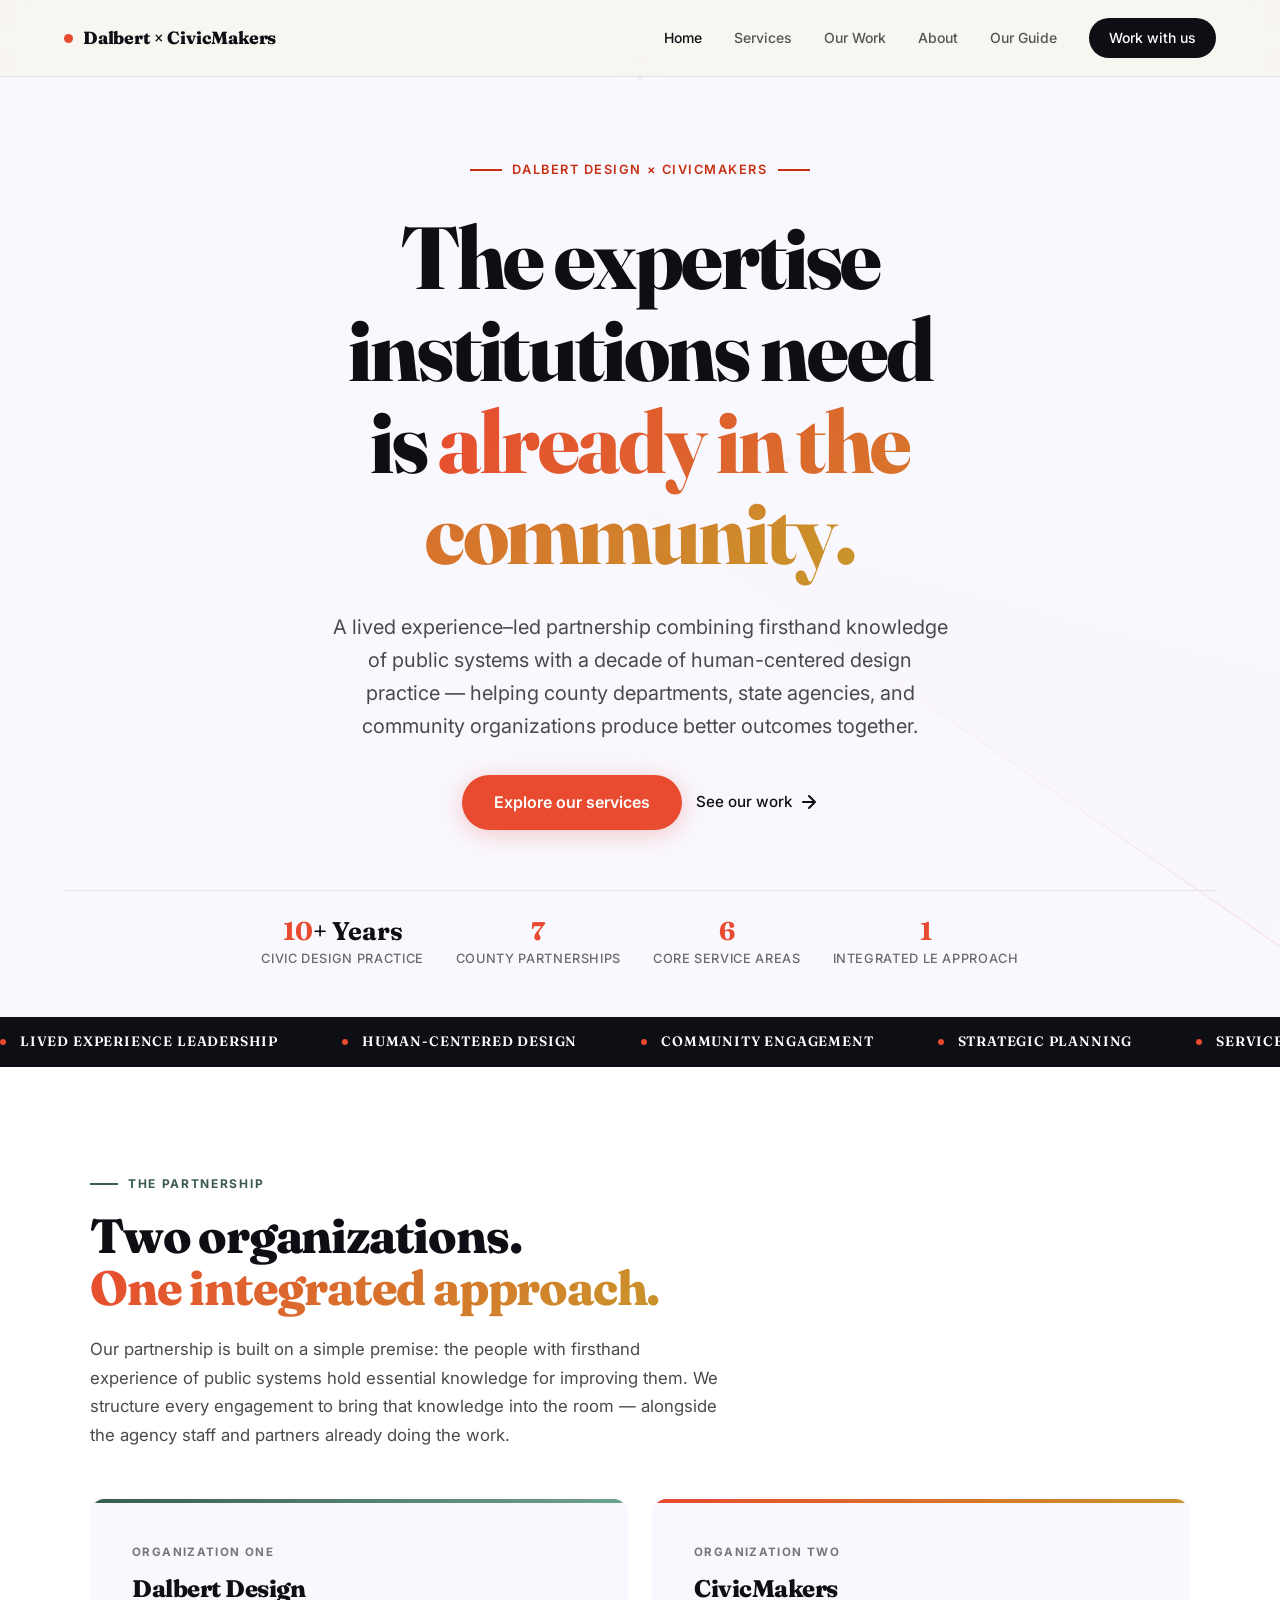
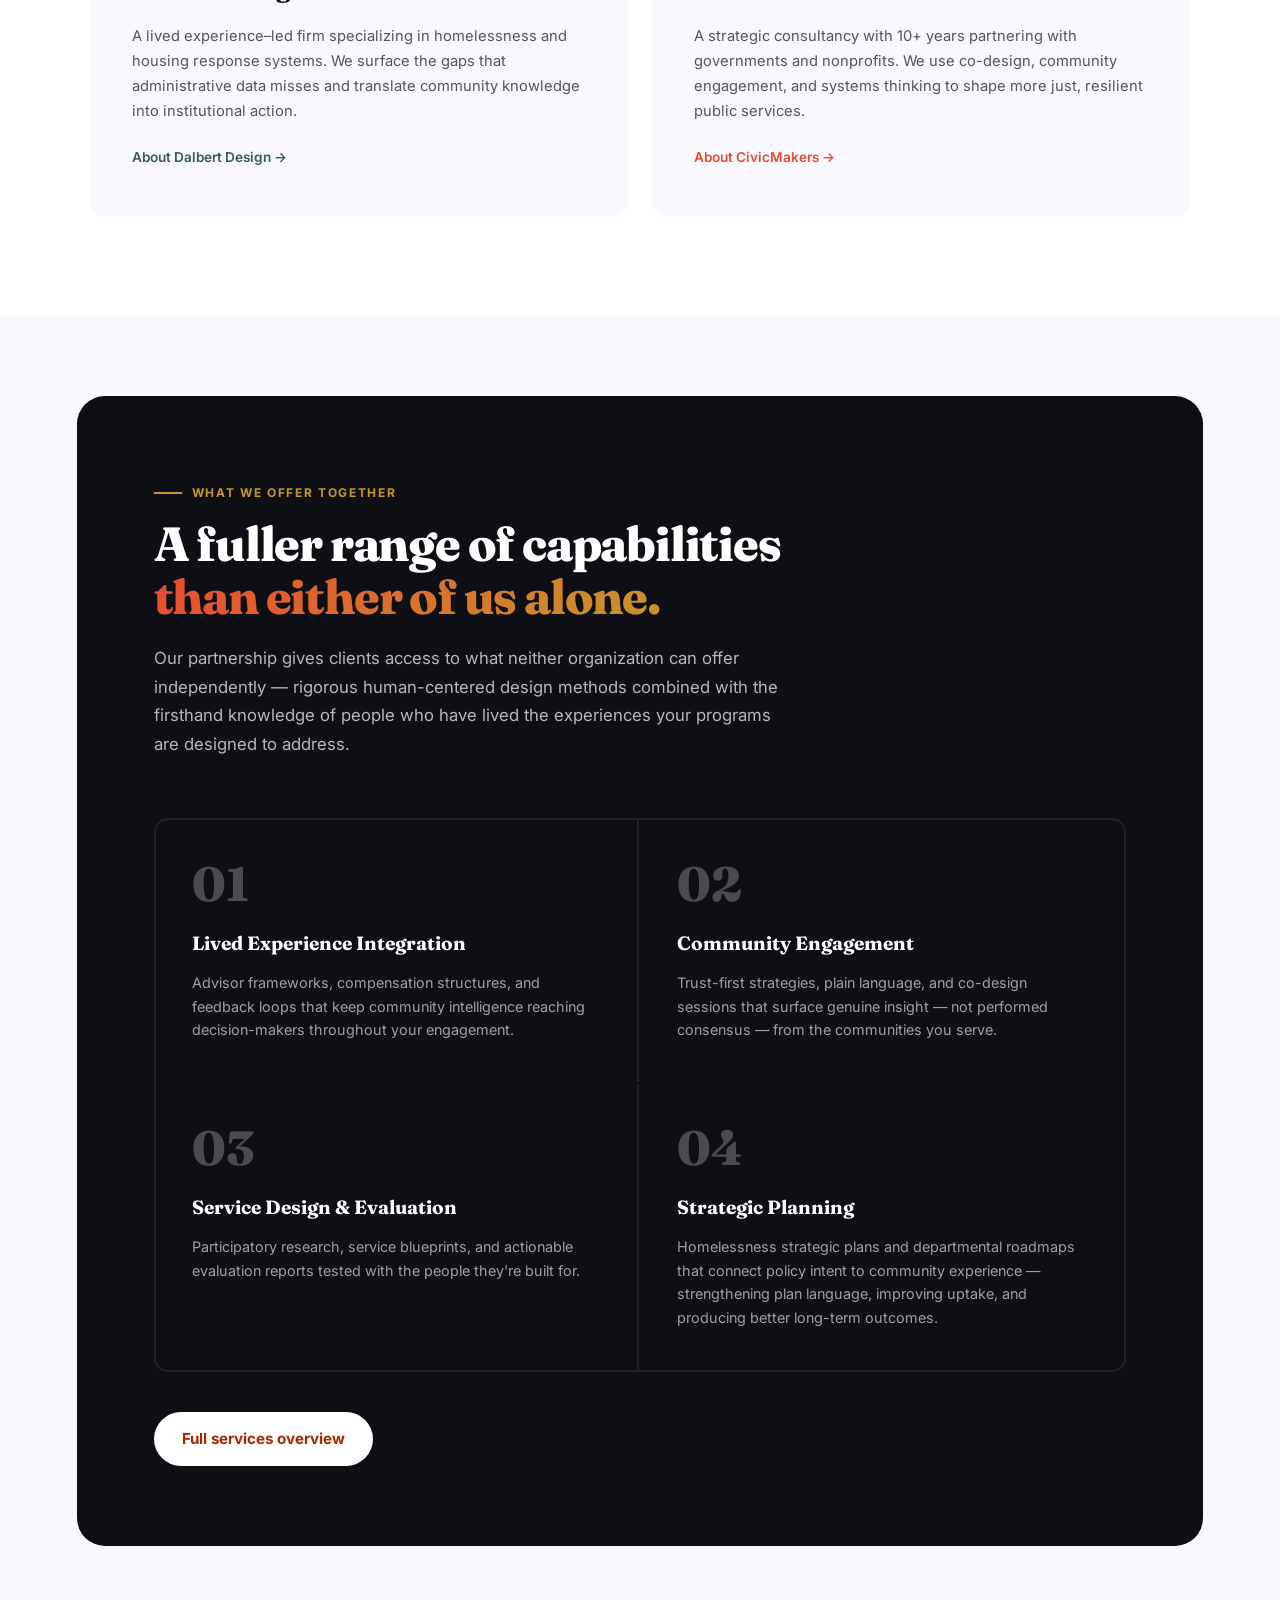
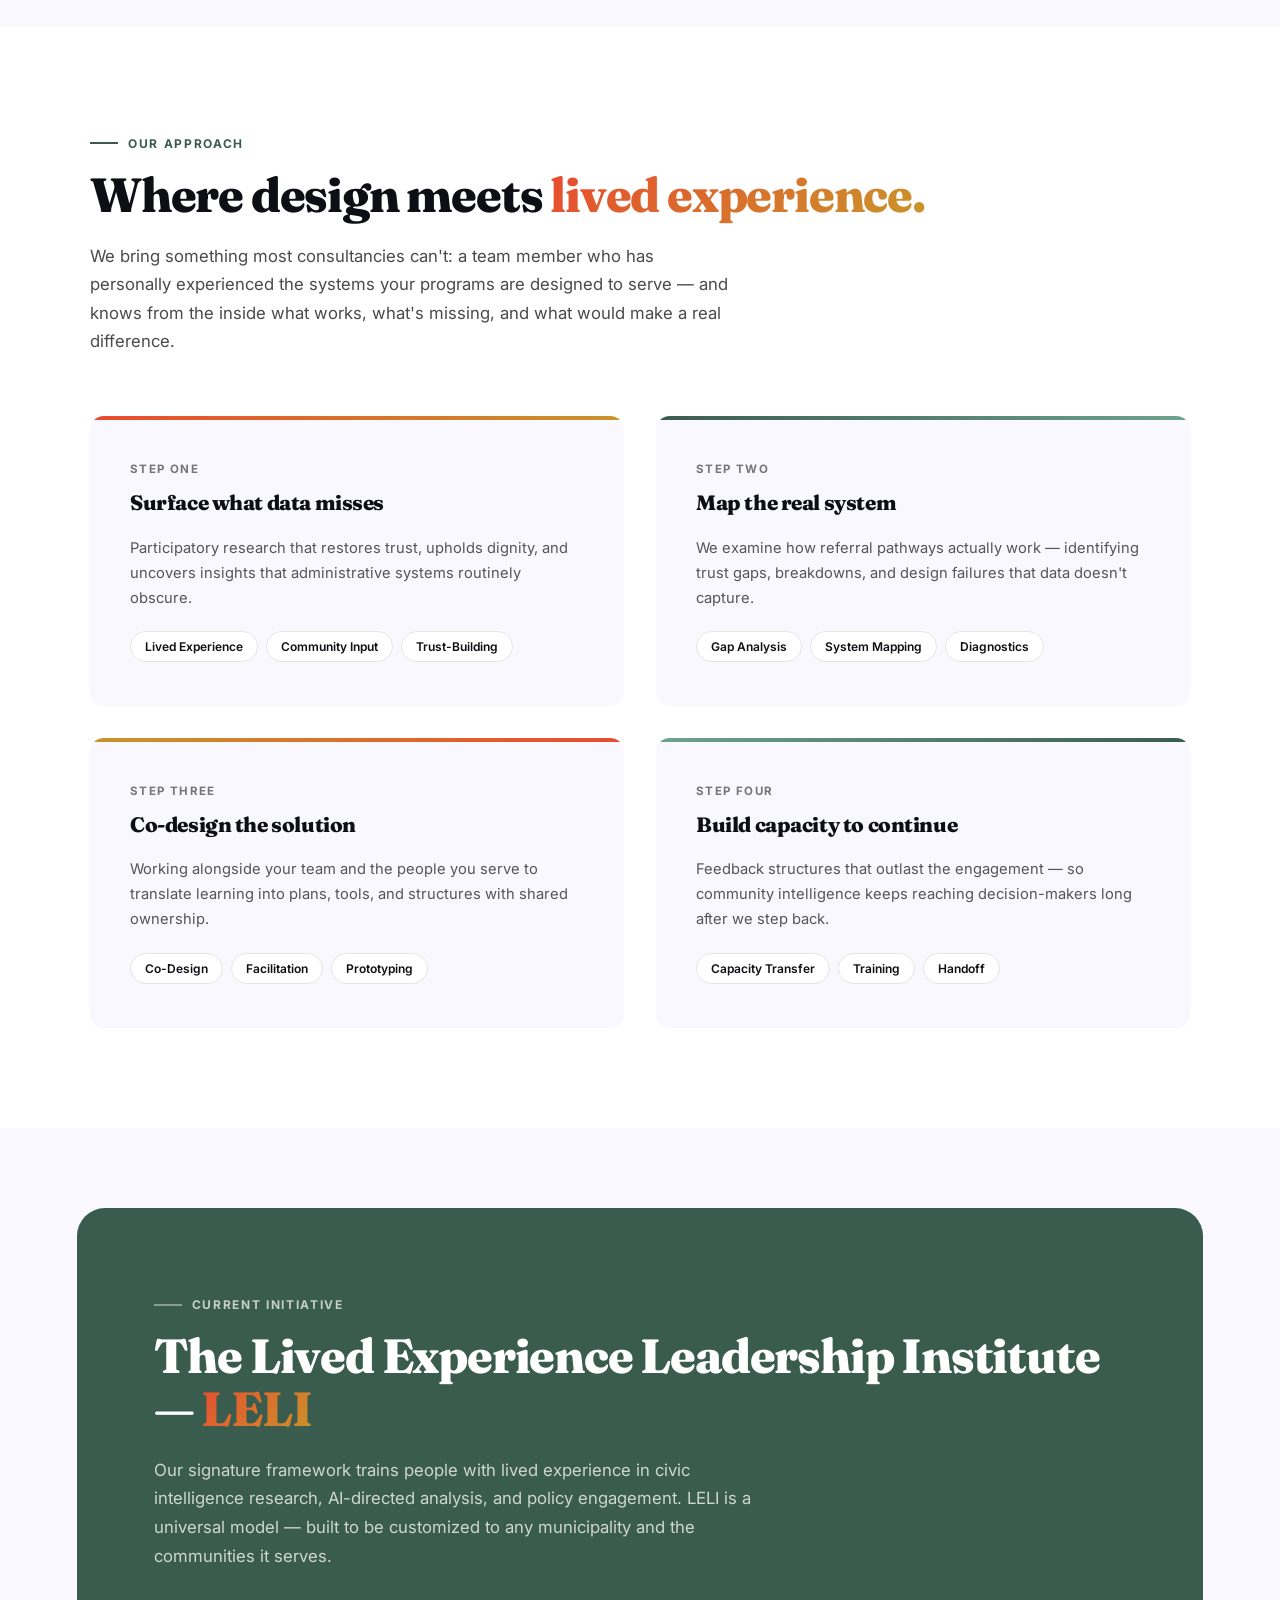
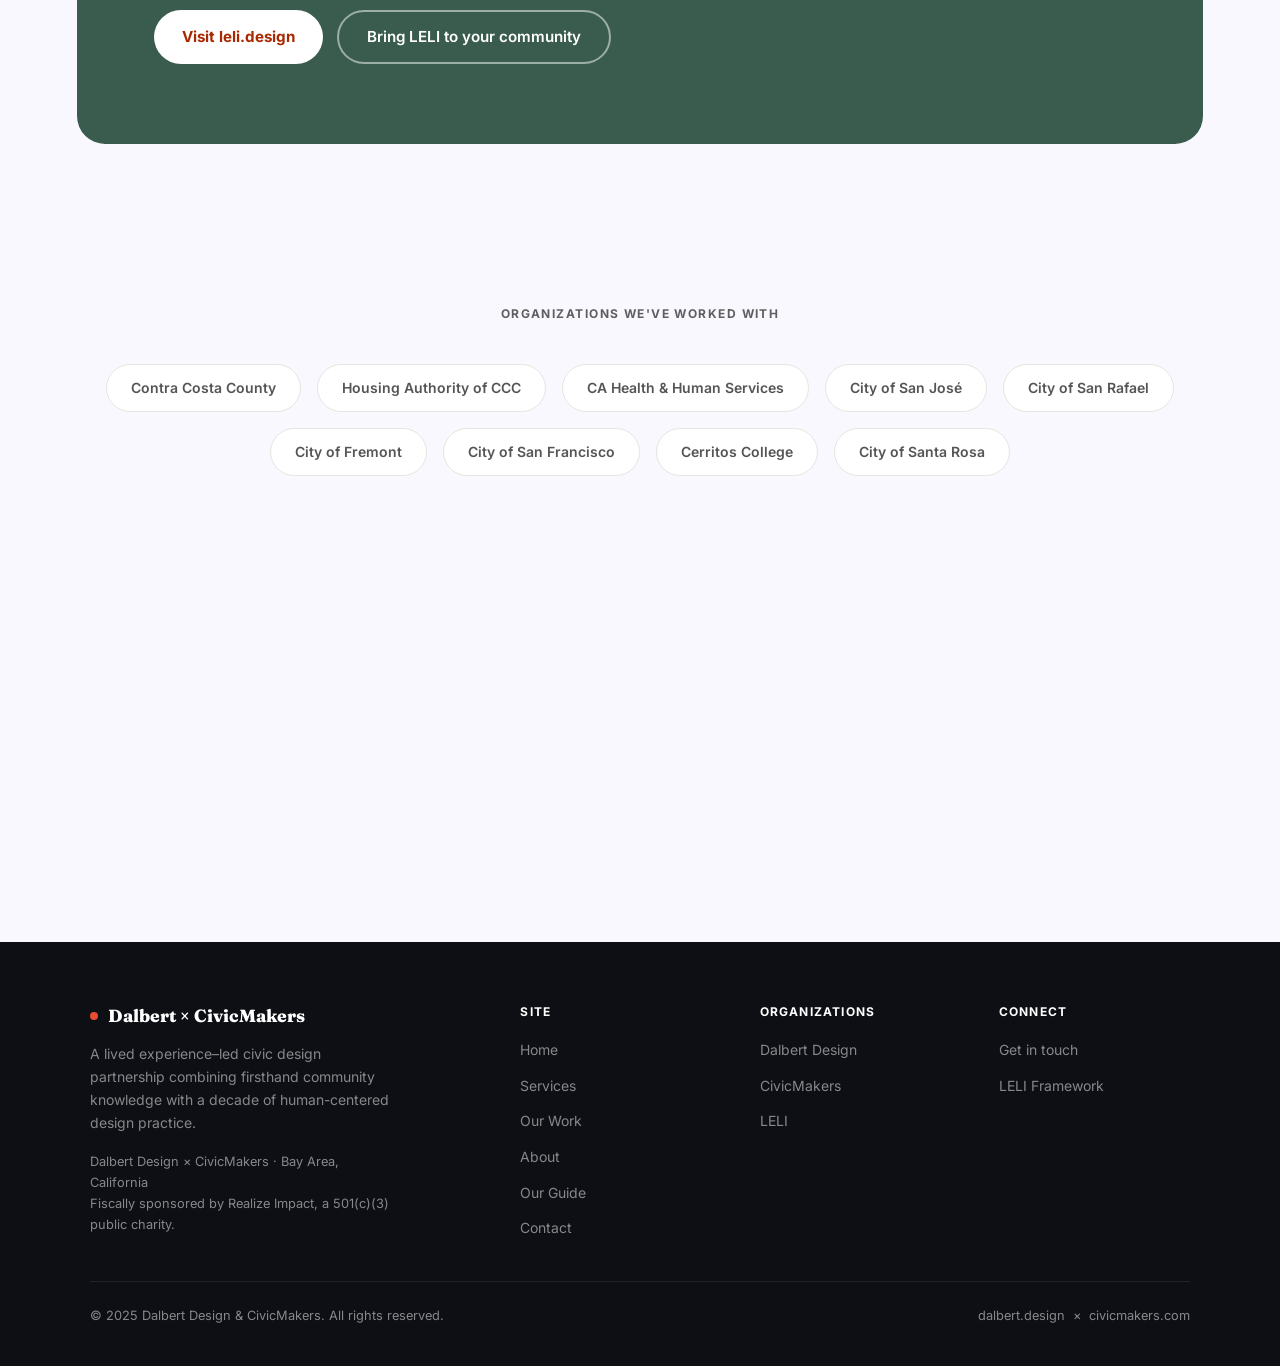
<file: index.html>
<!DOCTYPE html>
<html lang="en">
<head>
  <meta charset="UTF-8" />
  <meta name="viewport" content="width=device-width, initial-scale=1.0" />
  <meta name="description" content="Dalbert Design and CivicMakers — a lived experience–led civic design partnership for governments and nonprofits across California." />
  <title>Home — Dalbert Design × CivicMakers</title>
  <link rel="preconnect" href="https://fonts.googleapis.com" />
  <link rel="preconnect" href="https://fonts.gstatic.com" crossorigin />
  <link href="https://fonts.googleapis.com/css2?family=Fraunces:ital,opsz,wght@0,9..144,400;0,9..144,600;0,9..144,700;0,9..144,800;0,9..144,900;1,9..144,700&family=Inter:wght@300;400;500;600&display=swap" rel="stylesheet" />
  <link rel="stylesheet" href="shared.css" />
  <style>

    /* ── TOKENS — exact match to leli.design ── */
    :root {
      --ink:       #0d0f14;
      --paper:     #f9f8ff;
      --signal:    #e84b2f;
      --signal-lt: #fef0ed;
      --sage:      #3a5c4e;
      --sage-lt:   #eaf1ee;
      --gold:      #c9952a;
      --gold-lt:   #fdf4e3;
      --mist:      #e8e5de;
      --white:     #ffffff;
      --font-display: 'Fraunces', Georgia, serif;
      --font-body:    'Inter', sans-serif;
      --r-sm: 6px; --r-md: 14px; --r-lg: 28px; --r-pill: 999px;
    }

    *, *::before, *::after { box-sizing: border-box; margin: 0; padding: 0; }
    html { scroll-behavior: smooth; overflow-x: hidden; max-width: 100%; }
    body { font-family: var(--font-body); background: var(--paper); color: var(--ink); font-size: 16px; line-height: 1.6; overflow-x: hidden; width: 100%; max-width: 100vw; }
    img { display: block; max-width: 100%; }
    a { color: inherit; text-decoration: none; }

    /* NAV */
    nav { position: fixed; top: 0; left: 0; right: 0; z-index: 100; display: flex; align-items: center; justify-content: space-between; padding: 18px 5vw; background: rgba(247,245,240,0.88); backdrop-filter: blur(14px); -webkit-backdrop-filter: blur(14px); border-bottom: 1px solid var(--mist); transition: box-shadow .3s; }
    nav.scrolled { box-shadow: 0 2px 20px rgba(0,0,0,.08); }
    .nav-logo { font-family: var(--font-display); font-weight: 800; font-size: 1.1rem; letter-spacing: -.01em; display: flex; align-items: center; gap: 10px; }
    .nav-logo-dot { width: 9px; height: 9px; background: var(--signal); border-radius: 50%; animation: pulse-dot 2.4s ease-in-out infinite; }
    @keyframes pulse-dot { 0%,100% { opacity: 1; transform: scale(1); } 50% { opacity: .5; transform: scale(.7); } }
    .nav-links { display: flex; gap: 2rem; align-items: center; }
    .nav-links a { font-size: .875rem; font-weight: 500; color: #555; transition: color .2s; }
    .nav-links a:hover, .nav-links a.active { color: var(--ink); }
    .nav-cta { background: var(--ink); color: var(--white) !important; padding: 9px 20px; border-radius: var(--r-pill); font-size: .875rem; font-weight: 600; transition: background .2s, transform .15s; }
    .nav-cta:hover { background: var(--signal); transform: translateY(-1px); }
    .nav-hamburger { display: none; flex-direction: column; gap: 5px; cursor: pointer; }
    .nav-hamburger span { display: block; width: 24px; height: 2px; background: var(--ink); border-radius: 2px; transition: .3s; }

    /* MOBILE DRAWER */
    .nav-drawer { display: none; position: fixed; top: 0; left: 0; right: 0; bottom: 0; z-index: 99; }
    .nav-drawer.open { display: block; }
    .nav-drawer-overlay { position: absolute; inset: 0; background: rgba(13,15,20,0.55); backdrop-filter: blur(4px); -webkit-backdrop-filter: blur(4px); }
    .nav-drawer-panel { position: absolute; top: 0; right: 0; bottom: 0; width: min(320px, 85vw); background: var(--ink); padding: 24px 0 40px; display: flex; flex-direction: column; overflow-y: auto; box-shadow: -8px 0 40px rgba(0,0,0,.3); transform: translateX(100%); transition: transform .3s cubic-bezier(.4,0,.2,1); }
    .nav-drawer.open .nav-drawer-panel { transform: translateX(0); }
    .nav-drawer-close { display: flex; align-items: center; justify-content: space-between; padding: 0 24px 24px; border-bottom: 1px solid rgba(255,255,255,.1); margin-bottom: 8px; }
    .nav-drawer-logo { font-family: var(--font-display); font-weight: 800; font-size: 1.1rem; color: var(--white); display: flex; align-items: center; gap: 10px; }
    .nav-drawer-logo-dot { width: 8px; height: 8px; background: var(--signal); border-radius: 50%; }
    .nav-drawer-x { width: 36px; height: 36px; border-radius: 50%; background: rgba(255,255,255,.08); border: none; cursor: pointer; display: flex; align-items: center; justify-content: center; transition: background .2s; }
    .nav-drawer-x:hover { background: rgba(255,255,255,.16); }
    .nav-drawer-x svg { width: 16px; height: 16px; color: var(--white); }
    .nav-drawer-links { display: flex; flex-direction: column; padding: 8px 0; flex: 1; }
    .nav-drawer-links a { padding: 14px 24px; font-size: 1rem; font-weight: 600; color: rgba(255,255,255,.75); border-left: 3px solid transparent; transition: color .2s, border-color .2s, background .2s; }
    .nav-drawer-links a:hover { color: var(--white); background: rgba(255,255,255,.05); border-left-color: rgba(255,255,255,.2); }
    .nav-drawer-links a.active { color: var(--white); border-left-color: var(--signal); background: rgba(232,75,47,.1); }
    .nav-drawer-cta { margin: 16px 24px 0; }
    .nav-drawer-cta a { display: block; background: var(--signal); color: var(--white) !important; padding: 14px 24px; border-radius: var(--r-pill); font-size: .95rem; font-weight: 700; text-align: center; transition: background .2s; border-left: none !important; }
    .nav-drawer-cta a:hover { background: #c73010; }

    /* SECTIONS */
    section { padding: 100px 5vw; }
    .section-eyebrow { display: inline-flex; align-items: center; gap: 10px; font-size: .75rem; font-weight: 700; letter-spacing: .14em; text-transform: uppercase; color: var(--sage); margin-bottom: 16px; }
    .section-eyebrow::before { content: ''; width: 28px; height: 2px; background: var(--sage); }
    .section-eyebrow.signal { color: var(--signal); }
    .section-eyebrow.signal::before { background: var(--signal); }
    .section-eyebrow.gold { color: var(--gold); }
    .section-eyebrow.gold::before { background: var(--gold); }
    .section-eyebrow.light { color: rgba(255,255,255,.7); }
    .section-eyebrow.light::before { background: rgba(255,255,255,.4); }
    .section-title { font-family: var(--font-display); font-weight: 800; font-size: clamp(1.5rem, 4vw, 3rem); line-height: 1.1; letter-spacing: -.025em; margin-bottom: 20px; }
    .section-title em { font-style: normal; background: linear-gradient(135deg, var(--signal) 0%, var(--gold) 100%); -webkit-background-clip: text; -webkit-text-fill-color: transparent; background-clip: text; }
    .section-body { font-size: 1.05rem; color: #4a4a4a; line-height: 1.7; max-width: 640px; }

    /* DARK BAND */
    .band-dark { background: var(--ink); color: var(--white); border-radius: var(--r-lg); margin: 0 3vw; padding: 80px 6vw; max-width: calc(100% - 6vw); }
    .band-dark .section-eyebrow { color: var(--gold); }
    .band-dark .section-eyebrow::before { background: var(--gold); }
    .band-dark .section-title { color: var(--white); }
    .band-dark .section-body { color: rgba(255,255,255,.7); }

    /* SAGE BAND */
    .band-sage { background: var(--sage); color: var(--white); border-radius: var(--r-lg); margin: 0 3vw; padding: 80px 6vw; max-width: calc(100% - 6vw); overflow: hidden; position: relative; }
    .band-sage .section-eyebrow { color: rgba(255,255,255,.7); }
    .band-sage .section-eyebrow::before { background: rgba(255,255,255,.4); }
    .band-sage .section-title { color: var(--white); }
    .band-sage .section-body { color: rgba(255,255,255,.75); }

    /* TICKER */
    .ticker { background: var(--ink); color: var(--white); padding: 14px 0; overflow: hidden; display: flex; width: 100%; max-width: 100vw; }
    .ticker-track { display: flex; gap: 64px; white-space: nowrap; animation: ticker-scroll 30s linear infinite; }
    .ticker-item { display: flex; align-items: center; gap: 14px; font-family: var(--font-display); font-size: .85rem; font-weight: 600; letter-spacing: .06em; text-transform: uppercase; flex-shrink: 0; }
    .ticker-dot { width: 6px; height: 6px; background: var(--signal); border-radius: 50%; flex-shrink: 0; }
    @keyframes ticker-scroll { from { transform: translateX(0); } to { transform: translateX(-50%); } }

    /* BUTTONS */
    .btn-primary { background: var(--signal); color: var(--white); padding: 15px 32px; border-radius: var(--r-pill); font-size: 1rem; font-weight: 600; transition: transform .15s, box-shadow .15s; box-shadow: 0 4px 24px rgba(232,75,47,.28); display: inline-block; }
    .btn-primary:hover { transform: translateY(-2px); box-shadow: 0 8px 32px rgba(232,75,47,.38); }
    .btn-secondary { display: inline-flex; align-items: center; gap: 8px; font-size: .95rem; font-weight: 500; color: var(--ink); transition: gap .2s; }
    .btn-secondary:hover { gap: 12px; }
    .btn-white { background: var(--white); color: #a82800; padding: 15px 28px; border-radius: var(--r-pill); font-size: .95rem; font-weight: 700; text-align: center; transition: transform .15s, box-shadow .15s; white-space: nowrap; display: inline-block; }
    .btn-white:hover { transform: translateY(-2px); box-shadow: 0 8px 28px rgba(0,0,0,.15); }
    .btn-ghost-white { border: 2px solid rgba(255,255,255,.5); color: var(--white); padding: 13px 28px; border-radius: var(--r-pill); font-size: .95rem; font-weight: 600; text-align: center; transition: border-color .15s, background .15s; display: inline-block; }
    .btn-ghost-white:hover { border-color: var(--white); background: rgba(255,255,255,.12); }
    .btn-sage { background: var(--sage); color: var(--white); padding: 14px 30px; border-radius: var(--r-pill); font-size: .95rem; font-weight: 600; display: inline-block; transition: background .2s, transform .15s; }
    .btn-sage:hover { background: #2d4a3e; transform: translateY(-1px); }

    /* TAGS */
    .tag { padding: 5px 14px; border-radius: var(--r-pill); font-size: .75rem; font-weight: 600; background: var(--white); border: 1px solid var(--mist); display: inline-block; }
    .tag-signal { background: var(--signal-lt); color: var(--signal); border-color: transparent; }
    .tag-sage   { background: var(--sage-lt);   color: var(--sage);   border-color: transparent; }
    .tag-gold   { background: var(--gold-lt);   color: var(--gold);   border-color: transparent; }

    /* CTA BAND */
    .cta-band { background: linear-gradient(135deg, #c03220 0%, #8f1f0f 100%); color: var(--white); border-radius: var(--r-lg); margin: 0 3vw 80px; padding: 72px 8vw; display: grid; grid-template-columns: 1fr auto; gap: 40px; align-items: center; }
    .cta-band h2 { font-family: var(--font-display); font-size: clamp(1.4rem, 3.5vw, 2.8rem); font-weight: 800; line-height: 1.1; letter-spacing: -.025em; }
    .cta-band p { font-size: 1rem; color: rgba(255,255,255,.9); margin-top: 12px; max-width: 500px; }
    .cta-band-actions { display: flex; flex-direction: column; gap: 12px; flex-shrink: 0; }

    /* PARTNER BADGES */
    .partner-badge { background: var(--white); border: 1.5px solid var(--mist); border-radius: var(--r-pill); padding: 12px 24px; font-size: .875rem; font-weight: 600; color: #555; transition: border-color .2s, color .2s; display: inline-block; }
    .partner-badge:hover { border-color: var(--sage); color: var(--sage); }

    /* PHASE / CARD */
    .phase { background: var(--paper); border-radius: var(--r-md); padding: 44px 40px; position: relative; overflow: hidden; }
    .phase::before { content: ''; position: absolute; top: 0; left: 0; right: 0; height: 4px; }
    .phase-a::before { background: linear-gradient(90deg, var(--signal), var(--gold)); }
    .phase-b::before { background: linear-gradient(90deg, var(--sage), #6da38e); }
    .phase-c::before { background: linear-gradient(90deg, var(--gold), var(--signal)); }
    .phase-d::before { background: linear-gradient(90deg, #6da38e, var(--sage)); }
    .phase-label { font-size: .72rem; font-weight: 700; letter-spacing: .12em; text-transform: uppercase; color: #767676; margin-bottom: 8px; }
    .phase-title { font-family: var(--font-display); font-size: 1.3rem; font-weight: 800; margin-bottom: 16px; letter-spacing: -.02em; }
    .phase-desc { font-size: .92rem; color: #555; line-height: 1.7; }
    .phase-tags { display: flex; flex-wrap: wrap; gap: 8px; margin-top: 20px; }

    /* IMPACT NUMBERS */
    .impact-num { font-family: var(--font-display); font-size: 2.4rem; font-weight: 800; color: var(--ink); line-height: 1; margin-bottom: 8px; }
    .impact-num em { font-style: normal; color: var(--signal); }

    /* FOOTER */
    footer { background: var(--ink); color: rgba(255,255,255,.5); padding: 60px 5vw 40px; }
    .footer-inner { max-width: 1100px; margin: 0 auto; display: grid; grid-template-columns: 2fr 1fr 1fr 1fr; gap: 48px; }
    .footer-brand h3 { font-family: var(--font-display); font-size: 1.1rem; font-weight: 800; color: var(--white); margin-bottom: 12px; display: flex; align-items: center; gap: 10px; }
    .footer-brand-dot { width: 8px; height: 8px; background: var(--signal); border-radius: 50%; flex-shrink: 0; }
    .footer-brand p { font-size: .875rem; line-height: 1.65; max-width: 300px; }
    .footer-col h4 { font-size: .75rem; font-weight: 700; letter-spacing: .1em; text-transform: uppercase; color: var(--white); margin-bottom: 16px; }
    .footer-col ul { list-style: none; display: flex; flex-direction: column; gap: 10px; }
    .footer-col a { font-size: .875rem; transition: color .2s; }
    .footer-col a:hover { color: var(--white); }
    .footer-bottom { max-width: 1100px; margin: 40px auto 0; padding-top: 24px; border-top: 1px solid rgba(255,255,255,.08); display: flex; justify-content: space-between; align-items: center; flex-wrap: wrap; gap: 12px; font-size: .8rem; }
    .footer-bottom a { transition: color .2s; }
    .footer-bottom a:hover { color: var(--white); }

    /* ANIMATIONS */
    .fade-up { opacity: 0; transform: translateY(28px); transition: opacity .6s ease, transform .6s ease; }
    .fade-up.visible { opacity: 1; transform: translateY(0); }

    /* PAGE HERO (interior) */

    /* RESPONSIVE */
    @media (max-width: 900px) {
      .cta-band { grid-template-columns: 1fr; }
      .footer-inner { grid-template-columns: 1fr 1fr; }
    }
    @media (max-width: 640px) {
      nav { padding: 14px 5vw; }
      .nav-links { display: none; }
      .nav-hamburger { display: flex; }
      .footer-inner { grid-template-columns: 1fr; }
      .band-dark { margin: 0; border-radius: 0; padding: 56px 5vw; max-width: 100%; }
      .band-sage { margin: 0; border-radius: 0; padding: 56px 5vw; max-width: 100%; }
      .cta-band { margin: 0 0 48px; border-radius: 0; padding: 52px 6vw; }
      section { padding: 72px 5vw; }
    }
    @media (prefers-reduced-motion: reduce) {
      .ticker-track { animation: none; }
      .nav-logo-dot { animation: none; }
      .fade-up { transition: none; opacity: 1; transform: none; }
    }


    /* ── HERO ── */
    .hero { min-height: 100svh; display: grid; grid-template-rows: 1fr auto; padding: 0 5vw; padding-top: 80px; position: relative; overflow: hidden; background: var(--paper); }
    .hero-canvas { position: absolute; inset: 0; pointer-events: none; width: 100% !important; }
    .hero::after { content: ''; position: absolute; inset: 0; pointer-events: none; background: radial-gradient(ellipse at center, rgba(249,248,255,0.92) 0%, rgba(249,248,255,0.75) 55%, rgba(249,248,255,0.3) 100%); z-index: 0; }
    .hero-content { position: relative; z-index: 2; display: flex; flex-direction: column; justify-content: center; align-items: center; gap: 2rem; max-width: min(860px,100%); padding: 80px 0 60px; text-align: center; margin: 0 auto; }
    .hero-stats { position: relative; z-index: 2; display: flex; flex-wrap: wrap; gap: 32px; padding: 28px 0 48px; border-top: 1px solid var(--mist); justify-content: center; }
    .stat { display: flex; flex-direction: column; gap: 4px; text-align: center; }
    .stat-num { font-family: var(--font-display); font-size: clamp(1.1rem,2.5vw,1.6rem); font-weight: 700; line-height: 1; color: var(--ink); }
    .stat-num span { color: var(--signal); }
    .stat-label { font-size: .8rem; font-weight: 500; color: #6b6b6b; letter-spacing: .05em; text-transform: uppercase; }
    .hero-eyebrow { display: inline-flex; align-items: center; gap: 10px; font-size: .8rem; font-weight: 600; letter-spacing: .12em; text-transform: uppercase; color: #c73010; }
    .hero-eyebrow-line { width: 32px; height: 2px; background: #c73010; flex-shrink: 0; }
    .hero-headline { font-family: var(--font-display); font-weight: 800; font-size: clamp(2rem,7vw,5.5rem); line-height: 1.04; letter-spacing: -.03em; }
    .hero-headline em { font-style: normal; background: linear-gradient(135deg, var(--signal) 0%, var(--gold) 100%); -webkit-background-clip: text; -webkit-text-fill-color: transparent; background-clip: text; }
    .hero-sub { font-size: clamp(.95rem,2.2vw,1.25rem); color: #4a4a4a; max-width: 620px; line-height: 1.65; }
    .hero-actions { display: flex; flex-wrap: wrap; gap: 14px; align-items: center; justify-content: center; }
    /* WHAT grid */
    .what-grid { display: grid; grid-template-columns: repeat(2,1fr); gap: 2px; margin-top: 60px; border: 2px solid rgba(255,255,255,.08); border-radius: var(--r-md); overflow: hidden; }
    .what-card { padding: 40px 36px; border-right: 2px solid rgba(255,255,255,.08); transition: background .25s; }
    .what-card:last-child,.what-card:nth-child(2) { border-right: none; }
    .what-card:hover { background: rgba(255,255,255,.04); }
    .what-card-num { font-family: var(--font-display); font-size: 3rem; font-weight: 800; color: rgba(255,255,255,.25); line-height: 1; margin-bottom: 20px; }
    .what-card h3 { font-family: var(--font-display); font-size: 1.2rem; font-weight: 700; margin-bottom: 12px; color: var(--white); }
    .what-card p { font-size: .9rem; color: rgba(255,255,255,.6); line-height: 1.65; }
    /* PHASES */
    .phases-grid { display: grid; grid-template-columns: 1fr 1fr; gap: 32px; margin-top: 60px; }
    /* ORG CARDS */
    .org-grid { display: grid; grid-template-columns: 1fr 1fr; gap: 24px; margin-top: 48px; }
    .org-card { background: var(--paper); border-radius: var(--r-md); padding: 44px 40px; position: relative; overflow: hidden; border: 2px solid transparent; transition: border-color .2s, transform .2s; }
    .org-card:hover { border-color: var(--mist); transform: translateY(-3px); }
    .org-card::before { content: ''; position: absolute; top: 0; left: 0; right: 0; height: 4px; }
    .org-card.dalbert::before { background: linear-gradient(90deg,var(--sage),#6da38e); }
    .org-card.civic::before { background: linear-gradient(90deg,var(--signal),var(--gold)); }
    .org-label { font-size: .72rem; font-weight: 700; letter-spacing: .12em; text-transform: uppercase; color: #767676; margin-bottom: 8px; }
    .org-name { font-family: var(--font-display); font-size: 1.5rem; font-weight: 800; margin-bottom: 16px; letter-spacing: -.02em; }
    .org-desc { font-size: .92rem; color: #555; line-height: 1.7; margin-bottom: 20px; }
    .org-link { font-size: .85rem; font-weight: 600; color: var(--sage); display: inline-flex; align-items: center; gap: 6px; transition: gap .2s; }
    .org-link:hover { gap: 10px; }
    .org-card.civic .org-link { color: var(--signal); }
    /* CLIENTS */
    .clients { background: var(--paper); padding: 80px 5vw; }
    .clients-label { font-size: .75rem; font-weight: 700; letter-spacing: .12em; text-transform: uppercase; color: #5f5f5f; text-align: center; margin-bottom: 40px; }
    .clients-grid { display: flex; flex-wrap: wrap; gap: 16px; justify-content: center; align-items: center; max-width: 1100px; margin: 0 auto; }
    @media (max-width: 640px) { .what-grid,.phases-grid,.org-grid { grid-template-columns: 1fr; } .hero-canvas { display: none; } .hero::after { display: none; } .hero-stats { gap: 16px; } }
  </style>
</head>
<body>
<nav id="main-nav">
  <a href="index.html" class="nav-logo">
    <span class="nav-logo-dot"></span>
    Dalbert&thinsp;&times;&thinsp;CivicMakers
  </a>
  <div class="nav-links">
    <a href="index.html" class="active">Home</a>
    <a href="services.html" class="">Services</a>
    <a href="work.html" class="">Our Work</a>
    <a href="about.html" class="">About</a>
    <a href="our-guide.html" class="">Our Guide</a>
    <a href="contact.html" class="nav-cta">Work with us</a>
  </div>
  <div class="nav-hamburger" role="button" aria-label="Open menu" tabindex="0">
    <span></span><span></span><span></span>
  </div>
</nav>
<div class="nav-drawer" id="nav-drawer">
  <div class="nav-drawer-overlay" id="nav-overlay"></div>
  <div class="nav-drawer-panel">
    <div class="nav-drawer-close">
      <div class="nav-drawer-logo">
        <span class="nav-drawer-logo-dot"></span>
        D&thinsp;&times;&thinsp;CM
      </div>
      <button class="nav-drawer-x" id="nav-close" aria-label="Close menu">
        <svg viewBox="0 0 24 24" fill="none" stroke="currentColor" stroke-width="2" stroke-linecap="round"><line x1="18" y1="6" x2="6" y2="18"/><line x1="6" y1="6" x2="18" y2="18"/></svg>
      </button>
    </div>
    <div class="nav-drawer-links">
      <a href="index.html" class="active">Home</a>
      <a href="services.html" class="">Services</a>
      <a href="work.html" class="">Our Work</a>
      <a href="about.html" class="">About</a>
      <a href="our-guide.html" class="">Our Guide</a>
    </div>
    <div class="nav-drawer-cta"><a href="contact.html">Work with us</a></div>
  </div>
</div>

<section class="hero">
  <canvas class="hero-canvas" id="radar-canvas" aria-hidden="true"></canvas>
  <div class="hero-content">
    <div class="hero-eyebrow">
      <span class="hero-eyebrow-line"></span>
      Dalbert Design × CivicMakers
      <span class="hero-eyebrow-line"></span>
    </div>
    <h1 class="hero-headline">
      The expertise<br>institutions need<br>is <em>already in the community.</em>
    </h1>
    <p class="hero-sub">A lived experience–led partnership combining firsthand knowledge of public systems with a decade of human-centered design practice — helping county departments, state agencies, and community organizations produce better outcomes together.</p>
    <div class="hero-actions">
      <a href="services.html" class="btn-primary">Explore our services</a>
      <a href="work.html" class="btn-secondary">See our work <svg viewBox="0 0 18 18" fill="none" stroke="currentColor" stroke-width="2" stroke-linecap="round" stroke-linejoin="round" width="18" height="18"><path d="M3 9h12M9 3l6 6-6 6"/></svg></a>
    </div>
  </div>
  <div class="hero-stats fade-up">
    <div class="stat"><span class="stat-num"><span>10</span>+ Years</span><span class="stat-label">Civic design practice</span></div>
    <div class="stat"><span class="stat-num"><span>7</span></span><span class="stat-label">County partnerships</span></div>
    <div class="stat"><span class="stat-num"><span>6</span></span><span class="stat-label">Core service areas</span></div>
    <div class="stat"><span class="stat-num"><span>1</span></span><span class="stat-label">Integrated LE approach</span></div>
  </div>
</section>

<div class="ticker" aria-hidden="true">
  <div class="ticker-track">
    <span class="ticker-item"><span class="ticker-dot"></span>Lived Experience Leadership</span>
    <span class="ticker-item"><span class="ticker-dot"></span>Human-Centered Design</span>
    <span class="ticker-item"><span class="ticker-dot"></span>Community Engagement</span>
    <span class="ticker-item"><span class="ticker-dot"></span>Strategic Planning</span>
    <span class="ticker-item"><span class="ticker-dot"></span>Service Design &amp; Evaluation</span>
    <span class="ticker-item"><span class="ticker-dot"></span>Capacity Building</span>
    <span class="ticker-item"><span class="ticker-dot"></span>Gap Analysis</span>
    <span class="ticker-item"><span class="ticker-dot"></span>Civic Intelligence</span>
    <span class="ticker-item"><span class="ticker-dot"></span>Lived Experience Leadership</span>
    <span class="ticker-item"><span class="ticker-dot"></span>Human-Centered Design</span>
    <span class="ticker-item"><span class="ticker-dot"></span>Community Engagement</span>
    <span class="ticker-item"><span class="ticker-dot"></span>Strategic Planning</span>
    <span class="ticker-item"><span class="ticker-dot"></span>Service Design &amp; Evaluation</span>
    <span class="ticker-item"><span class="ticker-dot"></span>Capacity Building</span>
    <span class="ticker-item"><span class="ticker-dot"></span>Gap Analysis</span>
    <span class="ticker-item"><span class="ticker-dot"></span>Civic Intelligence</span>
  </div>
</div>

<!-- TWO ORGS -->
<section style="background:var(--white);">
  <div style="max-width:1100px;margin:0 auto;">
    <div class="section-eyebrow fade-up">The partnership</div>
    <h2 class="section-title fade-up">Two organizations.<br><em>One integrated approach.</em></h2>
    <p class="section-body fade-up">Our partnership is built on a simple premise: the people with firsthand experience of public systems hold essential knowledge for improving them. We structure every engagement to bring that knowledge into the room — alongside the agency staff and partners already doing the work.</p>
    <div class="org-grid">
      <div class="org-card dalbert fade-up">
        <div class="org-label">Organization one</div>
        <div class="org-name">Dalbert Design</div>
        <p class="org-desc">A lived experience–led firm specializing in homelessness and housing response systems. We surface the gaps that administrative data misses and translate community knowledge into institutional action.</p>
        <a href="about.html#dalbert" class="org-link">About Dalbert Design →</a>
      </div>
      <div class="org-card civic fade-up">
        <div class="org-label">Organization two</div>
        <div class="org-name">CivicMakers</div>
        <p class="org-desc">A strategic consultancy with 10+ years partnering with governments and nonprofits. We use co-design, community engagement, and systems thinking to shape more just, resilient public services.</p>
        <a href="about.html#civicmakers" class="org-link">About CivicMakers →</a>
      </div>
    </div>
  </div>
</section>

<!-- WHAT WE DO DARK BAND -->
<section style="padding:80px 3vw;">
  <div class="band-dark fade-up">
    <div class="section-eyebrow gold">What we offer together</div>
    <h2 class="section-title">A fuller range of capabilities<br><em>than either of us alone.</em></h2>
    <p class="section-body">Our partnership gives clients access to what neither organization can offer independently — rigorous human-centered design methods combined with the firsthand knowledge of people who have lived the experiences your programs are designed to address.</p>
    <div class="what-grid">
      <div class="what-card"><div class="what-card-num">01</div><h3>Lived Experience Integration</h3><p>Advisor frameworks, compensation structures, and feedback loops that keep community intelligence reaching decision-makers throughout your engagement.</p></div>
      <div class="what-card"><div class="what-card-num">02</div><h3>Community Engagement</h3><p>Trust-first strategies, plain language, and co-design sessions that surface genuine insight — not performed consensus — from the communities you serve.</p></div>
      <div class="what-card"><div class="what-card-num">03</div><h3>Service Design &amp; Evaluation</h3><p>Participatory research, service blueprints, and actionable evaluation reports tested with the people they're built for.</p></div>
      <div class="what-card"><div class="what-card-num">04</div><h3>Strategic Planning</h3><p>Homelessness strategic plans and departmental roadmaps that connect policy intent to community experience — strengthening plan language, improving uptake, and producing better long-term outcomes.</p></div>
    </div>
    <div style="margin-top:40px;"><a href="services.html" class="btn-white">Full services overview</a></div>
  </div>
</section>

<!-- HOW WE WORK -->
<section style="background:var(--white);">
  <div style="max-width:1100px;margin:0 auto;">
    <div class="section-eyebrow fade-up">Our approach</div>
    <h2 class="section-title fade-up">Where design meets <em>lived experience.</em></h2>
    <p class="section-body fade-up">We bring something most consultancies can't: a team member who has personally experienced the systems your programs are designed to serve — and knows from the inside what works, what's missing, and what would make a real difference.</p>
    <div class="phases-grid">
      <div class="phase phase-a fade-up">
        <div class="phase-label">Step One</div>
        <div class="phase-title">Surface what data misses</div>
        <p class="phase-desc">Participatory research that restores trust, upholds dignity, and uncovers insights that administrative systems routinely obscure.</p>
        <div class="phase-tags"><span class="tag">Lived Experience</span><span class="tag">Community Input</span><span class="tag">Trust-Building</span></div>
      </div>
      <div class="phase phase-b fade-up">
        <div class="phase-label">Step Two</div>
        <div class="phase-title">Map the real system</div>
        <p class="phase-desc">We examine how referral pathways actually work — identifying trust gaps, breakdowns, and design failures that data doesn't capture.</p>
        <div class="phase-tags"><span class="tag">Gap Analysis</span><span class="tag">System Mapping</span><span class="tag">Diagnostics</span></div>
      </div>
      <div class="phase phase-c fade-up">
        <div class="phase-label">Step Three</div>
        <div class="phase-title">Co-design the solution</div>
        <p class="phase-desc">Working alongside your team and the people you serve to translate learning into plans, tools, and structures with shared ownership.</p>
        <div class="phase-tags"><span class="tag">Co-Design</span><span class="tag">Facilitation</span><span class="tag">Prototyping</span></div>
      </div>
      <div class="phase phase-d fade-up">
        <div class="phase-label">Step Four</div>
        <div class="phase-title">Build capacity to continue</div>
        <p class="phase-desc">Feedback structures that outlast the engagement — so community intelligence keeps reaching decision-makers long after we step back.</p>
        <div class="phase-tags"><span class="tag">Capacity Transfer</span><span class="tag">Training</span><span class="tag">Handoff</span></div>
      </div>
    </div>
  </div>
</section>

<!-- LELI SPOTLIGHT SAGE BAND -->
<section style="padding:80px 3vw;">
  <div class="band-sage fade-up">
    <div class="section-eyebrow light">Current initiative</div>
    <h2 class="section-title" style="color:var(--white);">The Lived Experience Leadership Institute — <em>LELI</em></h2>
    <p class="section-body" style="color:rgba(255,255,255,.75);max-width:600px;margin-bottom:40px;">Our signature framework trains people with lived experience in civic intelligence research, AI-directed analysis, and policy engagement. LELI is a universal model — built to be customized to any municipality and the communities it serves.</p>
    <div style="display:flex;gap:14px;flex-wrap:wrap;">
      <a href="https://leli.design" target="_blank" rel="noopener" class="btn-white">Visit leli.design</a>
      <a href="https://leli.design" target="_blank" rel="noopener" class="btn-ghost-white">Bring LELI to your community</a>
    </div>
  </div>
</section>

<!-- CLIENTS -->
<div class="clients">
  <div>
    <p class="clients-label fade-up">Organizations we've worked with</p>
    <div class="clients-grid fade-up">
      <span class="partner-badge">Contra Costa County</span>
      <span class="partner-badge">Housing Authority of CCC</span>
      <span class="partner-badge">CA Health &amp; Human Services</span>
      <span class="partner-badge">City of San José</span>
      <span class="partner-badge">City of San Rafael</span>
      <span class="partner-badge">City of Fremont</span>
      <span class="partner-badge">City of San Francisco</span>
      <span class="partner-badge">Cerritos College</span>
      <span class="partner-badge">City of Santa Rosa</span>
    </div>
  </div>
</div>

<!-- CTA BAND -->
<div class="cta-band fade-up">
  <div>
    <h2>Ready to bring lived experience into your work?</h2>
    <p>We're taking on new engagements across California. Let's talk about what this looks like for your department or initiative.</p>
  </div>
  <div class="cta-band-actions">
    <a href="contact.html" class="btn-white">Start a conversation</a>
    <a href="work.html" class="btn-ghost-white">See our work</a>
  </div>
</div>

<footer>
  <div class="footer-inner">
    <div class="footer-brand">
      <h3><span class="footer-brand-dot"></span>Dalbert&thinsp;&times;&thinsp;CivicMakers</h3>
      <p>A lived experience–led civic design partnership combining firsthand community knowledge with a decade of human-centered design practice.</p>
      <p style="margin-top:16px;font-size:.8rem;">Dalbert Design × CivicMakers · Bay Area, California<br/>Fiscally sponsored by Realize Impact, a 501(c)(3) public charity.</p>
    </div>
    <div class="footer-col">
      <h4>Site</h4>
      <ul>
        <li><a href="index.html">Home</a></li>
        <li><a href="services.html">Services</a></li>
        <li><a href="work.html">Our Work</a></li>
        <li><a href="about.html">About</a></li>
        <li><a href="our-guide.html">Our Guide</a></li>
        <li><a href="contact.html">Contact</a></li>
      </ul>
    </div>
    <div class="footer-col">
      <h4>Organizations</h4>
      <ul>
        <li><a href="https://dalbert.design" target="_blank" rel="noopener">Dalbert Design</a></li>
        <li><a href="https://civicmakers.com" target="_blank" rel="noopener">CivicMakers</a></li>
        <li><a href="https://leli.design" target="_blank" rel="noopener">LELI</a></li>
      </ul>
    </div>
    <div class="footer-col">
      <h4>Connect</h4>
      <ul>
        <li><a href="contact.html">Get in touch</a></li>
        <li><a href="https://leli.design" target="_blank" rel="noopener">LELI Framework</a></li>
      </ul>
    </div>
  </div>
  <div class="footer-bottom">
    <span>© 2025 Dalbert Design &amp; CivicMakers. All rights reserved.</span>
    <span><a href="https://dalbert.design">dalbert.design</a> &nbsp;×&nbsp; <a href="https://civicmakers.com">civicmakers.com</a></span>
  </div>
</footer>

<script>
  /* NAV scroll */
  const nav = document.getElementById('main-nav');
  if (nav) window.addEventListener('scroll', () => { nav.classList.toggle('scrolled', window.scrollY > 40); }, {passive:true});

  /* Fade-up with sibling stagger */
  const observer = new IntersectionObserver((entries) => {
    entries.forEach((e) => {
      if (e.isIntersecting) {
        const siblings = [...e.target.parentElement.querySelectorAll('.fade-up')];
        const idx = siblings.indexOf(e.target);
        setTimeout(() => { e.target.classList.add('visible'); }, idx * 80);
        observer.unobserve(e.target);
      }
    });
  }, { threshold: 0.12 });
  document.querySelectorAll('.fade-up').forEach(el => observer.observe(el));

  /* Mobile drawer */
  (function() {
    const hamburger = document.querySelector('.nav-hamburger');
    const drawer    = document.getElementById('nav-drawer');
    const overlay   = document.getElementById('nav-overlay');
    const closeBtn  = document.getElementById('nav-close');
    if (!hamburger || !drawer) return;
    function openDrawer()  { drawer.classList.add('open');    document.body.style.overflow = 'hidden'; closeBtn && closeBtn.focus(); }
    function closeDrawer() { drawer.classList.remove('open'); document.body.style.overflow = ''; hamburger.focus(); }
    hamburger.addEventListener('click', openDrawer);
    hamburger.addEventListener('keydown', e => { if (e.key==='Enter'||e.key===' ') { e.preventDefault(); openDrawer(); } });
    overlay  && overlay.addEventListener('click', closeDrawer);
    closeBtn && closeBtn.addEventListener('click', closeDrawer);
    document.addEventListener('keydown', e => { if (e.key==='Escape') closeDrawer(); });
    drawer.querySelectorAll('a').forEach(a => a.addEventListener('click', closeDrawer));
  })();
</script>
<script>
  /* Civic Radar Canvas */
  (function() {
    const canvas = document.getElementById('radar-canvas');
    if (!canvas) return;
    const ctx = canvas.getContext('2d');
    let W, H, raf;
    function resize() { W = canvas.width = canvas.parentElement.clientWidth || window.innerWidth; H = canvas.height = canvas.parentElement.clientHeight || window.innerHeight; }
    resize(); window.addEventListener('resize', resize);
    const rings = [{r:.18,alpha:.07},{r:.32,alpha:.055},{r:.50,alpha:.04},{r:.72,alpha:.028}];
    const labels = ['Dalbert Design','CivicMakers','LELI','Community','Partnership'];
    const dots = labels.map((name,i) => {
      const angle = (i/labels.length)*Math.PI*2 - Math.PI/2;
      const ring = rings[Math.floor(Math.random()*3)];
      return { name, angle, baseR: ring.r, pulse: Math.random()*Math.PI*2, pulseSpeed: .008+Math.random()*.004 };
    });
    let sweep = 0;
    function draw() {
      ctx.clearRect(0,0,W,H);
      const cx=W*.5, cy=H*.5, maxR=Math.min(W*.7,H*.85);
      rings.forEach(r => { ctx.beginPath(); ctx.arc(cx,cy,r.r*maxR,0,Math.PI*2); ctx.strokeStyle=`rgba(13,15,20,${r.alpha*.5})`; ctx.lineWidth=1; ctx.stroke(); });
      ctx.strokeStyle='rgba(13,15,20,0.025)'; ctx.lineWidth=1;
      ctx.beginPath(); ctx.moveTo(cx-maxR,cy); ctx.lineTo(cx+maxR,cy); ctx.stroke();
      ctx.beginPath(); ctx.moveTo(cx,cy-maxR); ctx.lineTo(cx,cy+maxR); ctx.stroke();
      sweep += .008;
      ctx.save(); ctx.translate(cx,cy); ctx.rotate(sweep);
      const g=ctx.createLinearGradient(0,0,maxR,0); g.addColorStop(0,'rgba(232,75,47,0.08)'); g.addColorStop(1,'rgba(232,75,47,0)');
      ctx.beginPath(); ctx.moveTo(0,0); ctx.arc(0,0,maxR,-.35,0,false); ctx.closePath(); ctx.fillStyle=g; ctx.fill();
      ctx.beginPath(); ctx.moveTo(0,0); ctx.lineTo(maxR,0); ctx.strokeStyle='rgba(232,75,47,0.18)'; ctx.lineWidth=1.5; ctx.stroke();
      ctx.restore();
      dots.forEach(dot => {
        dot.pulse += dot.pulseSpeed;
        const r=dot.baseR*maxR, dx=cx+Math.cos(dot.angle)*r, dy=cy+Math.sin(dot.angle)*r;
        const nA=((dot.angle%(Math.PI*2))+Math.PI*2)%(Math.PI*2), nS=(sweep%(Math.PI*2)+Math.PI*2)%(Math.PI*2);
        const diff=((nS-nA)+Math.PI*2)%(Math.PI*2), freshHit=diff<0.5, glow=freshHit?Math.max(0,1-diff*2):0;
        if(glow>.01){ctx.beginPath();ctx.arc(dx,dy,12+glow*16,0,Math.PI*2);ctx.fillStyle=`rgba(232,75,47,${glow*.10})`;ctx.fill();}
        ctx.beginPath(); ctx.arc(dx,dy,3.5,0,Math.PI*2); ctx.fillStyle=freshHit?`rgba(200,48,16,${.7+glow*.3})`:'rgba(13,15,20,0.18)'; ctx.fill();
        if(glow>.3){ctx.font='500 11px Inter,sans-serif';ctx.fillStyle=`rgba(180,40,10,${glow*.85})`;ctx.fillText(dot.name,dx+10,dy+4);}
      });
      raf=requestAnimationFrame(draw);
    }
    raf=requestAnimationFrame(draw);
    document.addEventListener('visibilitychange',()=>{ if(document.hidden) cancelAnimationFrame(raf); else raf=requestAnimationFrame(draw); });
  })();
</script>
</body>
</html>
</file>
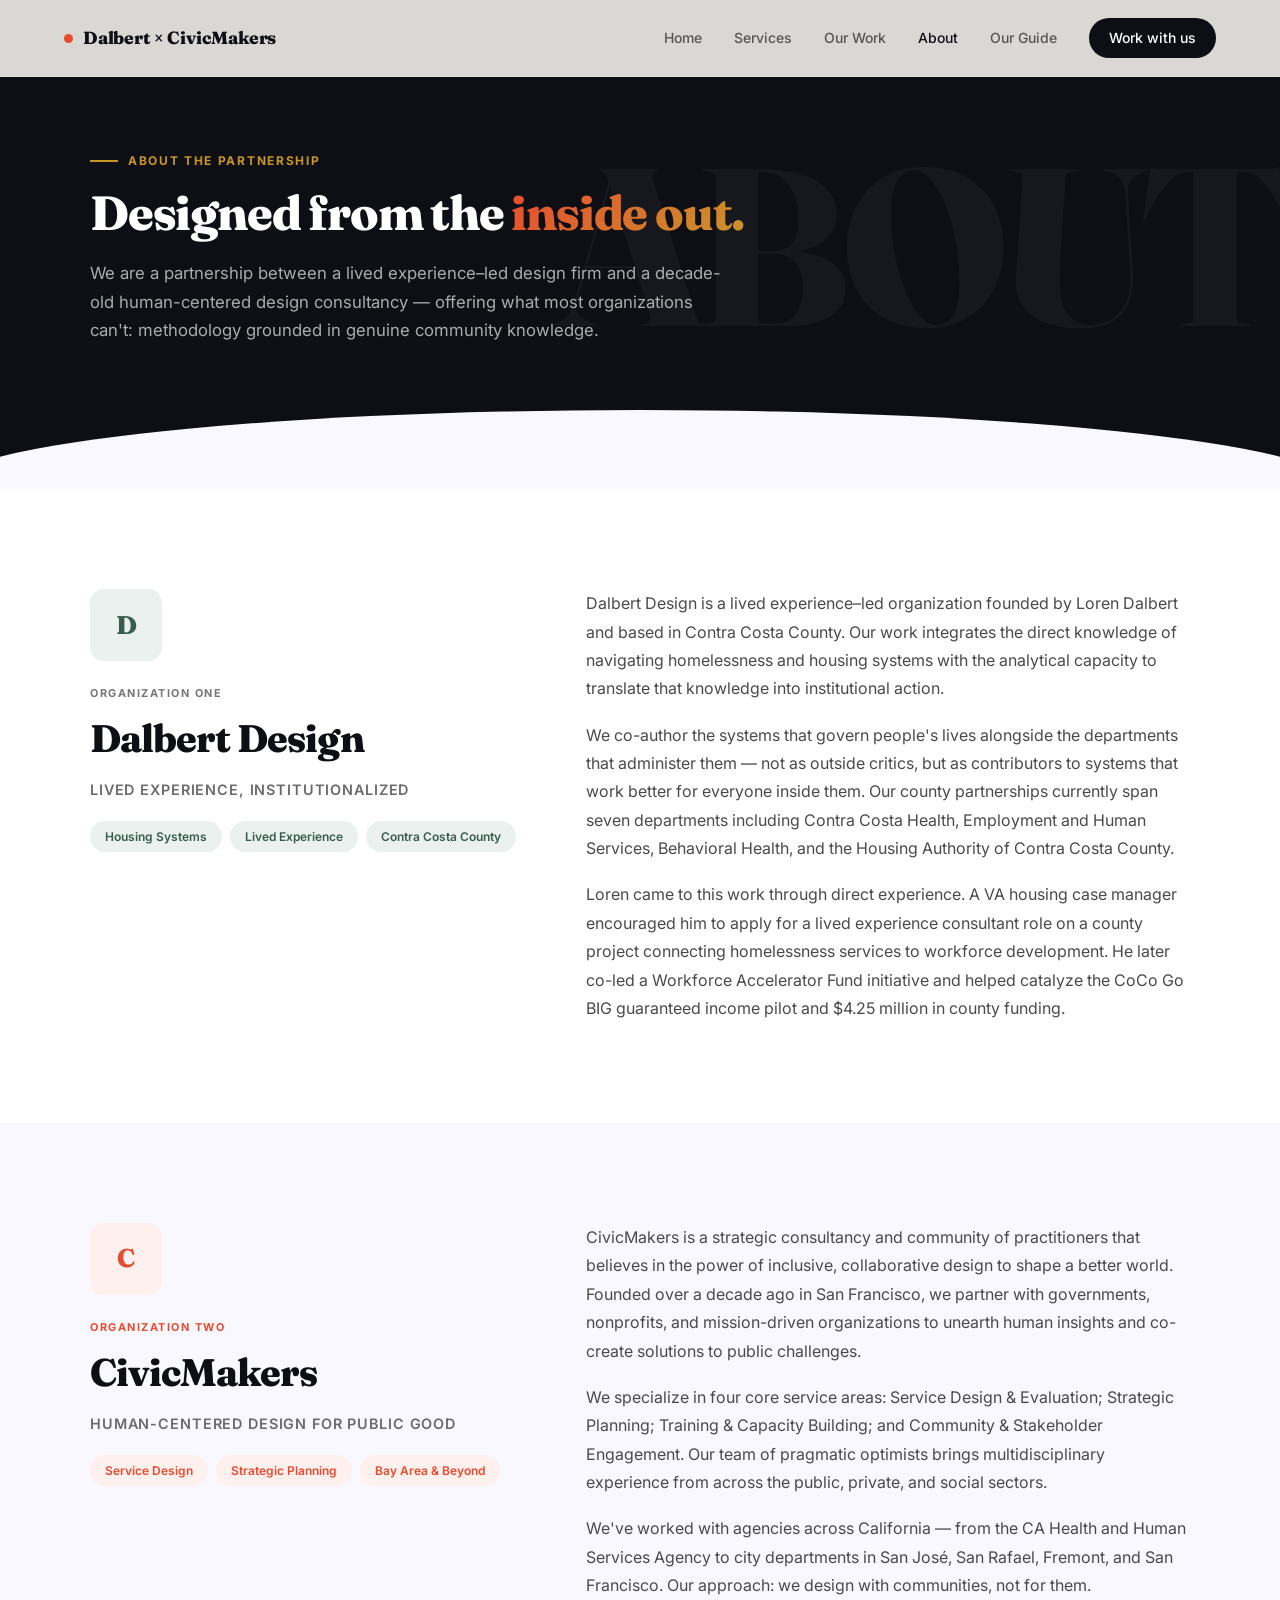
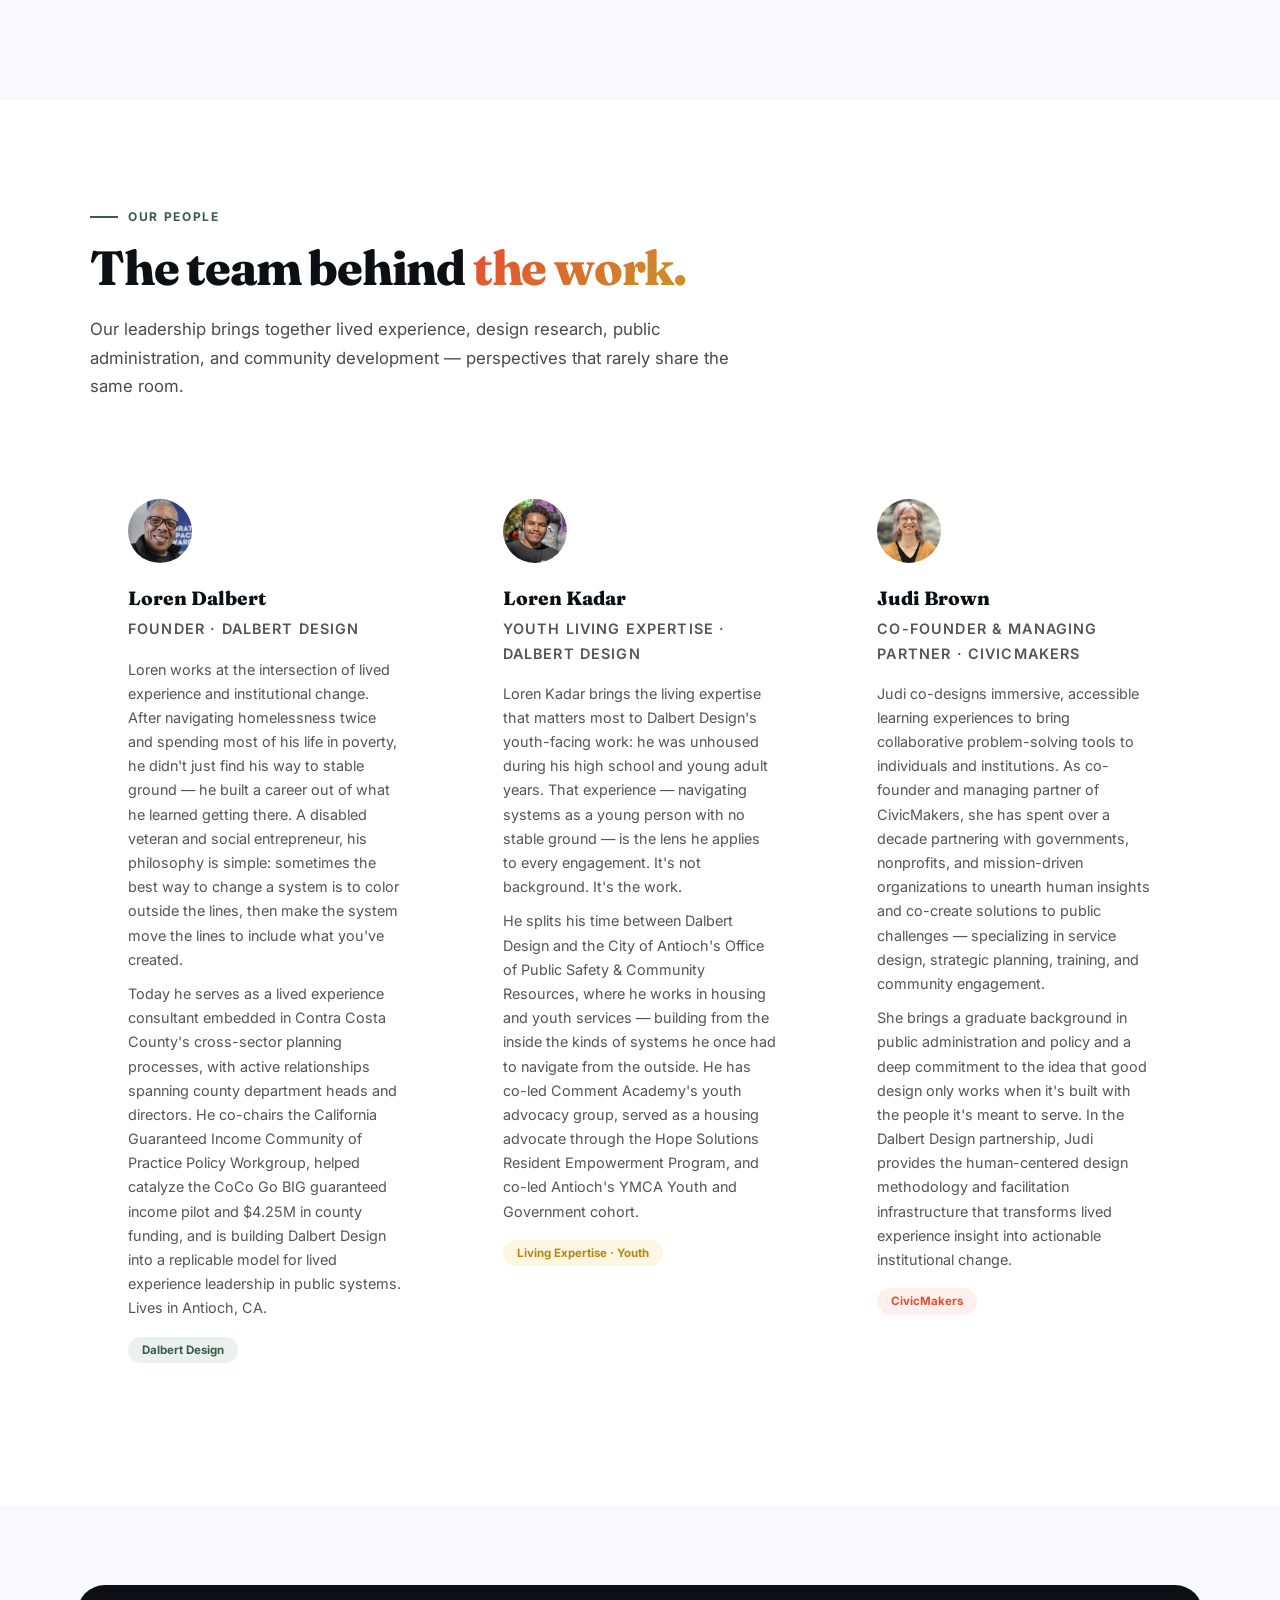
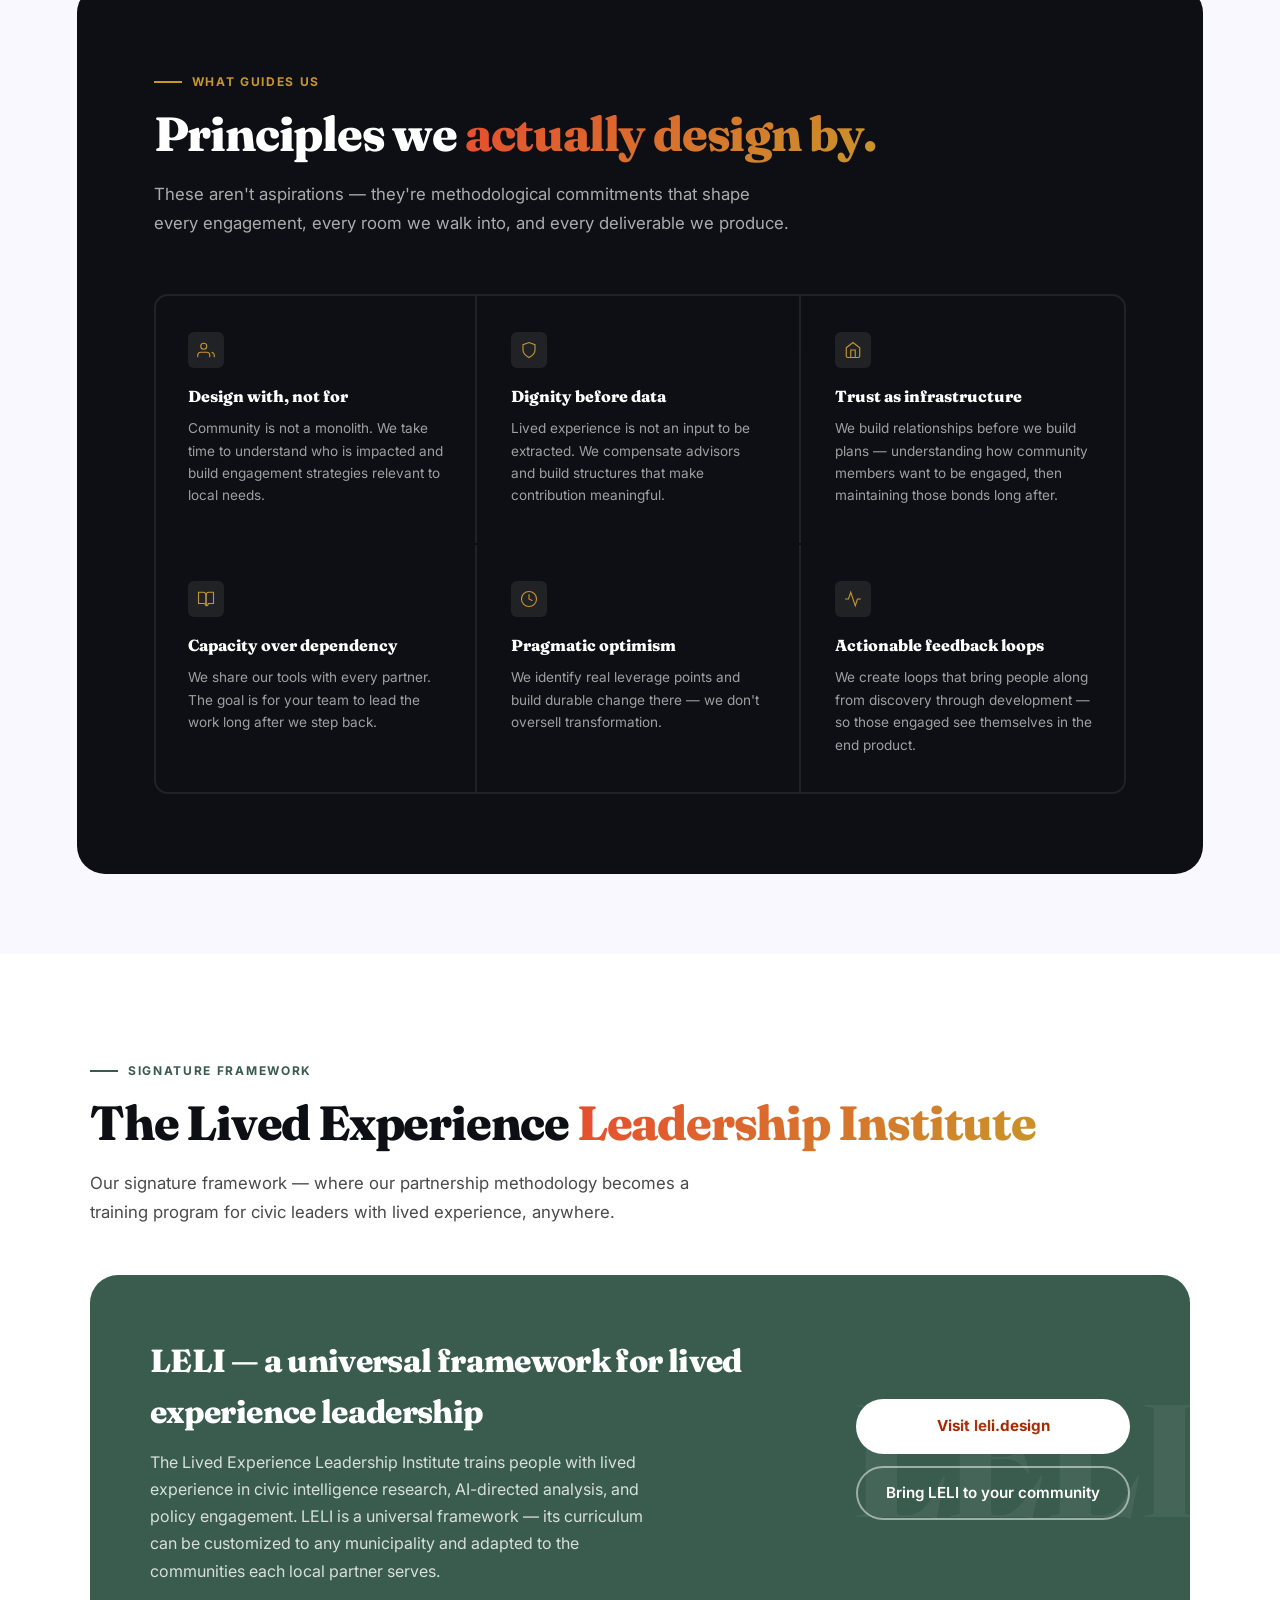
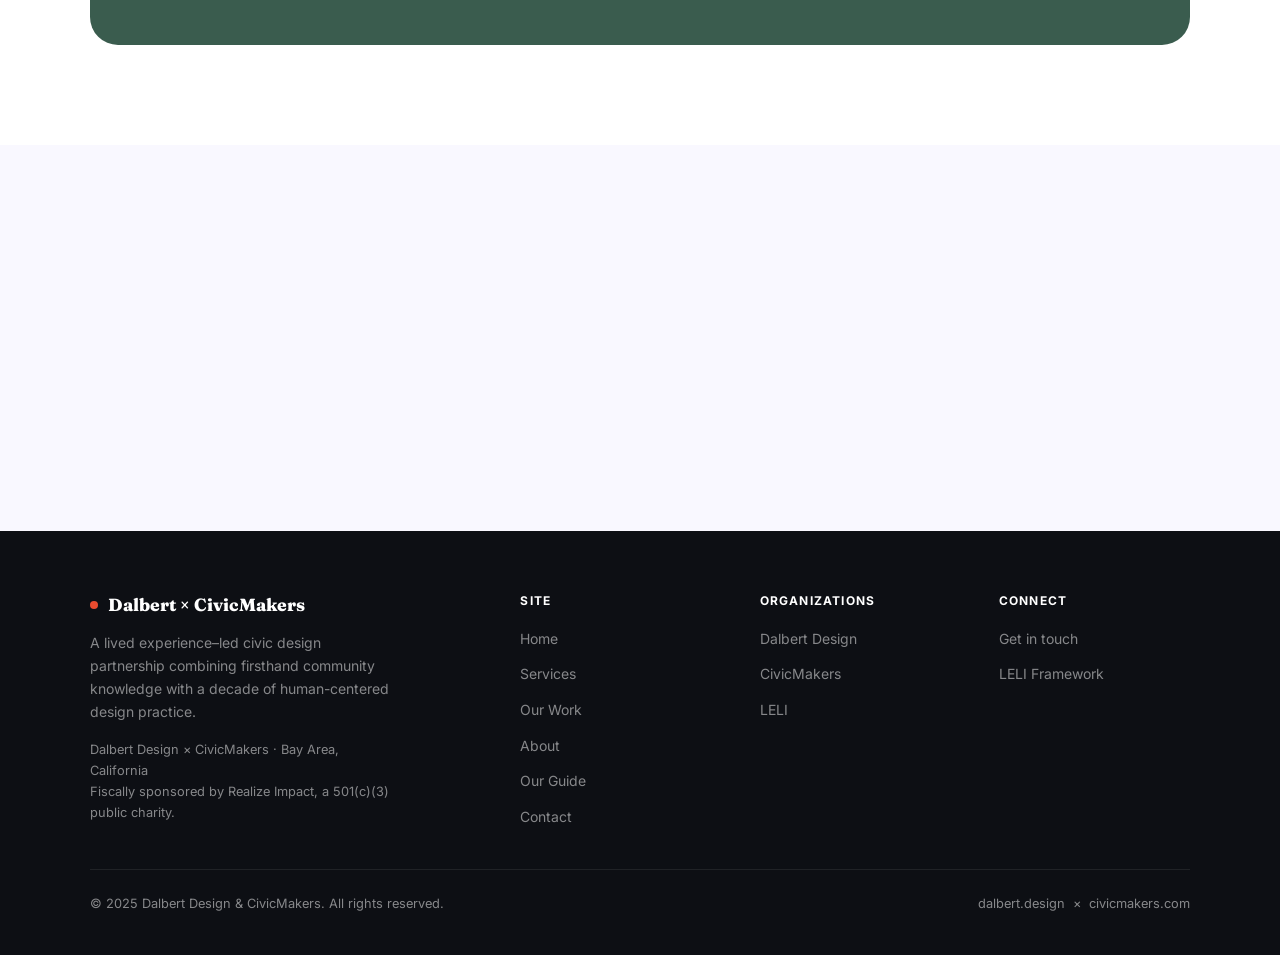
<file: about.html>
<!DOCTYPE html>
<html lang="en">
<head>
  <meta charset="UTF-8" />
  <meta name="viewport" content="width=device-width, initial-scale=1.0" />
  <meta name="description" content="About the Dalbert Design and CivicMakers partnership — our people, organizations, and the values that drive our work." />
  <title>About — Dalbert Design × CivicMakers</title>
  <link rel="preconnect" href="https://fonts.googleapis.com" />
  <link rel="preconnect" href="https://fonts.gstatic.com" crossorigin />
  <link href="https://fonts.googleapis.com/css2?family=Fraunces:ital,opsz,wght@0,9..144,400;0,9..144,600;0,9..144,700;0,9..144,800;0,9..144,900;1,9..144,700&family=Inter:wght@300;400;500;600&display=swap" rel="stylesheet" />
  <link rel="stylesheet" href="shared.css" />
  <style>

    /* ── TOKENS — exact match to leli.design ── */
    :root {
      --ink:       #0d0f14;
      --paper:     #f9f8ff;
      --signal:    #e84b2f;
      --signal-lt: #fef0ed;
      --sage:      #3a5c4e;
      --sage-lt:   #eaf1ee;
      --gold:      #c9952a;
      --gold-lt:   #fdf4e3;
      --mist:      #e8e5de;
      --white:     #ffffff;
      --font-display: 'Fraunces', Georgia, serif;
      --font-body:    'Inter', sans-serif;
      --r-sm: 6px; --r-md: 14px; --r-lg: 28px; --r-pill: 999px;
    }

    *, *::before, *::after { box-sizing: border-box; margin: 0; padding: 0; }
    html { scroll-behavior: smooth; overflow-x: hidden; max-width: 100%; }
    body { font-family: var(--font-body); background: var(--paper); color: var(--ink); font-size: 16px; line-height: 1.6; overflow-x: hidden; width: 100%; max-width: 100vw; }
    img { display: block; max-width: 100%; }
    a { color: inherit; text-decoration: none; }

    /* NAV */
    nav { position: fixed; top: 0; left: 0; right: 0; z-index: 100; display: flex; align-items: center; justify-content: space-between; padding: 18px 5vw; background: rgba(247,245,240,0.88); backdrop-filter: blur(14px); -webkit-backdrop-filter: blur(14px); border-bottom: 1px solid var(--mist); transition: box-shadow .3s; }
    nav.scrolled { box-shadow: 0 2px 20px rgba(0,0,0,.08); }
    .nav-logo { font-family: var(--font-display); font-weight: 800; font-size: 1.1rem; letter-spacing: -.01em; display: flex; align-items: center; gap: 10px; }
    .nav-logo-dot { width: 9px; height: 9px; background: var(--signal); border-radius: 50%; animation: pulse-dot 2.4s ease-in-out infinite; }
    @keyframes pulse-dot { 0%,100% { opacity: 1; transform: scale(1); } 50% { opacity: .5; transform: scale(.7); } }
    .nav-links { display: flex; gap: 2rem; align-items: center; }
    .nav-links a { font-size: .875rem; font-weight: 500; color: #555; transition: color .2s; }
    .nav-links a:hover, .nav-links a.active { color: var(--ink); }
    .nav-cta { background: var(--ink); color: var(--white) !important; padding: 9px 20px; border-radius: var(--r-pill); font-size: .875rem; font-weight: 600; transition: background .2s, transform .15s; }
    .nav-cta:hover { background: var(--signal); transform: translateY(-1px); }
    .nav-hamburger { display: none; flex-direction: column; gap: 5px; cursor: pointer; }
    .nav-hamburger span { display: block; width: 24px; height: 2px; background: var(--ink); border-radius: 2px; transition: .3s; }

    /* MOBILE DRAWER */
    .nav-drawer { display: none; position: fixed; top: 0; left: 0; right: 0; bottom: 0; z-index: 99; }
    .nav-drawer.open { display: block; }
    .nav-drawer-overlay { position: absolute; inset: 0; background: rgba(13,15,20,0.55); backdrop-filter: blur(4px); -webkit-backdrop-filter: blur(4px); }
    .nav-drawer-panel { position: absolute; top: 0; right: 0; bottom: 0; width: min(320px, 85vw); background: var(--ink); padding: 24px 0 40px; display: flex; flex-direction: column; overflow-y: auto; box-shadow: -8px 0 40px rgba(0,0,0,.3); transform: translateX(100%); transition: transform .3s cubic-bezier(.4,0,.2,1); }
    .nav-drawer.open .nav-drawer-panel { transform: translateX(0); }
    .nav-drawer-close { display: flex; align-items: center; justify-content: space-between; padding: 0 24px 24px; border-bottom: 1px solid rgba(255,255,255,.1); margin-bottom: 8px; }
    .nav-drawer-logo { font-family: var(--font-display); font-weight: 800; font-size: 1.1rem; color: var(--white); display: flex; align-items: center; gap: 10px; }
    .nav-drawer-logo-dot { width: 8px; height: 8px; background: var(--signal); border-radius: 50%; }
    .nav-drawer-x { width: 36px; height: 36px; border-radius: 50%; background: rgba(255,255,255,.08); border: none; cursor: pointer; display: flex; align-items: center; justify-content: center; transition: background .2s; }
    .nav-drawer-x:hover { background: rgba(255,255,255,.16); }
    .nav-drawer-x svg { width: 16px; height: 16px; color: var(--white); }
    .nav-drawer-links { display: flex; flex-direction: column; padding: 8px 0; flex: 1; }
    .nav-drawer-links a { padding: 14px 24px; font-size: 1rem; font-weight: 600; color: rgba(255,255,255,.75); border-left: 3px solid transparent; transition: color .2s, border-color .2s, background .2s; }
    .nav-drawer-links a:hover { color: var(--white); background: rgba(255,255,255,.05); border-left-color: rgba(255,255,255,.2); }
    .nav-drawer-links a.active { color: var(--white); border-left-color: var(--signal); background: rgba(232,75,47,.1); }
    .nav-drawer-cta { margin: 16px 24px 0; }
    .nav-drawer-cta a { display: block; background: var(--signal); color: var(--white) !important; padding: 14px 24px; border-radius: var(--r-pill); font-size: .95rem; font-weight: 700; text-align: center; transition: background .2s; border-left: none !important; }
    .nav-drawer-cta a:hover { background: #c73010; }

    /* SECTIONS */
    section { padding: 100px 5vw; }
    .section-eyebrow { display: inline-flex; align-items: center; gap: 10px; font-size: .75rem; font-weight: 700; letter-spacing: .14em; text-transform: uppercase; color: var(--sage); margin-bottom: 16px; }
    .section-eyebrow::before { content: ''; width: 28px; height: 2px; background: var(--sage); }
    .section-eyebrow.signal { color: var(--signal); }
    .section-eyebrow.signal::before { background: var(--signal); }
    .section-eyebrow.gold { color: var(--gold); }
    .section-eyebrow.gold::before { background: var(--gold); }
    .section-eyebrow.light { color: rgba(255,255,255,.7); }
    .section-eyebrow.light::before { background: rgba(255,255,255,.4); }
    .section-title { font-family: var(--font-display); font-weight: 800; font-size: clamp(1.5rem, 4vw, 3rem); line-height: 1.1; letter-spacing: -.025em; margin-bottom: 20px; }
    .section-title em { font-style: normal; background: linear-gradient(135deg, var(--signal) 0%, var(--gold) 100%); -webkit-background-clip: text; -webkit-text-fill-color: transparent; background-clip: text; }
    .section-body { font-size: 1.05rem; color: #4a4a4a; line-height: 1.7; max-width: 640px; }

    /* DARK BAND */
    .band-dark { background: var(--ink); color: var(--white); border-radius: var(--r-lg); margin: 0 3vw; padding: 80px 6vw; max-width: calc(100% - 6vw); }
    .band-dark .section-eyebrow { color: var(--gold); }
    .band-dark .section-eyebrow::before { background: var(--gold); }
    .band-dark .section-title { color: var(--white); }
    .band-dark .section-body { color: rgba(255,255,255,.7); }

    /* SAGE BAND */
    .band-sage { background: var(--sage); color: var(--white); border-radius: var(--r-lg); margin: 0 3vw; padding: 80px 6vw; max-width: calc(100% - 6vw); overflow: hidden; position: relative; }
    .band-sage .section-eyebrow { color: rgba(255,255,255,.7); }
    .band-sage .section-eyebrow::before { background: rgba(255,255,255,.4); }
    .band-sage .section-title { color: var(--white); }
    .band-sage .section-body { color: rgba(255,255,255,.75); }

    /* TICKER */
    .ticker { background: var(--ink); color: var(--white); padding: 14px 0; overflow: hidden; display: flex; width: 100%; max-width: 100vw; }
    .ticker-track { display: flex; gap: 64px; white-space: nowrap; animation: ticker-scroll 30s linear infinite; }
    .ticker-item { display: flex; align-items: center; gap: 14px; font-family: var(--font-display); font-size: .85rem; font-weight: 600; letter-spacing: .06em; text-transform: uppercase; flex-shrink: 0; }
    .ticker-dot { width: 6px; height: 6px; background: var(--signal); border-radius: 50%; flex-shrink: 0; }
    @keyframes ticker-scroll { from { transform: translateX(0); } to { transform: translateX(-50%); } }

    /* BUTTONS */
    .btn-primary { background: var(--signal); color: var(--white); padding: 15px 32px; border-radius: var(--r-pill); font-size: 1rem; font-weight: 600; transition: transform .15s, box-shadow .15s; box-shadow: 0 4px 24px rgba(232,75,47,.28); display: inline-block; }
    .btn-primary:hover { transform: translateY(-2px); box-shadow: 0 8px 32px rgba(232,75,47,.38); }
    .btn-secondary { display: inline-flex; align-items: center; gap: 8px; font-size: .95rem; font-weight: 500; color: var(--ink); transition: gap .2s; }
    .btn-secondary:hover { gap: 12px; }
    .btn-white { background: var(--white); color: #a82800; padding: 15px 28px; border-radius: var(--r-pill); font-size: .95rem; font-weight: 700; text-align: center; transition: transform .15s, box-shadow .15s; white-space: nowrap; display: inline-block; }
    .btn-white:hover { transform: translateY(-2px); box-shadow: 0 8px 28px rgba(0,0,0,.15); }
    .btn-ghost-white { border: 2px solid rgba(255,255,255,.5); color: var(--white); padding: 13px 28px; border-radius: var(--r-pill); font-size: .95rem; font-weight: 600; text-align: center; transition: border-color .15s, background .15s; display: inline-block; }
    .btn-ghost-white:hover { border-color: var(--white); background: rgba(255,255,255,.12); }
    .btn-sage { background: var(--sage); color: var(--white); padding: 14px 30px; border-radius: var(--r-pill); font-size: .95rem; font-weight: 600; display: inline-block; transition: background .2s, transform .15s; }
    .btn-sage:hover { background: #2d4a3e; transform: translateY(-1px); }

    /* TAGS */
    .tag { padding: 5px 14px; border-radius: var(--r-pill); font-size: .75rem; font-weight: 600; background: var(--white); border: 1px solid var(--mist); display: inline-block; }
    .tag-signal { background: var(--signal-lt); color: var(--signal); border-color: transparent; }
    .tag-sage   { background: var(--sage-lt);   color: var(--sage);   border-color: transparent; }
    .tag-gold   { background: var(--gold-lt);   color: var(--gold);   border-color: transparent; }

    /* CTA BAND */
    .cta-band { background: linear-gradient(135deg, #c03220 0%, #8f1f0f 100%); color: var(--white); border-radius: var(--r-lg); margin: 0 3vw 80px; padding: 72px 8vw; display: grid; grid-template-columns: 1fr auto; gap: 40px; align-items: center; }
    .cta-band h2 { font-family: var(--font-display); font-size: clamp(1.4rem, 3.5vw, 2.8rem); font-weight: 800; line-height: 1.1; letter-spacing: -.025em; }
    .cta-band p { font-size: 1rem; color: rgba(255,255,255,.9); margin-top: 12px; max-width: 500px; }
    .cta-band-actions { display: flex; flex-direction: column; gap: 12px; flex-shrink: 0; }

    /* PARTNER BADGES */
    .partner-badge { background: var(--white); border: 1.5px solid var(--mist); border-radius: var(--r-pill); padding: 12px 24px; font-size: .875rem; font-weight: 600; color: #555; transition: border-color .2s, color .2s; display: inline-block; }
    .partner-badge:hover { border-color: var(--sage); color: var(--sage); }

    /* PHASE / CARD */
    .phase { background: var(--paper); border-radius: var(--r-md); padding: 44px 40px; position: relative; overflow: hidden; }
    .phase::before { content: ''; position: absolute; top: 0; left: 0; right: 0; height: 4px; }
    .phase-a::before { background: linear-gradient(90deg, var(--signal), var(--gold)); }
    .phase-b::before { background: linear-gradient(90deg, var(--sage), #6da38e); }
    .phase-c::before { background: linear-gradient(90deg, var(--gold), var(--signal)); }
    .phase-d::before { background: linear-gradient(90deg, #6da38e, var(--sage)); }
    .phase-label { font-size: .72rem; font-weight: 700; letter-spacing: .12em; text-transform: uppercase; color: #767676; margin-bottom: 8px; }
    .phase-title { font-family: var(--font-display); font-size: 1.3rem; font-weight: 800; margin-bottom: 16px; letter-spacing: -.02em; }
    .phase-desc { font-size: .92rem; color: #555; line-height: 1.7; }
    .phase-tags { display: flex; flex-wrap: wrap; gap: 8px; margin-top: 20px; }

    /* IMPACT NUMBERS */
    .impact-num { font-family: var(--font-display); font-size: 2.4rem; font-weight: 800; color: var(--ink); line-height: 1; margin-bottom: 8px; }
    .impact-num em { font-style: normal; color: var(--signal); }

    /* FOOTER */
    footer { background: var(--ink); color: rgba(255,255,255,.5); padding: 60px 5vw 40px; }
    .footer-inner { max-width: 1100px; margin: 0 auto; display: grid; grid-template-columns: 2fr 1fr 1fr 1fr; gap: 48px; }
    .footer-brand h3 { font-family: var(--font-display); font-size: 1.1rem; font-weight: 800; color: var(--white); margin-bottom: 12px; display: flex; align-items: center; gap: 10px; }
    .footer-brand-dot { width: 8px; height: 8px; background: var(--signal); border-radius: 50%; flex-shrink: 0; }
    .footer-brand p { font-size: .875rem; line-height: 1.65; max-width: 300px; }
    .footer-col h4 { font-size: .75rem; font-weight: 700; letter-spacing: .1em; text-transform: uppercase; color: var(--white); margin-bottom: 16px; }
    .footer-col ul { list-style: none; display: flex; flex-direction: column; gap: 10px; }
    .footer-col a { font-size: .875rem; transition: color .2s; }
    .footer-col a:hover { color: var(--white); }
    .footer-bottom { max-width: 1100px; margin: 40px auto 0; padding-top: 24px; border-top: 1px solid rgba(255,255,255,.08); display: flex; justify-content: space-between; align-items: center; flex-wrap: wrap; gap: 12px; font-size: .8rem; }
    .footer-bottom a { transition: color .2s; }
    .footer-bottom a:hover { color: var(--white); }

    /* ANIMATIONS */
    .fade-up { opacity: 0; transform: translateY(28px); transition: opacity .6s ease, transform .6s ease; }
    .fade-up.visible { opacity: 1; transform: translateY(0); }

    /* PAGE HERO (interior) */

    /* RESPONSIVE */
    @media (max-width: 900px) {
      .cta-band { grid-template-columns: 1fr; }
      .footer-inner { grid-template-columns: 1fr 1fr; }
    }
    @media (max-width: 640px) {
      nav { padding: 14px 5vw; }
      .nav-links { display: none; }
      .nav-hamburger { display: flex; }
      .footer-inner { grid-template-columns: 1fr; }
      .band-dark { margin: 0; border-radius: 0; padding: 56px 5vw; max-width: 100%; }
      .band-sage { margin: 0; border-radius: 0; padding: 56px 5vw; max-width: 100%; }
      .cta-band { margin: 0 0 48px; border-radius: 0; padding: 52px 6vw; }
      section { padding: 72px 5vw; }
    }
    @media (prefers-reduced-motion: reduce) {
      .ticker-track { animation: none; }
      .nav-logo-dot { animation: none; }
      .fade-up { transition: none; opacity: 1; transform: none; }
    }


    .inner { max-width:1100px;margin:0 auto; }
    .org-grid { display:grid;grid-template-columns:1fr 1.4fr;gap:64px;align-items:flex-start; }
    .org-aside-badge { width:72px;height:72px;border-radius:var(--r-md);display:flex;align-items:center;justify-content:center;font-family:var(--font-display);font-size:1.6rem;font-weight:800;margin-bottom:24px; }
    .badge-d { background:var(--sage-lt);color:var(--sage); }
    .badge-c { background:var(--signal-lt);color:var(--signal); }
    .org-aside-label { font-size:.68rem;font-weight:700;letter-spacing:.14em;text-transform:uppercase;color:#767676;margin-bottom:6px; }
    .org-aside-name { font-family:var(--font-display);font-size:clamp(1.5rem,4vw,2.4rem);font-weight:800;letter-spacing:-.025em;margin-bottom:8px; }
    .org-aside-tagline { font-size:.9rem;font-weight:600;color:#6b6b6b;text-transform:uppercase;letter-spacing:.06em; }
    .org-body { font-size:1rem;color:#4a4a4a;line-height:1.78; }
    .org-body p+p { margin-top:1.1rem; }
    .people-grid { display:grid;grid-template-columns:repeat(3,1fr);gap:24px;margin-top:56px; }
    .person { background:var(--white);border-radius:var(--r-md);padding:40px 36px;border:2px solid transparent;transition:border-color .2s,transform .2s; }
    .person:hover { border-color:var(--mist);transform:translateY(-3px); }
    .person-av { width:64px;height:64px;border-radius:50%;display:flex;align-items:center;justify-content:center;font-family:var(--font-display);font-size:1.4rem;font-weight:800;margin-bottom:20px; }
    .av-d { background:var(--sage-lt);color:var(--sage); }
    .av-c { background:var(--signal-lt);color:var(--signal); }
    .person h3 { font-family:var(--font-display);font-size:1.2rem;font-weight:800;margin-bottom:4px; }
    .person-role { font-size:.78rem;font-weight:600;text-transform:uppercase;letter-spacing:.08em;color:#767676;margin-bottom:16px; }
    .person p { font-size:.9rem;color:#555;line-height:1.68; }
    .person-org { display:inline-block;margin-top:16px;padding:4px 14px;border-radius:var(--r-pill);font-size:.72rem;font-weight:700; }
    .leli-card { background:var(--sage);border-radius:var(--r-lg);padding:60px;color:var(--white);margin-top:48px;display:grid;grid-template-columns:1fr auto;gap:40px;align-items:center;position:relative;overflow:hidden; }
    .leli-card::before { content:'LELI';position:absolute;right:-10px;top:50%;transform:translateY(-50%);font-family:var(--font-display);font-weight:800;font-size:clamp(5rem,14vw,10rem);color:rgba(255,255,255,.06);line-height:1;pointer-events:none; }
    .leli-card h3 { font-family:var(--font-display);font-size:clamp(1.3rem,3vw,2rem);font-weight:800;margin-bottom:12px;color:var(--white);letter-spacing:-.02em; }
    .leli-card p { font-size:1rem;color:rgba(255,255,255,.8);line-height:1.7;max-width:520px; }
    .leli-actions { display:flex;flex-direction:column;gap:12px;flex-shrink:0; }
    .values-grid { display:grid;grid-template-columns:repeat(3,1fr);gap:2px;margin-top:56px;border:2px solid rgba(255,255,255,.08);border-radius:var(--r-md);overflow:hidden; }
    .value-card { padding:36px 32px;border-right:2px solid rgba(255,255,255,.08);transition:background .2s; }
    .value-card:last-child,.value-card:nth-child(3) { border-right:none; }
    .value-card:hover { background:rgba(255,255,255,.04); }
    .value-icon { width:36px;height:36px;border-radius:var(--r-sm);background:rgba(255,255,255,.08);display:flex;align-items:center;justify-content:center;margin-bottom:16px; }
    .value-icon svg { width:18px;height:18px;stroke:var(--gold);fill:none;stroke-width:1.5;stroke-linecap:round; }
    .value-card h3 { font-family:var(--font-display);font-size:1rem;font-weight:800;color:var(--white);margin-bottom:8px; }
    .value-card p { font-size:.85rem;color:rgba(255,255,255,.6);line-height:1.65; }
    @media(max-width:900px){.org-grid{grid-template-columns:1fr;gap:40px;}.people-grid{grid-template-columns:1fr 1fr;}.leli-card{grid-template-columns:1fr;padding:40px 32px;}.values-grid{grid-template-columns:1fr 1fr;}.leli-card::before{display:none;}}
    @media(max-width:640px){.people-grid{grid-template-columns:1fr;}}
    @media(max-width:640px){.values-grid{grid-template-columns:1fr;}}
  </style>
</head>
<body>
<nav id="main-nav">
  <a href="index.html" class="nav-logo">
    <span class="nav-logo-dot"></span>
    Dalbert&thinsp;&times;&thinsp;CivicMakers
  </a>
  <div class="nav-links">
    <a href="index.html" class="">Home</a>
    <a href="services.html" class="">Services</a>
    <a href="work.html" class="">Our Work</a>
    <a href="about.html" class="active">About</a>
    <a href="our-guide.html" class="">Our Guide</a>
    <a href="contact.html" class="nav-cta">Work with us</a>
  </div>
  <div class="nav-hamburger" role="button" aria-label="Open menu" tabindex="0">
    <span></span><span></span><span></span>
  </div>
</nav>
<div class="nav-drawer" id="nav-drawer">
  <div class="nav-drawer-overlay" id="nav-overlay"></div>
  <div class="nav-drawer-panel">
    <div class="nav-drawer-close">
      <div class="nav-drawer-logo">
        <span class="nav-drawer-logo-dot"></span>
        D&thinsp;&times;&thinsp;CM
      </div>
      <button class="nav-drawer-x" id="nav-close" aria-label="Close menu">
        <svg viewBox="0 0 24 24" fill="none" stroke="currentColor" stroke-width="2" stroke-linecap="round"><line x1="18" y1="6" x2="6" y2="18"/><line x1="6" y1="6" x2="18" y2="18"/></svg>
      </button>
    </div>
    <div class="nav-drawer-links">
      <a href="index.html" class="">Home</a>
      <a href="services.html" class="">Services</a>
      <a href="work.html" class="">Our Work</a>
      <a href="about.html" class="active">About</a>
      <a href="our-guide.html" class="">Our Guide</a>
    </div>
    <div class="nav-drawer-cta"><a href="contact.html">Work with us</a></div>
  </div>
</div>
<div class="page-hero">
  <div class="page-hero-bg" aria-hidden="true">ABOUT</div>
  <div class="page-hero-inner">
    <div class="section-eyebrow fade-up">About the partnership</div>
    <h1 class="section-title fade-up">Designed from the <em>inside out.</em></h1>
    <p class="section-body fade-up">We are a partnership between a lived experience–led design firm and a decade-old human-centered design consultancy — offering what most organizations can't: methodology grounded in genuine community knowledge.</p>
  </div>
</div>

<section id="dalbert" style="background:var(--white);">
  <div class="inner">
    <div class="org-grid">
      <div class="fade-up">
        <div class="org-aside-badge badge-d">D</div>
        <div class="org-aside-label">Organization one</div>
        <div class="org-aside-name">Dalbert Design</div>
        <div class="org-aside-tagline">Lived experience, institutionalized</div>
        <div style="margin-top:20px;display:flex;flex-wrap:wrap;gap:8px;">
          <span class="tag tag-sage">Housing Systems</span>
          <span class="tag tag-sage">Lived Experience</span>
          <span class="tag tag-sage">Contra Costa County</span>
        </div>
      </div>
      <div class="org-body fade-up">
        <p>Dalbert Design is a lived experience–led organization founded by Loren Dalbert and based in Contra Costa County. Our work integrates the direct knowledge of navigating homelessness and housing systems with the analytical capacity to translate that knowledge into institutional action.</p>
        <p>We co-author the systems that govern people's lives alongside the departments that administer them — not as outside critics, but as contributors to systems that work better for everyone inside them. Our county partnerships currently span seven departments including Contra Costa Health, Employment and Human Services, Behavioral Health, and the Housing Authority of Contra Costa County.</p>
        <p>Loren came to this work through direct experience. A VA housing case manager encouraged him to apply for a lived experience consultant role on a county project connecting homelessness services to workforce development. He later co-led a Workforce Accelerator Fund initiative and helped catalyze the CoCo Go BIG guaranteed income pilot and $4.25 million in county funding.</p>
      </div>
    </div>
  </div>
</section>

<section id="civicmakers" style="background:var(--paper);">
  <div class="inner">
    <div class="org-grid">
      <div class="fade-up">
        <div class="org-aside-badge badge-c">C</div>
        <div class="org-aside-label" style="color:var(--signal);">Organization two</div>
        <div class="org-aside-name">CivicMakers</div>
        <div class="org-aside-tagline">Human-centered design for public good</div>
        <div style="margin-top:20px;display:flex;flex-wrap:wrap;gap:8px;">
          <span class="tag tag-signal">Service Design</span>
          <span class="tag tag-signal">Strategic Planning</span>
          <span class="tag tag-signal">Bay Area &amp; Beyond</span>
        </div>
      </div>
      <div class="org-body fade-up">
        <p>CivicMakers is a strategic consultancy and community of practitioners that believes in the power of inclusive, collaborative design to shape a better world. Founded over a decade ago in San Francisco, we partner with governments, nonprofits, and mission-driven organizations to unearth human insights and co-create solutions to public challenges.</p>
        <p>We specialize in four core service areas: Service Design &amp; Evaluation; Strategic Planning; Training &amp; Capacity Building; and Community &amp; Stakeholder Engagement. Our team of pragmatic optimists brings multidisciplinary experience from across the public, private, and social sectors.</p>
        <p>We've worked with agencies across California — from the CA Health and Human Services Agency to city departments in San José, San Rafael, Fremont, and San Francisco. Our approach: we design with communities, not for them.</p>
      </div>
    </div>
  </div>
</section>

<section style="background:var(--white);">
  <div class="inner">
    <div class="section-eyebrow fade-up">Our people</div>
    <h2 class="section-title fade-up">The team behind <em>the work.</em></h2>
    <p class="section-body fade-up">Our leadership brings together lived experience, design research, public administration, and community development — perspectives that rarely share the same room.</p>
    <div class="people-grid">
      <div class="person fade-up"><img src="[data-uri]" alt="Loren Dalbert" style="width:64px;height:64px;border-radius:50%;object-fit:cover;margin-bottom:20px;display:block;"><h3>Loren Dalbert</h3><p class="person-role">Founder · Dalbert Design</p><p>Loren works at the intersection of lived experience and institutional change. After navigating homelessness twice and spending most of his life in poverty, he didn't just find his way to stable ground — he built a career out of what he learned getting there. A disabled veteran and social entrepreneur, his philosophy is simple: sometimes the best way to change a system is to color outside the lines, then make the system move the lines to include what you've created.</p><p style="margin-top:10px;">Today he serves as a lived experience consultant embedded in Contra Costa County's cross-sector planning processes, with active relationships spanning county department heads and directors. He co-chairs the California Guaranteed Income Community of Practice Policy Workgroup, helped catalyze the CoCo Go BIG guaranteed income pilot and $4.25M in county funding, and is building Dalbert Design into a replicable model for lived experience leadership in public systems. Lives in Antioch, CA.</p><span class="person-org tag-sage" style="background:var(--sage-lt);color:var(--sage);">Dalbert Design</span></div>
      <div class="person fade-up"><img src="[data-uri]" alt="Loren Kadar" style="width:64px;height:64px;border-radius:50%;object-fit:cover;margin-bottom:20px;display:block;"><h3>Loren Kadar</h3><p class="person-role">Youth Living Expertise · Dalbert Design</p><p>Loren Kadar brings the living expertise that matters most to Dalbert Design's youth-facing work: he was unhoused during his high school and young adult years. That experience — navigating systems as a young person with no stable ground — is the lens he applies to every engagement. It's not background. It's the work.</p><p style="margin-top:10px;">He splits his time between Dalbert Design and the City of Antioch's Office of Public Safety &amp; Community Resources, where he works in housing and youth services — building from the inside the kinds of systems he once had to navigate from the outside. He has co-led Comment Academy's youth advocacy group, served as a housing advocate through the Hope Solutions Resident Empowerment Program, and co-led Antioch's YMCA Youth and Government cohort.</p><span class="person-org" style="display:inline-block;margin-top:16px;padding:4px 14px;border-radius:var(--r-pill);font-size:.72rem;font-weight:700;background:#fdf6e3;color:#b8860b;">Living Expertise · Youth</span></div>
      <div class="person fade-up"><img src="[data-uri]" alt="Judi Brown" style="width:64px;height:64px;border-radius:50%;object-fit:cover;margin-bottom:20px;display:block;"><h3>Judi Brown</h3><p class="person-role">Co-founder &amp; Managing Partner · CivicMakers</p><p>Judi co-designs immersive, accessible learning experiences to bring collaborative problem-solving tools to individuals and institutions. As co-founder and managing partner of CivicMakers, she has spent over a decade partnering with governments, nonprofits, and mission-driven organizations to unearth human insights and co-create solutions to public challenges — specializing in service design, strategic planning, training, and community engagement.</p><p style="margin-top:10px;">She brings a graduate background in public administration and policy and a deep commitment to the idea that good design only works when it's built with the people it's meant to serve. In the Dalbert Design partnership, Judi provides the human-centered design methodology and facilitation infrastructure that transforms lived experience insight into actionable institutional change.</p><span class="person-org tag-signal" style="background:var(--signal-lt);color:var(--signal);">CivicMakers</span></div>

    </div>
  </div>
</section>

<section style="padding:80px 3vw;">
  <div class="band-dark">
    <div class="section-eyebrow gold fade-up">What guides us</div>
    <h2 class="section-title fade-up" style="color:var(--white);">Principles we <em>actually design by.</em></h2>
    <p class="section-body fade-up" style="color:rgba(255,255,255,.65);">These aren't aspirations — they're methodological commitments that shape every engagement, every room we walk into, and every deliverable we produce.</p>
    <div class="values-grid fade-up">
      <div class="value-card"><div class="value-icon"><svg viewBox="0 0 24 24"><path d="M17 21v-2a4 4 0 0 0-4-4H5a4 4 0 0 0-4 4v2"/><circle cx="9" cy="7" r="4"/><path d="M23 21v-2a4 4 0 0 0-3-3.87"/></svg></div><h3>Design with, not for</h3><p>Community is not a monolith. We take time to understand who is impacted and build engagement strategies relevant to local needs.</p></div>
      <div class="value-card"><div class="value-icon"><svg viewBox="0 0 24 24"><path d="M12 22s8-4 8-10V5l-8-3-8 3v7c0 6 8 10 8 10z"/></svg></div><h3>Dignity before data</h3><p>Lived experience is not an input to be extracted. We compensate advisors and build structures that make contribution meaningful.</p></div>
      <div class="value-card"><div class="value-icon"><svg viewBox="0 0 24 24"><path d="M3 9l9-7 9 7v11a2 2 0 0 1-2 2H5a2 2 0 0 1-2-2z"/><polyline points="9 22 9 12 15 12 15 22"/></svg></div><h3>Trust as infrastructure</h3><p>We build relationships before we build plans — understanding how community members want to be engaged, then maintaining those bonds long after.</p></div>
      <div class="value-card"><div class="value-icon"><svg viewBox="0 0 24 24"><path d="M2 3h6a4 4 0 0 1 4 4v14a3 3 0 0 0-3-3H2z"/><path d="M22 3h-6a4 4 0 0 0-4 4v14a3 3 0 0 0 3-3h7z"/></svg></div><h3>Capacity over dependency</h3><p>We share our tools with every partner. The goal is for your team to lead the work long after we step back.</p></div>
      <div class="value-card"><div class="value-icon"><svg viewBox="0 0 24 24"><circle cx="12" cy="12" r="10"/><path d="M12 6v6l4 2"/></svg></div><h3>Pragmatic optimism</h3><p>We identify real leverage points and build durable change there — we don't oversell transformation.</p></div>
      <div class="value-card"><div class="value-icon"><svg viewBox="0 0 24 24"><polyline points="22 12 18 12 15 21 9 3 6 12 2 12"/></svg></div><h3>Actionable feedback loops</h3><p>We create loops that bring people along from discovery through development — so those engaged see themselves in the end product.</p></div>
    </div>
  </div>
</section>

<section style="background:var(--white);">
  <div class="inner">
    <div class="section-eyebrow fade-up">Signature framework</div>
    <h2 class="section-title fade-up">The Lived Experience <em>Leadership Institute</em></h2>
    <p class="section-body fade-up">Our signature framework — where our partnership methodology becomes a training program for civic leaders with lived experience, anywhere.</p>
    <div class="leli-card fade-up">
      <div>
        <h3>LELI — a universal framework for lived experience leadership</h3>
        <p>The Lived Experience Leadership Institute trains people with lived experience in civic intelligence research, AI-directed analysis, and policy engagement. LELI is a universal framework — its curriculum can be customized to any municipality and adapted to the communities each local partner serves.</p>
      </div>
      <div class="leli-actions">
        <a href="https://leli.design" target="_blank" rel="noopener" class="btn-white">Visit leli.design</a>
        <a href="https://leli.design" target="_blank" rel="noopener" class="btn-ghost-white">Bring LELI to your community</a>
      </div>
    </div>
  </div>
</section>

<div class="cta-band fade-up">
  <div><h2>Bringing what most tables are missing.</h2><p>Ready to talk about what a partnership engagement looks like for your department or initiative?</p></div>
  <div class="cta-band-actions"><a href="contact.html" class="btn-white">Get in touch</a><a href="work.html" class="btn-ghost-white">See our work</a></div>
</div>
<footer>
  <div class="footer-inner">
    <div class="footer-brand">
      <h3><span class="footer-brand-dot"></span>Dalbert&thinsp;&times;&thinsp;CivicMakers</h3>
      <p>A lived experience–led civic design partnership combining firsthand community knowledge with a decade of human-centered design practice.</p>
      <p style="margin-top:16px;font-size:.8rem;">Dalbert Design × CivicMakers · Bay Area, California<br/>Fiscally sponsored by Realize Impact, a 501(c)(3) public charity.</p>
    </div>
    <div class="footer-col">
      <h4>Site</h4>
      <ul>
        <li><a href="index.html">Home</a></li>
        <li><a href="services.html">Services</a></li>
        <li><a href="work.html">Our Work</a></li>
        <li><a href="about.html">About</a></li>
        <li><a href="our-guide.html">Our Guide</a></li>
        <li><a href="contact.html">Contact</a></li>
      </ul>
    </div>
    <div class="footer-col">
      <h4>Organizations</h4>
      <ul>
        <li><a href="https://dalbert.design" target="_blank" rel="noopener">Dalbert Design</a></li>
        <li><a href="https://civicmakers.com" target="_blank" rel="noopener">CivicMakers</a></li>
        <li><a href="https://leli.design" target="_blank" rel="noopener">LELI</a></li>
      </ul>
    </div>
    <div class="footer-col">
      <h4>Connect</h4>
      <ul>
        <li><a href="contact.html">Get in touch</a></li>
        <li><a href="https://leli.design" target="_blank" rel="noopener">LELI Framework</a></li>
      </ul>
    </div>
  </div>
  <div class="footer-bottom">
    <span>© 2025 Dalbert Design &amp; CivicMakers. All rights reserved.</span>
    <span><a href="https://dalbert.design">dalbert.design</a> &nbsp;×&nbsp; <a href="https://civicmakers.com">civicmakers.com</a></span>
  </div>
</footer><script>
  /* NAV scroll */
  const nav = document.getElementById('main-nav');
  if (nav) window.addEventListener('scroll', () => { nav.classList.toggle('scrolled', window.scrollY > 40); }, {passive:true});

  /* Fade-up with sibling stagger */
  const observer = new IntersectionObserver((entries) => {
    entries.forEach((e) => {
      if (e.isIntersecting) {
        const siblings = [...e.target.parentElement.querySelectorAll('.fade-up')];
        const idx = siblings.indexOf(e.target);
        setTimeout(() => { e.target.classList.add('visible'); }, idx * 80);
        observer.unobserve(e.target);
      }
    });
  }, { threshold: 0.12 });
  document.querySelectorAll('.fade-up').forEach(el => observer.observe(el));

  /* Mobile drawer */
  (function() {
    const hamburger = document.querySelector('.nav-hamburger');
    const drawer    = document.getElementById('nav-drawer');
    const overlay   = document.getElementById('nav-overlay');
    const closeBtn  = document.getElementById('nav-close');
    if (!hamburger || !drawer) return;
    function openDrawer()  { drawer.classList.add('open');    document.body.style.overflow = 'hidden'; closeBtn && closeBtn.focus(); }
    function closeDrawer() { drawer.classList.remove('open'); document.body.style.overflow = ''; hamburger.focus(); }
    hamburger.addEventListener('click', openDrawer);
    hamburger.addEventListener('keydown', e => { if (e.key==='Enter'||e.key===' ') { e.preventDefault(); openDrawer(); } });
    overlay  && overlay.addEventListener('click', closeDrawer);
    closeBtn && closeBtn.addEventListener('click', closeDrawer);
    document.addEventListener('keydown', e => { if (e.key==='Escape') closeDrawer(); });
    drawer.querySelectorAll('a').forEach(a => a.addEventListener('click', closeDrawer));
  })();
</script>
</body>
</html>
</file>
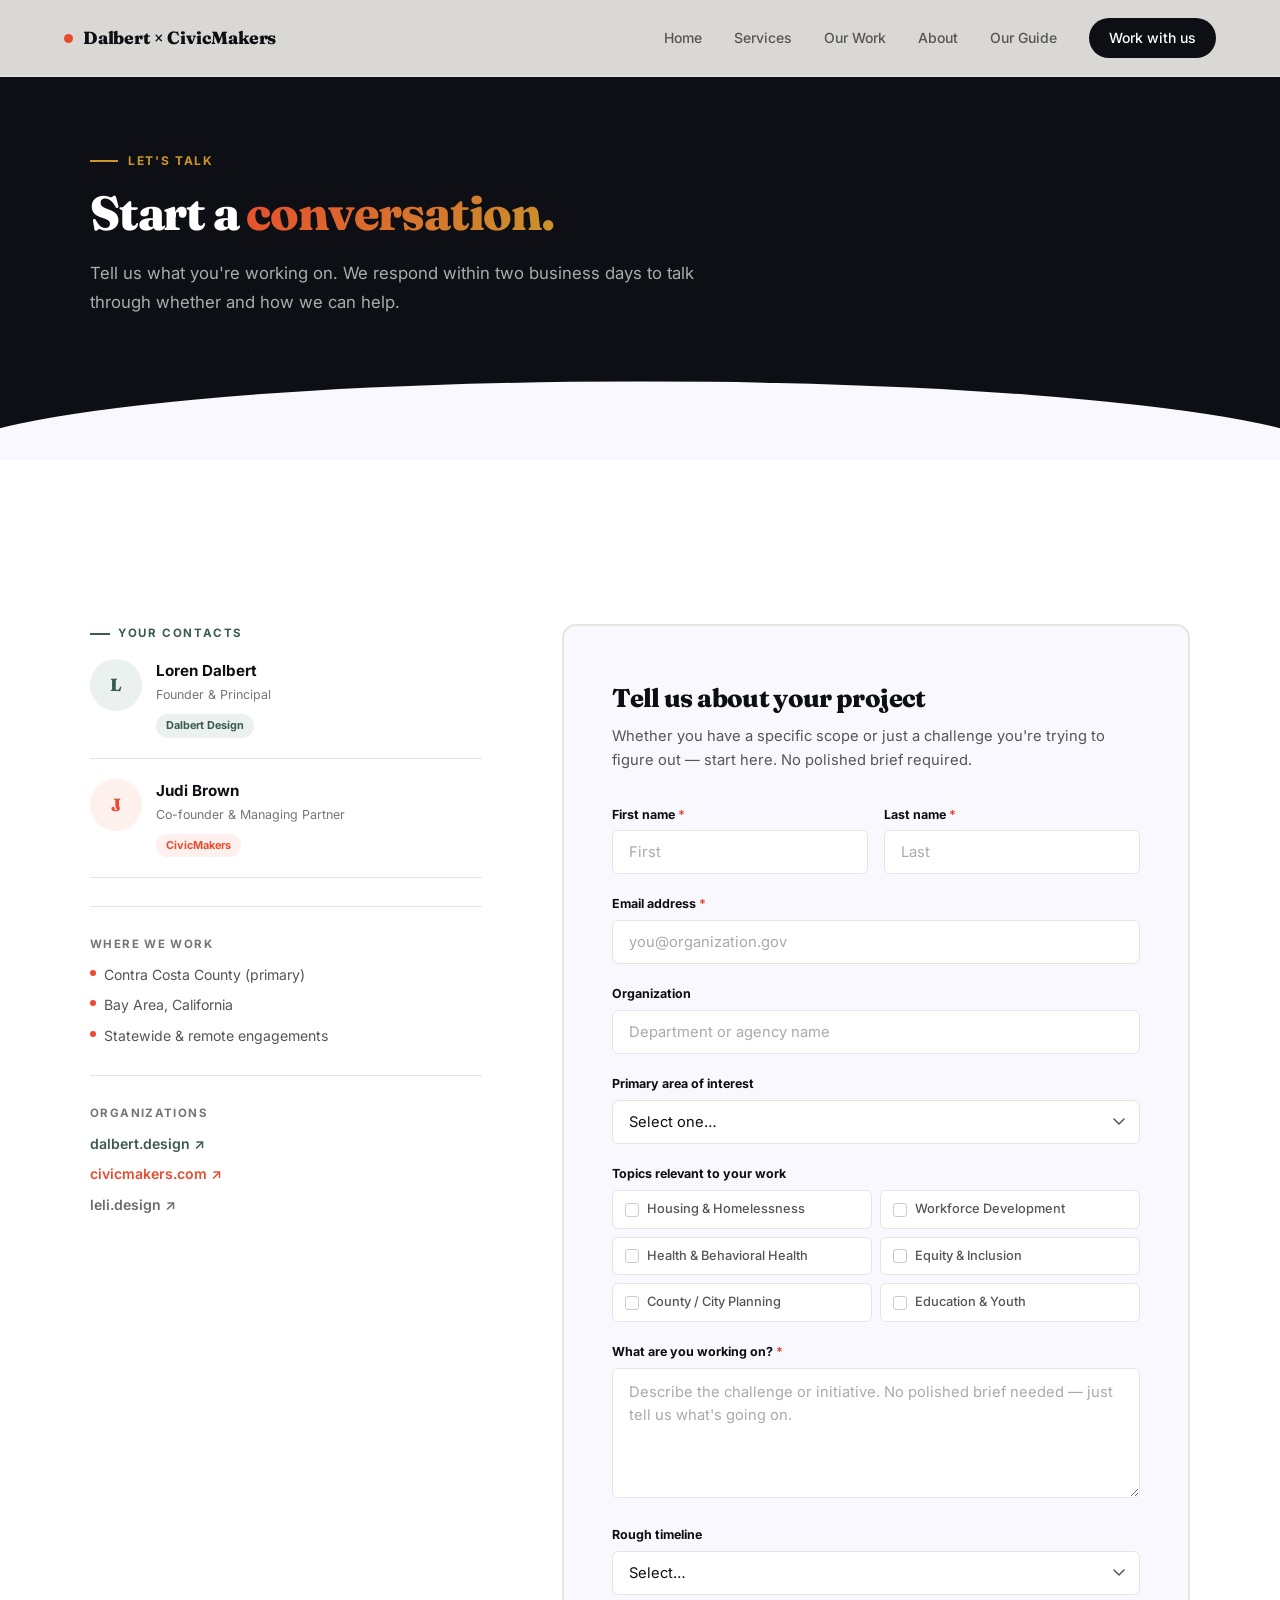
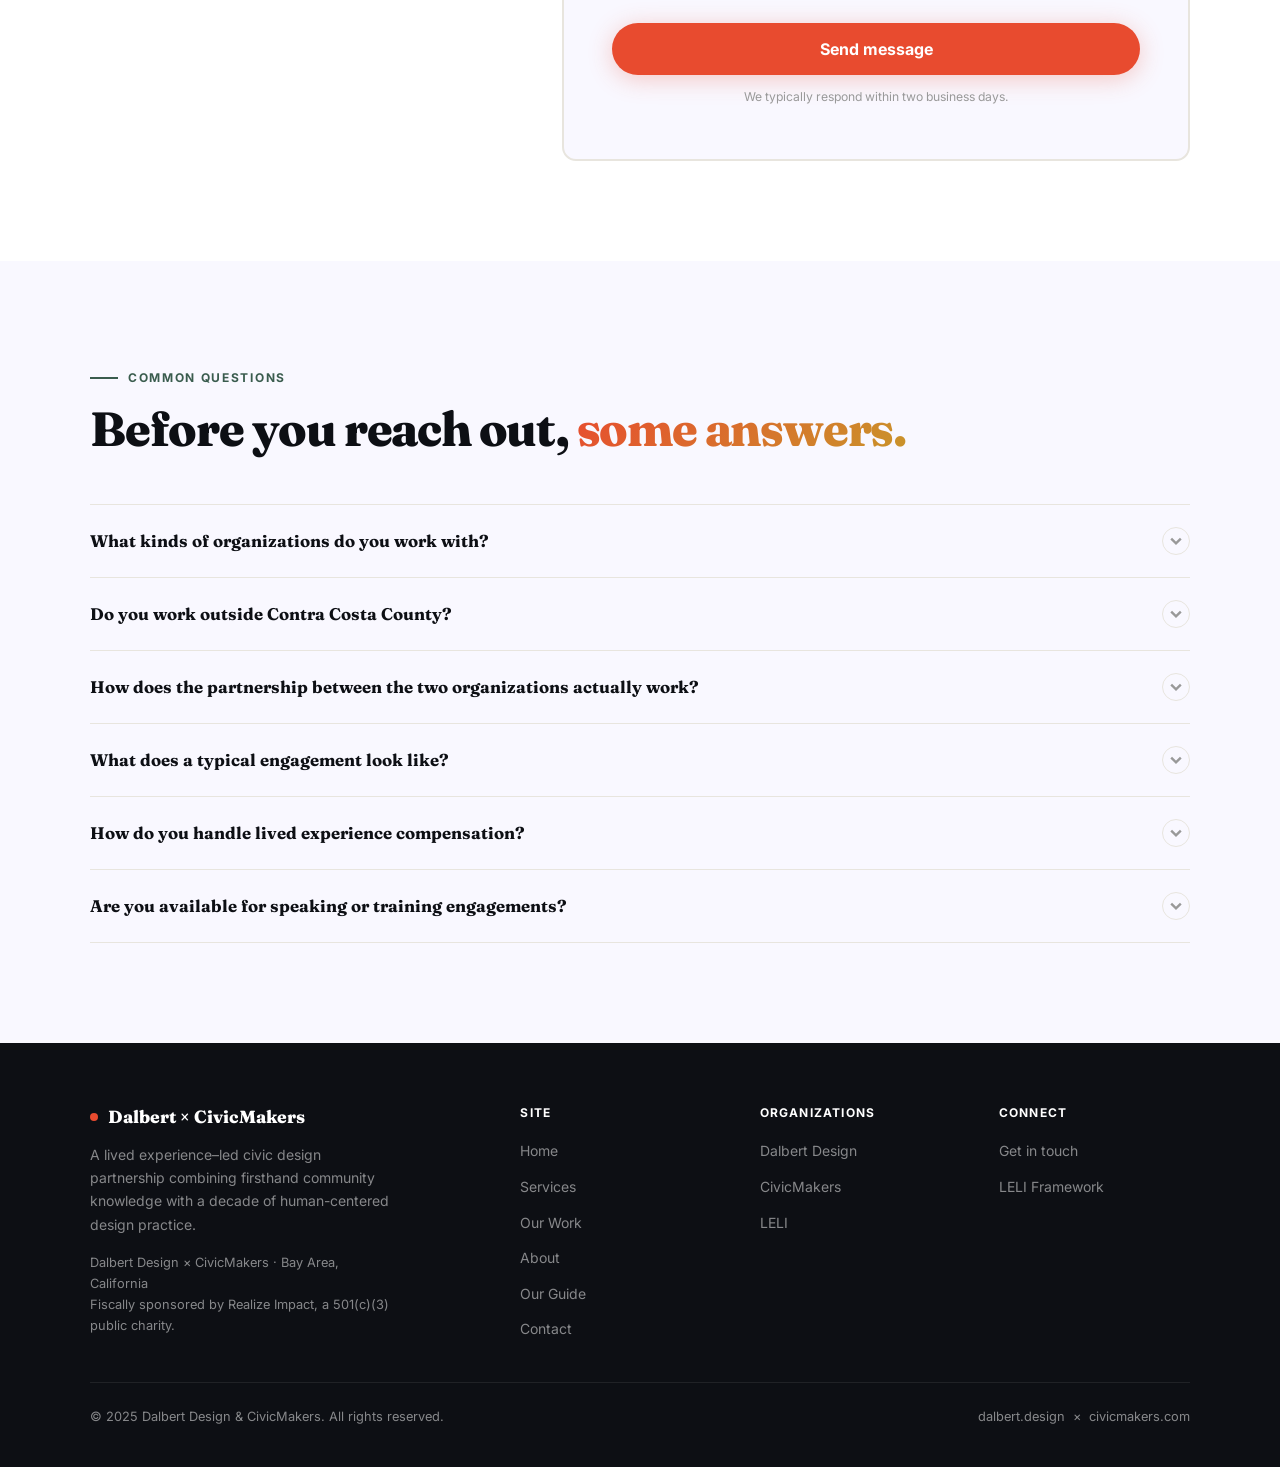
<file: contact.html>
<!DOCTYPE html>
<html lang="en">
<head>
  <meta charset="UTF-8" />
  <meta name="viewport" content="width=device-width, initial-scale=1.0" />
  <meta name="description" content="Get in touch with Dalbert Design and CivicMakers to discuss your civic design or community engagement project." />
  <title>Contact — Dalbert Design × CivicMakers</title>
  <link rel="preconnect" href="https://fonts.googleapis.com" />
  <link rel="preconnect" href="https://fonts.gstatic.com" crossorigin />
  <link href="https://fonts.googleapis.com/css2?family=Fraunces:ital,opsz,wght@0,9..144,400;0,9..144,600;0,9..144,700;0,9..144,800;0,9..144,900;1,9..144,700&family=Inter:wght@300;400;500;600&display=swap" rel="stylesheet" />
  <link rel="stylesheet" href="shared.css" />
  <style>

    /* ── TOKENS — exact match to leli.design ── */
    :root {
      --ink:       #0d0f14;
      --paper:     #f9f8ff;
      --signal:    #e84b2f;
      --signal-lt: #fef0ed;
      --sage:      #3a5c4e;
      --sage-lt:   #eaf1ee;
      --gold:      #c9952a;
      --gold-lt:   #fdf4e3;
      --mist:      #e8e5de;
      --white:     #ffffff;
      --font-display: 'Fraunces', Georgia, serif;
      --font-body:    'Inter', sans-serif;
      --r-sm: 6px; --r-md: 14px; --r-lg: 28px; --r-pill: 999px;
    }

    *, *::before, *::after { box-sizing: border-box; margin: 0; padding: 0; }
    html { scroll-behavior: smooth; overflow-x: hidden; max-width: 100%; }
    body { font-family: var(--font-body); background: var(--paper); color: var(--ink); font-size: 16px; line-height: 1.6; overflow-x: hidden; width: 100%; max-width: 100vw; }
    img { display: block; max-width: 100%; }
    a { color: inherit; text-decoration: none; }

    /* NAV */
    nav { position: fixed; top: 0; left: 0; right: 0; z-index: 100; display: flex; align-items: center; justify-content: space-between; padding: 18px 5vw; background: rgba(247,245,240,0.88); backdrop-filter: blur(14px); -webkit-backdrop-filter: blur(14px); border-bottom: 1px solid var(--mist); transition: box-shadow .3s; }
    nav.scrolled { box-shadow: 0 2px 20px rgba(0,0,0,.08); }
    .nav-logo { font-family: var(--font-display); font-weight: 800; font-size: 1.1rem; letter-spacing: -.01em; display: flex; align-items: center; gap: 10px; }
    .nav-logo-dot { width: 9px; height: 9px; background: var(--signal); border-radius: 50%; animation: pulse-dot 2.4s ease-in-out infinite; }
    @keyframes pulse-dot { 0%,100% { opacity: 1; transform: scale(1); } 50% { opacity: .5; transform: scale(.7); } }
    .nav-links { display: flex; gap: 2rem; align-items: center; }
    .nav-links a { font-size: .875rem; font-weight: 500; color: #555; transition: color .2s; }
    .nav-links a:hover, .nav-links a.active { color: var(--ink); }
    .nav-cta { background: var(--ink); color: var(--white) !important; padding: 9px 20px; border-radius: var(--r-pill); font-size: .875rem; font-weight: 600; transition: background .2s, transform .15s; }
    .nav-cta:hover { background: var(--signal); transform: translateY(-1px); }
    .nav-hamburger { display: none; flex-direction: column; gap: 5px; cursor: pointer; }
    .nav-hamburger span { display: block; width: 24px; height: 2px; background: var(--ink); border-radius: 2px; transition: .3s; }

    /* MOBILE DRAWER */
    .nav-drawer { display: none; position: fixed; top: 0; left: 0; right: 0; bottom: 0; z-index: 99; }
    .nav-drawer.open { display: block; }
    .nav-drawer-overlay { position: absolute; inset: 0; background: rgba(13,15,20,0.55); backdrop-filter: blur(4px); -webkit-backdrop-filter: blur(4px); }
    .nav-drawer-panel { position: absolute; top: 0; right: 0; bottom: 0; width: min(320px, 85vw); background: var(--ink); padding: 24px 0 40px; display: flex; flex-direction: column; overflow-y: auto; box-shadow: -8px 0 40px rgba(0,0,0,.3); transform: translateX(100%); transition: transform .3s cubic-bezier(.4,0,.2,1); }
    .nav-drawer.open .nav-drawer-panel { transform: translateX(0); }
    .nav-drawer-close { display: flex; align-items: center; justify-content: space-between; padding: 0 24px 24px; border-bottom: 1px solid rgba(255,255,255,.1); margin-bottom: 8px; }
    .nav-drawer-logo { font-family: var(--font-display); font-weight: 800; font-size: 1.1rem; color: var(--white); display: flex; align-items: center; gap: 10px; }
    .nav-drawer-logo-dot { width: 8px; height: 8px; background: var(--signal); border-radius: 50%; }
    .nav-drawer-x { width: 36px; height: 36px; border-radius: 50%; background: rgba(255,255,255,.08); border: none; cursor: pointer; display: flex; align-items: center; justify-content: center; transition: background .2s; }
    .nav-drawer-x:hover { background: rgba(255,255,255,.16); }
    .nav-drawer-x svg { width: 16px; height: 16px; color: var(--white); }
    .nav-drawer-links { display: flex; flex-direction: column; padding: 8px 0; flex: 1; }
    .nav-drawer-links a { padding: 14px 24px; font-size: 1rem; font-weight: 600; color: rgba(255,255,255,.75); border-left: 3px solid transparent; transition: color .2s, border-color .2s, background .2s; }
    .nav-drawer-links a:hover { color: var(--white); background: rgba(255,255,255,.05); border-left-color: rgba(255,255,255,.2); }
    .nav-drawer-links a.active { color: var(--white); border-left-color: var(--signal); background: rgba(232,75,47,.1); }
    .nav-drawer-cta { margin: 16px 24px 0; }
    .nav-drawer-cta a { display: block; background: var(--signal); color: var(--white) !important; padding: 14px 24px; border-radius: var(--r-pill); font-size: .95rem; font-weight: 700; text-align: center; transition: background .2s; border-left: none !important; }
    .nav-drawer-cta a:hover { background: #c73010; }

    /* SECTIONS */
    section { padding: 100px 5vw; }
    .section-eyebrow { display: inline-flex; align-items: center; gap: 10px; font-size: .75rem; font-weight: 700; letter-spacing: .14em; text-transform: uppercase; color: var(--sage); margin-bottom: 16px; }
    .section-eyebrow::before { content: ''; width: 28px; height: 2px; background: var(--sage); }
    .section-eyebrow.signal { color: var(--signal); }
    .section-eyebrow.signal::before { background: var(--signal); }
    .section-eyebrow.gold { color: var(--gold); }
    .section-eyebrow.gold::before { background: var(--gold); }
    .section-eyebrow.light { color: rgba(255,255,255,.7); }
    .section-eyebrow.light::before { background: rgba(255,255,255,.4); }
    .section-title { font-family: var(--font-display); font-weight: 800; font-size: clamp(1.5rem, 4vw, 3rem); line-height: 1.1; letter-spacing: -.025em; margin-bottom: 20px; }
    .section-title em { font-style: normal; background: linear-gradient(135deg, var(--signal) 0%, var(--gold) 100%); -webkit-background-clip: text; -webkit-text-fill-color: transparent; background-clip: text; }
    .section-body { font-size: 1.05rem; color: #4a4a4a; line-height: 1.7; max-width: 640px; }

    /* DARK BAND */
    .band-dark { background: var(--ink); color: var(--white); border-radius: var(--r-lg); margin: 0 3vw; padding: 80px 6vw; max-width: calc(100% - 6vw); }
    .band-dark .section-eyebrow { color: var(--gold); }
    .band-dark .section-eyebrow::before { background: var(--gold); }
    .band-dark .section-title { color: var(--white); }
    .band-dark .section-body { color: rgba(255,255,255,.7); }

    /* SAGE BAND */
    .band-sage { background: var(--sage); color: var(--white); border-radius: var(--r-lg); margin: 0 3vw; padding: 80px 6vw; max-width: calc(100% - 6vw); overflow: hidden; position: relative; }
    .band-sage .section-eyebrow { color: rgba(255,255,255,.7); }
    .band-sage .section-eyebrow::before { background: rgba(255,255,255,.4); }
    .band-sage .section-title { color: var(--white); }
    .band-sage .section-body { color: rgba(255,255,255,.75); }

    /* TICKER */
    .ticker { background: var(--ink); color: var(--white); padding: 14px 0; overflow: hidden; display: flex; width: 100%; max-width: 100vw; }
    .ticker-track { display: flex; gap: 64px; white-space: nowrap; animation: ticker-scroll 30s linear infinite; }
    .ticker-item { display: flex; align-items: center; gap: 14px; font-family: var(--font-display); font-size: .85rem; font-weight: 600; letter-spacing: .06em; text-transform: uppercase; flex-shrink: 0; }
    .ticker-dot { width: 6px; height: 6px; background: var(--signal); border-radius: 50%; flex-shrink: 0; }
    @keyframes ticker-scroll { from { transform: translateX(0); } to { transform: translateX(-50%); } }

    /* BUTTONS */
    .btn-primary { background: var(--signal); color: var(--white); padding: 15px 32px; border-radius: var(--r-pill); font-size: 1rem; font-weight: 600; transition: transform .15s, box-shadow .15s; box-shadow: 0 4px 24px rgba(232,75,47,.28); display: inline-block; }
    .btn-primary:hover { transform: translateY(-2px); box-shadow: 0 8px 32px rgba(232,75,47,.38); }
    .btn-secondary { display: inline-flex; align-items: center; gap: 8px; font-size: .95rem; font-weight: 500; color: var(--ink); transition: gap .2s; }
    .btn-secondary:hover { gap: 12px; }
    .btn-white { background: var(--white); color: #a82800; padding: 15px 28px; border-radius: var(--r-pill); font-size: .95rem; font-weight: 700; text-align: center; transition: transform .15s, box-shadow .15s; white-space: nowrap; display: inline-block; }
    .btn-white:hover { transform: translateY(-2px); box-shadow: 0 8px 28px rgba(0,0,0,.15); }
    .btn-ghost-white { border: 2px solid rgba(255,255,255,.5); color: var(--white); padding: 13px 28px; border-radius: var(--r-pill); font-size: .95rem; font-weight: 600; text-align: center; transition: border-color .15s, background .15s; display: inline-block; }
    .btn-ghost-white:hover { border-color: var(--white); background: rgba(255,255,255,.12); }
    .btn-sage { background: var(--sage); color: var(--white); padding: 14px 30px; border-radius: var(--r-pill); font-size: .95rem; font-weight: 600; display: inline-block; transition: background .2s, transform .15s; }
    .btn-sage:hover { background: #2d4a3e; transform: translateY(-1px); }

    /* TAGS */
    .tag { padding: 5px 14px; border-radius: var(--r-pill); font-size: .75rem; font-weight: 600; background: var(--white); border: 1px solid var(--mist); display: inline-block; }
    .tag-signal { background: var(--signal-lt); color: var(--signal); border-color: transparent; }
    .tag-sage   { background: var(--sage-lt);   color: var(--sage);   border-color: transparent; }
    .tag-gold   { background: var(--gold-lt);   color: var(--gold);   border-color: transparent; }

    /* CTA BAND */
    .cta-band { background: linear-gradient(135deg, #c03220 0%, #8f1f0f 100%); color: var(--white); border-radius: var(--r-lg); margin: 0 3vw 80px; padding: 72px 8vw; display: grid; grid-template-columns: 1fr auto; gap: 40px; align-items: center; }
    .cta-band h2 { font-family: var(--font-display); font-size: clamp(1.4rem, 3.5vw, 2.8rem); font-weight: 800; line-height: 1.1; letter-spacing: -.025em; }
    .cta-band p { font-size: 1rem; color: rgba(255,255,255,.9); margin-top: 12px; max-width: 500px; }
    .cta-band-actions { display: flex; flex-direction: column; gap: 12px; flex-shrink: 0; }

    /* PARTNER BADGES */
    .partner-badge { background: var(--white); border: 1.5px solid var(--mist); border-radius: var(--r-pill); padding: 12px 24px; font-size: .875rem; font-weight: 600; color: #555; transition: border-color .2s, color .2s; display: inline-block; }
    .partner-badge:hover { border-color: var(--sage); color: var(--sage); }

    /* PHASE / CARD */
    .phase { background: var(--paper); border-radius: var(--r-md); padding: 44px 40px; position: relative; overflow: hidden; }
    .phase::before { content: ''; position: absolute; top: 0; left: 0; right: 0; height: 4px; }
    .phase-a::before { background: linear-gradient(90deg, var(--signal), var(--gold)); }
    .phase-b::before { background: linear-gradient(90deg, var(--sage), #6da38e); }
    .phase-c::before { background: linear-gradient(90deg, var(--gold), var(--signal)); }
    .phase-d::before { background: linear-gradient(90deg, #6da38e, var(--sage)); }
    .phase-label { font-size: .72rem; font-weight: 700; letter-spacing: .12em; text-transform: uppercase; color: #767676; margin-bottom: 8px; }
    .phase-title { font-family: var(--font-display); font-size: 1.3rem; font-weight: 800; margin-bottom: 16px; letter-spacing: -.02em; }
    .phase-desc { font-size: .92rem; color: #555; line-height: 1.7; }
    .phase-tags { display: flex; flex-wrap: wrap; gap: 8px; margin-top: 20px; }

    /* IMPACT NUMBERS */
    .impact-num { font-family: var(--font-display); font-size: 2.4rem; font-weight: 800; color: var(--ink); line-height: 1; margin-bottom: 8px; }
    .impact-num em { font-style: normal; color: var(--signal); }

    /* FOOTER */
    footer { background: var(--ink); color: rgba(255,255,255,.5); padding: 60px 5vw 40px; }
    .footer-inner { max-width: 1100px; margin: 0 auto; display: grid; grid-template-columns: 2fr 1fr 1fr 1fr; gap: 48px; }
    .footer-brand h3 { font-family: var(--font-display); font-size: 1.1rem; font-weight: 800; color: var(--white); margin-bottom: 12px; display: flex; align-items: center; gap: 10px; }
    .footer-brand-dot { width: 8px; height: 8px; background: var(--signal); border-radius: 50%; flex-shrink: 0; }
    .footer-brand p { font-size: .875rem; line-height: 1.65; max-width: 300px; }
    .footer-col h4 { font-size: .75rem; font-weight: 700; letter-spacing: .1em; text-transform: uppercase; color: var(--white); margin-bottom: 16px; }
    .footer-col ul { list-style: none; display: flex; flex-direction: column; gap: 10px; }
    .footer-col a { font-size: .875rem; transition: color .2s; }
    .footer-col a:hover { color: var(--white); }
    .footer-bottom { max-width: 1100px; margin: 40px auto 0; padding-top: 24px; border-top: 1px solid rgba(255,255,255,.08); display: flex; justify-content: space-between; align-items: center; flex-wrap: wrap; gap: 12px; font-size: .8rem; }
    .footer-bottom a { transition: color .2s; }
    .footer-bottom a:hover { color: var(--white); }

    /* ANIMATIONS */
    .fade-up { opacity: 0; transform: translateY(28px); transition: opacity .6s ease, transform .6s ease; }
    .fade-up.visible { opacity: 1; transform: translateY(0); }

    /* PAGE HERO (interior) */

    /* RESPONSIVE */
    @media (max-width: 900px) {
      .cta-band { grid-template-columns: 1fr; }
      .footer-inner { grid-template-columns: 1fr 1fr; }
    }
    @media (max-width: 640px) {
      nav { padding: 14px 5vw; }
      .nav-links { display: none; }
      .nav-hamburger { display: flex; }
      .footer-inner { grid-template-columns: 1fr; }
      .band-dark { margin: 0; border-radius: 0; padding: 56px 5vw; max-width: 100%; }
      .band-sage { margin: 0; border-radius: 0; padding: 56px 5vw; max-width: 100%; }
      .cta-band { margin: 0 0 48px; border-radius: 0; padding: 52px 6vw; }
      section { padding: 72px 5vw; }
    }
    @media (prefers-reduced-motion: reduce) {
      .ticker-track { animation: none; }
      .nav-logo-dot { animation: none; }
      .fade-up { transition: none; opacity: 1; transform: none; }
    }


    .inner{max-width:1100px;margin:0 auto;}
    .contact-grid{display:grid;grid-template-columns:1fr 1.6fr;gap:80px;margin-top:64px;align-items:flex-start;}
    .sidebar-label{font-size:.72rem;font-weight:700;letter-spacing:.14em;text-transform:uppercase;color:var(--sage);margin-bottom:16px;display:flex;align-items:center;gap:8px;}
    .sidebar-label::before{content:'';width:20px;height:2px;background:var(--sage);}
    .c-person{display:flex;gap:14px;align-items:flex-start;margin-bottom:20px;padding-bottom:20px;border-bottom:1px solid var(--mist);}
    .c-person:last-of-type{border-bottom:none;}
    .c-av{width:52px;height:52px;border-radius:50%;display:flex;align-items:center;justify-content:center;font-family:var(--font-display);font-size:1.1rem;font-weight:800;flex-shrink:0;}
    .av-d{background:var(--sage-lt);color:var(--sage);}
    .av-c{background:var(--signal-lt);color:var(--signal);}
    .c-name{font-weight:700;font-size:.95rem;margin-bottom:2px;}
    .c-role{font-size:.78rem;color:#767676;margin-bottom:6px;}
    .c-org{display:inline-block;padding:3px 10px;border-radius:var(--r-pill);font-size:.68rem;font-weight:700;}
    .sidebar-divider{height:1px;background:var(--mist);margin:28px 0;}
    .sidebar-info-label{font-size:.72rem;font-weight:700;letter-spacing:.12em;text-transform:uppercase;color:#767676;margin-bottom:10px;}
    .s-loc{display:flex;gap:8px;align-items:flex-start;margin-bottom:8px;}
    .s-dot{width:6px;height:6px;border-radius:50%;background:var(--signal);flex-shrink:0;margin-top:6px;}
    .s-txt{font-size:.88rem;color:#555;}
    .s-links{display:flex;flex-direction:column;gap:8px;}
    .s-link{font-size:.88rem;font-weight:600;transition:color .15s;}
    .form-card{background:var(--paper);border-radius:var(--r-md);padding:52px 48px;border:2px solid var(--mist);}
    .form-title{font-family:var(--font-display);font-size:1.6rem;font-weight:800;letter-spacing:-.025em;margin-bottom:6px;}
    .form-sub{font-size:.92rem;color:#555;margin-bottom:32px;line-height:1.6;}
    .form-row{display:grid;grid-template-columns:1fr 1fr;gap:16px;}
    .fg{margin-bottom:20px;}
    .fg label{display:block;font-size:.78rem;font-weight:700;margin-bottom:6px;color:var(--ink);}
    .fg label span{color:var(--signal);}
    input[type=text],input[type=email],select,textarea{width:100%;padding:12px 16px;border:1.5px solid var(--mist);border-radius:var(--r-sm);font-size:.92rem;font-family:var(--font-body);color:var(--ink);background:var(--white);transition:border-color .15s,box-shadow .15s;-webkit-appearance:none;appearance:none;}
    input:focus,select:focus,textarea:focus{outline:none;border-color:var(--sage);box-shadow:0 0 0 3px rgba(58,92,78,.1);}
    input::placeholder,textarea::placeholder{color:#aaa;}
    select{background-image:url("data:image/svg+xml,%3Csvg xmlns='http://www.w3.org/2000/svg' width='12' height='8'%3E%3Cpath d='M1 1l5 5 5-5' stroke='%23555' stroke-width='1.5' fill='none' stroke-linecap='round'/%3E%3C/svg%3E");background-repeat:no-repeat;background-position:right 14px center;padding-right:40px;cursor:pointer;}
    textarea{resize:vertical;min-height:130px;line-height:1.6;}
    .check-grid{display:grid;grid-template-columns:1fr 1fr;gap:8px;margin-top:6px;}
    .check-opt{position:relative;}
    .check-opt input[type=checkbox]{position:absolute;opacity:0;width:0;height:0;}
    .check-opt label{display:flex;align-items:center;gap:8px;padding:8px 12px;border:1.5px solid var(--mist);border-radius:var(--r-sm);cursor:pointer;font-size:.8rem;font-weight:500;color:#555;background:var(--white);transition:all .15s;margin:0;}
    .check-opt label::before{content:'';width:14px;height:14px;border:1.5px solid #ccc;border-radius:3px;flex-shrink:0;transition:all .15s;}
    .check-opt input:checked+label{border-color:var(--sage);color:var(--sage);background:var(--sage-lt);}
    .check-opt input:checked+label::before{background:var(--sage);border-color:var(--sage);background-image:url("data:image/svg+xml,%3Csvg xmlns='http://www.w3.org/2000/svg' width='10' height='8'%3E%3Cpath d='M1 4l3 3 5-6' stroke='white' stroke-width='1.5' fill='none' stroke-linecap='round' stroke-linejoin='round'/%3E%3C/svg%3E");background-repeat:no-repeat;background-position:center;}
    .submit-btn{width:100%;margin-top:8px;background:var(--signal);color:var(--white);padding:16px 32px;border-radius:var(--r-pill);font-size:1rem;font-weight:700;border:none;font-family:var(--font-body);cursor:pointer;transition:transform .15s,box-shadow .15s;box-shadow:0 4px 24px rgba(232,75,47,.28);}
    .submit-btn:hover{transform:translateY(-2px);box-shadow:0 8px 32px rgba(232,75,47,.38);}
    .form-note{font-size:.76rem;color:#999;text-align:center;margin-top:12px;}
    .form-success{display:none;text-align:center;padding:48px 24px;}
    .success-icon{width:64px;height:64px;border-radius:50%;background:var(--sage-lt);display:flex;align-items:center;justify-content:center;margin:0 auto 20px;}
    .success-icon svg{width:28px;height:28px;stroke:var(--sage);fill:none;stroke-width:2.5;}
    .success-title{font-family:var(--font-display);font-size:1.6rem;font-weight:800;margin-bottom:8px;}
    .success-text{font-size:.95rem;color:#555;line-height:1.65;}
    .faq-list{margin-top:48px;}
    .faq-item{border-top:1px solid var(--mist);}
    .faq-item:last-child{border-bottom:1px solid var(--mist);}
    .faq-q{display:flex;justify-content:space-between;align-items:center;gap:16px;padding:22px 0;cursor:pointer;font-family:var(--font-display);font-size:1.05rem;font-weight:700;user-select:none;}
    .faq-chev{width:28px;height:28px;border-radius:50%;border:1.5px solid var(--mist);flex-shrink:0;display:flex;align-items:center;justify-content:center;transition:transform .25s,background .2s,border-color .2s;}
    .faq-chev svg{width:12px;height:12px;stroke:#999;stroke-width:2;fill:none;}
    .faq-item.open .faq-chev{transform:rotate(180deg);background:var(--signal);border-color:var(--signal);}
    .faq-item.open .faq-chev svg{stroke:var(--white);}
    .faq-a{font-size:.92rem;color:#555;line-height:1.72;max-height:0;overflow:hidden;transition:max-height .3s ease,padding .3s ease;}
    .faq-item.open .faq-a{max-height:400px;padding-bottom:22px;}
    @media(max-width:800px){.contact-grid{grid-template-columns:1fr;gap:48px;}}
    @media(max-width:480px){.form-row,.check-grid{grid-template-columns:1fr;}.form-card{padding:36px 28px;}}
  </style>
</head>
<body>
<nav id="main-nav">
  <a href="index.html" class="nav-logo">
    <span class="nav-logo-dot"></span>
    Dalbert&thinsp;&times;&thinsp;CivicMakers
  </a>
  <div class="nav-links">
    <a href="index.html" class="">Home</a>
    <a href="services.html" class="">Services</a>
    <a href="work.html" class="">Our Work</a>
    <a href="about.html" class="">About</a>
    <a href="our-guide.html" class="">Our Guide</a>
    <a href="contact.html" class="nav-cta active">Work with us</a>
  </div>
  <div class="nav-hamburger" role="button" aria-label="Open menu" tabindex="0">
    <span></span><span></span><span></span>
  </div>
</nav>
<div class="nav-drawer" id="nav-drawer">
  <div class="nav-drawer-overlay" id="nav-overlay"></div>
  <div class="nav-drawer-panel">
    <div class="nav-drawer-close">
      <div class="nav-drawer-logo">
        <span class="nav-drawer-logo-dot"></span>
        D&thinsp;&times;&thinsp;CM
      </div>
      <button class="nav-drawer-x" id="nav-close" aria-label="Close menu">
        <svg viewBox="0 0 24 24" fill="none" stroke="currentColor" stroke-width="2" stroke-linecap="round"><line x1="18" y1="6" x2="6" y2="18"/><line x1="6" y1="6" x2="18" y2="18"/></svg>
      </button>
    </div>
    <div class="nav-drawer-links">
      <a href="index.html" class="">Home</a>
      <a href="services.html" class="">Services</a>
      <a href="work.html" class="">Our Work</a>
      <a href="about.html" class="">About</a>
      <a href="our-guide.html" class="">Our Guide</a>
    </div>
    <div class="nav-drawer-cta"><a href="contact.html">Work with us</a></div>
  </div>
</div>
<div class="page-hero">
  <div class="page-hero-inner">
    <div class="section-eyebrow fade-up">Let's talk</div>
    <h1 class="section-title fade-up">Start a <em>conversation.</em></h1>
    <p class="section-body fade-up">Tell us what you're working on. We respond within two business days to talk through whether and how we can help.</p>
  </div>
</div>

<section style="background:var(--white);">
  <div class="inner">
    <div class="contact-grid">
      <aside class="fade-up">
        <div class="sidebar-label">Your contacts</div>
        <div class="c-person"><div class="c-av av-d">L</div><div><div class="c-name">Loren Dalbert</div><div class="c-role">Founder &amp; Principal</div><span class="c-org tag-sage" style="background:var(--sage-lt);color:var(--sage);">Dalbert Design</span></div></div>
        <div class="c-person"><div class="c-av av-c">J</div><div><div class="c-name">Judi Brown</div><div class="c-role">Co-founder &amp; Managing Partner</div><span class="c-org" style="background:var(--signal-lt);color:var(--signal);">CivicMakers</span></div></div>
        <div class="sidebar-divider"></div>
        <div class="sidebar-info-label">Where we work</div>
        <div class="s-loc"><div class="s-dot"></div><span class="s-txt">Contra Costa County (primary)</span></div>
        <div class="s-loc"><div class="s-dot"></div><span class="s-txt">Bay Area, California</span></div>
        <div class="s-loc"><div class="s-dot"></div><span class="s-txt">Statewide &amp; remote engagements</span></div>
        <div class="sidebar-divider"></div>
        <div class="sidebar-info-label">Organizations</div>
        <div class="s-links">
          <a href="https://dalbert.design" target="_blank" rel="noopener" class="s-link" style="color:var(--sage);">dalbert.design ↗</a>
          <a href="https://civicmakers.com" target="_blank" rel="noopener" class="s-link" style="color:var(--signal);">civicmakers.com ↗</a>
          <a href="https://leli.design" target="_blank" rel="noopener" class="s-link" style="color:#6b6b6b;">leli.design ↗</a>
        </div>
      </aside>
      <div class="fade-up">
        <div class="form-card">
          <div id="form-body">
            <div class="form-title">Tell us about your project</div>
            <p class="form-sub">Whether you have a specific scope or just a challenge you're trying to figure out — start here. No polished brief required.</p>
            <form id="contact-form" novalidate>
              <div class="form-row" style="margin-bottom:20px;">
                <div class="fg" style="margin:0;"><label for="fname">First name <span>*</span></label><input type="text" id="fname" name="firstName" placeholder="First" required autocomplete="given-name"></div>
                <div class="fg" style="margin:0;"><label for="lname">Last name <span>*</span></label><input type="text" id="lname" name="lastName" placeholder="Last" required autocomplete="family-name"></div>
              </div>
              <div class="fg"><label for="email">Email address <span>*</span></label><input type="email" id="email" name="email" placeholder="you@organization.gov" required autocomplete="email"></div>
              <div class="fg"><label for="org">Organization</label><input type="text" id="org" name="organization" placeholder="Department or agency name" autocomplete="organization"></div>
              <div class="fg"><label for="interest">Primary area of interest</label><select id="interest" name="reason"><option value="" disabled selected>Select one…</option><option>Lived experience integration</option><option>Strategic &amp; implementation planning</option><option>Community &amp; stakeholder engagement</option><option>Service design &amp; evaluation</option><option>Gap analysis &amp; diagnostics</option><option>Training &amp; capacity building</option><option>General inquiry / not sure yet</option></select></div>
              <div class="fg"><label>Topics relevant to your work</label><div class="check-grid"><div class="check-opt"><input type="checkbox" id="t1" name="topics" value="Housing"><label for="t1">Housing &amp; Homelessness</label></div><div class="check-opt"><input type="checkbox" id="t2" name="topics" value="Workforce"><label for="t2">Workforce Development</label></div><div class="check-opt"><input type="checkbox" id="t3" name="topics" value="Health"><label for="t3">Health &amp; Behavioral Health</label></div><div class="check-opt"><input type="checkbox" id="t4" name="topics" value="Equity"><label for="t4">Equity &amp; Inclusion</label></div><div class="check-opt"><input type="checkbox" id="t5" name="topics" value="Planning"><label for="t5">County / City Planning</label></div><div class="check-opt"><input type="checkbox" id="t6" name="topics" value="Education"><label for="t6">Education &amp; Youth</label></div></div></div>
              <div class="fg"><label for="msg">What are you working on? <span>*</span></label><textarea id="msg" name="message" placeholder="Describe the challenge or initiative. No polished brief needed — just tell us what's going on." required></textarea></div>
              <div class="fg"><label for="timeline">Rough timeline</label><select id="timeline" name="timeline"><option value="" disabled selected>Select…</option><option>Immediately (within a month)</option><option>Short-term (1–3 months)</option><option>Medium-term (3–6 months)</option><option>Planning for next fiscal year</option><option>Exploratory / not sure yet</option></select></div>
              <button type="submit" class="submit-btn" id="submit-btn">Send message</button>
              <p class="form-note" id="form-note">We typically respond within two business days.</p>
            </form>
          </div>
          <div class="form-success" id="form-success">
            <div class="success-icon"><svg viewBox="0 0 24 24"><path d="M20 6L9 17l-5-5" stroke-linecap="round" stroke-linejoin="round"/></svg></div>
            <div class="success-title">Message sent.</div>
            <p class="success-text">Thank you for reaching out. Loren or Judi will be in touch within two business days.</p>
          </div>
        </div>
      </div>
    </div>
  </div>
</section>

<section style="background:var(--paper);">
  <div class="inner">
    <div class="section-eyebrow fade-up">Common questions</div>
    <h2 class="section-title fade-up">Before you reach out, <em>some answers.</em></h2>
    <div class="faq-list fade-up">
      <div class="faq-item"><div class="faq-q" role="button" tabindex="0">What kinds of organizations do you work with?<span class="faq-chev"><svg viewBox="0 0 10 6"><path d="M1 1l4 4 4-4"/></svg></span></div><div class="faq-a">We primarily partner with county departments, government agencies, and nonprofits working on housing, homelessness, workforce development, health, and community equity. We work best with clients who see lived experience as a genuine asset to their work — and want to build that into how decisions get made.</div></div>
      <div class="faq-item"><div class="faq-q" role="button" tabindex="0">Do you work outside Contra Costa County?<span class="faq-chev"><svg viewBox="0 0 10 6"><path d="M1 1l4 4 4-4"/></svg></span></div><div class="faq-a">Yes. While Dalbert Design's primary partnerships are in Contra Costa County, CivicMakers has worked with agencies across California — San José, San Francisco, Sacramento, Los Angeles, and beyond. We also take on remote engagements for the right projects.</div></div>
      <div class="faq-item"><div class="faq-q" role="button" tabindex="0">How does the partnership between the two organizations actually work?<span class="faq-chev"><svg viewBox="0 0 10 6"><path d="M1 1l4 4 4-4"/></svg></span></div><div class="faq-a">We operate as a genuine collaboration, not a subcontracting arrangement. Depending on your project's needs, the engagement may be led by Dalbert Design, CivicMakers, or both together. We're transparent about who's doing what and why.</div></div>
      <div class="faq-item"><div class="faq-q" role="button" tabindex="0">What does a typical engagement look like?<span class="faq-chev"><svg viewBox="0 0 10 6"><path d="M1 1l4 4 4-4"/></svg></span></div><div class="faq-a">Every engagement is different — some are short-term diagnostics (6–8 weeks), others are multi-year implementation partnerships. We start with a conversation to understand what you're working on, then propose a scope that fits your actual need and budget. No boilerplate packages.</div></div>
      <div class="faq-item"><div class="faq-q" role="button" tabindex="0">How do you handle lived experience compensation?<span class="faq-chev"><svg viewBox="0 0 10 6"><path d="M1 1l4 4 4-4"/></svg></span></div><div class="faq-a">Compensation for lived experience advisors is non-negotiable for us. We help clients build appropriate compensation structures into their budgets and contracts. This includes preparation time, participation time, and follow-up — we won't design engagement that extracts community knowledge without fair return.</div></div>
      <div class="faq-item"><div class="faq-q" role="button" tabindex="0">Are you available for speaking or training engagements?<span class="faq-chev"><svg viewBox="0 0 10 6"><path d="M1 1l4 4 4-4"/></svg></span></div><div class="faq-a">Yes. Both organizations offer workshops, training sessions, and speaking engagements on lived experience integration, human-centered design, co-design methods, and trauma-informed practice. Use the form above or reach out directly.</div></div>
    </div>
  </div>
</section>

<footer>
  <div class="footer-inner">
    <div class="footer-brand">
      <h3><span class="footer-brand-dot"></span>Dalbert&thinsp;&times;&thinsp;CivicMakers</h3>
      <p>A lived experience–led civic design partnership combining firsthand community knowledge with a decade of human-centered design practice.</p>
      <p style="margin-top:16px;font-size:.8rem;">Dalbert Design × CivicMakers · Bay Area, California<br/>Fiscally sponsored by Realize Impact, a 501(c)(3) public charity.</p>
    </div>
    <div class="footer-col">
      <h4>Site</h4>
      <ul>
        <li><a href="index.html">Home</a></li>
        <li><a href="services.html">Services</a></li>
        <li><a href="work.html">Our Work</a></li>
        <li><a href="about.html">About</a></li>
        <li><a href="our-guide.html">Our Guide</a></li>
        <li><a href="contact.html">Contact</a></li>
      </ul>
    </div>
    <div class="footer-col">
      <h4>Organizations</h4>
      <ul>
        <li><a href="https://dalbert.design" target="_blank" rel="noopener">Dalbert Design</a></li>
        <li><a href="https://civicmakers.com" target="_blank" rel="noopener">CivicMakers</a></li>
        <li><a href="https://leli.design" target="_blank" rel="noopener">LELI</a></li>
      </ul>
    </div>
    <div class="footer-col">
      <h4>Connect</h4>
      <ul>
        <li><a href="contact.html">Get in touch</a></li>
        <li><a href="https://leli.design" target="_blank" rel="noopener">LELI Framework</a></li>
      </ul>
    </div>
  </div>
  <div class="footer-bottom">
    <span>© 2025 Dalbert Design &amp; CivicMakers. All rights reserved.</span>
    <span><a href="https://dalbert.design">dalbert.design</a> &nbsp;×&nbsp; <a href="https://civicmakers.com">civicmakers.com</a></span>
  </div>
</footer><script>
  /* NAV scroll */
  const nav = document.getElementById('main-nav');
  if (nav) window.addEventListener('scroll', () => { nav.classList.toggle('scrolled', window.scrollY > 40); }, {passive:true});

  /* Fade-up with sibling stagger */
  const observer = new IntersectionObserver((entries) => {
    entries.forEach((e) => {
      if (e.isIntersecting) {
        const siblings = [...e.target.parentElement.querySelectorAll('.fade-up')];
        const idx = siblings.indexOf(e.target);
        setTimeout(() => { e.target.classList.add('visible'); }, idx * 80);
        observer.unobserve(e.target);
      }
    });
  }, { threshold: 0.12 });
  document.querySelectorAll('.fade-up').forEach(el => observer.observe(el));

  /* Mobile drawer */
  (function() {
    const hamburger = document.querySelector('.nav-hamburger');
    const drawer    = document.getElementById('nav-drawer');
    const overlay   = document.getElementById('nav-overlay');
    const closeBtn  = document.getElementById('nav-close');
    if (!hamburger || !drawer) return;
    function openDrawer()  { drawer.classList.add('open');    document.body.style.overflow = 'hidden'; closeBtn && closeBtn.focus(); }
    function closeDrawer() { drawer.classList.remove('open'); document.body.style.overflow = ''; hamburger.focus(); }
    hamburger.addEventListener('click', openDrawer);
    hamburger.addEventListener('keydown', e => { if (e.key==='Enter'||e.key===' ') { e.preventDefault(); openDrawer(); } });
    overlay  && overlay.addEventListener('click', closeDrawer);
    closeBtn && closeBtn.addEventListener('click', closeDrawer);
    document.addEventListener('keydown', e => { if (e.key==='Escape') closeDrawer(); });
    drawer.querySelectorAll('a').forEach(a => a.addEventListener('click', closeDrawer));
  })();
</script>
<script>
  const SCRIPT_URL = 'https://script.google.com/macros/s/AKfycbwtMMF1LQVCR9s1yuW5jKUs-Jmm_-_b4igE5X7SmYiYtEwJQsKwyz3Vfu7PYlpfChNUJg/exec';
  const form = document.getElementById('contact-form');
  const btn  = document.getElementById('submit-btn');
  const note = document.getElementById('form-note');

  form.addEventListener('submit', async e => {
    e.preventDefault();

    // Validate required fields
    let valid = true;
    form.querySelectorAll('[required]').forEach(f => {
      if (!f.value.trim()) { f.style.borderColor = 'var(--signal)'; valid = false; }
      else f.style.borderColor = '';
    });
    if (!valid) { note.textContent = 'Please fill in the required fields.'; note.style.color = 'var(--signal)'; return; }

    btn.disabled = true; btn.textContent = 'Sending…';

    // Build params — collect checkboxes as comma-joined string
    const data = new FormData(form);
    const params = new URLSearchParams();
    const topics = [];
    data.forEach((v, k) => {
      if (k === 'topics') { topics.push(v); }
      else { params.set(k, v); }
    });
    params.set('topics', topics.join(', '));
    params.set('submittedAt', new Date().toLocaleString());

    try {
      await fetch(SCRIPT_URL, {
        method: 'POST',
        mode: 'no-cors',
        headers: { 'Content-Type': 'application/x-www-form-urlencoded' },
        body: params.toString(),
      });
      // no-cors means we can't read the response — assume success if no exception
      form.reset();
      document.getElementById('form-body').style.display = 'none';
      document.getElementById('form-success').style.display = 'block';
    } catch(err) {
      btn.disabled = false;
      btn.textContent = 'Send message';
      note.textContent = 'Connection error — please email us directly at loren@dalbert.design';
      note.style.color = 'var(--signal)';
      console.error('Form submission error:', err);
    }
  });

  document.querySelectorAll('.faq-q').forEach(q => {
    function toggle() { const item = q.closest('.faq-item'); item.classList.toggle('open'); }
    q.addEventListener('click', toggle);
    q.addEventListener('keydown', e => { if (e.key === 'Enter' || e.key === ' ') { e.preventDefault(); toggle(); } });
  });
</script>
</body>
</html>
</file>
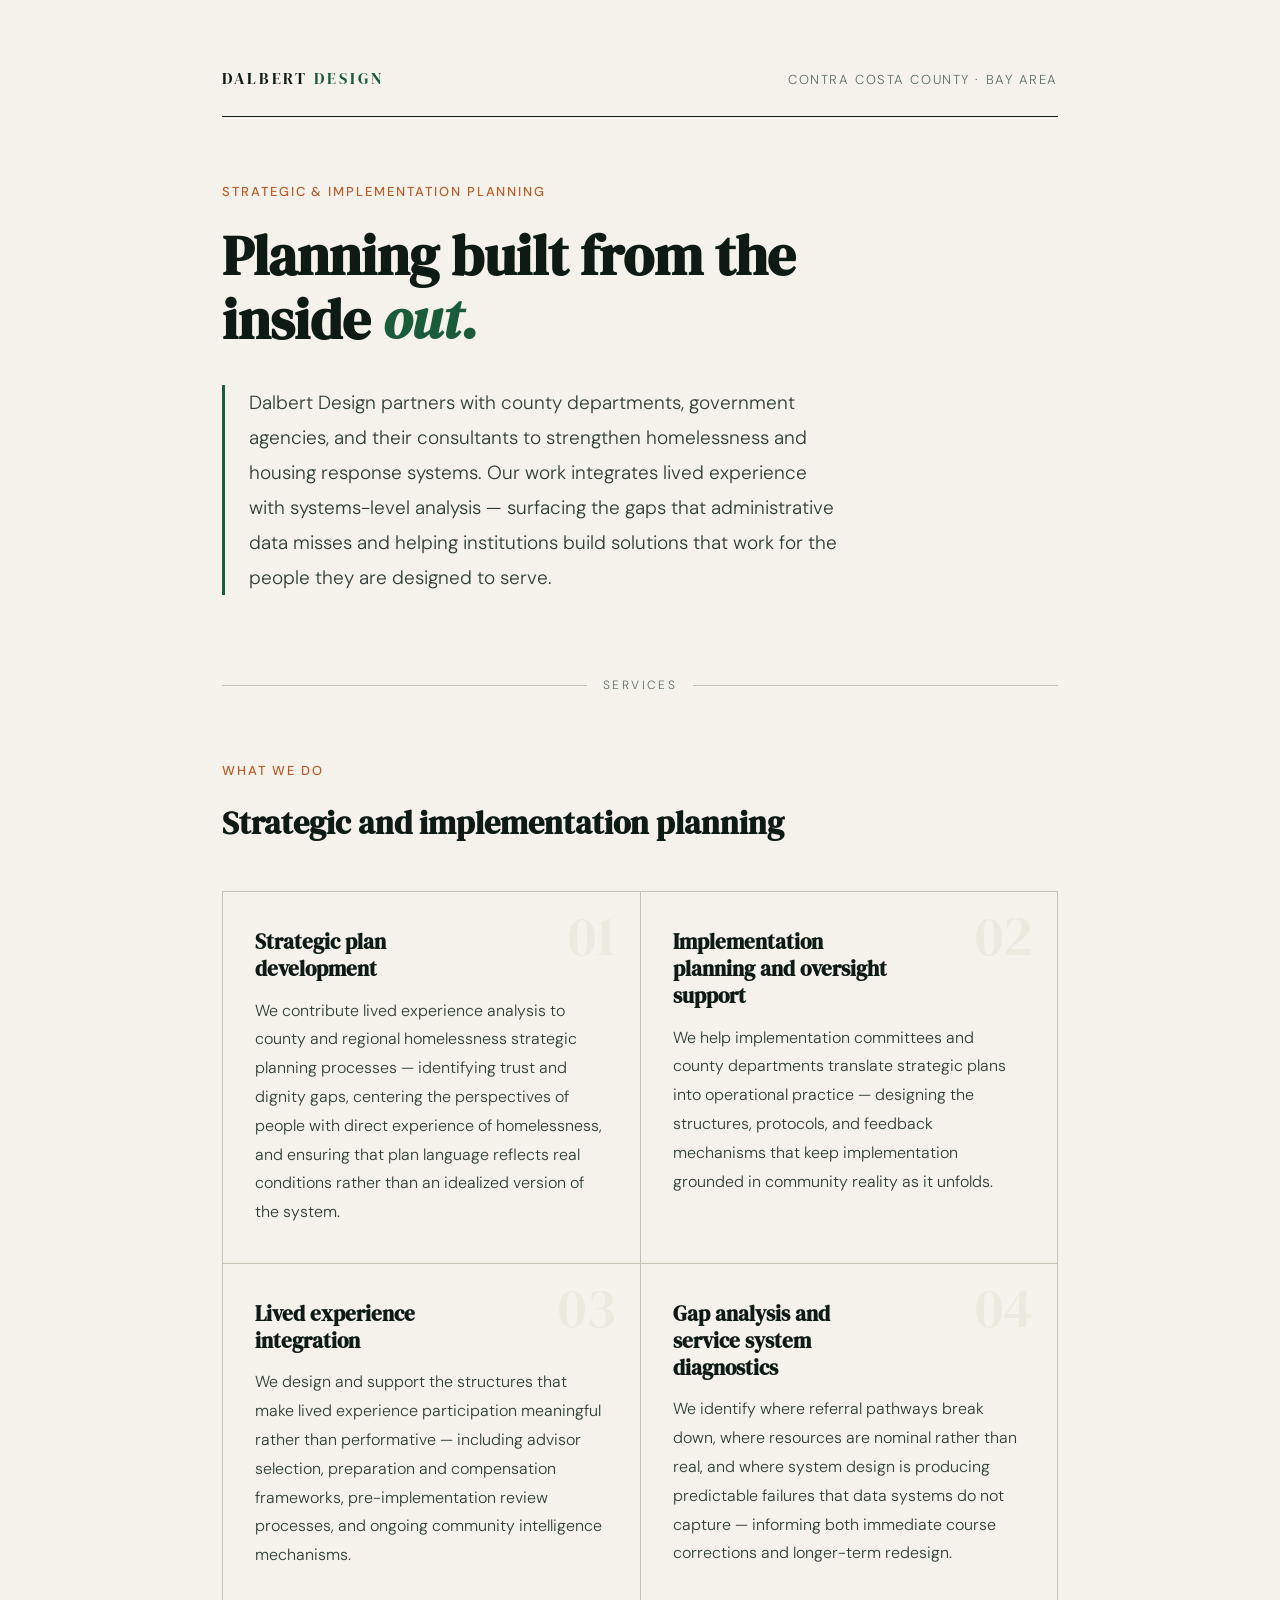
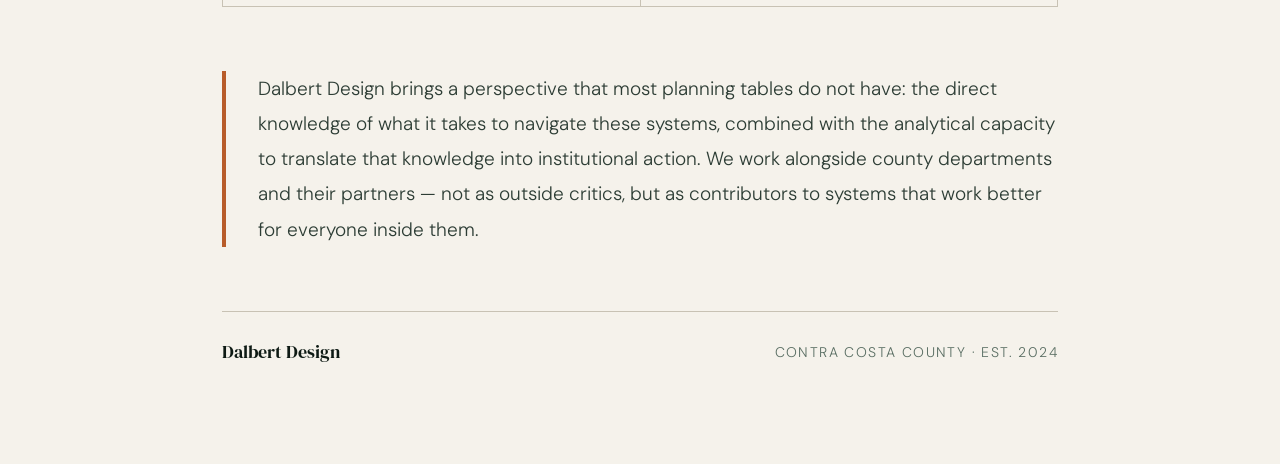
<file: dalbert_design_homepage_1.html>
<!DOCTYPE html>
<html lang="en">
<head>
<meta charset="UTF-8">
<meta name="viewport" content="width=device-width, initial-scale=1.0">
<title>Dalbert Design — Strategic Planning Services</title>
<link rel="preconnect" href="https://fonts.googleapis.com">
<link rel="preconnect" href="https://fonts.gstatic.com" crossorigin>
<link href="https://fonts.googleapis.com/css2?family=DM+Serif+Display:ital@0;1&family=DM+Sans:wght@300;400;500&display=swap" rel="stylesheet">
<style>
  *, *::before, *::after { box-sizing: border-box; margin: 0; padding: 0; }
  :root {
    --ink: #0e1a14;
    --ink-mid: #2d3d35;
    --ink-light: #5a6e63;
    --cream: #f5f2eb;
    --cream-dark: #ede9df;
    --accent: #1a5c3a;
    --accent-warm: #b85c2a;
    --accent-light: #e8f0eb;
    --rule: #c8c2b4;
    --serif: 'DM Serif Display', Georgia, serif;
    --sans: 'DM Sans', system-ui, sans-serif;
  }
  body {
    background: var(--cream);
    color: var(--ink);
    font-family: var(--sans);
    font-weight: 300;
    font-size: 18px;
    line-height: 1.75;
    -webkit-font-smoothing: antialiased;
  }
  .page { max-width: 900px; margin: 0 auto; padding: 4rem 2rem 6rem; }
  .header {
    display: grid;
    grid-template-columns: 1fr auto;
    align-items: end;
    border-bottom: 1.5px solid var(--ink);
    padding-bottom: 1.5rem;
    margin-bottom: 4rem;
    opacity: 0;
    animation: fadeUp 0.8s ease forwards;
  }
  .wordmark { font-family: var(--serif); font-size: 16px; letter-spacing: 0.18em; text-transform: uppercase; color: var(--ink); }
  .wordmark span { color: var(--accent); }
  .tagline-small { font-size: 13px; letter-spacing: 0.12em; text-transform: uppercase; color: var(--ink-light); text-align: right; }
  .hero { margin-bottom: 5rem; opacity: 0; animation: fadeUp 0.8s ease 0.15s forwards; }
  .hero-label { font-size: 13px; letter-spacing: 0.15em; text-transform: uppercase; color: var(--accent-warm); margin-bottom: 1.25rem; font-weight: 500; }
  .hero-headline { font-family: var(--serif); font-size: clamp(2.4rem, 5vw, 3.5rem); line-height: 1.15; color: var(--ink); max-width: 680px; margin-bottom: 2rem; }
  .hero-headline em { font-style: italic; color: var(--accent); }
  .hero-body { font-size: 19px; color: var(--ink-mid); max-width: 620px; line-height: 1.85; border-left: 3px solid var(--accent); padding-left: 1.5rem; }
  .rule { display: flex; align-items: center; gap: 1rem; margin: 4rem 0; opacity: 0; animation: fadeUp 0.8s ease 0.3s forwards; }
  .rule::before, .rule::after { content: ''; flex: 1; height: 1px; background: var(--rule); }
  .rule-text { font-size: 12px; letter-spacing: 0.2em; text-transform: uppercase; color: var(--ink-light); white-space: nowrap; }
  .services-header { margin-bottom: 2.5rem; opacity: 0; animation: fadeUp 0.8s ease 0.35s forwards; }
  .services-label { font-size: 13px; letter-spacing: 0.15em; text-transform: uppercase; color: var(--accent-warm); margin-bottom: 0.75rem; font-weight: 500; }
  .services-title { font-family: var(--serif); font-size: 2rem; color: var(--ink); }
  .services-grid { display: grid; grid-template-columns: 1fr 1fr; gap: 1px; background: var(--rule); border: 1px solid var(--rule); margin-bottom: 4rem; }
  .service-card { background: var(--cream); padding: 2.25rem 2rem; position: relative; opacity: 0; transition: background 0.25s ease; }
  .service-card:hover { background: var(--accent-light); }
  .service-card::before { content: attr(data-num); font-family: var(--serif); font-size: 3.5rem; color: var(--cream-dark); position: absolute; top: 1rem; right: 1.5rem; line-height: 1; transition: color 0.25s ease; }
  .service-card:hover::before { color: var(--rule); }
  .service-card-title { font-family: var(--serif); font-size: 1.3rem; color: var(--ink); margin-bottom: 0.9rem; line-height: 1.3; max-width: 220px; }
  .service-card-body { font-size: 16px; color: var(--ink-mid); line-height: 1.8; }
  .service-card:nth-child(1) { animation: fadeUp 0.7s ease 0.4s forwards; }
  .service-card:nth-child(2) { animation: fadeUp 0.7s ease 0.5s forwards; }
  .service-card:nth-child(3) { animation: fadeUp 0.7s ease 0.6s forwards; }
  .service-card:nth-child(4) { animation: fadeUp 0.7s ease 0.7s forwards; }
  .closing { display: grid; grid-template-columns: 4px 1fr; gap: 2rem; align-items: start; margin-bottom: 4rem; opacity: 0; animation: fadeUp 0.8s ease 0.8s forwards; }
  .closing-bar { background: var(--accent-warm); align-self: stretch; min-height: 100%; }
  .closing-text { font-size: 19px; color: var(--ink-mid); line-height: 1.85; }
  .footer-bar { border-top: 1px solid var(--rule); padding-top: 1.5rem; display: flex; justify-content: space-between; align-items: center; opacity: 0; animation: fadeUp 0.8s ease 0.9s forwards; }
  .footer-name { font-family: var(--serif); font-size: 1.15rem; color: var(--ink); }
  .footer-location { font-size: 14px; letter-spacing: 0.1em; text-transform: uppercase; color: var(--ink-light); }
  @keyframes fadeUp { from { opacity: 0; transform: translateY(18px); } to { opacity: 1; transform: translateY(0); } }
  @media (max-width: 600px) {
    .services-grid { grid-template-columns: 1fr; }
    .header { grid-template-columns: 1fr; gap: 0.5rem; }
    .tagline-small { text-align: left; }
    .hero-headline { font-size: 2rem; }
    .hero-body { font-size: 17px; }
  }
</style>
</head>
<body>
<div class="page">
  <header class="header">
    <div class="wordmark">Dalbert <span>Design</span></div>
    <div class="tagline-small">Contra Costa County &middot; Bay Area</div>
  </header>
  <section class="hero">
    <p class="hero-label">Strategic &amp; Implementation Planning</p>
    <h1 class="hero-headline">Planning built from the inside <em>out.</em></h1>
    <p class="hero-body">Dalbert Design partners with county departments, government agencies, and their consultants to strengthen homelessness and housing response systems. Our work integrates lived experience with systems-level analysis — surfacing the gaps that administrative data misses and helping institutions build solutions that work for the people they are designed to serve.</p>
  </section>
  <div class="rule"><span class="rule-text">Services</span></div>
  <div class="services-header">
    <p class="services-label">What we do</p>
    <h2 class="services-title">Strategic and implementation planning</h2>
  </div>
  <div class="services-grid">
    <div class="service-card" data-num="01">
      <h3 class="service-card-title">Strategic plan development</h3>
      <p class="service-card-body">We contribute lived experience analysis to county and regional homelessness strategic planning processes — identifying trust and dignity gaps, centering the perspectives of people with direct experience of homelessness, and ensuring that plan language reflects real conditions rather than an idealized version of the system.</p>
    </div>
    <div class="service-card" data-num="02">
      <h3 class="service-card-title">Implementation planning and oversight support</h3>
      <p class="service-card-body">We help implementation committees and county departments translate strategic plans into operational practice — designing the structures, protocols, and feedback mechanisms that keep implementation grounded in community reality as it unfolds.</p>
    </div>
    <div class="service-card" data-num="03">
      <h3 class="service-card-title">Lived experience integration</h3>
      <p class="service-card-body">We design and support the structures that make lived experience participation meaningful rather than performative — including advisor selection, preparation and compensation frameworks, pre-implementation review processes, and ongoing community intelligence mechanisms.</p>
    </div>
    <div class="service-card" data-num="04">
      <h3 class="service-card-title">Gap analysis and service system diagnostics</h3>
      <p class="service-card-body">We identify where referral pathways break down, where resources are nominal rather than real, and where system design is producing predictable failures that data systems do not capture — informing both immediate course corrections and longer-term redesign.</p>
    </div>
  </div>
  <div class="closing">
    <div class="closing-bar"></div>
    <p class="closing-text">Dalbert Design brings a perspective that most planning tables do not have: the direct knowledge of what it takes to navigate these systems, combined with the analytical capacity to translate that knowledge into institutional action. We work alongside county departments and their partners — not as outside critics, but as contributors to systems that work better for everyone inside them.</p>
  </div>
  <div class="footer-bar">
    <span class="footer-name">Dalbert Design</span>
    <span class="footer-location">Contra Costa County &middot; Est. 2024</span>
  </div>
</div>
</body>
</html>
</file>
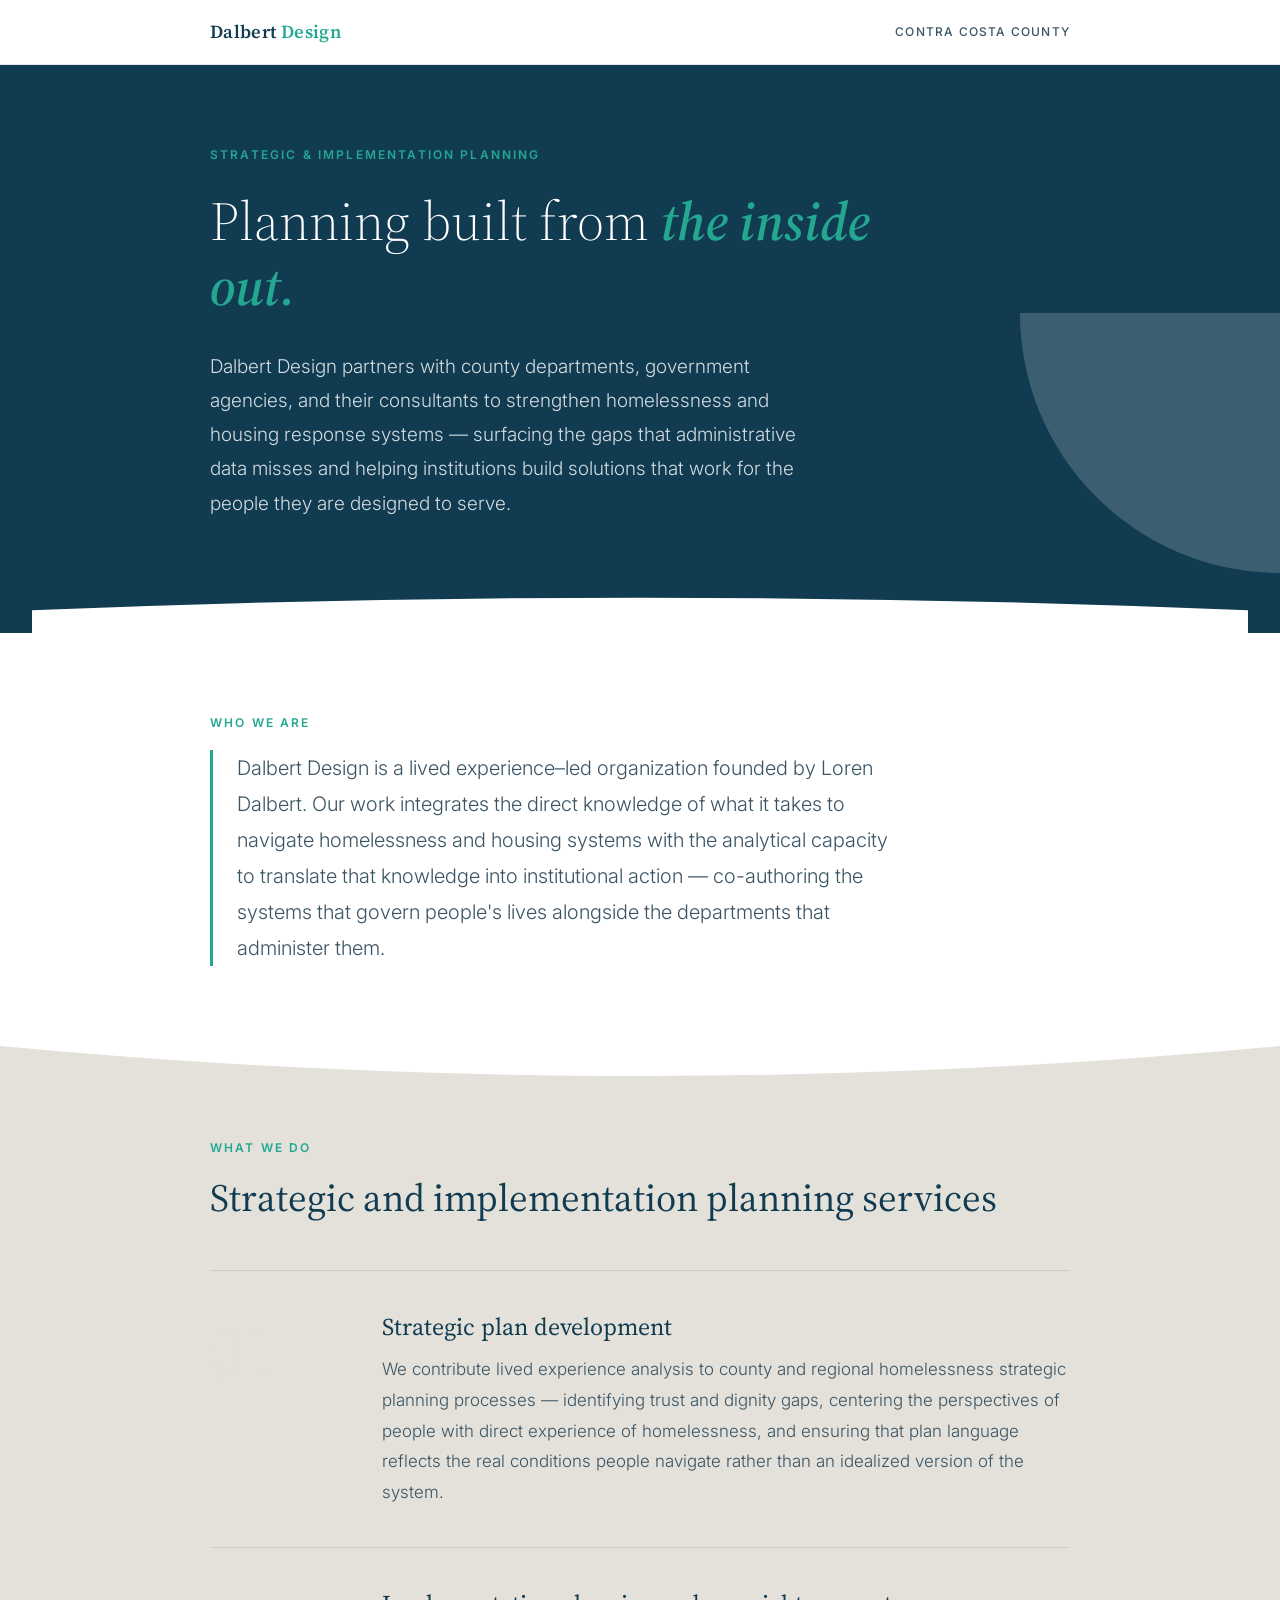
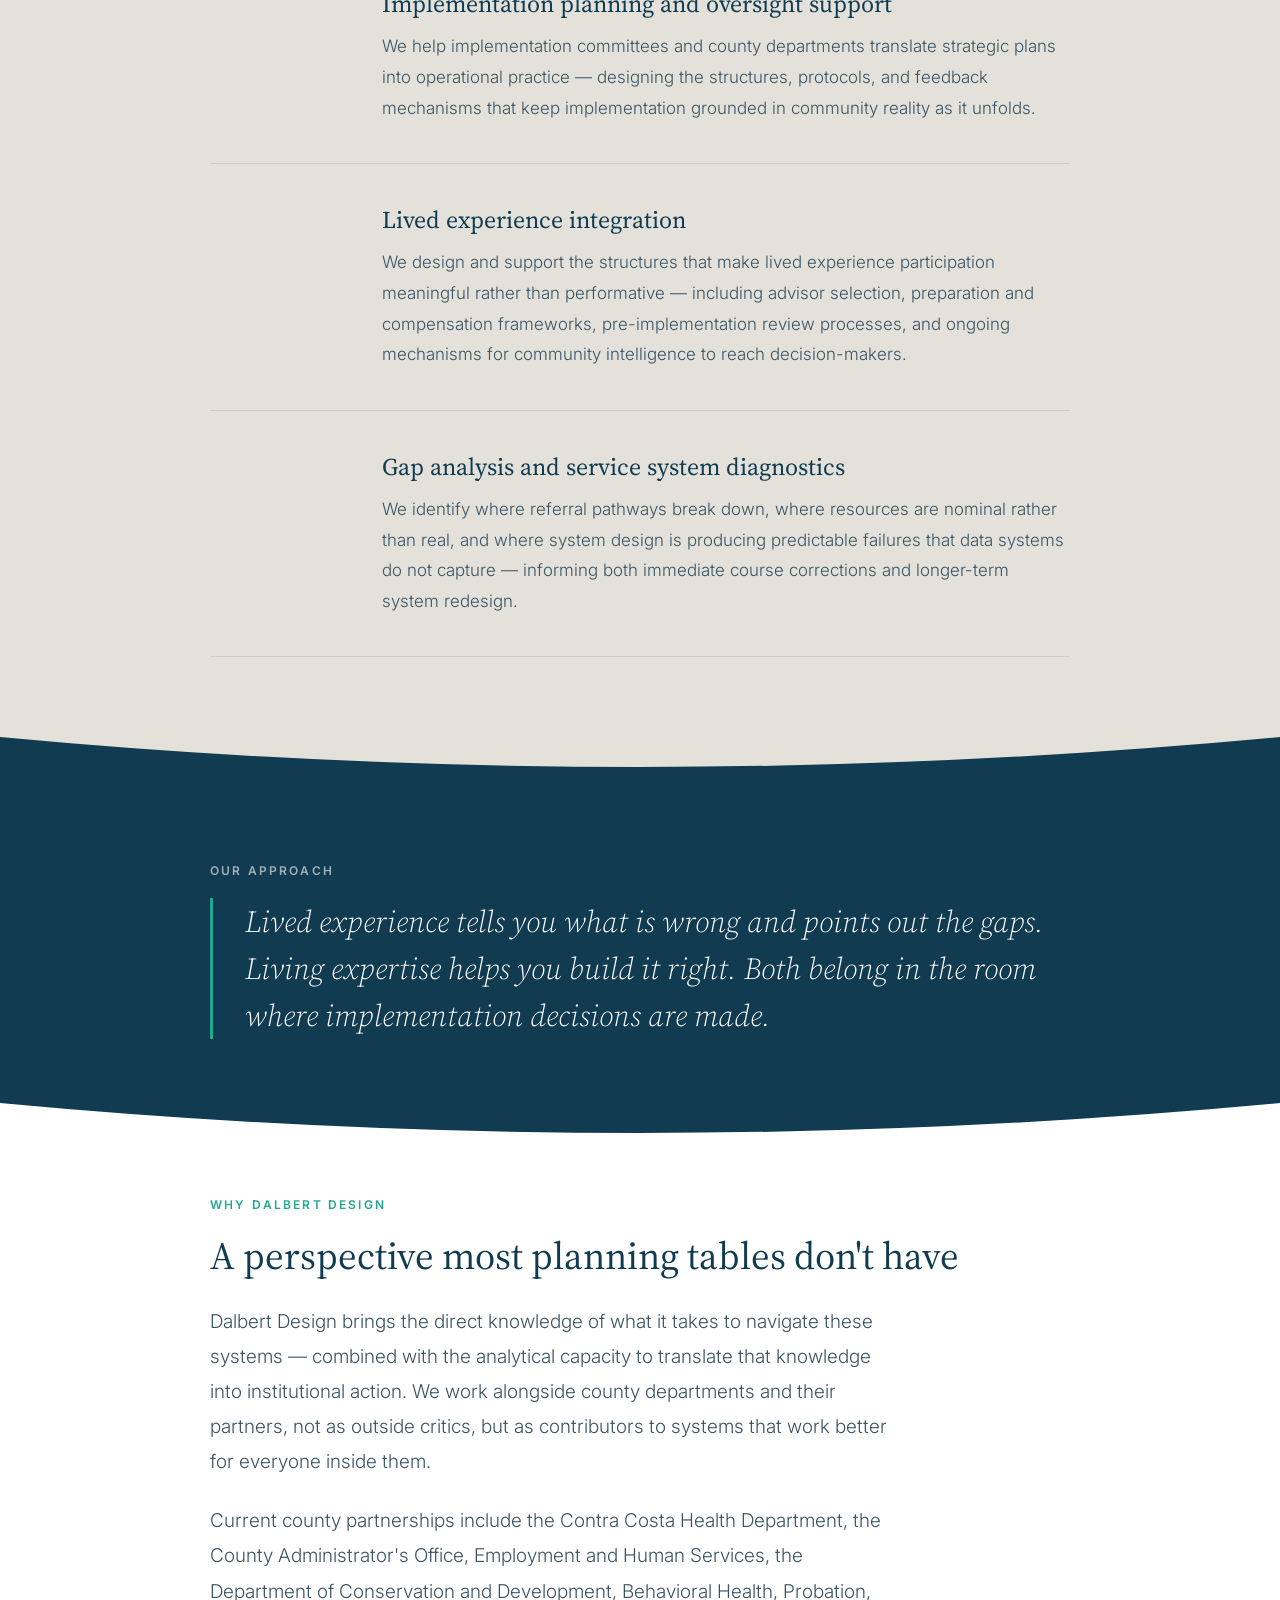
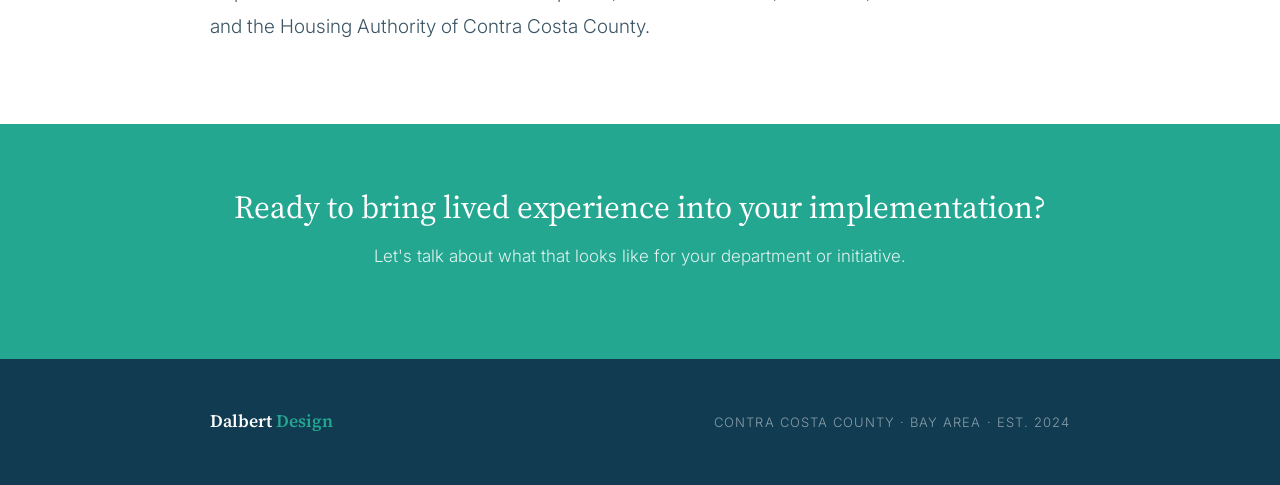
<file: dalbert_design_homepage_2.html>
<!DOCTYPE html>
<html lang="en">
<head>
<meta charset="UTF-8">
<meta name="viewport" content="width=device-width, initial-scale=1.0">
<title>Dalbert Design</title>
<link rel="preconnect" href="https://fonts.googleapis.com">
<link rel="preconnect" href="https://fonts.gstatic.com" crossorigin>
<link href="https://fonts.googleapis.com/css2?family=Source+Serif+4:ital,wght@0,300;0,400;0,600;1,300;1,400&family=Inter:wght@300;400;500;600&display=swap" rel="stylesheet">
<style>
*, *::before, *::after { box-sizing: border-box; margin: 0; padding: 0; }

:root {
  --navy: #103B51;
  --teal: #24A791;
  --beige: #E3E1DA;
  --white: #ffffff;
  --off-white: #F5F3EE;
  --dark-teal: #00495E;
  --text: #1a2e3b;
  --text-mid: #3a5464;
  --serif: 'Source Serif 4', Georgia, serif;
  --sans: 'Inter', system-ui, sans-serif;
}

html { scroll-behavior: smooth; }

body {
  background: var(--white);
  color: var(--text);
  font-family: var(--sans);
  font-weight: 300;
  font-size: 18px;
  line-height: 1.7;
  -webkit-font-smoothing: antialiased;
}

/* ── HEADER ── */
.header {
  background: var(--white);
  border-bottom: 1px solid rgba(16,59,81,0.12);
  position: sticky;
  top: 0;
  z-index: 100;
  padding: 0 2rem;
}
.header__inner {
  max-width: 860px;
  margin: 0 auto;
  display: flex;
  align-items: center;
  justify-content: space-between;
  height: 64px;
}
.logo {
  font-family: var(--serif);
  font-size: 1.15rem;
  font-weight: 600;
  color: var(--navy);
  text-decoration: none;
  letter-spacing: 0.02em;
}
.logo span { color: var(--teal); }
.header-tag {
  font-size: 12px;
  font-weight: 500;
  letter-spacing: 0.1em;
  text-transform: uppercase;
  color: var(--text-mid);
}

/* ── HERO ── */
.hero {
  background: var(--navy);
  position: relative;
  overflow: hidden;
  padding: 5rem 2rem 0;
}
.hero__shape {
  position: absolute;
  bottom: 0; right: 0;
  width: 320px; height: 320px;
  opacity: 0.18;
}
.hero__inner {
  max-width: 860px;
  margin: 0 auto;
  position: relative;
  z-index: 2;
}
.hero__eyebrow {
  font-size: 12px;
  font-weight: 600;
  letter-spacing: 0.18em;
  text-transform: uppercase;
  color: var(--teal);
  margin-bottom: 1.5rem;
}
.hero__title {
  font-family: var(--serif);
  font-size: clamp(2.2rem, 5vw, 3.4rem);
  font-weight: 300;
  line-height: 1.18;
  color: var(--white);
  max-width: 700px;
  margin-bottom: 2rem;
}
.hero__title strong {
  font-weight: 600;
  font-style: italic;
  color: var(--teal);
}
.hero__body {
  font-size: 19px;
  color: rgba(255,255,255,0.82);
  max-width: 600px;
  line-height: 1.8;
  padding-bottom: 4rem;
}

/* curve bottom of hero */
.hero__curve {
  display: block;
  width: 100%;
  margin-bottom: -2px;
}

/* ── SECTION BASE ── */
.section {
  padding: 5rem 2rem;
}
.section__inner {
  max-width: 860px;
  margin: 0 auto;
}
.section--white { background: var(--white); }
.section--beige { background: var(--beige); }
.section--navy  { background: var(--navy); }
.section--off   { background: var(--off-white); }

/* ── EYEBROW / TITLE ── */
.eyebrow {
  font-size: 12px;
  font-weight: 600;
  letter-spacing: 0.18em;
  text-transform: uppercase;
  color: var(--teal);
  margin-bottom: 1rem;
}
.eyebrow--light { color: rgba(255,255,255,0.6); }

.section-title {
  font-family: var(--serif);
  font-size: clamp(1.6rem, 3vw, 2.4rem);
  font-weight: 400;
  line-height: 1.25;
  color: var(--navy);
  margin-bottom: 1.5rem;
}
.section-title--light { color: var(--white); }

/* ── INTRO BLOCK ── */
.intro-text {
  font-size: 20px;
  line-height: 1.8;
  color: var(--text-mid);
  max-width: 680px;
  border-left: 3px solid var(--teal);
  padding-left: 1.5rem;
}

/* ── WHAT WE DO ROWS ── */
.rows { margin-top: 3rem; }
.row-item {
  display: grid;
  grid-template-columns: 140px 1fr;
  gap: 2rem;
  align-items: start;
  padding: 2.5rem 0;
  border-top: 1px solid rgba(16,59,81,0.12);
  opacity: 0;
  transform: translateY(20px);
  transition: opacity 0.6s ease, transform 0.6s ease;
}
.row-item.visible {
  opacity: 1;
  transform: translateY(0);
}
.row-item:last-child { border-bottom: 1px solid rgba(16,59,81,0.12); }
.row-num {
  font-family: var(--serif);
  font-size: 4.5rem;
  font-weight: 300;
  color: var(--beige);
  line-height: 1;
  padding-top: 4px;
}
.row-title {
  font-family: var(--serif);
  font-size: 1.5rem;
  font-weight: 400;
  color: var(--navy);
  margin-bottom: 0.75rem;
  line-height: 1.3;
}
.row-body {
  font-size: 17px;
  color: var(--text-mid);
  line-height: 1.8;
}

/* ── PULL QUOTE ── */
.pull-quote {
  background: var(--navy);
  position: relative;
  overflow: hidden;
}
.pull-quote__shape-top {
  display: block;
  width: 100%;
  margin-top: -2px;
}
.pull-quote__shape-bottom {
  display: block;
  width: 100%;
  margin-bottom: -2px;
}
.pull-quote__inner {
  max-width: 860px;
  margin: 0 auto;
  padding: 4rem 2rem;
}
.pull-quote__text {
  font-family: var(--serif);
  font-size: clamp(1.35rem, 2.5vw, 1.9rem);
  font-weight: 300;
  font-style: italic;
  color: var(--white);
  line-height: 1.55;
  position: relative;
  padding-left: 2rem;
  border-left: 3px solid var(--teal);
}

/* ── CLOSING ── */
.closing-text {
  font-size: 19px;
  color: var(--text-mid);
  line-height: 1.85;
  max-width: 680px;
}

/* ── CORNER SHAPE SECTIONS ── */
.shape-wrap {
  position: relative;
}
.corner-shape {
  position: absolute;
  width: 120px;
  height: 120px;
}
.corner-shape--tr { top: 0; right: 0; }
.corner-shape--bl { bottom: 0; left: 0; }

/* ── CTA BAND ── */
.cta-band {
  background: var(--teal);
  padding: 3.5rem 2rem;
  text-align: center;
}
.cta-band__inner { max-width: 860px; margin: 0 auto; }
.cta-band__title {
  font-family: var(--serif);
  font-size: clamp(1.4rem, 2.5vw, 2rem);
  font-weight: 400;
  color: var(--white);
  margin-bottom: 0.5rem;
}
.cta-band__sub {
  font-size: 17px;
  color: rgba(255,255,255,0.85);
  margin-bottom: 2rem;
}

/* ── FOOTER ── */
.footer {
  background: var(--navy);
  padding: 3rem 2rem;
}
.footer__inner {
  max-width: 860px;
  margin: 0 auto;
  display: flex;
  justify-content: space-between;
  align-items: center;
  flex-wrap: wrap;
  gap: 1rem;
}
.footer__logo {
  font-family: var(--serif);
  font-size: 1.1rem;
  font-weight: 600;
  color: var(--white);
  text-decoration: none;
}
.footer__logo span { color: var(--teal); }
.footer__meta {
  font-size: 13px;
  color: rgba(255,255,255,0.5);
  letter-spacing: 0.08em;
  text-transform: uppercase;
}

/* ── FADE IN OBSERVER ── */
.fade-in {
  opacity: 0;
  transform: translateY(24px);
  transition: opacity 0.7s ease, transform 0.7s ease;
}
.fade-in.visible {
  opacity: 1;
  transform: translateY(0);
}

/* ── RESPONSIVE ── */
@media (max-width: 580px) {
  .row-item { grid-template-columns: 1fr; gap: 0.5rem; }
  .row-num { font-size: 3rem; }
  .footer__inner { flex-direction: column; align-items: flex-start; }
}
</style>
</head>
<body>

<!-- HEADER -->
<header class="header">
  <div class="header__inner">
    <a href="#" class="logo">Dalbert <span>Design</span></a>
    <span class="header-tag">Contra Costa County</span>
  </div>
</header>

<!-- HERO -->
<section class="hero">
  <svg class="hero__shape" viewBox="0 0 320 320" fill="none" xmlns="http://www.w3.org/2000/svg" aria-hidden="true">
    <circle cx="320" cy="0" r="260" fill="white"/>
    <circle cx="320" cy="0" r="180" fill="white"/>
    <circle cx="320" cy="0" r="100" fill="white"/>
  </svg>
  <div class="hero__inner">
    <p class="hero__eyebrow">Strategic &amp; Implementation Planning</p>
    <h1 class="hero__title">Planning built from <strong>the inside out.</strong></h1>
    <p class="hero__body">Dalbert Design partners with county departments, government agencies, and their consultants to strengthen homelessness and housing response systems — surfacing the gaps that administrative data misses and helping institutions build solutions that work for the people they are designed to serve.</p>
  </div>
  <svg class="hero__curve" viewBox="0 0 1440 60" preserveAspectRatio="none" fill="none" xmlns="http://www.w3.org/2000/svg" aria-hidden="true">
    <path d="M0 60 L0 30 Q720 0 1440 30 L1440 60 Z" fill="#ffffff"/>
  </svg>
</section>

<!-- INTRO -->
<section class="section section--white">
  <div class="section__inner fade-in">
    <p class="eyebrow">Who We Are</p>
    <p class="intro-text">Dalbert Design is a lived experience–led organization founded by Loren Dalbert. Our work integrates the direct knowledge of what it takes to navigate homelessness and housing systems with the analytical capacity to translate that knowledge into institutional action — co-authoring the systems that govern people's lives alongside the departments that administer them.</p>
  </div>
</section>

<!-- SHAPE TOP INTO BEIGE -->
<div class="shape-wrap" style="background: white; line-height:0;">
  <svg viewBox="0 0 860 80" preserveAspectRatio="none" width="100%" height="60" aria-hidden="true">
    <path d="M0 0 L0 80 L860 80 L860 0 Q430 80 0 0Z" fill="#E3E1DA"/>
  </svg>
</div>

<!-- WHAT WE DO -->
<section class="section section--beige" style="padding-top: 2rem;">
  <div class="section__inner">
    <p class="eyebrow fade-in">What We Do</p>
    <h2 class="section-title fade-in">Strategic and implementation planning services</h2>

    <div class="rows">
      <div class="row-item">
        <div class="row-num">01</div>
        <div>
          <h3 class="row-title">Strategic plan development</h3>
          <p class="row-body">We contribute lived experience analysis to county and regional homelessness strategic planning processes — identifying trust and dignity gaps, centering the perspectives of people with direct experience of homelessness, and ensuring that plan language reflects the real conditions people navigate rather than an idealized version of the system.</p>
        </div>
      </div>
      <div class="row-item">
        <div class="row-num">02</div>
        <div>
          <h3 class="row-title">Implementation planning and oversight support</h3>
          <p class="row-body">We help implementation committees and county departments translate strategic plans into operational practice — designing the structures, protocols, and feedback mechanisms that keep implementation grounded in community reality as it unfolds.</p>
        </div>
      </div>
      <div class="row-item">
        <div class="row-num">03</div>
        <div>
          <h3 class="row-title">Lived experience integration</h3>
          <p class="row-body">We design and support the structures that make lived experience participation meaningful rather than performative — including advisor selection, preparation and compensation frameworks, pre-implementation review processes, and ongoing mechanisms for community intelligence to reach decision-makers.</p>
        </div>
      </div>
      <div class="row-item">
        <div class="row-num">04</div>
        <div>
          <h3 class="row-title">Gap analysis and service system diagnostics</h3>
          <p class="row-body">We identify where referral pathways break down, where resources are nominal rather than real, and where system design is producing predictable failures that data systems do not capture — informing both immediate course corrections and longer-term system redesign.</p>
        </div>
      </div>
    </div>
  </div>
</section>

<!-- SHAPE INTO NAVY FOR PULL QUOTE -->
<div style="background: #E3E1DA; line-height:0;">
  <svg viewBox="0 0 860 80" preserveAspectRatio="none" width="100%" height="60" aria-hidden="true">
    <path d="M0 80 L0 0 Q430 80 860 0 L860 80 Z" fill="#103B51"/>
  </svg>
</div>

<!-- PULL QUOTE -->
<section style="background: var(--navy); padding: 4rem 2rem;">
  <div class="section__inner fade-in">
    <p class="eyebrow eyebrow--light">Our Approach</p>
    <blockquote class="pull-quote__text">
      Lived experience tells you what is wrong and points out the gaps. Living expertise helps you build it right. Both belong in the room where implementation decisions are made.
    </blockquote>
  </div>
</section>

<!-- SHAPE OUT OF NAVY -->
<div style="background: #103B51; line-height:0;">
  <svg viewBox="0 0 860 80" preserveAspectRatio="none" width="100%" height="60" aria-hidden="true">
    <path d="M0 0 L0 80 L860 80 L860 0 Q430 80 0 0Z" fill="#ffffff"/>
  </svg>
</div>

<!-- CLOSING / POSITIONING -->
<section class="section section--white" style="padding-top: 2rem;">
  <div class="section__inner fade-in">
    <p class="eyebrow">Why Dalbert Design</p>
    <h2 class="section-title">A perspective most planning tables don't have</h2>
    <p class="closing-text">Dalbert Design brings the direct knowledge of what it takes to navigate these systems — combined with the analytical capacity to translate that knowledge into institutional action. We work alongside county departments and their partners, not as outside critics, but as contributors to systems that work better for everyone inside them.</p>
    <p class="closing-text" style="margin-top: 1.5rem;">Current county partnerships include the Contra Costa Health Department, the County Administrator's Office, Employment and Human Services, the Department of Conservation and Development, Behavioral Health, Probation, and the Housing Authority of Contra Costa County.</p>
  </div>
</section>

<!-- CTA BAND -->
<div class="cta-band">
  <div class="cta-band__inner fade-in">
    <h2 class="cta-band__title">Ready to bring lived experience into your implementation?</h2>
    <p class="cta-band__sub">Let's talk about what that looks like for your department or initiative.</p>
  </div>
</div>

<!-- FOOTER -->
<footer class="footer">
  <div class="footer__inner">
    <a href="#" class="footer__logo">Dalbert <span>Design</span></a>
    <span class="footer__meta">Contra Costa County &middot; Bay Area &middot; Est. 2024</span>
  </div>
</footer>

<script>
const observer = new IntersectionObserver((entries) => {
  entries.forEach(entry => {
    if (entry.isIntersecting) {
      entry.target.classList.add('visible');
    }
  });
}, { threshold: 0.12 });

document.querySelectorAll('.fade-in, .row-item').forEach(el => observer.observe(el));
</script>

</body>
</html>
</file>
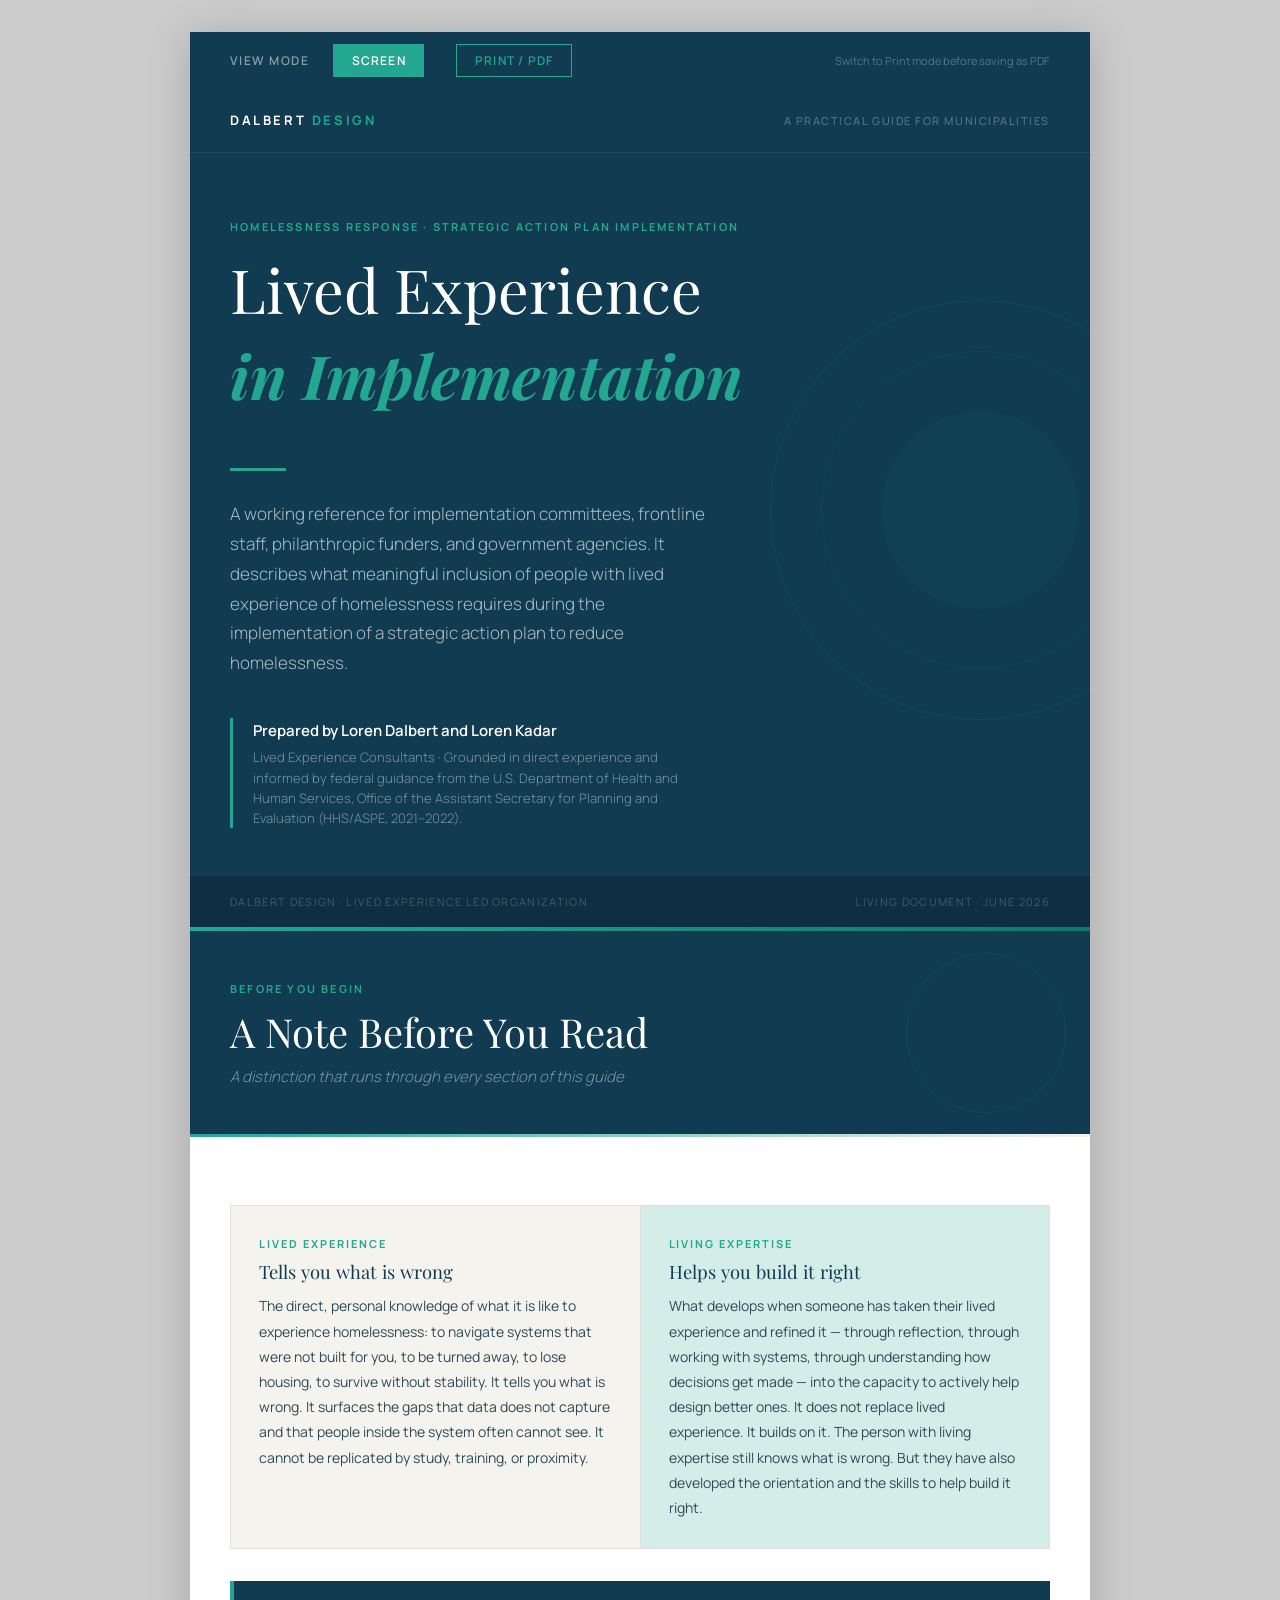
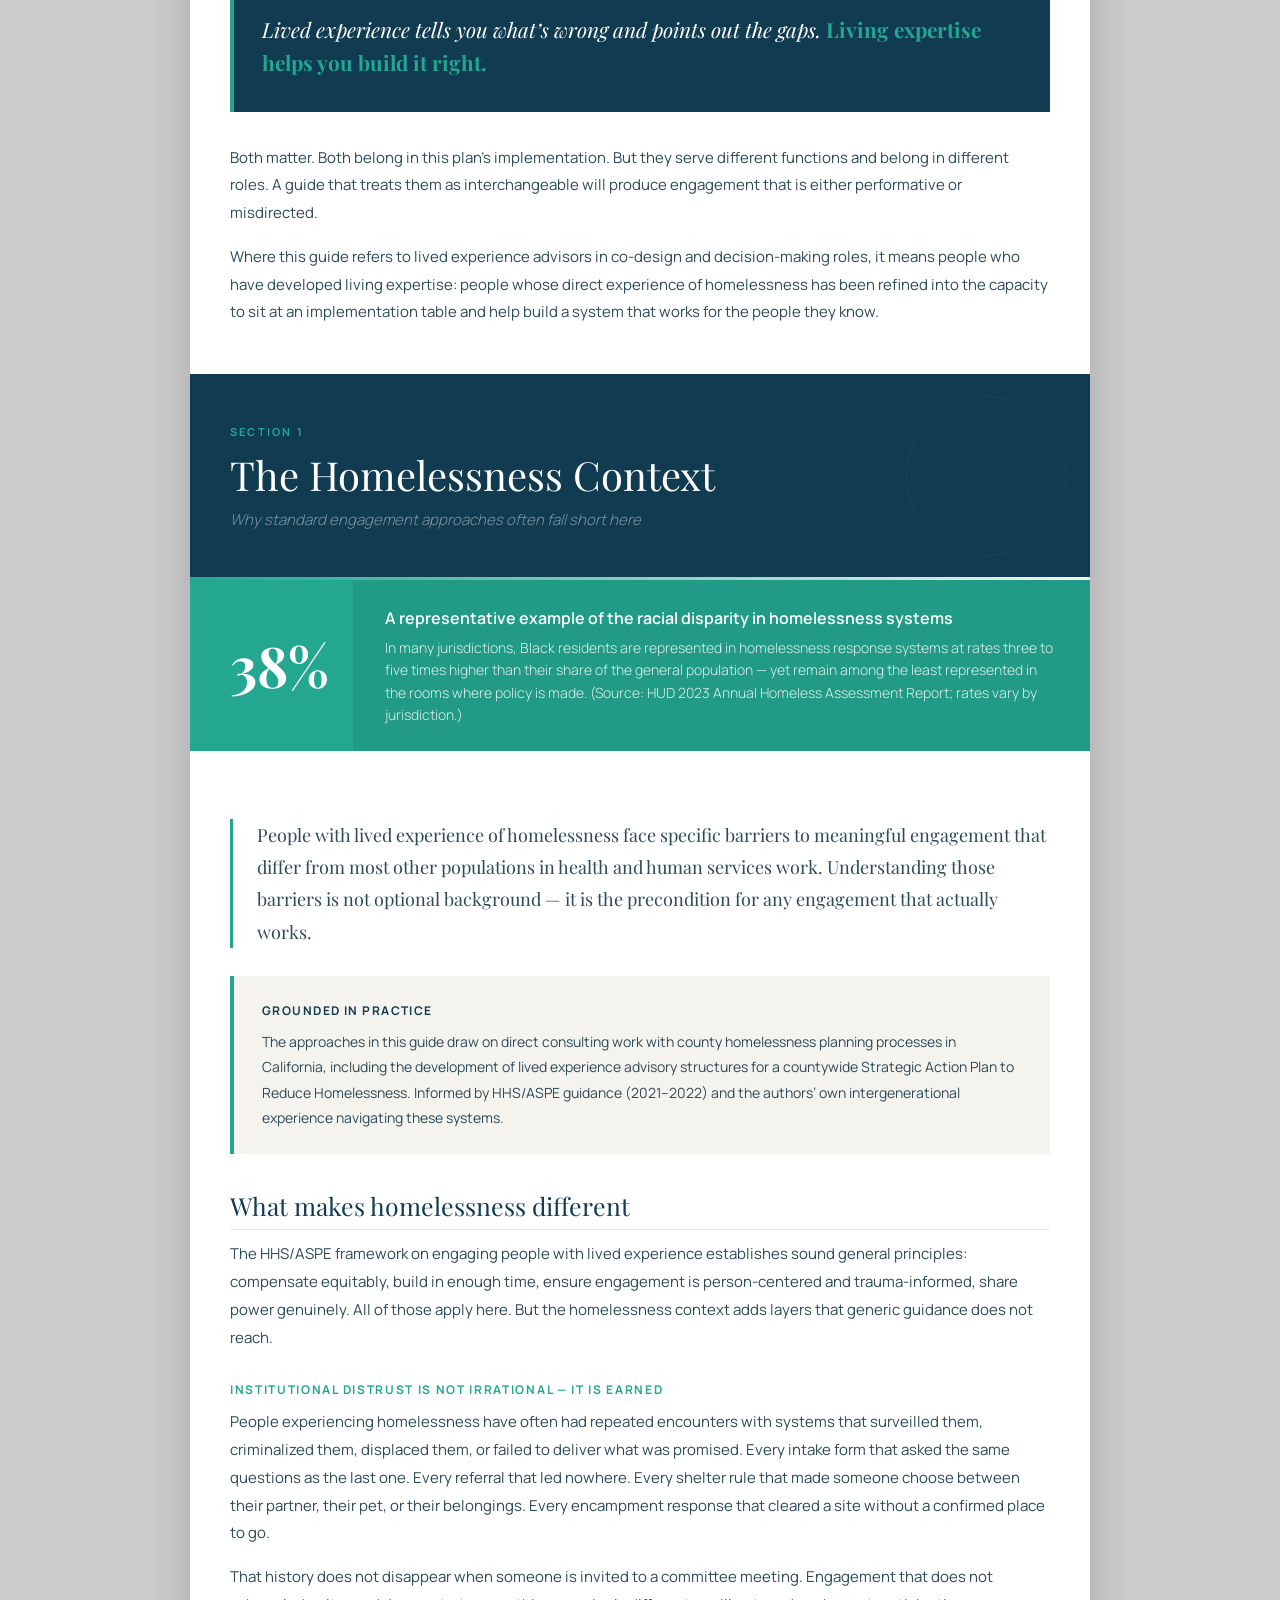
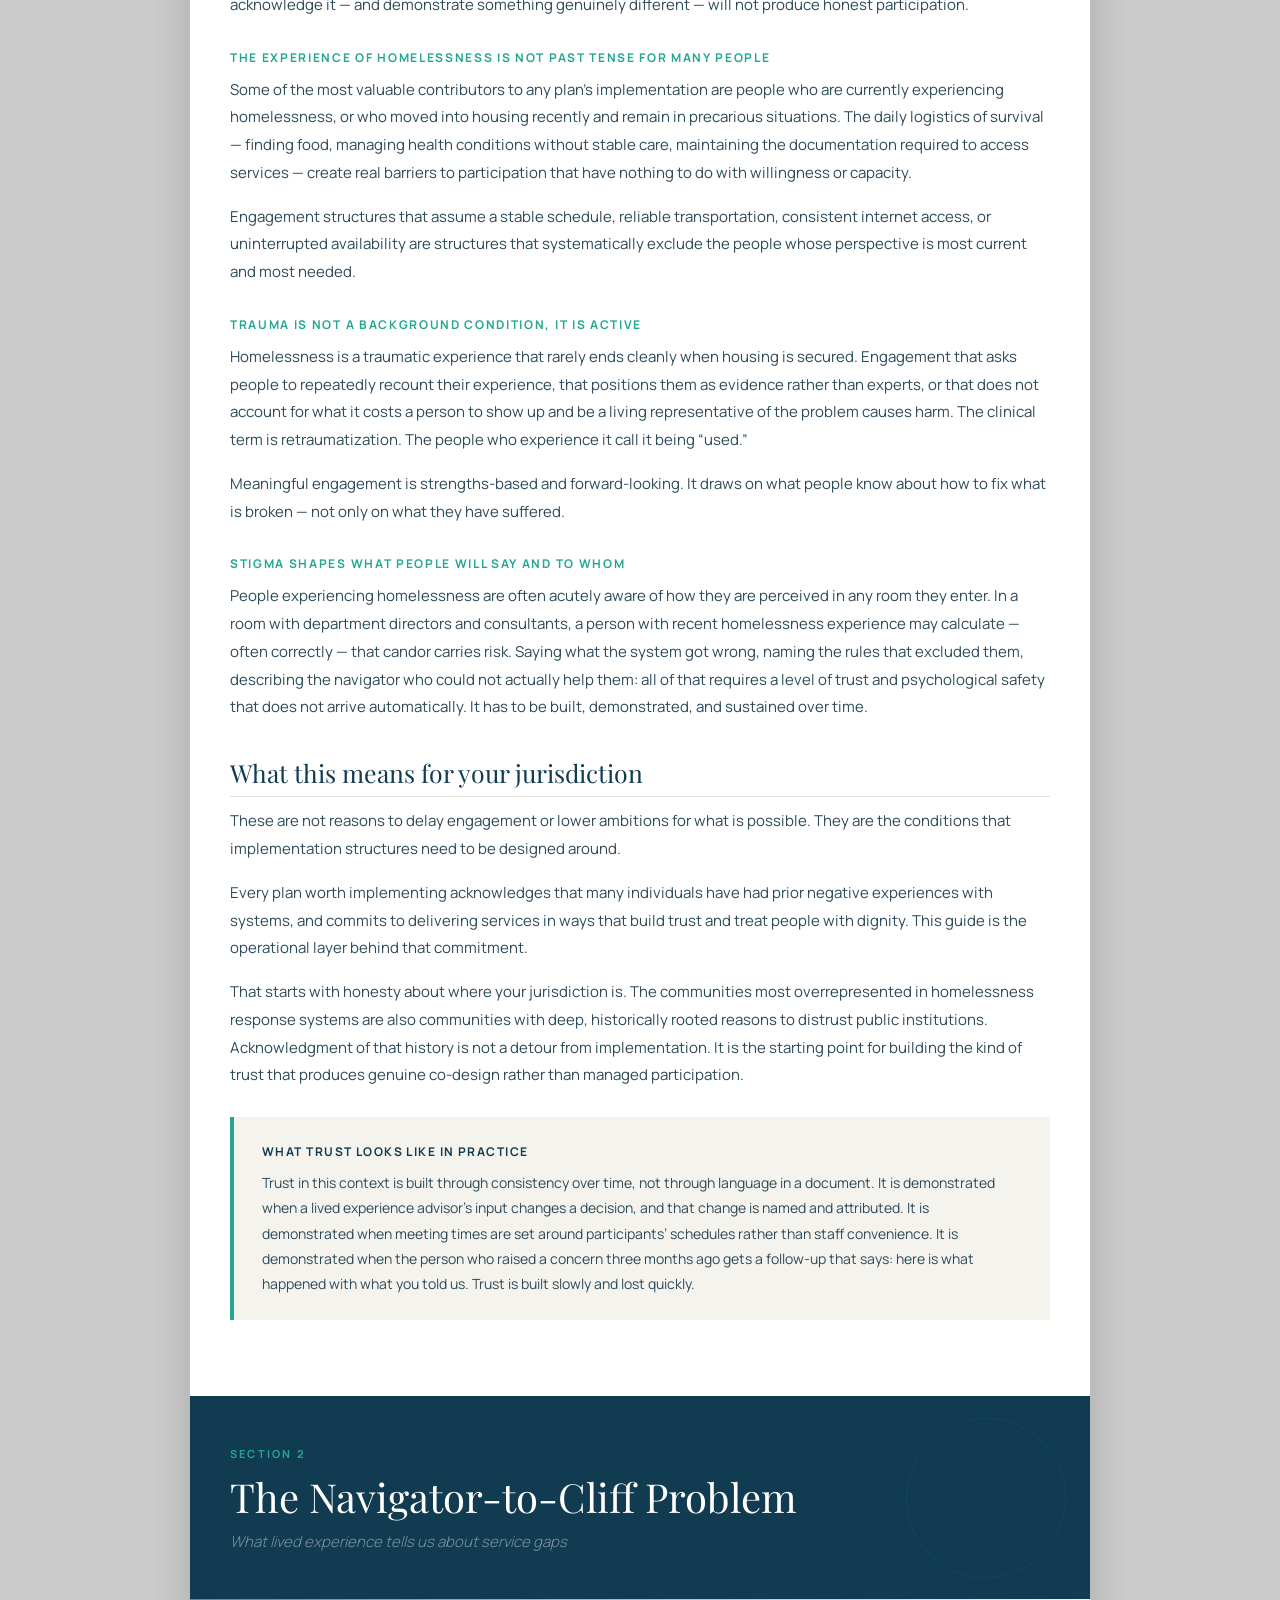
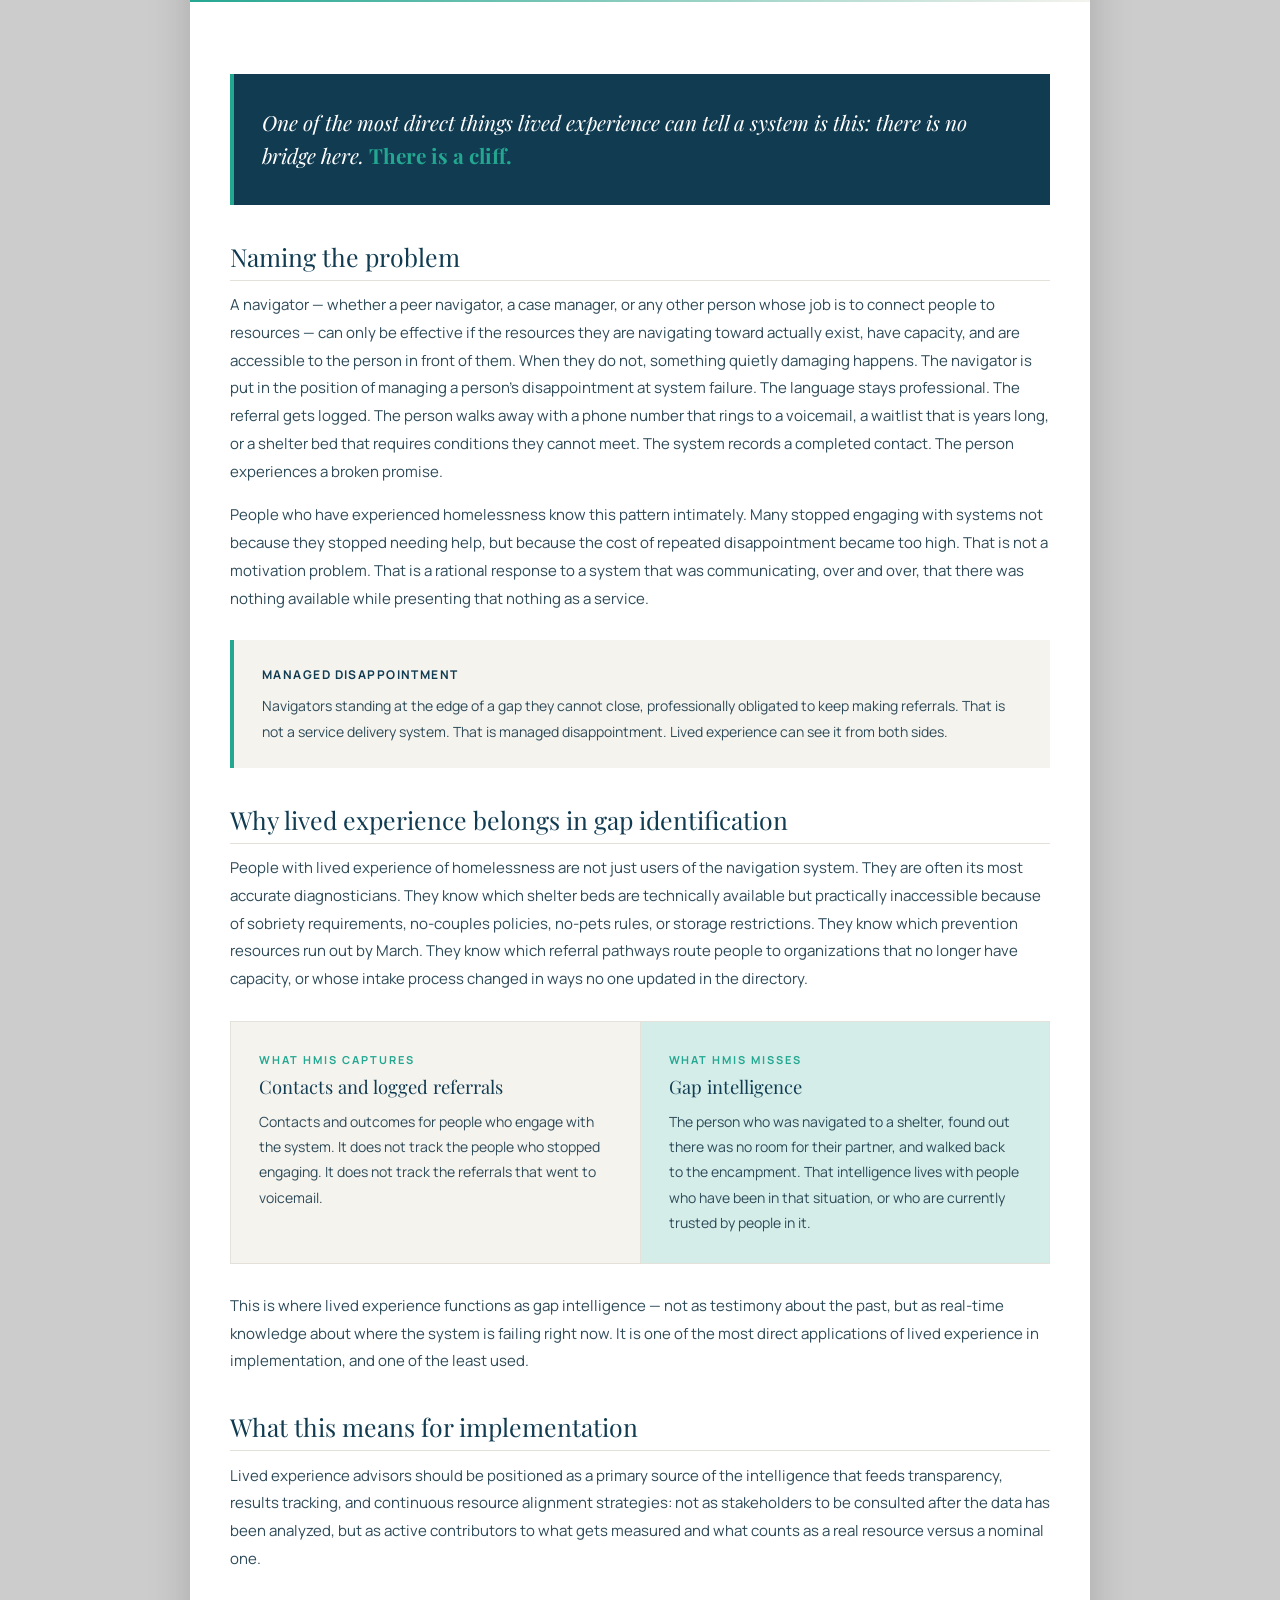
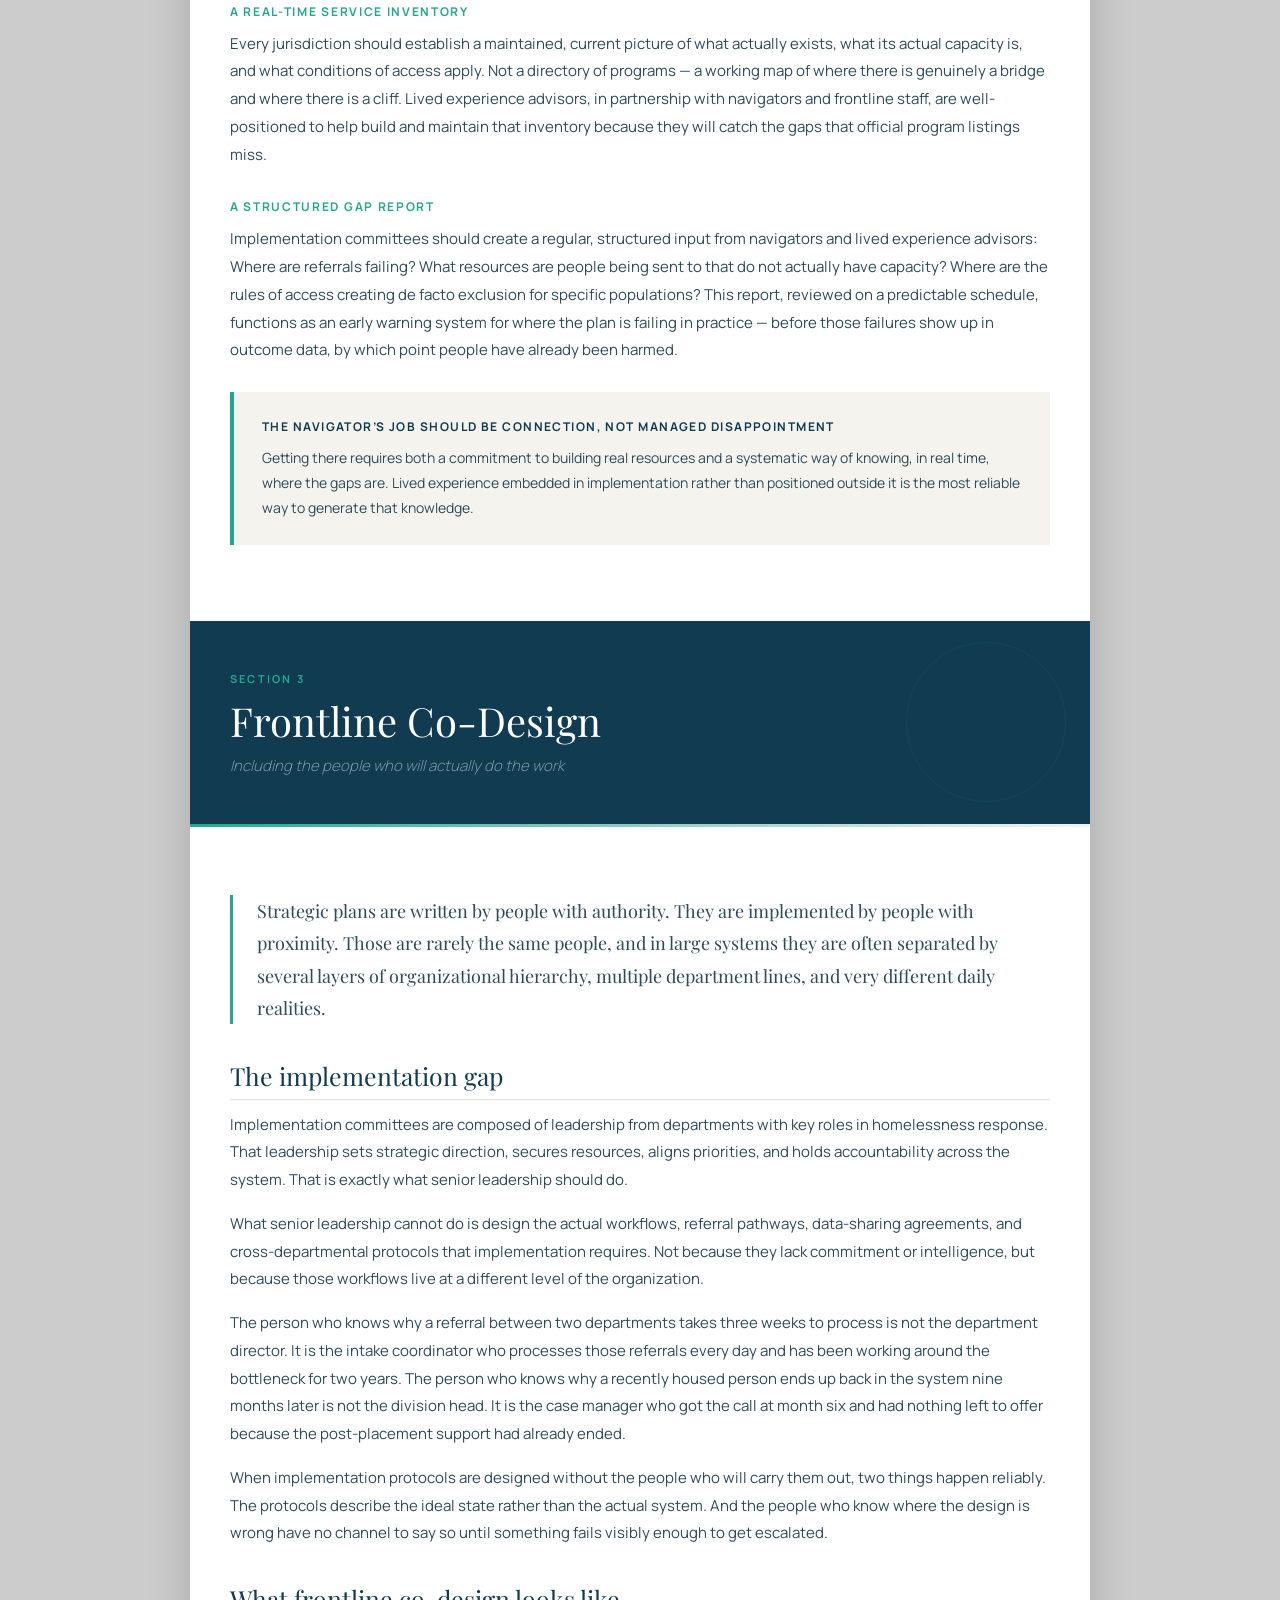
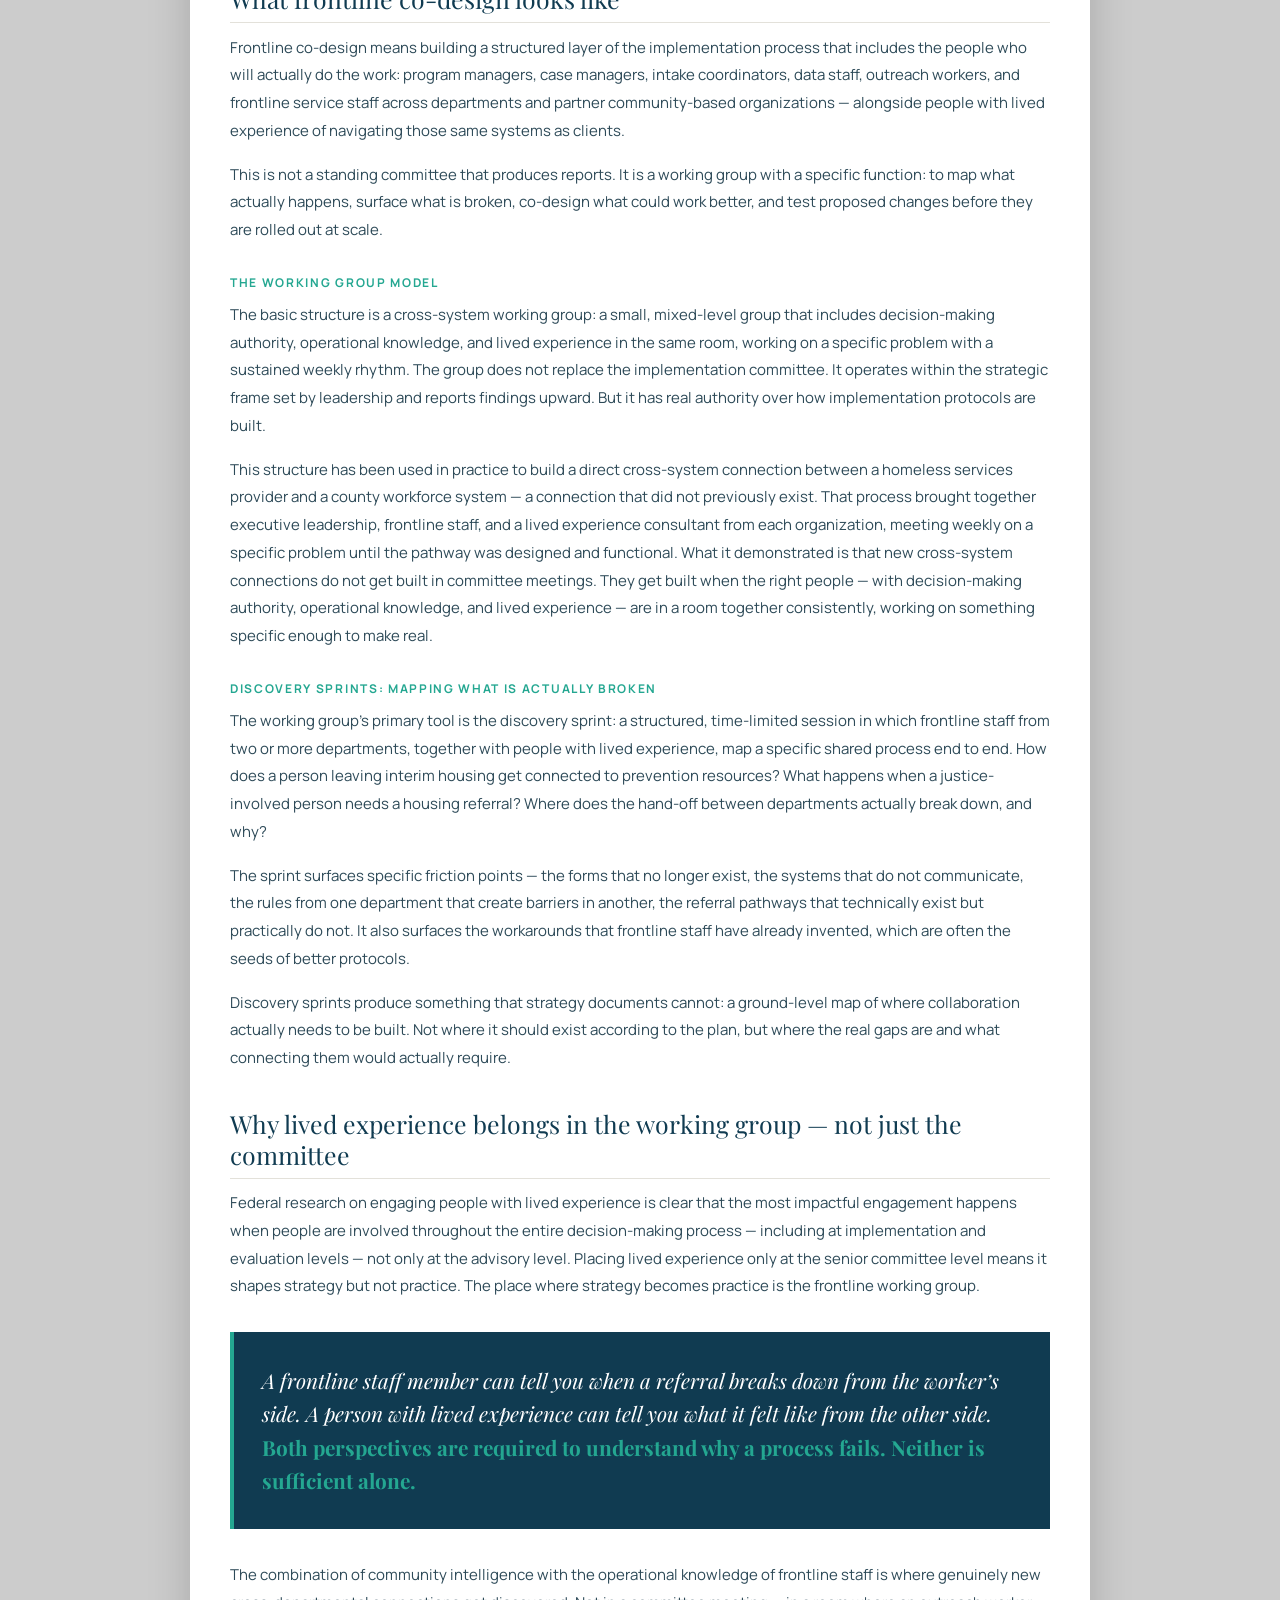
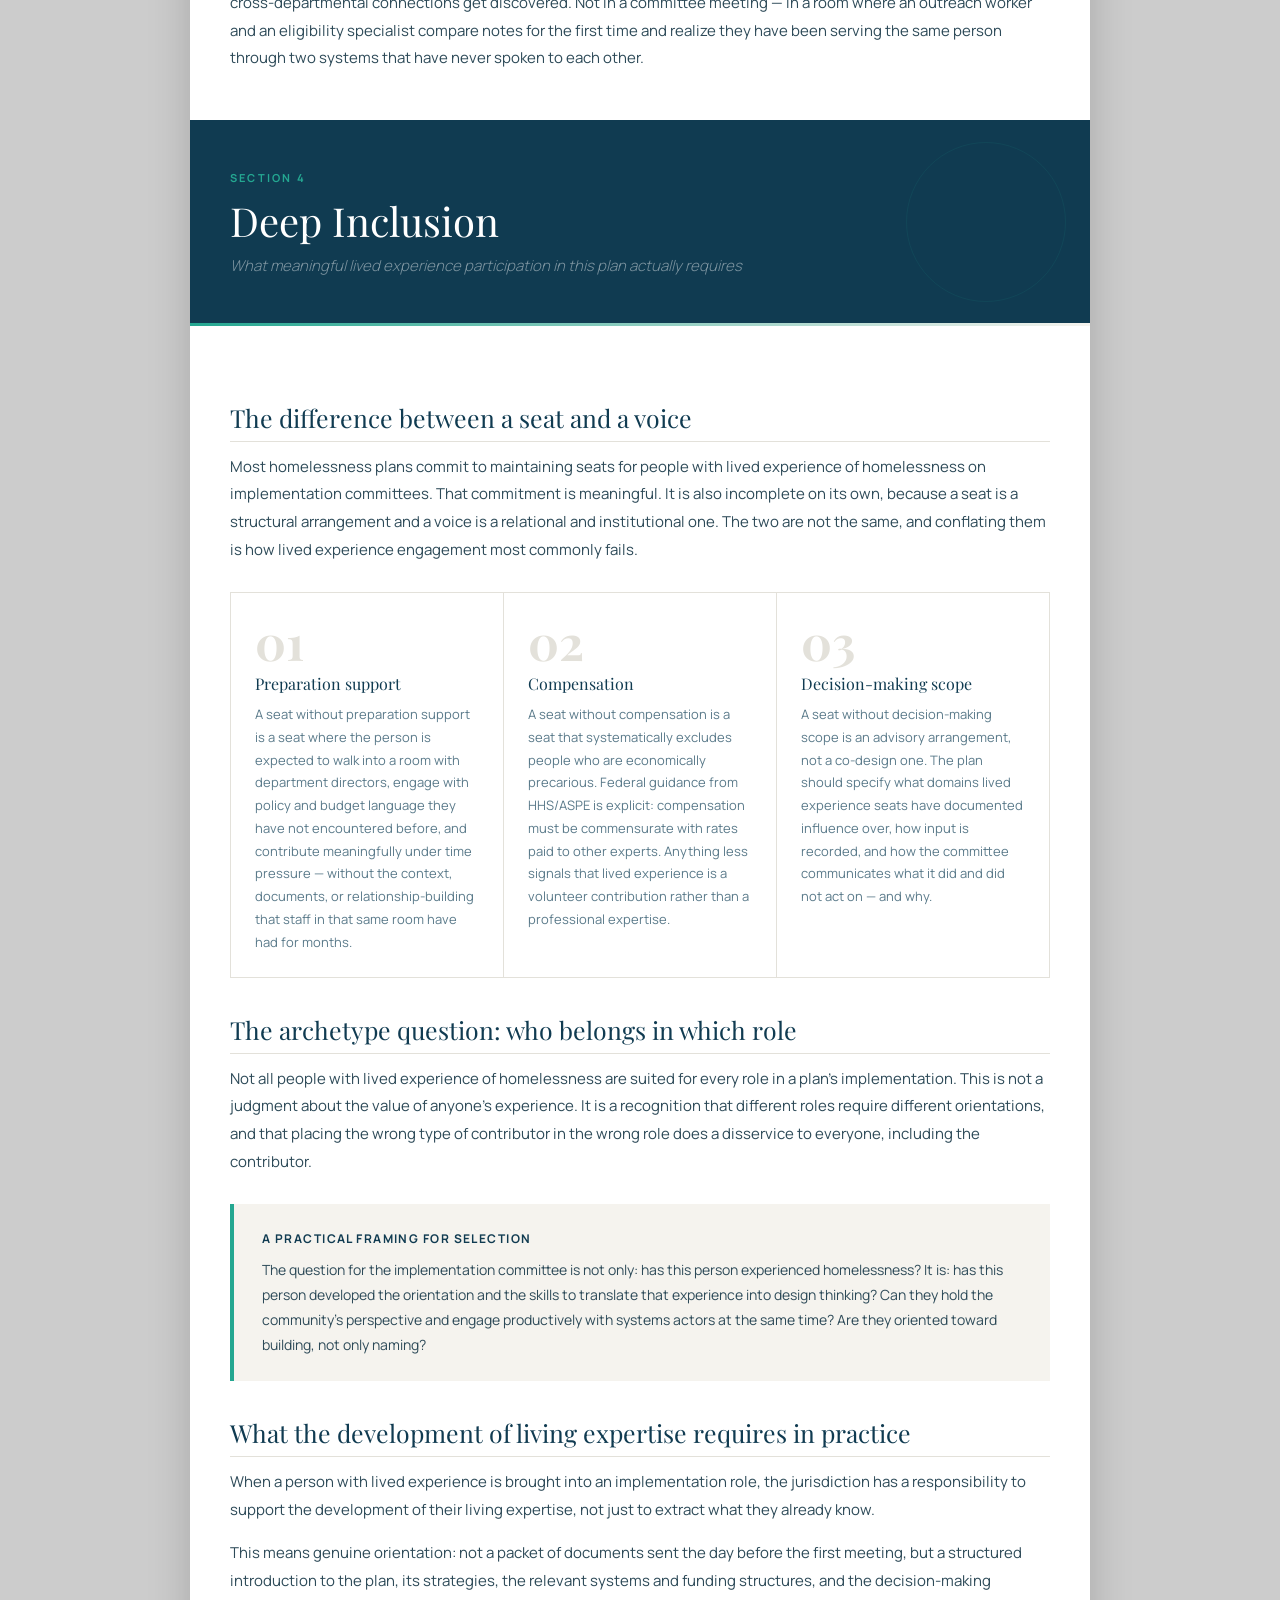
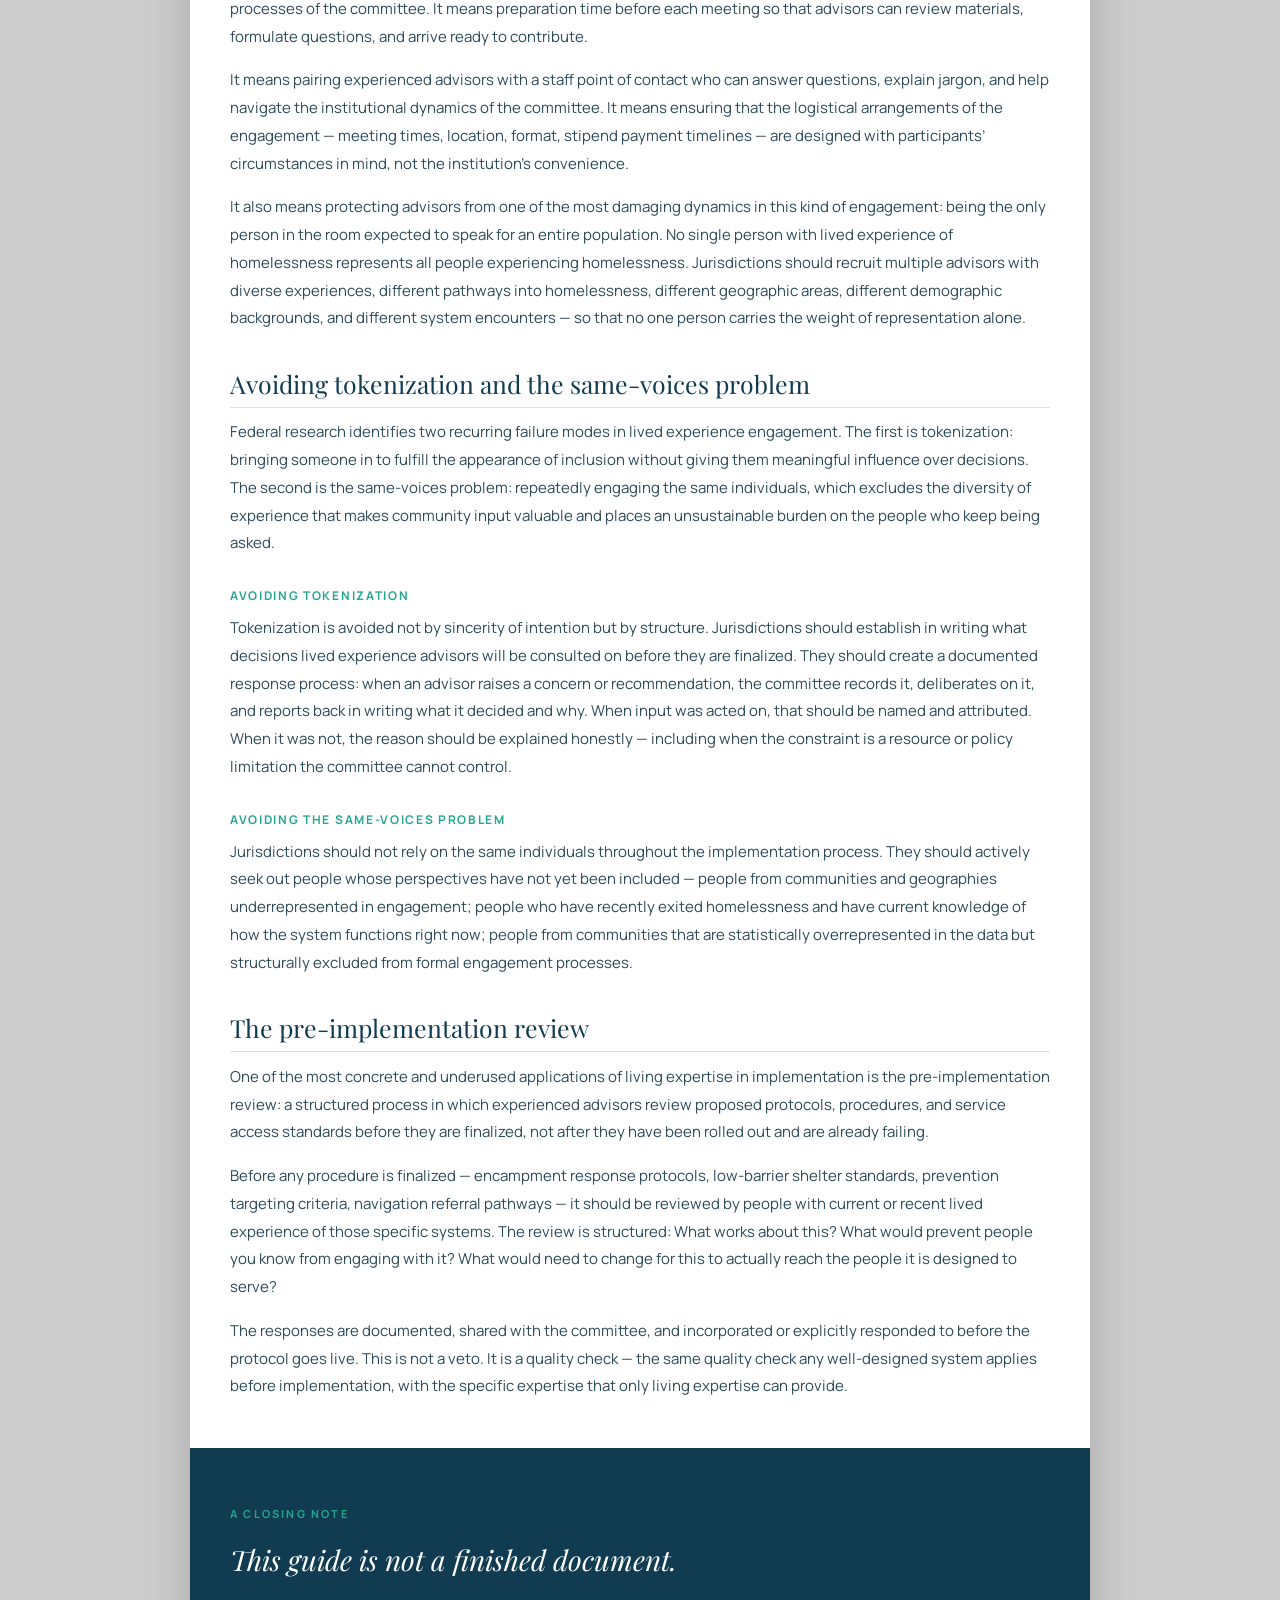
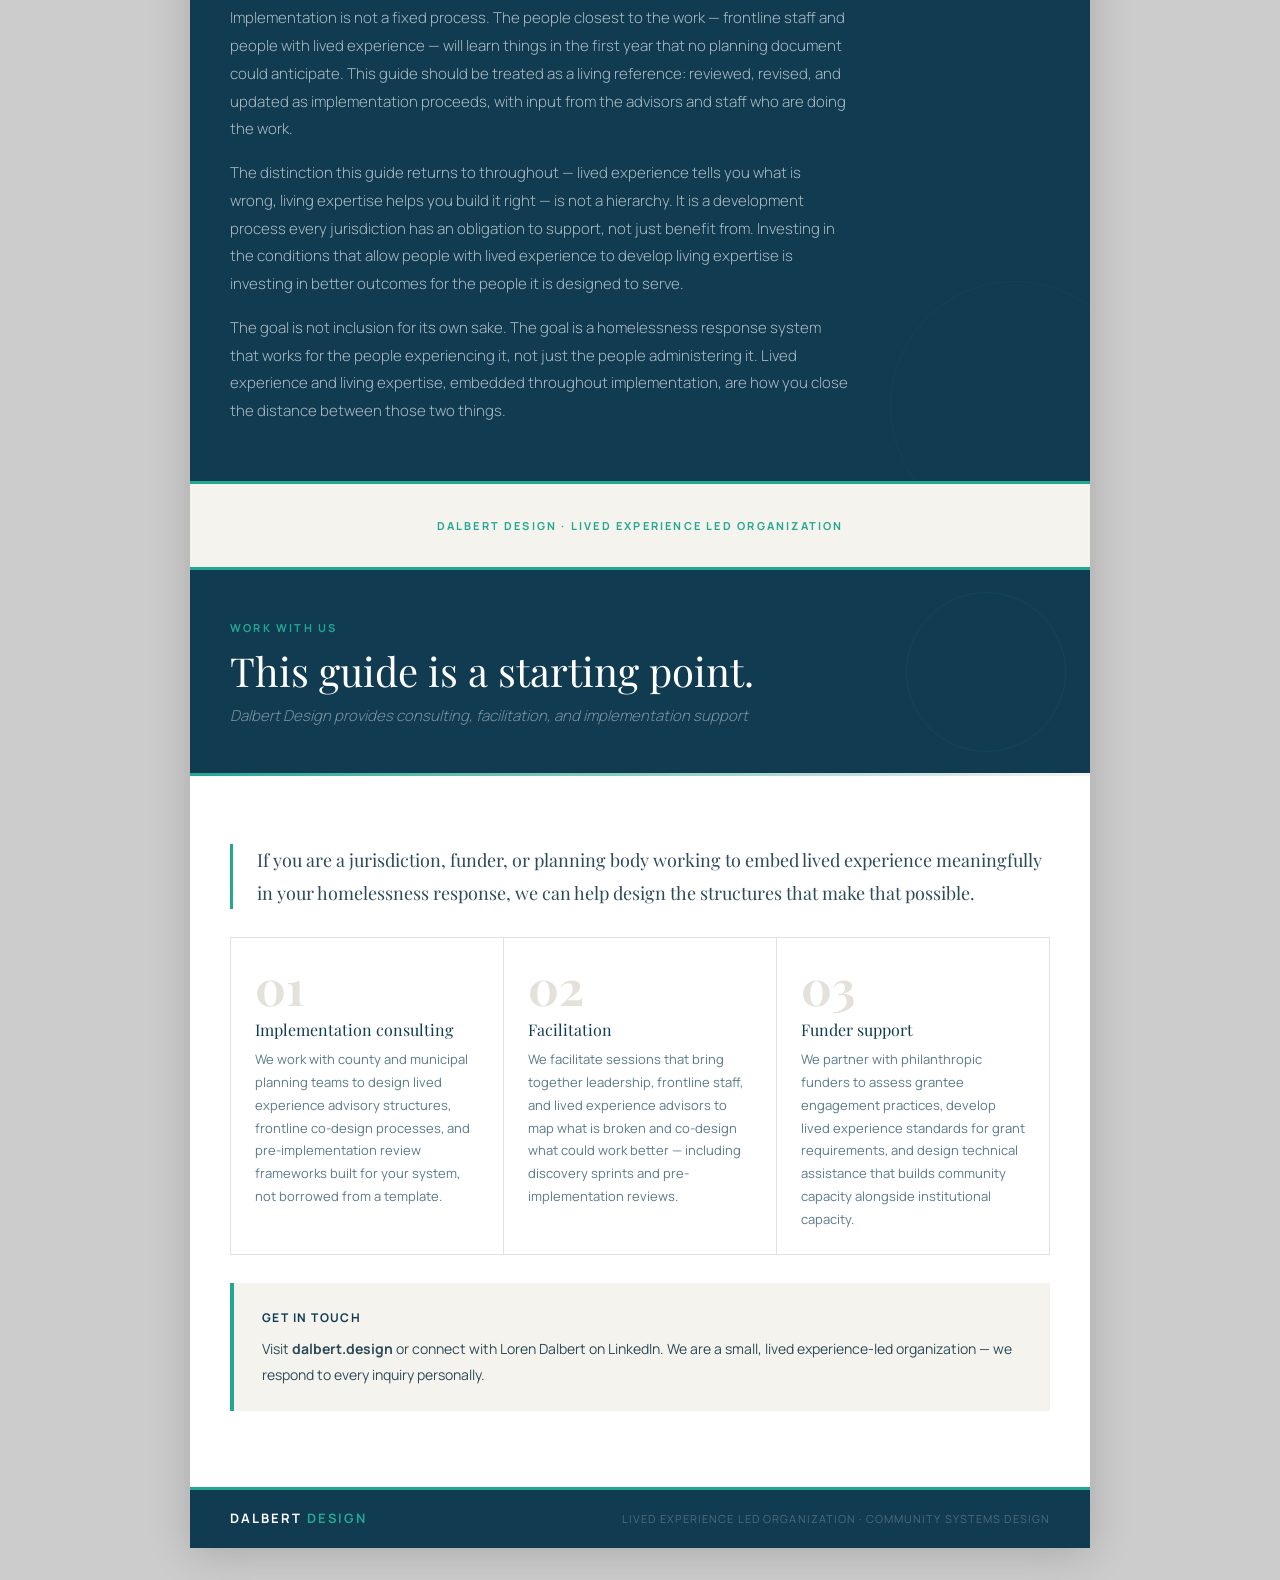
<file: LE_Implementation_Guide_v5.html>
<!DOCTYPE html>
<html lang="en">
<head>
<meta charset="UTF-8">
<meta name="viewport" content="width=device-width, initial-scale=1.0">
<title>Lived Experience in Implementation — Dalbert Design</title>
<link rel="preconnect" href="https://fonts.googleapis.com">
<link rel="preconnect" href="https://fonts.gstatic.com" crossorigin>
<link href="https://fonts.googleapis.com/css2?family=Playfair+Display:ital,wght@0,400;0,700;1,400;1,700&family=Manrope:wght@300;400;500;600;700&display=swap" rel="stylesheet">
<style>*, *::before, *::after { box-sizing: border-box; margin: 0; padding: 0; }
:root {
  --navy:      #103B51;
  --teal:      #24A791;
  --beige:     #E3E1DA;
  --cream:     #F5F3EE;
  --lt-teal:   #D4EDE9;
  --white:     #FFFFFF;
  --text:      #0e2430;
  --text-mid:  #2d4a58;
  --text-lt:   #5a7a8a;
  --serif:     'Playfair Display', Georgia, serif;
  --sans:      'Manrope', system-ui, sans-serif;
}
body {
  font-family: var(--sans);
  font-size: 16px;
  color: var(--text);
  line-height: 1.75;
  background: #ccc;
  -webkit-font-smoothing: antialiased;
}
.doc {
  max-width: 900px;
  margin: 2rem auto;
  background: var(--cream);
  box-shadow: 0 4px 40px rgba(0,0,0,0.18);
}
.mode-bar {
  background: var(--navy);
  padding: 0.75rem 2.5rem;
  display: flex;
  align-items: center;
  gap: 1.5rem;
  flex-wrap: wrap;
}
.mode-bar-label {
  font-size: 12px; font-weight: 600; letter-spacing: 0.12em;
  text-transform: uppercase; color: rgba(255,255,255,0.5);
}
.mode-btn {
  font-family: var(--sans); font-size: 12px; font-weight: 600;
  letter-spacing: 0.1em; text-transform: uppercase;
  padding: 0.45rem 1.1rem; border: 1.5px solid var(--teal);
  background: transparent; color: var(--teal); cursor: pointer; transition: all 0.2s;
}
.mode-btn:hover, .mode-btn.active { background: var(--teal); color: #fff; }
.mode-btn + .mode-btn { margin-left: 0.5rem; }
.mode-hint { font-size: 11px; color: rgba(255,255,255,0.3); margin-left: auto; }
.cover { background: var(--navy); overflow: hidden; position: relative; }
.cover-topbar {
  display: flex; justify-content: space-between; align-items: center;
  padding: 1.25rem 2.5rem; border-bottom: 1px solid rgba(255,255,255,0.08);
}
.wordmark { font-family: var(--sans); font-size: 13px; font-weight: 700; letter-spacing: 0.2em; text-transform: uppercase; color: #fff; }
.wordmark span { color: var(--teal); }
.cover-tag { font-size: 11px; font-weight: 500; letter-spacing: 0.14em; text-transform: uppercase; color: rgba(255,255,255,0.3); }
.cover-circle {
  position: absolute; right: -100px; top: 50%; transform: translateY(-50%);
  width: 420px; height: 420px; border-radius: 50%;
  border: 1px solid rgba(36,167,145,0.12); pointer-events: none;
}
.cover-circle::before { content: ''; position: absolute; inset: 50px; border-radius: 50%; border: 1px solid rgba(36,167,145,0.08); }
.cover-circle::after { content: ''; position: absolute; inset: 110px; border-radius: 50%; background: rgba(36,167,145,0.04); }
.cover-body { padding: 4rem 2.5rem 3rem; position: relative; z-index: 2; }
.cover-eyebrow { font-size: 11px; font-weight: 700; letter-spacing: 0.2em; text-transform: uppercase; color: var(--teal); margin-bottom: 1.25rem; }
.cover-title { font-family: var(--serif); font-size: clamp(2.4rem,5vw,3.8rem); font-weight: 400; line-height: 1.08; color: #fff; }
.cover-title-accent { display: block; font-family: var(--serif); font-size: clamp(2.4rem,5vw,3.8rem); font-weight: 700; font-style: italic; color: var(--teal); margin-bottom: 2.5rem; }
.cover-rule { width: 56px; height: 3px; background: var(--teal); margin-bottom: 1.75rem; }
.cover-sub { font-size: 17px; font-weight: 300; color: rgba(255,255,255,0.65); max-width: 500px; line-height: 1.75; margin-bottom: 2.5rem; }
.cover-author { border-left: 3px solid var(--teal); padding-left: 1.25rem; }
.cover-name { font-size: 15px; font-weight: 600; color: #fff; margin-bottom: 0.2rem; }
.cover-role { font-size: 13px; font-weight: 300; color: rgba(255,255,255,0.45); line-height: 1.55; max-width: 460px; }
.cover-bottom { display: flex; justify-content: space-between; align-items: center; padding: 1rem 2.5rem; background: rgba(0,0,0,0.2); flex-wrap: wrap; gap: 0.5rem; }
.cover-bottom span { font-size: 11px; letter-spacing: 0.12em; text-transform: uppercase; color: rgba(255,255,255,0.22); }
.teal-bar { height: 4px; background: linear-gradient(90deg, var(--teal), #0D7A69); }
.sec-div { background: var(--navy); padding: 3rem 2.5rem 2.75rem; position: relative; overflow: hidden; }
.sec-div::after { content: ''; position: absolute; right: 1.5rem; top: 50%; transform: translateY(-50%); width: 160px; height: 160px; border-radius: 50%; border: 1px solid rgba(36,167,145,0.1); pointer-events: none; }
.sec-eyebrow { font-size: 11px; font-weight: 700; letter-spacing: 0.2em; text-transform: uppercase; color: var(--teal); margin-bottom: 0.6rem; }
.sec-title { font-family: var(--serif); font-size: clamp(1.7rem,3.5vw,2.5rem); font-weight: 400; color: #fff; line-height: 1.2; margin-bottom: 0.5rem; }
.sec-sub { font-size: 15px; font-weight: 300; font-style: italic; color: rgba(255,255,255,0.45); }
.teal-rule { height: 3px; background: linear-gradient(90deg, var(--teal), transparent); }
.content { padding: 2.5rem 2.5rem 3rem; background: var(--white); }
.two-col { display: grid; grid-template-columns: 1fr 1fr; gap: 1px; background: var(--beige); border: 1px solid var(--beige); margin: 1.75rem 0; }
.col-cell { background: var(--cream); padding: 1.75rem; }
.col-cell--teal { background: var(--lt-teal); }
.col-label { font-size: 11px; font-weight: 700; letter-spacing: 0.18em; text-transform: uppercase; color: var(--teal); margin-bottom: 0.4rem; }
.col-title { font-family: var(--serif); font-size: 1.15rem; font-weight: 400; color: var(--navy); margin-bottom: 0.6rem; line-height: 1.3; }
.col-body { font-size: 14px; color: var(--text-mid); line-height: 1.8; }
.stat-band { display: grid; grid-template-columns: auto 1fr; background: var(--teal); }
.stat-num { font-family: var(--serif); font-size: 3.5rem; font-weight: 700; color: #fff; padding: 1.75rem 1.5rem 1.75rem 2.5rem; line-height: 1; display: flex; align-items: center; }
.stat-text { background: rgba(0,0,0,0.08); padding: 1.5rem 2rem; display: flex; flex-direction: column; justify-content: center; }
.stat-label { font-size: 16px; font-weight: 600; color: #fff; margin-bottom: 0.3rem; }
.stat-sub { font-size: 14px; font-weight: 300; color: rgba(255,255,255,0.85); line-height: 1.6; }
.lede { font-family: var(--serif); font-size: 18px; color: var(--text-mid); line-height: 1.8; border-left: 3px solid var(--teal); padding-left: 1.5rem; margin: 1.75rem 0; }
.h2 { font-family: var(--serif); font-size: 1.55rem; font-weight: 400; color: var(--navy); line-height: 1.25; margin-top: 2.25rem; margin-bottom: 0.65rem; padding-bottom: 0.5rem; border-bottom: 1px solid var(--beige); }
.h3 { font-size: 12px; font-weight: 700; letter-spacing: 0.14em; text-transform: uppercase; color: var(--teal); margin-top: 1.75rem; margin-bottom: 0.5rem; }
.p { font-size: 15px; color: var(--text-mid); line-height: 1.85; margin-bottom: 1rem; }
.p:last-child { margin-bottom: 0; }
.pull-quote { display: grid; grid-template-columns: 4px 1fr; margin: 2rem 0; }
.pull-bar { background: var(--teal); }
.pull-body { background: var(--navy); padding: 2rem 2rem 2rem 1.75rem; }
.pull-text { font-family: var(--serif); font-size: clamp(1.05rem,2vw,1.3rem); font-style: italic; color: #fff; line-height: 1.6; }
.pull-text strong { color: var(--teal); font-style: normal; }
.callout { display: grid; grid-template-columns: 4px 1fr; margin: 1.75rem 0; }
.callout-bar { background: var(--teal); }
.callout-body { background: var(--cream); padding: 1.5rem 1.75rem; }
.callout-title { font-size: 12px; font-weight: 700; letter-spacing: 0.12em; text-transform: uppercase; color: var(--navy); margin-bottom: 0.5rem; }
.callout-text { font-size: 14px; color: var(--text-mid); line-height: 1.8; }
.num-grid { display: grid; grid-template-columns: 1fr 1fr 1fr; gap: 1px; background: var(--beige); border: 1px solid var(--beige); margin: 1.75rem 0; }
.num-card { background: var(--white); padding: 1.5rem; }
.num-card-num { font-family: var(--serif); font-size: 3rem; font-weight: 700; color: var(--beige); line-height: 1; margin-bottom: 0.6rem; }
.num-card-title { font-family: var(--serif); font-size: 1rem; font-weight: 400; color: var(--navy); margin-bottom: 0.5rem; line-height: 1.3; }
.num-card-body { font-size: 13px; color: var(--text-lt); line-height: 1.75; }
.closing { background: var(--navy); padding: 3.5rem 2.5rem; position: relative; overflow: hidden; }
.closing::before { content: ''; position: absolute; bottom: -50px; right: -50px; width: 250px; height: 250px; border-radius: 50%; border: 1px solid rgba(36,167,145,0.08); pointer-events: none; }
.closing-eyebrow { font-size: 11px; font-weight: 700; letter-spacing: 0.2em; text-transform: uppercase; color: var(--teal); margin-bottom: 0.75rem; }
.closing-title { font-family: var(--serif); font-size: 1.75rem; font-weight: 400; font-style: italic; color: #fff; margin-bottom: 1.25rem; max-width: 500px; }
.closing-p { font-size: 15px; font-weight: 300; color: rgba(255,255,255,0.65); line-height: 1.85; max-width: 620px; margin-bottom: 1rem; }
.closing-p:last-child { margin-bottom: 0; }
.footer { background: var(--navy); border-top: 3px solid var(--teal); padding: 1.1rem 2.5rem; display: flex; justify-content: space-between; align-items: center; flex-wrap: wrap; gap: 0.5rem; }
.footer-mark { font-family: var(--sans); font-size: 13px; font-weight: 700; letter-spacing: 0.15em; text-transform: uppercase; color: #fff; }
.footer-mark span { color: var(--teal); }
.footer-meta { font-size: 11px; letter-spacing: 0.1em; text-transform: uppercase; color: rgba(255,255,255,0.25); }
.print-mode .mode-bar,
.print-mode .cover-circle { display: none; }
.print-mode .cover,
.print-mode .sec-div,
.print-mode .closing,
.print-mode .footer,
.print-mode .pull-body,
.print-mode .stat-band,
.print-mode .stat-text {
  background: var(--white) !important;
  border: 1.5px solid var(--navy);
  border-left: 5px solid var(--teal);
}
.print-mode .cover { border-left: none; border-top: 5px solid var(--teal); }
.print-mode .cover-topbar { border-bottom: 1px solid var(--beige); }
.print-mode .wordmark { color: var(--navy) !important; }
.print-mode .cover-tag,
.print-mode .sec-sub,
.print-mode .cover-role,
.print-mode .cover-bottom span,
.print-mode .footer-meta { color: var(--text-lt) !important; }
.print-mode .cover-title,
.print-mode .sec-title,
.print-mode .closing-title,
.print-mode .pull-text { color: var(--navy) !important; font-style: normal; }
.print-mode .cover-title-accent { color: var(--teal) !important; }
.print-mode .pull-text strong { color: var(--teal) !important; }
.print-mode .cover-sub,
.print-mode .closing-p { color: var(--text-mid) !important; }
.print-mode .cover-name,
.print-mode .stat-label { color: var(--navy) !important; }
.print-mode .stat-num { color: var(--teal) !important; padding-left: 1.5rem; }
.print-mode .stat-sub { color: var(--text-mid) !important; }
.print-mode .cover-bottom { background: var(--cream) !important; border-top: 1px solid var(--beige); }
.print-mode .teal-bar,
.print-mode .teal-rule { background: var(--teal) !important; }
.print-mode .sec-eyebrow,
.print-mode .closing-eyebrow { color: var(--teal) !important; }
.print-mode .footer { background: var(--cream) !important; border-top: 3px solid var(--teal); }
.print-mode .footer-mark { color: var(--navy) !important; }
.print-mode .cover-author { border-left-color: var(--teal); }
@media print {
  * { -webkit-print-color-adjust: exact !important; print-color-adjust: exact !important; }
  body { background: white; margin: 0; padding: 0; font-size: 13px; }
  .doc { max-width: 100%; margin: 0; box-shadow: none; }
  .mode-bar, .cover-circle { display: none !important; }
  .cover, .sec-div, .closing, .footer, .pull-body, .stat-band, .stat-text {
    background: white !important; border: 1.5px solid var(--navy) !important; border-left: 5px solid var(--teal) !important;
  }
  .cover { border-left: none !important; border-top: 5px solid var(--teal) !important; }
  .cover-topbar { border-bottom: 1px solid var(--beige) !important; }
  .wordmark { color: var(--navy) !important; }
  .cover-tag, .sec-sub, .cover-role, .cover-bottom span, .footer-meta { color: var(--text-lt) !important; }
  .cover-title, .sec-title, .closing-title, .pull-text { color: var(--navy) !important; font-style: normal !important; }
  .cover-title-accent, .pull-text strong { color: var(--teal) !important; }
  .cover-sub, .closing-p { color: var(--text-mid) !important; }
  .cover-name, .stat-label { color: var(--navy) !important; }
  .stat-num { color: var(--teal) !important; }
  .stat-sub { color: var(--text-mid) !important; }
  .cover-bottom { background: var(--cream) !important; border-top: 1px solid var(--beige) !important; }
  .teal-bar, .teal-rule { background: var(--teal) !important; }
  .sec-eyebrow, .closing-eyebrow { color: var(--teal) !important; }
  .footer { background: var(--cream) !important; }
  .footer-mark { color: var(--navy) !important; }
  .sec-div, .pull-body, .stat-band, .closing { page-break-inside: avoid; }
  .h2 { page-break-after: avoid; }
  .p { orphans: 3; widows: 3; }
}
@media screen and (max-width: 600px) {
  .two-col, .num-grid { grid-template-columns: 1fr; }
  .stat-band { grid-template-columns: 1fr; }
  .stat-num { padding: 1.25rem 2rem 0.5rem; font-size: 2.75rem; }
  .cover-circle { display: none; }
  .content, .sec-div, .closing, .cover-body { padding-left: 1.25rem; padding-right: 1.25rem; }
  .cover-topbar, .cover-bottom, .footer { padding-left: 1.25rem; padding-right: 1.25rem; }
  .mode-bar { padding-left: 1.25rem; padding-right: 1.25rem; }
}</style>
</head>
<body>
<div class="doc" id="doc">

  <div class="mode-bar">
    <span class="mode-bar-label">View mode</span>
    <button class="mode-btn active" id="btn-screen" onclick="setMode('screen')">Screen</button>
    <button class="mode-btn" id="btn-print" onclick="setMode('print')">Print / PDF</button>
    <span class="mode-hint">Switch to Print mode before saving as PDF</span>
  </div>

  <div class="cover">
    <div class="cover-circle"></div>
    <div class="cover-topbar">
      <div class="wordmark">Dalbert <span>Design</span></div>
      <div class="cover-tag">A Practical Guide for Municipalities</div>
    </div>
    <div class="cover-body">
      <div class="cover-eyebrow">Homelessness Response &middot; Strategic Action Plan Implementation</div>
      <div class="cover-title">Lived Experience</div>
      <span class="cover-title-accent">in Implementation</span>
      <div class="cover-rule"></div>
      <p class="cover-sub">A working reference for implementation committees, frontline staff, philanthropic funders, and government agencies. It describes what meaningful inclusion of people with lived experience of homelessness requires during the implementation of a strategic action plan to reduce homelessness.</p>
      <div class="cover-author">
        <div class="cover-name">Prepared by Loren Dalbert and Loren Kadar</div>
        <div class="cover-role">Lived Experience Consultants &middot; Grounded in direct experience and informed by federal guidance from the U.S. Department of Health and Human Services, Office of the Assistant Secretary for Planning and Evaluation (HHS/ASPE, 2021&ndash;2022).</div>
      </div>
    </div>
    <div class="cover-bottom">
      <span>Dalbert Design &middot; Lived Experience Led Organization</span>
      <span>Living Document &middot; June 2026</span>
    </div>
    <div class="teal-bar"></div>
  </div>

  <div class="sec-div">
    <div class="sec-eyebrow">Before You Begin</div>
    <div class="sec-title">A Note Before You Read</div>
    <div class="sec-sub">A distinction that runs through every section of this guide</div>
  </div>
  <div class="teal-rule"></div>
  <div class="content">
    <div class="two-col">
      <div class="col-cell">
        <div class="col-label">Lived Experience</div>
        <div class="col-title">Tells you what is wrong</div>
        <div class="col-body">The direct, personal knowledge of what it is like to experience homelessness: to navigate systems that were not built for you, to be turned away, to lose housing, to survive without stability. It tells you what is wrong. It surfaces the gaps that data does not capture and that people inside the system often cannot see. It cannot be replicated by study, training, or proximity.</div>
      </div>
      <div class="col-cell col-cell--teal">
        <div class="col-label">Living Expertise</div>
        <div class="col-title">Helps you build it right</div>
        <div class="col-body">What develops when someone has taken their lived experience and refined it &mdash; through reflection, through working with systems, through understanding how decisions get made &mdash; into the capacity to actively help design better ones. It does not replace lived experience. It builds on it. The person with living expertise still knows what is wrong. But they have also developed the orientation and the skills to help build it right.</div>
      </div>
    </div>

    <div class="pull-quote">
      <div class="pull-bar"></div>
      <div class="pull-body">
        <p class="pull-text">Lived experience tells you what&rsquo;s wrong and points out the gaps. <strong>Living expertise helps you build it right.</strong></p>
      </div>
    </div>

    <p class="p">Both matter. Both belong in this plan&rsquo;s implementation. But they serve different functions and belong in different roles. A guide that treats them as interchangeable will produce engagement that is either performative or misdirected.</p>
    <p class="p">Where this guide refers to lived experience advisors in co-design and decision-making roles, it means people who have developed living expertise: people whose direct experience of homelessness has been refined into the capacity to sit at an implementation table and help build a system that works for the people they know.</p>
  </div>

  <!-- SECTION 1 -->
  <div class="sec-div">
    <div class="sec-eyebrow">Section 1</div>
    <div class="sec-title">The Homelessness Context</div>
    <div class="sec-sub">Why standard engagement approaches often fall short here</div>
  </div>
  <div class="teal-rule"></div>

  <div class="stat-band">
    <div class="stat-num">38%</div>
    <div class="stat-text">
      <div class="stat-label">A representative example of the racial disparity in homelessness systems</div>
      <div class="stat-sub">In many jurisdictions, Black residents are represented in homelessness response systems at rates three to five times higher than their share of the general population &mdash; yet remain among the least represented in the rooms where policy is made. (Source: HUD 2023 Annual Homeless Assessment Report; rates vary by jurisdiction.)</div>
    </div>
  </div>

  <div class="content">
    <div class="lede">People with lived experience of homelessness face specific barriers to meaningful engagement that differ from most other populations in health and human services work. Understanding those barriers is not optional background &mdash; it is the precondition for any engagement that actually works.</div>

    <div class="callout">
      <div class="callout-bar"></div>
      <div class="callout-body">
        <div class="callout-title">Grounded in practice</div>
        <div class="callout-text">The approaches in this guide draw on direct consulting work with county homelessness planning processes in California, including the development of lived experience advisory structures for a countywide Strategic Action Plan to Reduce Homelessness. Informed by HHS/ASPE guidance (2021&ndash;2022) and the authors&rsquo; own intergenerational experience navigating these systems.</div>
      </div>
    </div>

    <div class="h2">What makes homelessness different</div>
    <p class="p">The HHS/ASPE framework on engaging people with lived experience establishes sound general principles: compensate equitably, build in enough time, ensure engagement is person-centered and trauma-informed, share power genuinely. All of those apply here. But the homelessness context adds layers that generic guidance does not reach.</p>

    <div class="h3">Institutional distrust is not irrational &mdash; it is earned</div>
    <p class="p">People experiencing homelessness have often had repeated encounters with systems that surveilled them, criminalized them, displaced them, or failed to deliver what was promised. Every intake form that asked the same questions as the last one. Every referral that led nowhere. Every shelter rule that made someone choose between their partner, their pet, or their belongings. Every encampment response that cleared a site without a confirmed place to go.</p>
    <p class="p">That history does not disappear when someone is invited to a committee meeting. Engagement that does not acknowledge it &mdash; and demonstrate something genuinely different &mdash; will not produce honest participation.</p>

    <div class="h3">The experience of homelessness is not past tense for many people</div>
    <p class="p">Some of the most valuable contributors to any plan&rsquo;s implementation are people who are currently experiencing homelessness, or who moved into housing recently and remain in precarious situations. The daily logistics of survival &mdash; finding food, managing health conditions without stable care, maintaining the documentation required to access services &mdash; create real barriers to participation that have nothing to do with willingness or capacity.</p>
    <p class="p">Engagement structures that assume a stable schedule, reliable transportation, consistent internet access, or uninterrupted availability are structures that systematically exclude the people whose perspective is most current and most needed.</p>

    <div class="h3">Trauma is not a background condition, it is active</div>
    <p class="p">Homelessness is a traumatic experience that rarely ends cleanly when housing is secured. Engagement that asks people to repeatedly recount their experience, that positions them as evidence rather than experts, or that does not account for what it costs a person to show up and be a living representative of the problem causes harm. The clinical term is retraumatization. The people who experience it call it being &ldquo;used.&rdquo;</p>
    <p class="p">Meaningful engagement is strengths-based and forward-looking. It draws on what people know about how to fix what is broken &mdash; not only on what they have suffered.</p>

    <div class="h3">Stigma shapes what people will say and to whom</div>
    <p class="p">People experiencing homelessness are often acutely aware of how they are perceived in any room they enter. In a room with department directors and consultants, a person with recent homelessness experience may calculate &mdash; often correctly &mdash; that candor carries risk. Saying what the system got wrong, naming the rules that excluded them, describing the navigator who could not actually help them: all of that requires a level of trust and psychological safety that does not arrive automatically. It has to be built, demonstrated, and sustained over time.</p>

    <div class="h2">What this means for your jurisdiction</div>
    <p class="p">These are not reasons to delay engagement or lower ambitions for what is possible. They are the conditions that implementation structures need to be designed around.</p>
    <p class="p">Every plan worth implementing acknowledges that many individuals have had prior negative experiences with systems, and commits to delivering services in ways that build trust and treat people with dignity. This guide is the operational layer behind that commitment.</p>
    <p class="p">That starts with honesty about where your jurisdiction is. The communities most overrepresented in homelessness response systems are also communities with deep, historically rooted reasons to distrust public institutions. Acknowledgment of that history is not a detour from implementation. It is the starting point for building the kind of trust that produces genuine co-design rather than managed participation.</p>

    <div class="callout">
      <div class="callout-bar"></div>
      <div class="callout-body">
        <div class="callout-title">What trust looks like in practice</div>
        <div class="callout-text">Trust in this context is built through consistency over time, not through language in a document. It is demonstrated when a lived experience advisor&rsquo;s input changes a decision, and that change is named and attributed. It is demonstrated when meeting times are set around participants&rsquo; schedules rather than staff convenience. It is demonstrated when the person who raised a concern three months ago gets a follow-up that says: here is what happened with what you told us. Trust is built slowly and lost quickly.</div>
      </div>
    </div>
  </div>

  <!-- SECTION 2 -->
  <div class="sec-div">
    <div class="sec-eyebrow">Section 2</div>
    <div class="sec-title">The Navigator-to-Cliff Problem</div>
    <div class="sec-sub">What lived experience tells us about service gaps</div>
  </div>
  <div class="teal-rule"></div>
  <div class="content">

    <div class="pull-quote">
      <div class="pull-bar"></div>
      <div class="pull-body">
        <p class="pull-text">One of the most direct things lived experience can tell a system is this: there is no bridge here. <strong>There is a cliff.</strong></p>
      </div>
    </div>

    <div class="h2">Naming the problem</div>
    <p class="p">A navigator &mdash; whether a peer navigator, a case manager, or any other person whose job is to connect people to resources &mdash; can only be effective if the resources they are navigating toward actually exist, have capacity, and are accessible to the person in front of them. When they do not, something quietly damaging happens. The navigator is put in the position of managing a person&rsquo;s disappointment at system failure. The language stays professional. The referral gets logged. The person walks away with a phone number that rings to a voicemail, a waitlist that is years long, or a shelter bed that requires conditions they cannot meet. The system records a completed contact. The person experiences a broken promise.</p>
    <p class="p">People who have experienced homelessness know this pattern intimately. Many stopped engaging with systems not because they stopped needing help, but because the cost of repeated disappointment became too high. That is not a motivation problem. That is a rational response to a system that was communicating, over and over, that there was nothing available while presenting that nothing as a service.</p>

    <div class="callout">
      <div class="callout-bar"></div>
      <div class="callout-body">
        <div class="callout-title">Managed disappointment</div>
        <div class="callout-text">Navigators standing at the edge of a gap they cannot close, professionally obligated to keep making referrals. That is not a service delivery system. That is managed disappointment. Lived experience can see it from both sides.</div>
      </div>
    </div>

    <div class="h2">Why lived experience belongs in gap identification</div>
    <p class="p">People with lived experience of homelessness are not just users of the navigation system. They are often its most accurate diagnosticians. They know which shelter beds are technically available but practically inaccessible because of sobriety requirements, no-couples policies, no-pets rules, or storage restrictions. They know which prevention resources run out by March. They know which referral pathways route people to organizations that no longer have capacity, or whose intake process changed in ways no one updated in the directory.</p>

    <div class="two-col">
      <div class="col-cell">
        <div class="col-label">What HMIS captures</div>
        <div class="col-title">Contacts and logged referrals</div>
        <div class="col-body">Contacts and outcomes for people who engage with the system. It does not track the people who stopped engaging. It does not track the referrals that went to voicemail.</div>
      </div>
      <div class="col-cell col-cell--teal">
        <div class="col-label">What HMIS misses</div>
        <div class="col-title">Gap intelligence</div>
        <div class="col-body">The person who was navigated to a shelter, found out there was no room for their partner, and walked back to the encampment. That intelligence lives with people who have been in that situation, or who are currently trusted by people in it.</div>
      </div>
    </div>

    <p class="p">This is where lived experience functions as gap intelligence &mdash; not as testimony about the past, but as real-time knowledge about where the system is failing right now. It is one of the most direct applications of lived experience in implementation, and one of the least used.</p>

    <div class="h2">What this means for implementation</div>
    <p class="p">Lived experience advisors should be positioned as a primary source of the intelligence that feeds transparency, results tracking, and continuous resource alignment strategies: not as stakeholders to be consulted after the data has been analyzed, but as active contributors to what gets measured and what counts as a real resource versus a nominal one.</p>

    <div class="h3">A real-time service inventory</div>
    <p class="p">Every jurisdiction should establish a maintained, current picture of what actually exists, what its actual capacity is, and what conditions of access apply. Not a directory of programs &mdash; a working map of where there is genuinely a bridge and where there is a cliff. Lived experience advisors, in partnership with navigators and frontline staff, are well-positioned to help build and maintain that inventory because they will catch the gaps that official program listings miss.</p>

    <div class="h3">A structured gap report</div>
    <p class="p">Implementation committees should create a regular, structured input from navigators and lived experience advisors: Where are referrals failing? What resources are people being sent to that do not actually have capacity? Where are the rules of access creating de facto exclusion for specific populations? This report, reviewed on a predictable schedule, functions as an early warning system for where the plan is failing in practice &mdash; before those failures show up in outcome data, by which point people have already been harmed.</p>

    <div class="callout">
      <div class="callout-bar"></div>
      <div class="callout-body">
        <div class="callout-title">The navigator&rsquo;s job should be connection, not managed disappointment</div>
        <div class="callout-text">Getting there requires both a commitment to building real resources and a systematic way of knowing, in real time, where the gaps are. Lived experience embedded in implementation rather than positioned outside it is the most reliable way to generate that knowledge.</div>
      </div>
    </div>
  </div>

  <!-- SECTION 3 -->
  <div class="sec-div">
    <div class="sec-eyebrow">Section 3</div>
    <div class="sec-title">Frontline Co-Design</div>
    <div class="sec-sub">Including the people who will actually do the work</div>
  </div>
  <div class="teal-rule"></div>
  <div class="content">
    <div class="lede">Strategic plans are written by people with authority. They are implemented by people with proximity. Those are rarely the same people, and in large systems they are often separated by several layers of organizational hierarchy, multiple department lines, and very different daily realities.</div>

    <div class="h2">The implementation gap</div>
    <p class="p">Implementation committees are composed of leadership from departments with key roles in homelessness response. That leadership sets strategic direction, secures resources, aligns priorities, and holds accountability across the system. That is exactly what senior leadership should do.</p>
    <p class="p">What senior leadership cannot do is design the actual workflows, referral pathways, data-sharing agreements, and cross-departmental protocols that implementation requires. Not because they lack commitment or intelligence, but because those workflows live at a different level of the organization.</p>
    <p class="p">The person who knows why a referral between two departments takes three weeks to process is not the department director. It is the intake coordinator who processes those referrals every day and has been working around the bottleneck for two years. The person who knows why a recently housed person ends up back in the system nine months later is not the division head. It is the case manager who got the call at month six and had nothing left to offer because the post-placement support had already ended.</p>
    <p class="p">When implementation protocols are designed without the people who will carry them out, two things happen reliably. The protocols describe the ideal state rather than the actual system. And the people who know where the design is wrong have no channel to say so until something fails visibly enough to get escalated.</p>

    <div class="h2">What frontline co-design looks like</div>
    <p class="p">Frontline co-design means building a structured layer of the implementation process that includes the people who will actually do the work: program managers, case managers, intake coordinators, data staff, outreach workers, and frontline service staff across departments and partner community-based organizations &mdash; alongside people with lived experience of navigating those same systems as clients.</p>
    <p class="p">This is not a standing committee that produces reports. It is a working group with a specific function: to map what actually happens, surface what is broken, co-design what could work better, and test proposed changes before they are rolled out at scale.</p>

    <div class="h3">The working group model</div>
    <p class="p">The basic structure is a cross-system working group: a small, mixed-level group that includes decision-making authority, operational knowledge, and lived experience in the same room, working on a specific problem with a sustained weekly rhythm. The group does not replace the implementation committee. It operates within the strategic frame set by leadership and reports findings upward. But it has real authority over how implementation protocols are built.</p>
    <p class="p">This structure has been used in practice to build a direct cross-system connection between a homeless services provider and a county workforce system &mdash; a connection that did not previously exist. That process brought together executive leadership, frontline staff, and a lived experience consultant from each organization, meeting weekly on a specific problem until the pathway was designed and functional. What it demonstrated is that new cross-system connections do not get built in committee meetings. They get built when the right people &mdash; with decision-making authority, operational knowledge, and lived experience &mdash; are in a room together consistently, working on something specific enough to make real.</p>

    <div class="h3">Discovery sprints: mapping what is actually broken</div>
    <p class="p">The working group&rsquo;s primary tool is the discovery sprint: a structured, time-limited session in which frontline staff from two or more departments, together with people with lived experience, map a specific shared process end to end. How does a person leaving interim housing get connected to prevention resources? What happens when a justice-involved person needs a housing referral? Where does the hand-off between departments actually break down, and why?</p>
    <p class="p">The sprint surfaces specific friction points &mdash; the forms that no longer exist, the systems that do not communicate, the rules from one department that create barriers in another, the referral pathways that technically exist but practically do not. It also surfaces the workarounds that frontline staff have already invented, which are often the seeds of better protocols.</p>
    <p class="p">Discovery sprints produce something that strategy documents cannot: a ground-level map of where collaboration actually needs to be built. Not where it should exist according to the plan, but where the real gaps are and what connecting them would actually require.</p>

    <div class="h2">Why lived experience belongs in the working group &mdash; not just the committee</div>
    <p class="p">Federal research on engaging people with lived experience is clear that the most impactful engagement happens when people are involved throughout the entire decision-making process &mdash; including at implementation and evaluation levels &mdash; not only at the advisory level. Placing lived experience only at the senior committee level means it shapes strategy but not practice. The place where strategy becomes practice is the frontline working group.</p>

    <div class="pull-quote">
      <div class="pull-bar"></div>
      <div class="pull-body">
        <p class="pull-text">A frontline staff member can tell you when a referral breaks down from the worker&rsquo;s side. A person with lived experience can tell you what it felt like from the other side. <strong>Both perspectives are required to understand why a process fails. Neither is sufficient alone.</strong></p>
      </div>
    </div>

    <p class="p">The combination of community intelligence with the operational knowledge of frontline staff is where genuinely new cross-departmental connections get discovered. Not in a committee meeting &mdash; in a room where an outreach worker and an eligibility specialist compare notes for the first time and realize they have been serving the same person through two systems that have never spoken to each other.</p>
  </div>

  <!-- SECTION 4 -->
  <div class="sec-div">
    <div class="sec-eyebrow">Section 4</div>
    <div class="sec-title">Deep Inclusion</div>
    <div class="sec-sub">What meaningful lived experience participation in this plan actually requires</div>
  </div>
  <div class="teal-rule"></div>
  <div class="content">

    <div class="h2">The difference between a seat and a voice</div>
    <p class="p">Most homelessness plans commit to maintaining seats for people with lived experience of homelessness on implementation committees. That commitment is meaningful. It is also incomplete on its own, because a seat is a structural arrangement and a voice is a relational and institutional one. The two are not the same, and conflating them is how lived experience engagement most commonly fails.</p>

    <div class="num-grid">
      <div class="num-card">
        <div class="num-card-num">01</div>
        <div class="num-card-title">Preparation support</div>
        <div class="num-card-body">A seat without preparation support is a seat where the person is expected to walk into a room with department directors, engage with policy and budget language they have not encountered before, and contribute meaningfully under time pressure &mdash; without the context, documents, or relationship-building that staff in that same room have had for months.</div>
      </div>
      <div class="num-card">
        <div class="num-card-num">02</div>
        <div class="num-card-title">Compensation</div>
        <div class="num-card-body">A seat without compensation is a seat that systematically excludes people who are economically precarious. Federal guidance from HHS/ASPE is explicit: compensation must be commensurate with rates paid to other experts. Anything less signals that lived experience is a volunteer contribution rather than a professional expertise.</div>
      </div>
      <div class="num-card">
        <div class="num-card-num">03</div>
        <div class="num-card-title">Decision-making scope</div>
        <div class="num-card-body">A seat without decision-making scope is an advisory arrangement, not a co-design one. The plan should specify what domains lived experience seats have documented influence over, how input is recorded, and how the committee communicates what it did and did not act on &mdash; and why.</div>
      </div>
    </div>

    <div class="h2">The archetype question: who belongs in which role</div>
    <p class="p">Not all people with lived experience of homelessness are suited for every role in a plan&rsquo;s implementation. This is not a judgment about the value of anyone&rsquo;s experience. It is a recognition that different roles require different orientations, and that placing the wrong type of contributor in the wrong role does a disservice to everyone, including the contributor.</p>

    <div class="callout">
      <div class="callout-bar"></div>
      <div class="callout-body">
        <div class="callout-title">A practical framing for selection</div>
        <div class="callout-text">The question for the implementation committee is not only: has this person experienced homelessness? It is: has this person developed the orientation and the skills to translate that experience into design thinking? Can they hold the community&rsquo;s perspective and engage productively with systems actors at the same time? Are they oriented toward building, not only naming?</div>
      </div>
    </div>

    <div class="h2">What the development of living expertise requires in practice</div>
    <p class="p">When a person with lived experience is brought into an implementation role, the jurisdiction has a responsibility to support the development of their living expertise, not just to extract what they already know.</p>
    <p class="p">This means genuine orientation: not a packet of documents sent the day before the first meeting, but a structured introduction to the plan, its strategies, the relevant systems and funding structures, and the decision-making processes of the committee. It means preparation time before each meeting so that advisors can review materials, formulate questions, and arrive ready to contribute.</p>
    <p class="p">It means pairing experienced advisors with a staff point of contact who can answer questions, explain jargon, and help navigate the institutional dynamics of the committee. It means ensuring that the logistical arrangements of the engagement &mdash; meeting times, location, format, stipend payment timelines &mdash; are designed with participants&rsquo; circumstances in mind, not the institution&rsquo;s convenience.</p>
    <p class="p">It also means protecting advisors from one of the most damaging dynamics in this kind of engagement: being the only person in the room expected to speak for an entire population. No single person with lived experience of homelessness represents all people experiencing homelessness. Jurisdictions should recruit multiple advisors with diverse experiences, different pathways into homelessness, different geographic areas, different demographic backgrounds, and different system encounters &mdash; so that no one person carries the weight of representation alone.</p>

    <div class="h2">Avoiding tokenization and the same-voices problem</div>
    <p class="p">Federal research identifies two recurring failure modes in lived experience engagement. The first is tokenization: bringing someone in to fulfill the appearance of inclusion without giving them meaningful influence over decisions. The second is the same-voices problem: repeatedly engaging the same individuals, which excludes the diversity of experience that makes community input valuable and places an unsustainable burden on the people who keep being asked.</p>

    <div class="h3">Avoiding tokenization</div>
    <p class="p">Tokenization is avoided not by sincerity of intention but by structure. Jurisdictions should establish in writing what decisions lived experience advisors will be consulted on before they are finalized. They should create a documented response process: when an advisor raises a concern or recommendation, the committee records it, deliberates on it, and reports back in writing what it decided and why. When input was acted on, that should be named and attributed. When it was not, the reason should be explained honestly &mdash; including when the constraint is a resource or policy limitation the committee cannot control.</p>

    <div class="h3">Avoiding the same-voices problem</div>
    <p class="p">Jurisdictions should not rely on the same individuals throughout the implementation process. They should actively seek out people whose perspectives have not yet been included &mdash; people from communities and geographies underrepresented in engagement; people who have recently exited homelessness and have current knowledge of how the system functions right now; people from communities that are statistically overrepresented in the data but structurally excluded from formal engagement processes.</p>

    <div class="h2">The pre-implementation review</div>
    <p class="p">One of the most concrete and underused applications of living expertise in implementation is the pre-implementation review: a structured process in which experienced advisors review proposed protocols, procedures, and service access standards before they are finalized, not after they have been rolled out and are already failing.</p>
    <p class="p">Before any procedure is finalized &mdash; encampment response protocols, low-barrier shelter standards, prevention targeting criteria, navigation referral pathways &mdash; it should be reviewed by people with current or recent lived experience of those specific systems. The review is structured: What works about this? What would prevent people you know from engaging with it? What would need to change for this to actually reach the people it is designed to serve?</p>
    <p class="p">The responses are documented, shared with the committee, and incorporated or explicitly responded to before the protocol goes live. This is not a veto. It is a quality check &mdash; the same quality check any well-designed system applies before implementation, with the specific expertise that only living expertise can provide.</p>

  </div>

  <div class="closing">
    <div class="closing-eyebrow">A Closing Note</div>
    <div class="closing-title">This guide is not a finished document.</div>
    <p class="closing-p">Implementation is not a fixed process. The people closest to the work &mdash; frontline staff and people with lived experience &mdash; will learn things in the first year that no planning document could anticipate. This guide should be treated as a living reference: reviewed, revised, and updated as implementation proceeds, with input from the advisors and staff who are doing the work.</p>
    <p class="closing-p">The distinction this guide returns to throughout &mdash; lived experience tells you what is wrong, living expertise helps you build it right &mdash; is not a hierarchy. It is a development process every jurisdiction has an obligation to support, not just benefit from. Investing in the conditions that allow people with lived experience to develop living expertise is investing in better outcomes for the people it is designed to serve.</p>
    <p class="closing-p">The goal is not inclusion for its own sake. The goal is a homelessness response system that works for the people experiencing it, not just the people administering it. Lived experience and living expertise, embedded throughout implementation, are how you close the distance between those two things.</p>
  </div>

  <div style="background:var(--cream);padding:2rem 2.5rem;border-top:3px solid var(--teal);border-bottom:3px solid var(--teal);text-align:center;">
    <div style="font-size:11px;font-weight:700;letter-spacing:0.2em;text-transform:uppercase;color:var(--teal);">Dalbert Design &middot; Lived Experience Led Organization</div>
  </div>

  <div class="sec-div">
    <div class="sec-eyebrow">Work With Us</div>
    <div class="sec-title">This guide is a starting point.</div>
    <div class="sec-sub">Dalbert Design provides consulting, facilitation, and implementation support</div>
  </div>
  <div class="teal-rule"></div>
  <div class="content">
    <div class="lede">If you are a jurisdiction, funder, or planning body working to embed lived experience meaningfully in your homelessness response, we can help design the structures that make that possible.</div>

    <div class="num-grid">
      <div class="num-card">
        <div class="num-card-num">01</div>
        <div class="num-card-title">Implementation consulting</div>
        <div class="num-card-body">We work with county and municipal planning teams to design lived experience advisory structures, frontline co-design processes, and pre-implementation review frameworks built for your system, not borrowed from a template.</div>
      </div>
      <div class="num-card">
        <div class="num-card-num">02</div>
        <div class="num-card-title">Facilitation</div>
        <div class="num-card-body">We facilitate sessions that bring together leadership, frontline staff, and lived experience advisors to map what is broken and co-design what could work better &mdash; including discovery sprints and pre-implementation reviews.</div>
      </div>
      <div class="num-card">
        <div class="num-card-num">03</div>
        <div class="num-card-title">Funder support</div>
        <div class="num-card-body">We partner with philanthropic funders to assess grantee engagement practices, develop lived experience standards for grant requirements, and design technical assistance that builds community capacity alongside institutional capacity.</div>
      </div>
    </div>

    <div class="callout">
      <div class="callout-bar"></div>
      <div class="callout-body">
        <div class="callout-title">Get in touch</div>
        <div class="callout-text">Visit <strong>dalbert.design</strong> or connect with Loren Dalbert on LinkedIn. We are a small, lived experience-led organization &mdash; we respond to every inquiry personally.</div>
      </div>
    </div>
  </div>

  <div class="footer">
    <div class="footer-mark">Dalbert <span>Design</span></div>
    <div class="footer-meta">Lived Experience Led Organization &middot; Community Systems Design</div>
  </div>

</div>

<script>
function setMode(mode) {
  var doc = document.getElementById('doc');
  var btnScreen = document.getElementById('btn-screen');
  var btnPrint = document.getElementById('btn-print');
  if (mode === 'print') {
    doc.classList.add('print-mode');
    btnPrint.classList.add('active');
    btnScreen.classList.remove('active');
  } else {
    doc.classList.remove('print-mode');
    btnScreen.classList.add('active');
    btnPrint.classList.remove('active');
  }
}
</script>
</body>
</html>
</file>
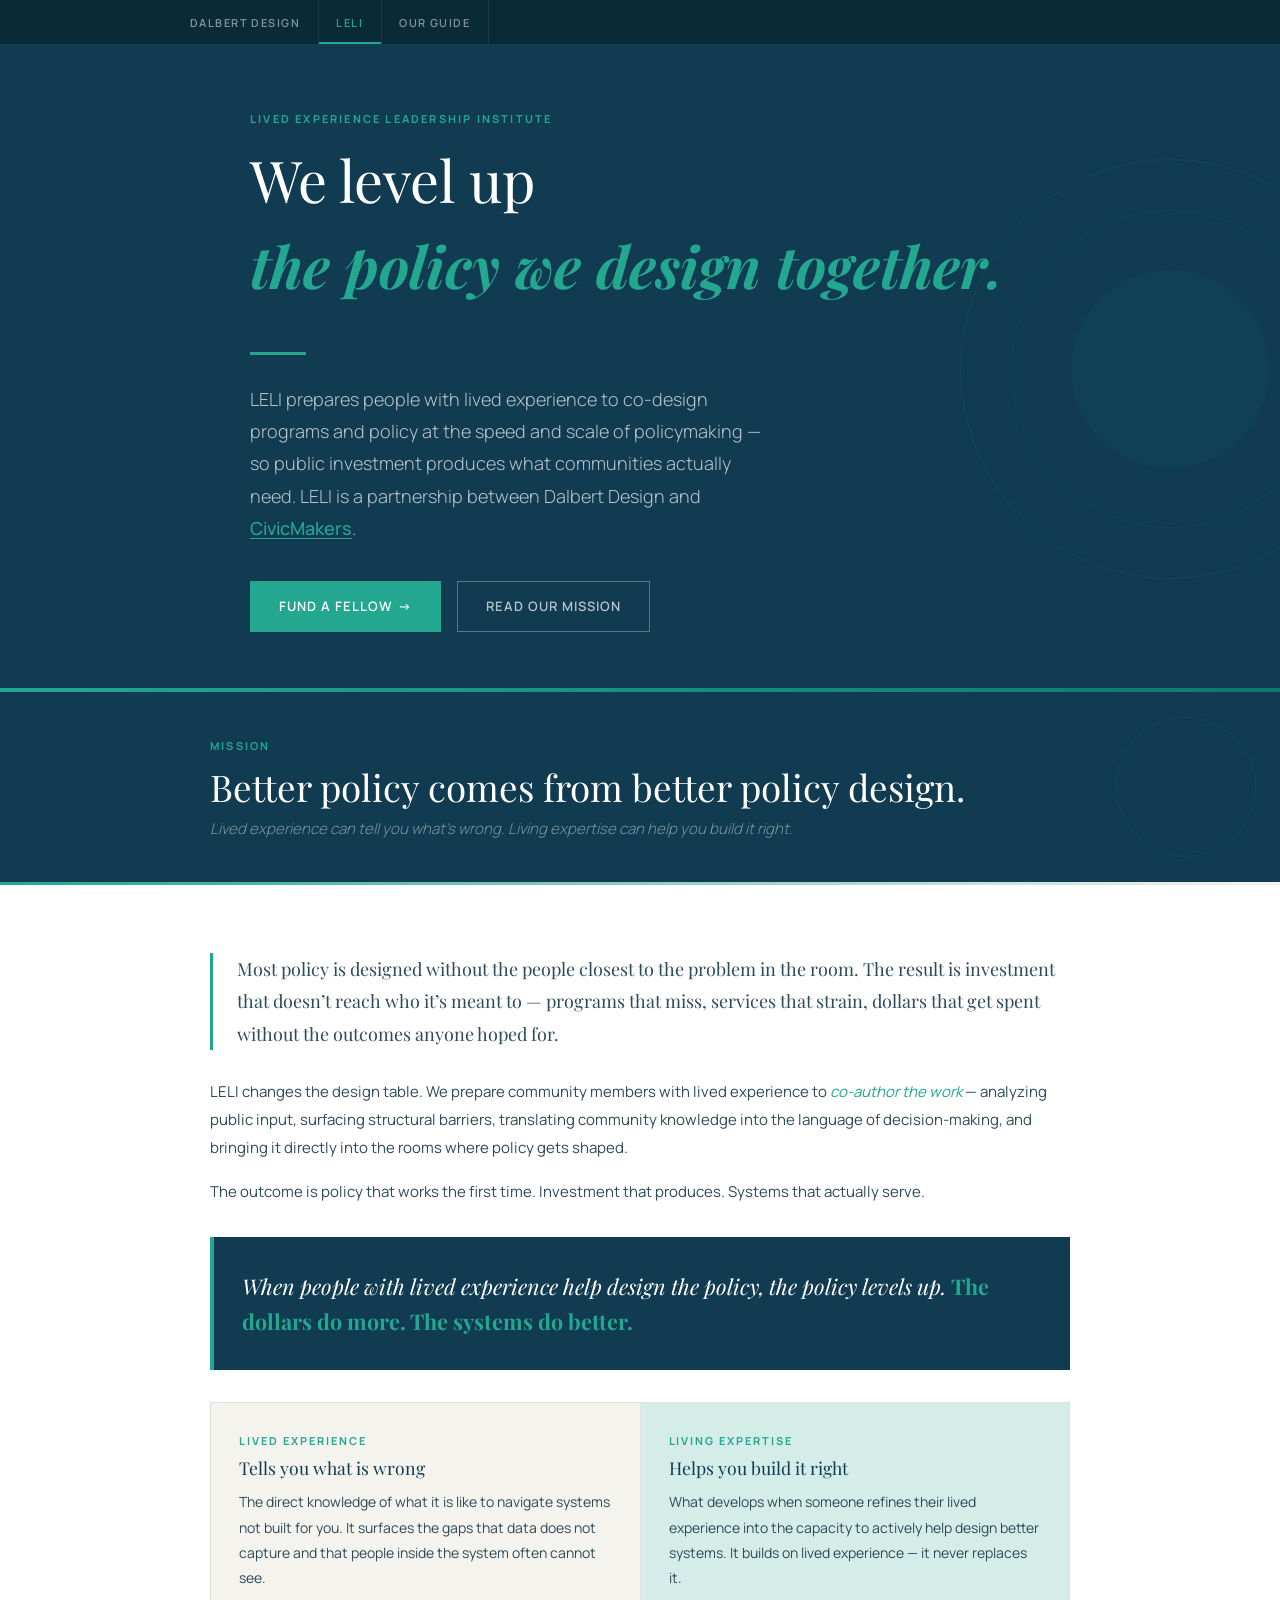
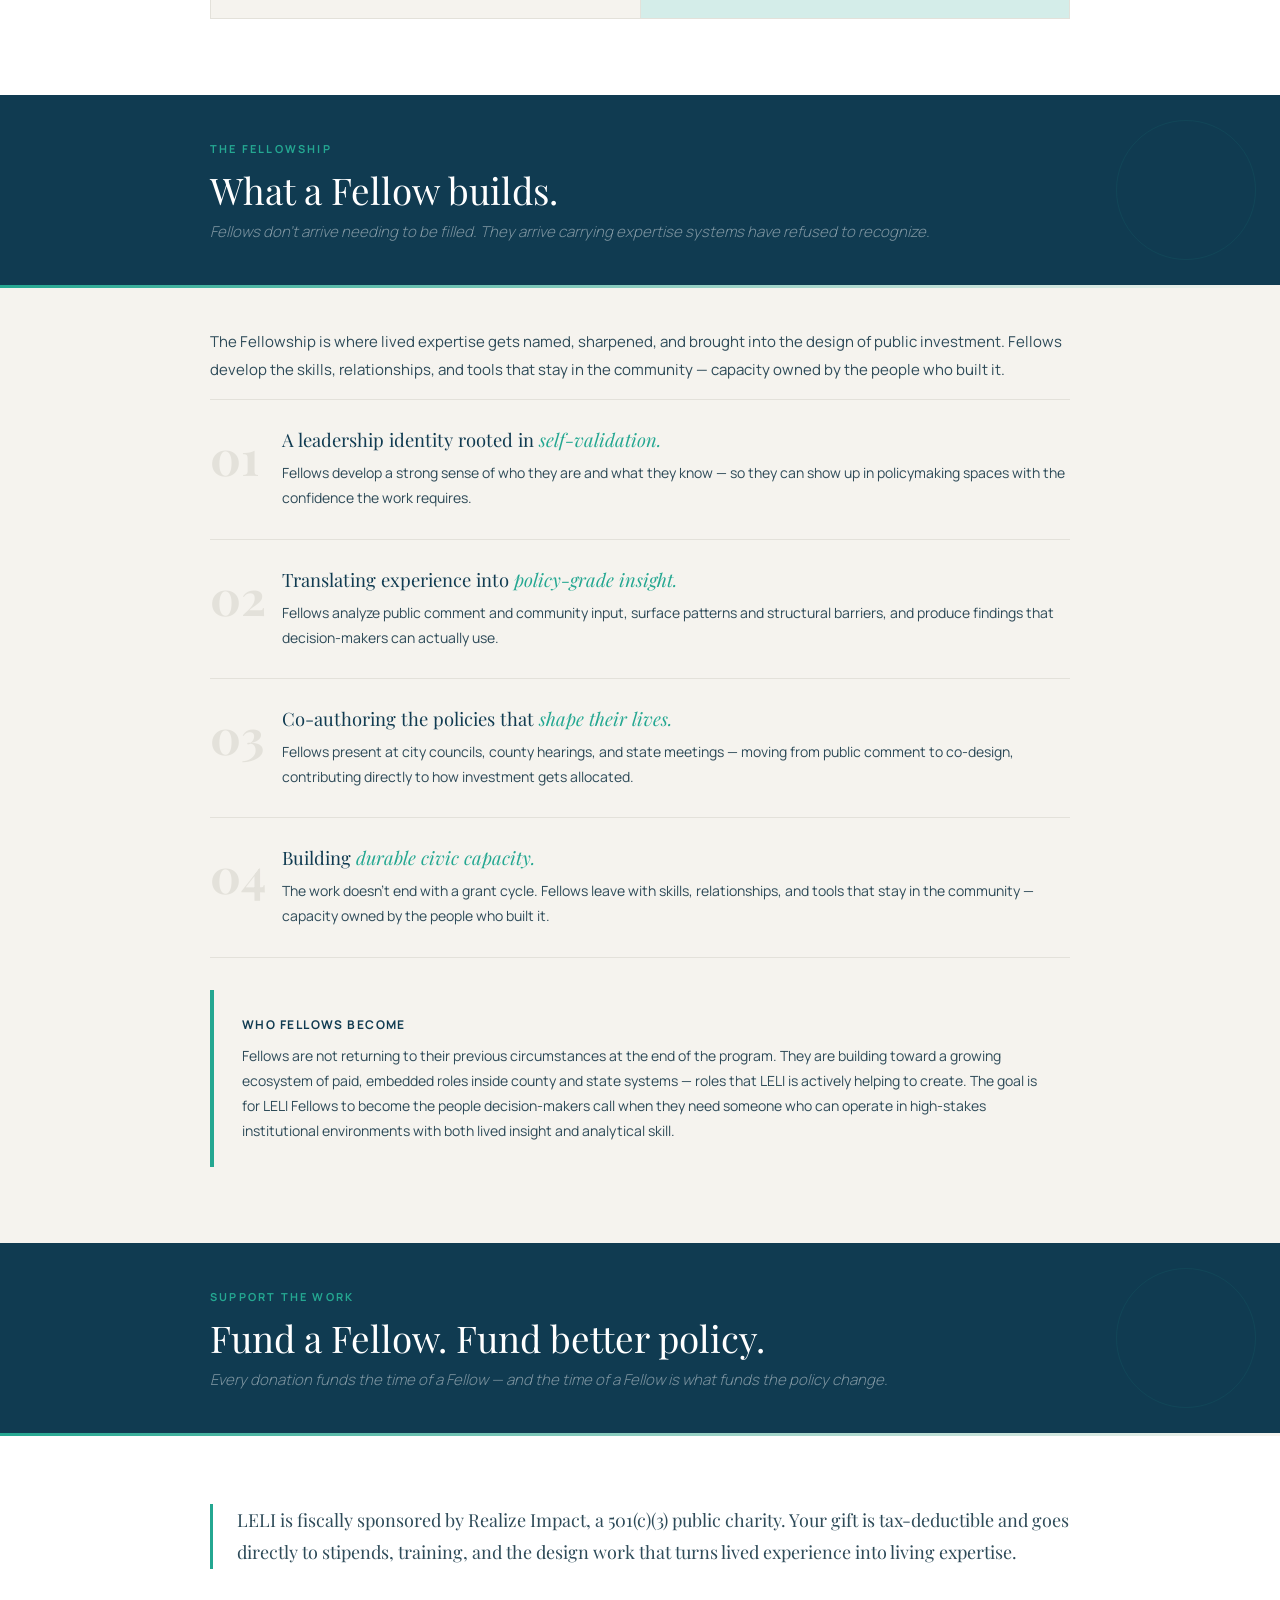
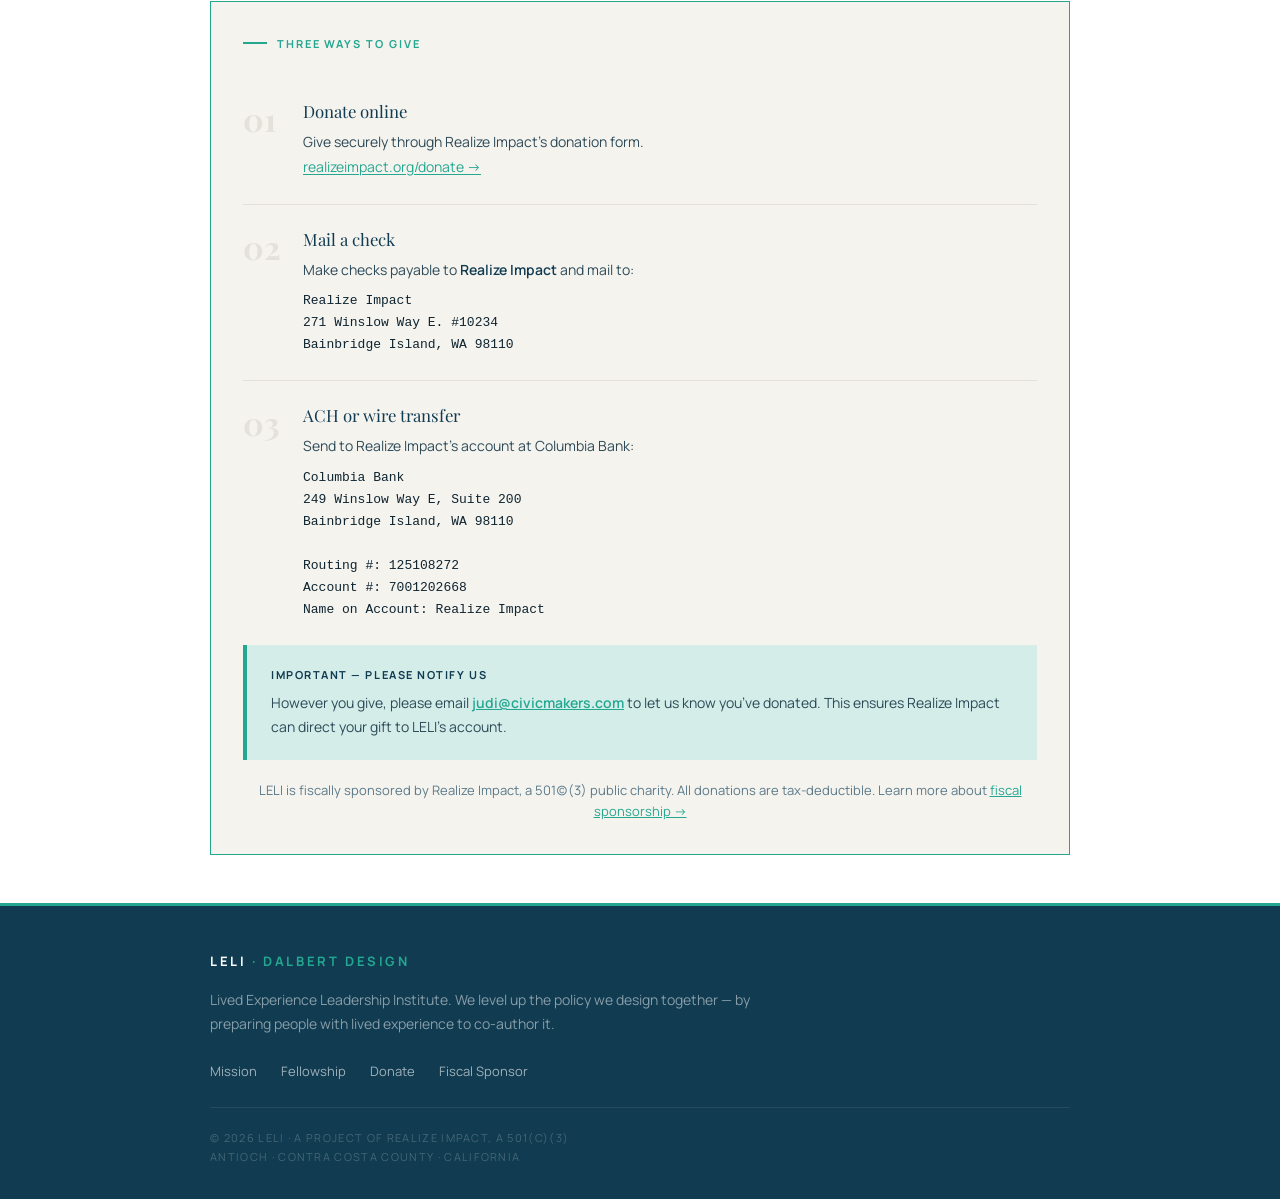
<file: leli.html>
<!DOCTYPE html>
<html lang="en">
<head>
<meta charset="UTF-8">
<meta name="viewport" content="width=device-width, initial-scale=1.0">
<title>LELI — Lived Experience Leadership Institute · Dalbert Design</title>
<link rel="preconnect" href="https://fonts.googleapis.com">
<link rel="preconnect" href="https://fonts.gstatic.com" crossorigin>
<link href="https://fonts.googleapis.com/css2?family=Playfair+Display:ital,wght@0,400;0,700;1,400;1,700&family=Manrope:wght@300;400;500;600;700&display=swap" rel="stylesheet">
<style>
/* ── SITE NAV ── */
*, *::before, *::after { box-sizing: border-box; margin: 0; padding: 0; }
.site-nav {
  background: #0a2a38;
  border-bottom: 1px solid rgba(36,167,145,0.2);
  padding: 0 2rem;
  position: sticky;
  top: 0;
  z-index: 500;
  font-family: 'Manrope', system-ui, sans-serif;
}
.site-nav__inner {
  max-width: 900px;
  margin: 0 auto;
  display: flex;
  align-items: center;
  height: 44px;
}
.site-nav__link {
  font-size: 11px;
  font-weight: 600;
  letter-spacing: 0.13em;
  text-transform: uppercase;
  color: rgba(255,255,255,0.5);
  text-decoration: none;
  padding: 0 1.1rem;
  height: 100%;
  display: flex;
  align-items: center;
  position: relative;
  border-right: 1px solid rgba(255,255,255,0.07);
  transition: color 0.18s, background 0.18s;
}
.site-nav__link:first-child { padding-left: 0; }
.site-nav__link:hover { color: #24A791; background: rgba(36,167,145,0.06); }
.site-nav__link.active { color: #24A791; }
.site-nav__link.active::after {
  content: '';
  position: absolute;
  bottom: 0; left: 0; right: 0;
  height: 2px;
  background: #24A791;
}
</style>
</head>
<body style="margin:0;padding:0;background:#F5F3EE;">

<!-- SITE NAV -->
<nav class="site-nav" aria-label="Site navigation">
  <div class="site-nav__inner">
    <a href="index.html" class="site-nav__link">Dalbert Design</a>
    <a href="leli.html" class="site-nav__link active">LELI</a>
    <a href="our-guide.html" class="site-nav__link">Our Guide</a>
  </div>
</nav>

<style>
@import url('https://fonts.googleapis.com/css2?family=Playfair+Display:ital,wght@0,400;0,700;1,400;1,700&family=Manrope:wght@300;400;500;600;700&display=swap');

.leli-wrap *,
.leli-wrap *::before,
.leli-wrap *::after { box-sizing: border-box; margin: 0; padding: 0; }

.leli-wrap {
  --navy:      #103B51;
  --teal:      #24A791;
  --beige:     #E3E1DA;
  --cream:     #F5F3EE;
  --lt-teal:   #D4EDE9;
  --white:     #FFFFFF;
  --text:      #0e2430;
  --text-mid:  #2d4a58;
  --text-lt:   #5a7a8a;
  --serif:     'Playfair Display', Georgia, serif;
  --sans:      'Manrope', system-ui, sans-serif;
  font-family: var(--sans);
  font-size: 16px;
  color: var(--text);
  line-height: 1.75;
  background: var(--cream);
  -webkit-font-smoothing: antialiased;
}


/* ── HERO ── */
.leli-hero {
  background: var(--navy);
  padding: 0;
  overflow: hidden;
  position: relative;
}
.leli-hero-circle {
  position: absolute;
  right: -100px; top: 50%;
  transform: translateY(-50%);
  width: 420px; height: 420px;
  border-radius: 50%;
  border: 1px solid rgba(36,167,145,0.12);
  pointer-events: none;
}
.leli-hero-circle::before {
  content: '';
  position: absolute; inset: 50px;
  border-radius: 50%;
  border: 1px solid rgba(36,167,145,0.08);
}
.leli-hero-circle::after {
  content: '';
  position: absolute; inset: 110px;
  border-radius: 50%;
  background: rgba(36,167,145,0.04);
}
.leli-hero-body {
  max-width: 860px;
  margin: 0 auto;
  padding: 4rem 2.5rem 3.5rem;
  position: relative;
  z-index: 2;
}
.leli-hero-eyebrow {
  font-size: 11px;
  font-weight: 700;
  letter-spacing: 0.2em;
  text-transform: uppercase;
  color: var(--teal);
  margin-bottom: 1.25rem;
}
.leli-hero-title {
  font-family: var(--serif);
  font-size: clamp(2.2rem, 5vw, 3.6rem);
  font-weight: 400;
  line-height: 1.1;
  color: #fff;
  max-width: 600px;
  margin-bottom: 0.2rem;
}
.leli-hero-title-accent {
  display: block;
  font-family: var(--serif);
  font-size: clamp(2.2rem, 5vw, 3.6rem);
  font-weight: 700;
  font-style: italic;
  color: var(--teal);
  margin-bottom: 2.25rem;
}
.leli-hero-rule {
  width: 56px; height: 3px;
  background: var(--teal);
  margin-bottom: 1.75rem;
}
.leli-hero-lead {
  font-size: 18px;
  font-weight: 300;
  color: rgba(255,255,255,0.7);
  max-width: 520px;
  line-height: 1.8;
  margin-bottom: 2.25rem;
}
.leli-hero-btns {
  display: flex;
  flex-wrap: wrap;
  gap: 1rem;
  align-items: center;
}
.leli-btn {
  font-family: var(--sans);
  font-size: 13px;
  font-weight: 600;
  letter-spacing: 0.08em;
  text-transform: uppercase;
  padding: 0.85rem 1.75rem;
  text-decoration: none;
  border: 1.5px solid var(--teal);
  background: var(--teal);
  color: #fff;
  transition: all 0.2s;
  display: inline-block;
}
.leli-btn:hover { background: transparent; color: var(--teal); }
.leli-btn--ghost {
  background: transparent;
  color: rgba(255,255,255,0.7);
  border-color: rgba(255,255,255,0.3);
}
.leli-btn--ghost:hover { border-color: var(--teal); color: var(--teal); }
.leli-teal-bar { height: 4px; background: linear-gradient(90deg, var(--teal), #0D7A69); }

/* ── SECTION DIVIDER ── */
.leli-sec-div {
  background: var(--navy);
  padding: 2.75rem 2.5rem 2.5rem;
  position: relative;
  overflow: hidden;
}
.leli-sec-div::after {
  content: '';
  position: absolute; right: 1.5rem; top: 50%; transform: translateY(-50%);
  width: 140px; height: 140px; border-radius: 50%;
  border: 1px solid rgba(36,167,145,0.1); pointer-events: none;
}
.leli-sec-div-inner { max-width: 860px; margin: 0 auto; }
.leli-sec-eyebrow {
  font-size: 11px; font-weight: 700; letter-spacing: 0.2em;
  text-transform: uppercase; color: var(--teal); margin-bottom: 0.6rem;
}
.leli-sec-title {
  font-family: var(--serif);
  font-size: clamp(1.6rem, 3.5vw, 2.3rem);
  font-weight: 400; color: #fff; line-height: 1.2; margin-bottom: 0.4rem;
}
.leli-sec-sub {
  font-size: 15px; font-weight: 300; font-style: italic;
  color: rgba(255,255,255,0.45);
}
.leli-teal-rule { height: 3px; background: linear-gradient(90deg, var(--teal), transparent); }

/* ── CONTENT ── */
.leli-content {
  background: var(--white);
  padding: 2.5rem 2.5rem 3rem;
}
.leli-content-inner { max-width: 860px; margin: 0 auto; }

.leli-content--cream { background: var(--cream); }

/* ── TYPOGRAPHY ── */
.leli-lede {
  font-family: var(--serif);
  font-size: 18px; color: var(--text-mid); line-height: 1.8;
  border-left: 3px solid var(--teal); padding-left: 1.5rem;
  margin: 1.75rem 0;
}
.leli-h2 {
  font-family: var(--serif); font-size: 1.55rem; font-weight: 400;
  color: var(--navy); line-height: 1.25; margin-top: 2.25rem; margin-bottom: 0.65rem;
  padding-bottom: 0.5rem; border-bottom: 1px solid var(--beige);
}
.leli-h3 {
  font-size: 12px; font-weight: 700; letter-spacing: 0.14em;
  text-transform: uppercase; color: var(--teal);
  margin-top: 1.75rem; margin-bottom: 0.5rem;
}
.leli-p {
  font-size: 15px; color: var(--text-mid); line-height: 1.85; margin-bottom: 1rem;
}
.leli-p:last-child { margin-bottom: 0; }
.leli-p em { color: var(--teal); font-style: italic; }

/* ── PULL QUOTE ── */
.leli-pull {
  display: grid; grid-template-columns: 4px 1fr; margin: 2rem 0;
}
.leli-pull-bar { background: var(--teal); }
.leli-pull-body { background: var(--navy); padding: 2rem 2rem 2rem 1.75rem; }
.leli-pull-text {
  font-family: var(--serif); font-size: clamp(1.1rem,2.2vw,1.35rem);
  font-style: italic; color: #fff; line-height: 1.6;
}
.leli-pull-text strong { color: var(--teal); font-style: normal; }

/* ── CALLOUT ── */
.leli-callout { display: grid; grid-template-columns: 4px 1fr; margin: 1.75rem 0; }
.leli-callout-bar { background: var(--teal); }
.leli-callout-body { background: var(--cream); padding: 1.5rem 1.75rem; }
.leli-callout-title {
  font-size: 12px; font-weight: 700; letter-spacing: 0.12em;
  text-transform: uppercase; color: var(--navy); margin-bottom: 0.5rem;
}
.leli-callout-text { font-size: 14px; color: var(--text-mid); line-height: 1.8; }

/* ── TWO COL ── */
.leli-two-col {
  display: grid; grid-template-columns: 1fr 1fr;
  gap: 1px; background: var(--beige); border: 1px solid var(--beige);
  margin: 1.75rem 0;
}
.leli-col { background: var(--cream); padding: 1.75rem; }
.leli-col--teal { background: var(--lt-teal); }
.leli-col-label {
  font-size: 11px; font-weight: 700; letter-spacing: 0.18em;
  text-transform: uppercase; color: var(--teal); margin-bottom: 0.4rem;
}
.leli-col-title {
  font-family: var(--serif); font-size: 1.1rem; font-weight: 400;
  color: var(--navy); margin-bottom: 0.6rem; line-height: 1.3;
}
.leli-col-body { font-size: 14px; color: var(--text-mid); line-height: 1.8; }

/* ── PILLARS (numbered list) ── */
.leli-pillars { margin-top: 0.5rem; }
.leli-pillar {
  display: grid;
  grid-template-columns: 72px 1fr;
  gap: 0;
  border-top: 1px solid var(--beige);
  padding: 1.75rem 0;
}
.leli-pillar:last-child { border-bottom: 1px solid var(--beige); }
.leli-pillar-num {
  font-family: var(--serif); font-size: 3rem; font-weight: 700;
  color: var(--beige); line-height: 1; padding-top: 4px;
}
.leli-pillar-body {}
.leli-pillar-title {
  font-family: var(--serif); font-size: 1.15rem; font-weight: 400;
  color: var(--navy); margin-bottom: 0.5rem; line-height: 1.3;
}
.leli-pillar-title em { color: var(--teal); font-style: italic; }
.leli-pillar-text { font-size: 14px; color: var(--text-mid); line-height: 1.8; }

/* ── DONATE ── */
.leli-donate-card {
  border: 1.5px solid var(--teal);
  background: var(--cream);
  padding: 2rem;
  margin-top: 2rem;
}
.leli-donate-label {
  font-size: 11px; font-weight: 700; letter-spacing: 0.18em;
  text-transform: uppercase; color: var(--teal); margin-bottom: 1.5rem;
  display: flex; align-items: center; gap: 0.6rem;
}
.leli-donate-label::before {
  content: ''; width: 24px; height: 2px; background: var(--teal);
}
.leli-ways { display: flex; flex-direction: column; }
.leli-way {
  display: grid; grid-template-columns: 48px 1fr;
  gap: 0.75rem; align-items: start;
  padding: 1.5rem 0;
  border-bottom: 1px solid var(--beige);
}
.leli-way:last-child { border-bottom: none; padding-bottom: 0; }
.leli-way-num {
  font-family: var(--serif); font-size: 2rem; font-weight: 700;
  color: var(--beige); line-height: 1; padding-top: 2px;
}
.leli-way-title {
  font-family: var(--serif); font-size: 1.05rem; font-weight: 400;
  color: var(--navy); margin-bottom: 0.4rem; line-height: 1.3;
}
.leli-way-detail {
  font-size: 14px; color: var(--text-mid); line-height: 1.8;
  word-wrap: break-word; overflow-wrap: anywhere;
}
.leli-way-detail strong { color: var(--navy); font-weight: 600; }
.leli-way-detail a { color: var(--teal); text-decoration: underline; text-underline-offset: 2px; }
.leli-mono {
  font-family: 'Courier New', monospace;
  font-size: 13px; color: var(--text); line-height: 1.7;
  display: block; margin-top: 0.5rem;
}
.leli-notify {
  margin-top: 1.5rem;
  display: grid; grid-template-columns: 4px 1fr;
}
.leli-notify-bar { background: var(--teal); }
.leli-notify-body {
  background: var(--lt-teal); padding: 1.25rem 1.5rem;
}
.leli-notify-label {
  font-size: 11px; font-weight: 700; letter-spacing: 0.14em;
  text-transform: uppercase; color: var(--navy); margin-bottom: 0.4rem;
}
.leli-notify-text { font-size: 14px; color: var(--text-mid); line-height: 1.75; }
.leli-notify-text a { color: var(--teal); text-decoration: underline; font-weight: 600; }
.leli-fineprint {
  margin-top: 1.25rem; font-size: 13px; color: var(--text-lt);
  line-height: 1.6; text-align: center;
}
.leli-fineprint a { color: var(--teal); text-decoration: underline; }

/* ── FOOTER ── */
.leli-footer {
  background: var(--navy);
  border-top: 3px solid var(--teal);
  padding: 2.5rem 2.5rem 2rem;
}
.leli-footer-inner { max-width: 860px; margin: 0 auto; }
.leli-footer-logo {
  font-family: var(--sans); font-size: 13px; font-weight: 700;
  letter-spacing: 0.2em; text-transform: uppercase;
  color: #fff; text-decoration: none; display: inline-block;
  margin-bottom: 1rem;
}
.leli-footer-logo span { color: var(--teal); }
.leli-footer-desc {
  font-size: 14px; color: rgba(255,255,255,0.5);
  line-height: 1.7; max-width: 540px; margin-bottom: 1.5rem;
}
.leli-footer-links {
  display: flex; flex-wrap: wrap; gap: 1.5rem; margin-bottom: 1.5rem;
}
.leli-footer-links a {
  font-size: 13px; color: rgba(255,255,255,0.6);
  text-decoration: none; transition: color 0.2s;
}
.leli-footer-links a:hover { color: var(--teal); }
.leli-footer-bottom {
  padding-top: 1.25rem;
  border-top: 1px solid rgba(255,255,255,0.08);
  font-size: 11px; letter-spacing: 0.12em; text-transform: uppercase;
  color: rgba(255,255,255,0.22); line-height: 1.8;
}

/* ── RESPONSIVE ── */
@media (max-width: 600px) {
  .leli-two-col { grid-template-columns: 1fr; }
  .leli-hero-circle { display: none; }
  .leli-hero-body, .leli-content, .leli-sec-div,
  .leli-footer, .leli-hero-bottom { padding-left: 1.25rem; padding-right: 1.25rem; }
  .leli-nav-inner { padding-left: 1.25rem; padding-right: 1.25rem; }
  .leli-pillar { grid-template-columns: 56px 1fr; }
  .leli-pillar-num { font-size: 2.25rem; }
}
</style>

<div class="leli-wrap" id="leli-top">

  <!-- HERO -->
  <div class="leli-hero">
    <div class="leli-hero-circle"></div>
    <div class="leli-hero-body">
      <div class="leli-hero-eyebrow">Lived Experience Leadership Institute</div>
      <div class="leli-hero-title">We level up</div>
      <span class="leli-hero-title-accent">the policy we design together.</span>

      <div class="leli-hero-rule"></div>
      <p class="leli-hero-lead">LELI prepares people with lived experience to co-design programs and policy at the speed and scale of policymaking &mdash; so public investment produces what communities actually need. LELI is a partnership between Dalbert Design and <a href="https://civicmakers.com/ridiculously-hopeful-futures/" target="_blank" rel="noopener" style="color: var(--teal); text-decoration: underline; text-underline-offset: 3px; font-weight: 500;">CivicMakers</a>.</p>
      <div class="leli-hero-btns">
        <a href="#leli-donate" class="leli-btn">Fund a Fellow &rarr;</a>
        <a href="#leli-mission" class="leli-btn leli-btn--ghost">Read our mission</a>
      </div>
    </div>
    <div class="leli-teal-bar"></div>
  </div>

  <!-- MISSION -->
  <div class="leli-sec-div" id="leli-mission">
    <div class="leli-sec-div-inner">
      <div class="leli-sec-eyebrow">Mission</div>
      <div class="leli-sec-title">Better policy comes from better policy design.</div>
      <div class="leli-sec-sub">Lived experience can tell you what&rsquo;s wrong. Living expertise can help you build it right.</div>
    </div>
  </div>
  <div class="leli-teal-rule"></div>

  <div class="leli-content">
    <div class="leli-content-inner">
      <div class="leli-lede">Most policy is designed without the people closest to the problem in the room. The result is investment that doesn&rsquo;t reach who it&rsquo;s meant to &mdash; programs that miss, services that strain, dollars that get spent without the outcomes anyone hoped for.</div>

      <p class="leli-p">LELI changes the design table. We prepare community members with lived experience to <em>co-author the work</em> &mdash; analyzing public input, surfacing structural barriers, translating community knowledge into the language of decision-making, and bringing it directly into the rooms where policy gets shaped.</p>

      <p class="leli-p">The outcome is policy that works the first time. Investment that produces. Systems that actually serve.</p>

      <div class="leli-pull">
        <div class="leli-pull-bar"></div>
        <div class="leli-pull-body">
          <p class="leli-pull-text">When people with lived experience help design the policy, the policy levels up. <strong>The dollars do more. The systems do better.</strong></p>
        </div>
      </div>

      <div class="leli-two-col">
        <div class="leli-col">
          <div class="leli-col-label">Lived Experience</div>
          <div class="leli-col-title">Tells you what is wrong</div>
          <div class="leli-col-body">The direct knowledge of what it is like to navigate systems not built for you. It surfaces the gaps that data does not capture and that people inside the system often cannot see.</div>
        </div>
        <div class="leli-col leli-col--teal">
          <div class="leli-col-label">Living Expertise</div>
          <div class="leli-col-title">Helps you build it right</div>
          <div class="leli-col-body">What develops when someone refines their lived experience into the capacity to actively help design better systems. It builds on lived experience &mdash; it never replaces it.</div>
        </div>
      </div>
    </div>
  </div>

  <!-- THE FELLOWSHIP -->
  <div class="leli-sec-div" id="leli-method">
    <div class="leli-sec-div-inner">
      <div class="leli-sec-eyebrow">The Fellowship</div>
      <div class="leli-sec-title">What a Fellow builds.</div>
      <div class="leli-sec-sub">Fellows don&rsquo;t arrive needing to be filled. They arrive carrying expertise systems have refused to recognize.</div>
    </div>
  </div>
  <div class="leli-teal-rule"></div>

  <div class="leli-content leli-content--cream">
    <div class="leli-content-inner">
      <p class="leli-p">The Fellowship is where lived expertise gets named, sharpened, and brought into the design of public investment. Fellows develop the skills, relationships, and tools that stay in the community &mdash; capacity owned by the people who built it.</p>

      <div class="leli-pillars">
        <div class="leli-pillar">
          <div class="leli-pillar-num">01</div>
          <div class="leli-pillar-body">
            <div class="leli-pillar-title">A leadership identity rooted in <em>self-validation.</em></div>
            <div class="leli-pillar-text">Fellows develop a strong sense of who they are and what they know &mdash; so they can show up in policymaking spaces with the confidence the work requires.</div>
          </div>
        </div>
        <div class="leli-pillar">
          <div class="leli-pillar-num">02</div>
          <div class="leli-pillar-body">
            <div class="leli-pillar-title">Translating experience into <em>policy-grade insight.</em></div>
            <div class="leli-pillar-text">Fellows analyze public comment and community input, surface patterns and structural barriers, and produce findings that decision-makers can actually use.</div>
          </div>
        </div>
        <div class="leli-pillar">
          <div class="leli-pillar-num">03</div>
          <div class="leli-pillar-body">
            <div class="leli-pillar-title">Co-authoring the policies that <em>shape their lives.</em></div>
            <div class="leli-pillar-text">Fellows present at city councils, county hearings, and state meetings &mdash; moving from public comment to co-design, contributing directly to how investment gets allocated.</div>
          </div>
        </div>
        <div class="leli-pillar">
          <div class="leli-pillar-num">04</div>
          <div class="leli-pillar-body">
            <div class="leli-pillar-title">Building <em>durable civic capacity.</em></div>
            <div class="leli-pillar-text">The work doesn&rsquo;t end with a grant cycle. Fellows leave with skills, relationships, and tools that stay in the community &mdash; capacity owned by the people who built it.</div>
          </div>
        </div>
      </div>

      <div class="leli-callout" style="margin-top: 2rem;">
        <div class="leli-callout-bar"></div>
        <div class="leli-callout-body">
          <div class="leli-callout-title">Who Fellows become</div>
          <div class="leli-callout-text">Fellows are not returning to their previous circumstances at the end of the program. They are building toward a growing ecosystem of paid, embedded roles inside county and state systems &mdash; roles that LELI is actively helping to create. The goal is for LELI Fellows to become the people decision-makers call when they need someone who can operate in high-stakes institutional environments with both lived insight and analytical skill.</div>
        </div>
      </div>
    </div>
  </div>

  <!-- DONATE -->
  <div class="leli-sec-div" id="leli-donate">
    <div class="leli-sec-div-inner">
      <div class="leli-sec-eyebrow">Support the Work</div>
      <div class="leli-sec-title">Fund a Fellow. Fund better policy.</div>
      <div class="leli-sec-sub">Every donation funds the time of a Fellow &mdash; and the time of a Fellow is what funds the policy change.</div>
    </div>
  </div>
  <div class="leli-teal-rule"></div>

  <div class="leli-content">
    <div class="leli-content-inner">
      <div class="leli-lede">LELI is fiscally sponsored by Realize Impact, a 501(c)(3) public charity. Your gift is tax-deductible and goes directly to stipends, training, and the design work that turns lived experience into living expertise.</div>

      <div class="leli-donate-card">
        <div class="leli-donate-label">Three Ways to Give</div>

        <div class="leli-ways">
          <div class="leli-way">
            <div class="leli-way-num">01</div>
            <div>
              <div class="leli-way-title">Donate online</div>
              <div class="leli-way-detail">
                Give securely through Realize Impact&rsquo;s donation form.<br>
                <a href="https://www.zeffy.com/donation-form/donate-to-realize-impact" target="_blank" rel="noopener">realizeimpact.org/donate &rarr;</a>
              </div>
            </div>
          </div>

          <div class="leli-way">
            <div class="leli-way-num">02</div>
            <div>
              <div class="leli-way-title">Mail a check</div>
              <div class="leli-way-detail">
                Make checks payable to <strong>Realize Impact</strong> and mail to:
                <span class="leli-mono">
                  Realize Impact<br>
                  271 Winslow Way E. #10234<br>
                  Bainbridge Island, WA 98110
                </span>
              </div>
            </div>
          </div>

          <div class="leli-way">
            <div class="leli-way-num">03</div>
            <div>
              <div class="leli-way-title">ACH or wire transfer</div>
              <div class="leli-way-detail">
                Send to Realize Impact&rsquo;s account at Columbia Bank:
                <span class="leli-mono">
                  Columbia Bank<br>
                  249 Winslow Way E, Suite 200<br>
                  Bainbridge Island, WA 98110<br><br>
                  Routing #: 125108272<br>
                  Account #: 7001202668<br>
                  Name on Account: Realize Impact
                </span>
              </div>
            </div>
          </div>
        </div>

        <div class="leli-notify">
          <div class="leli-notify-bar"></div>
          <div class="leli-notify-body">
            <div class="leli-notify-label">Important &mdash; please notify us</div>
            <div class="leli-notify-text">However you give, please email <a href="mailto:judi@civicmakers.com?subject=LELI%20Donation%20Notification">judi@civicmakers.com</a> to let us know you&rsquo;ve donated. This ensures Realize Impact can direct your gift to LELI&rsquo;s account.</div>
          </div>
        </div>

        <p class="leli-fineprint">LELI is fiscally sponsored by Realize Impact, a 501(c)(3) public charity. All donations are tax-deductible. Learn more about <a href="https://realizeimpact.org/fiscal-sponsorship/faq/" target="_blank" rel="noopener">fiscal sponsorship &rarr;</a></p>
      </div>
    </div>
  </div>

  <!-- FOOTER -->
  <div class="leli-footer">
    <div class="leli-footer-inner">
      <a href="#leli-top" class="leli-footer-logo">LELI <span>&middot; Dalbert Design</span></a>
      <p class="leli-footer-desc">Lived Experience Leadership Institute. We level up the policy we design together &mdash; by preparing people with lived experience to co-author it.</p>
      <div class="leli-footer-links">
        <a href="#leli-mission">Mission</a>
        <a href="#leli-method">Fellowship</a>
        <a href="#leli-donate">Donate</a>
        <a href="https://realizeimpact.org/fiscal-sponsorship/faq/" target="_blank" rel="noopener">Fiscal Sponsor</a>
      </div>
      <div class="leli-footer-bottom">
        &copy; 2026 LELI &middot; A project of Realize Impact, a 501(c)(3)<br>
        Antioch &middot; Contra Costa County &middot; California
      </div>
    </div>
  </div>

</div>

<script>
(function() {
  function bind() {
    var wrap = document.querySelector('.leli-wrap');
    if (!wrap) return;
    wrap.addEventListener('click', function(e) {
      var a = e.target.closest('a[href^="#leli-"]');
      if (!a) return;
      var id = a.getAttribute('href').slice(1);
      var target = document.getElementById(id);
      if (!target) return;
      e.preventDefault();
      e.stopPropagation();
      target.scrollIntoView({ behavior: 'smooth', block: 'start' });
    }, true);
  }
  if (document.readyState === 'loading') {
    document.addEventListener('DOMContentLoaded', bind);
  } else {
    bind();
  }
})();
</script>

</body>
</html>
</file>
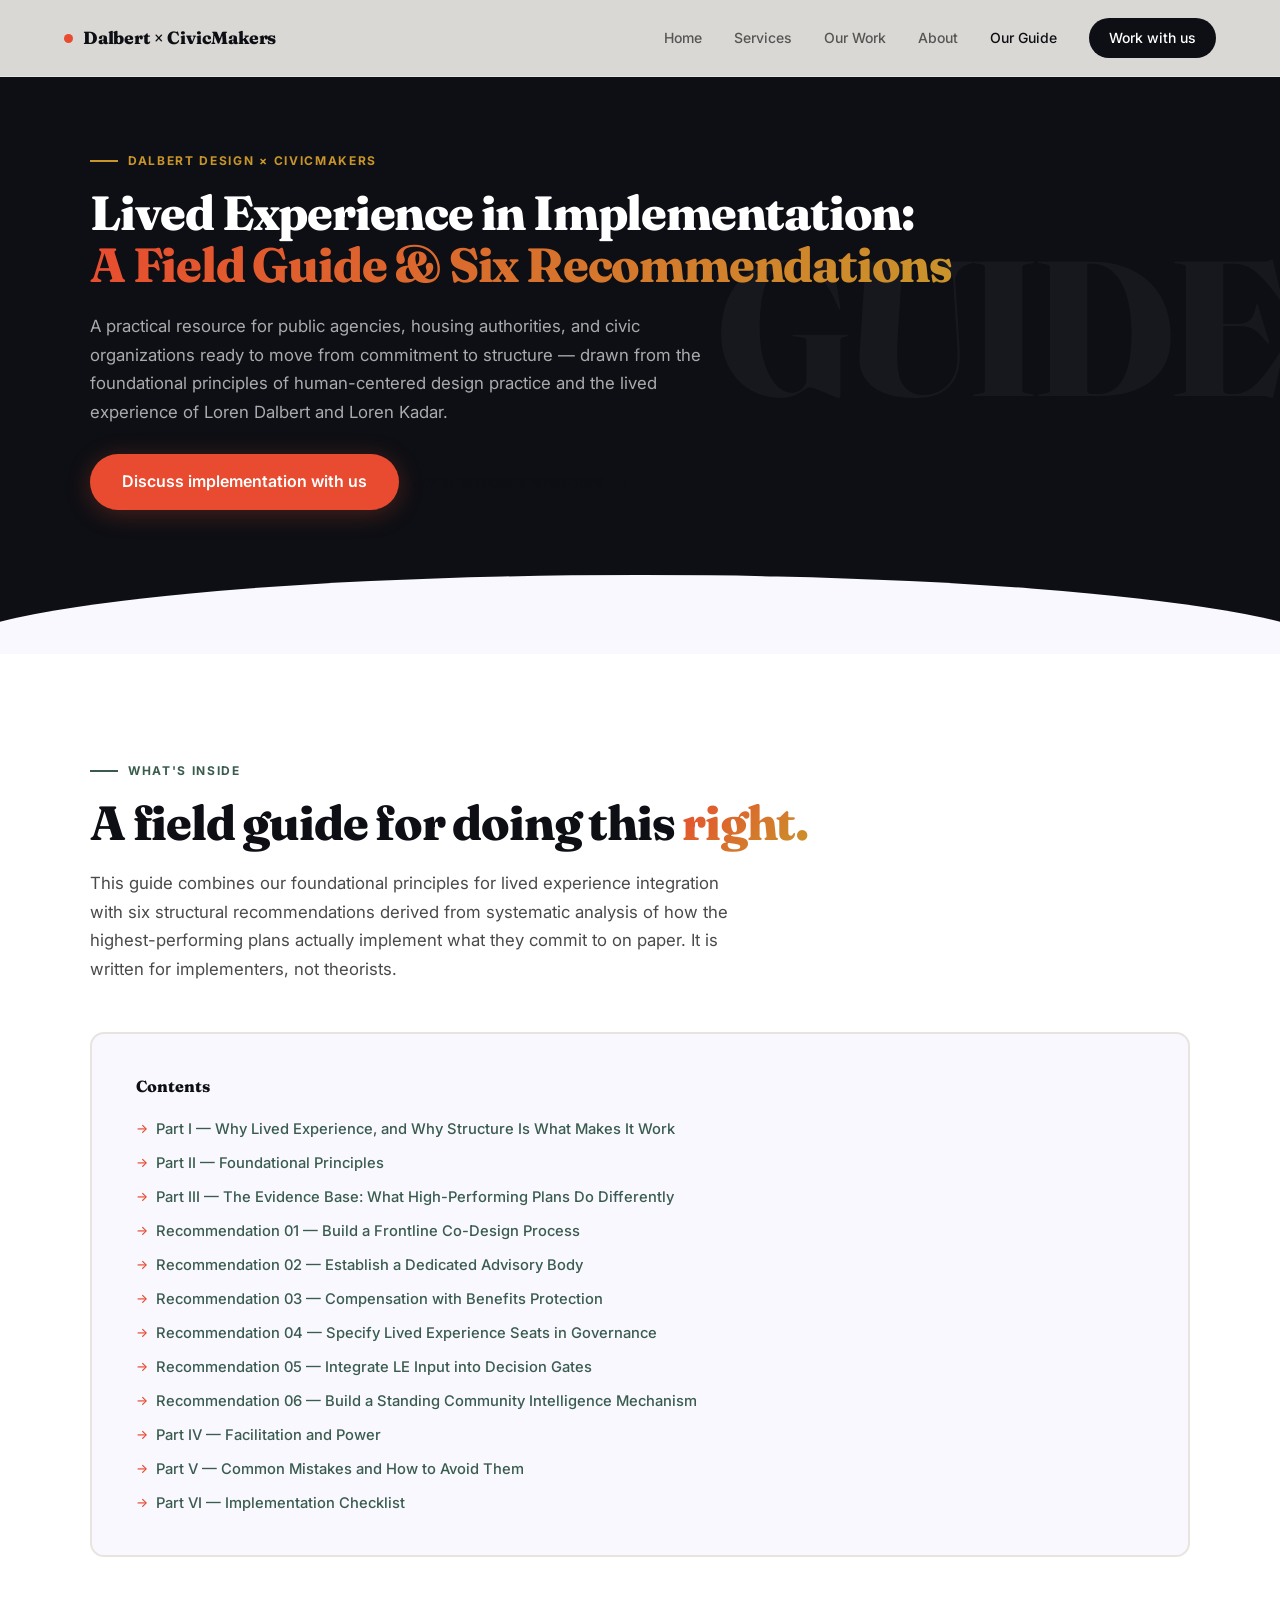
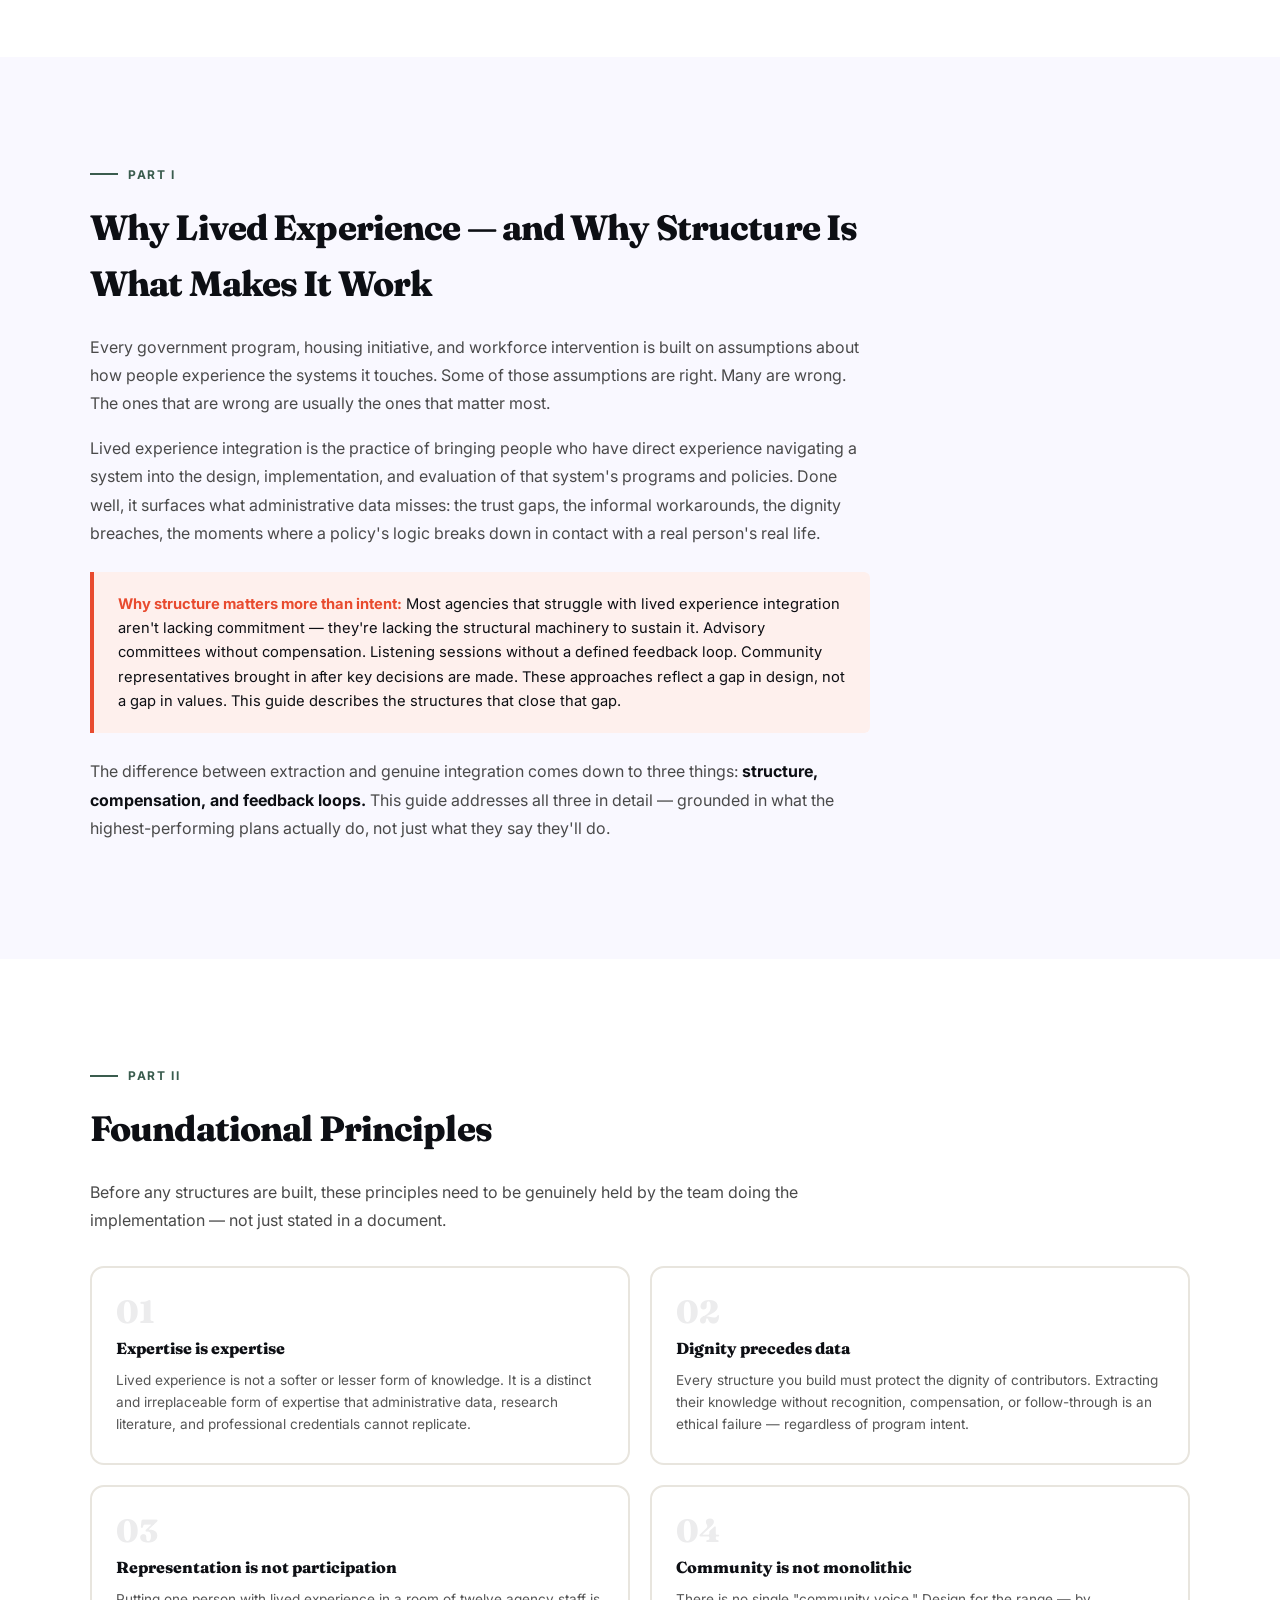
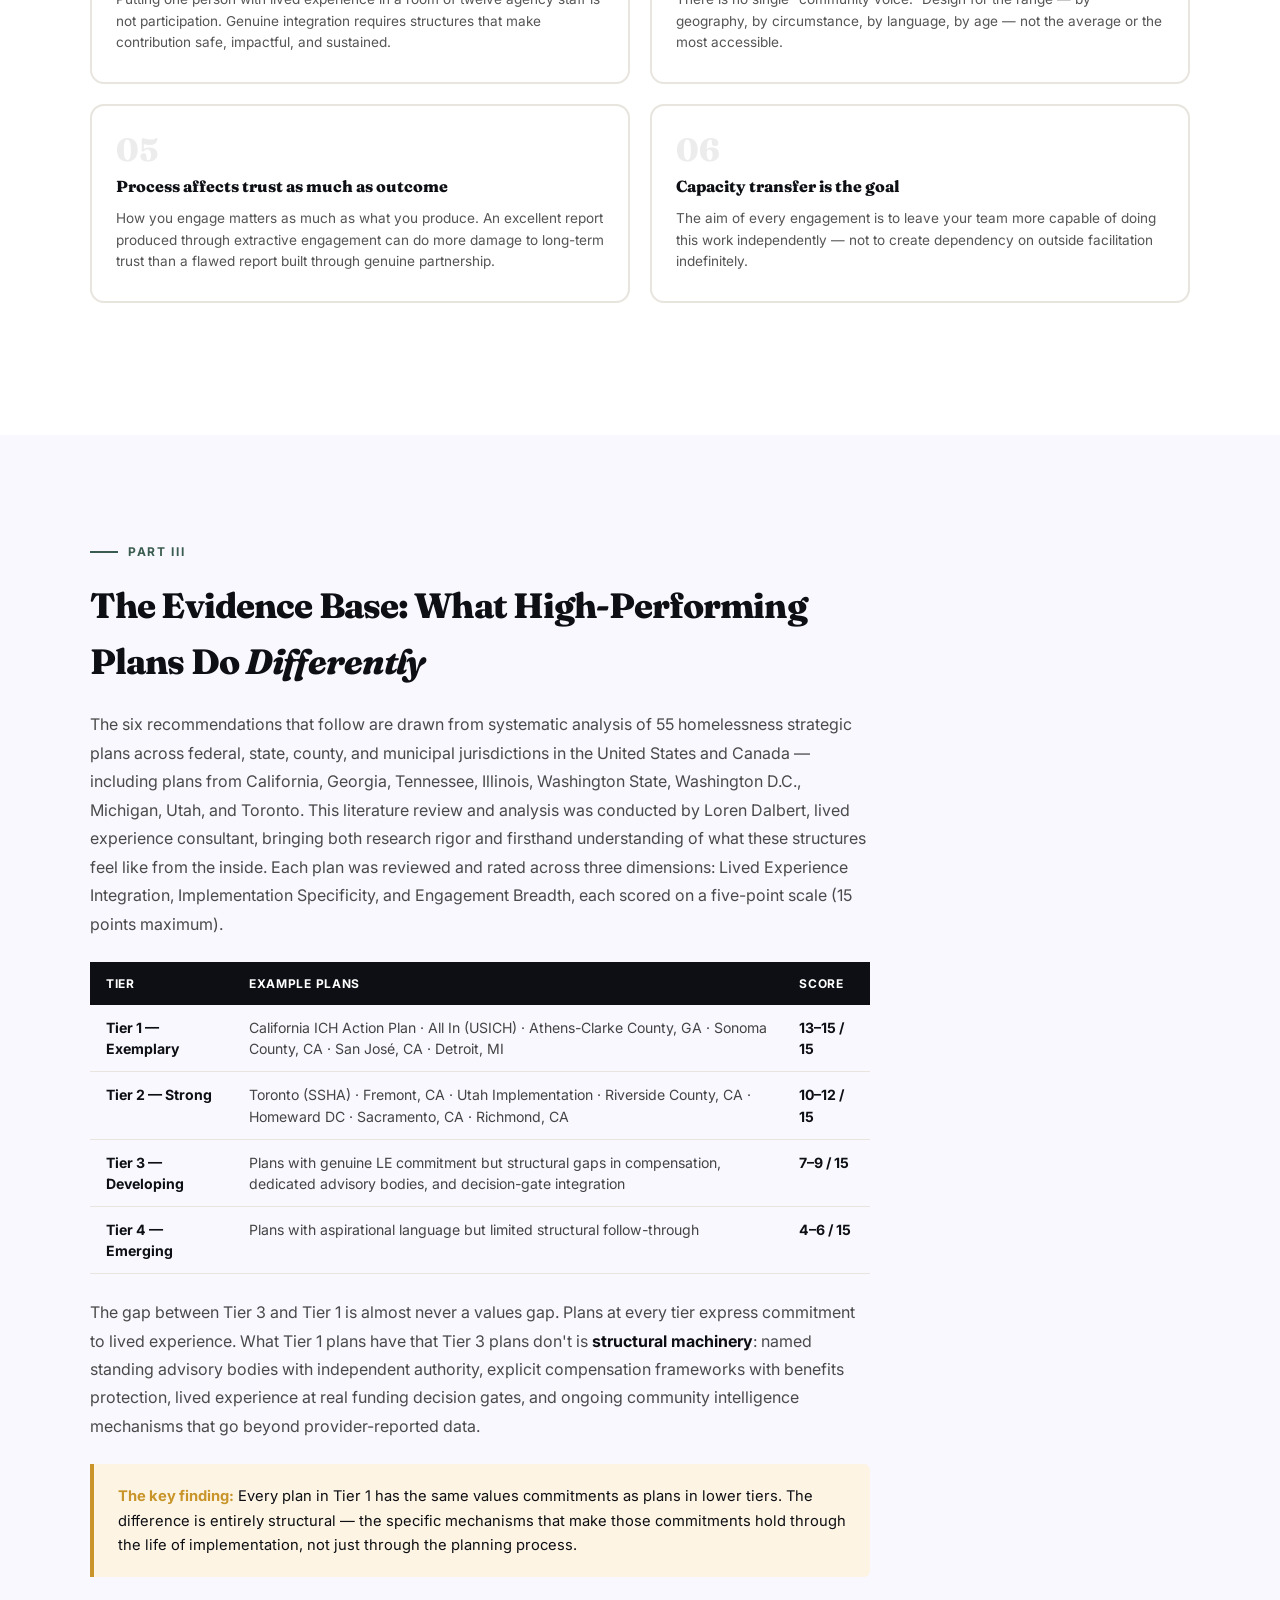
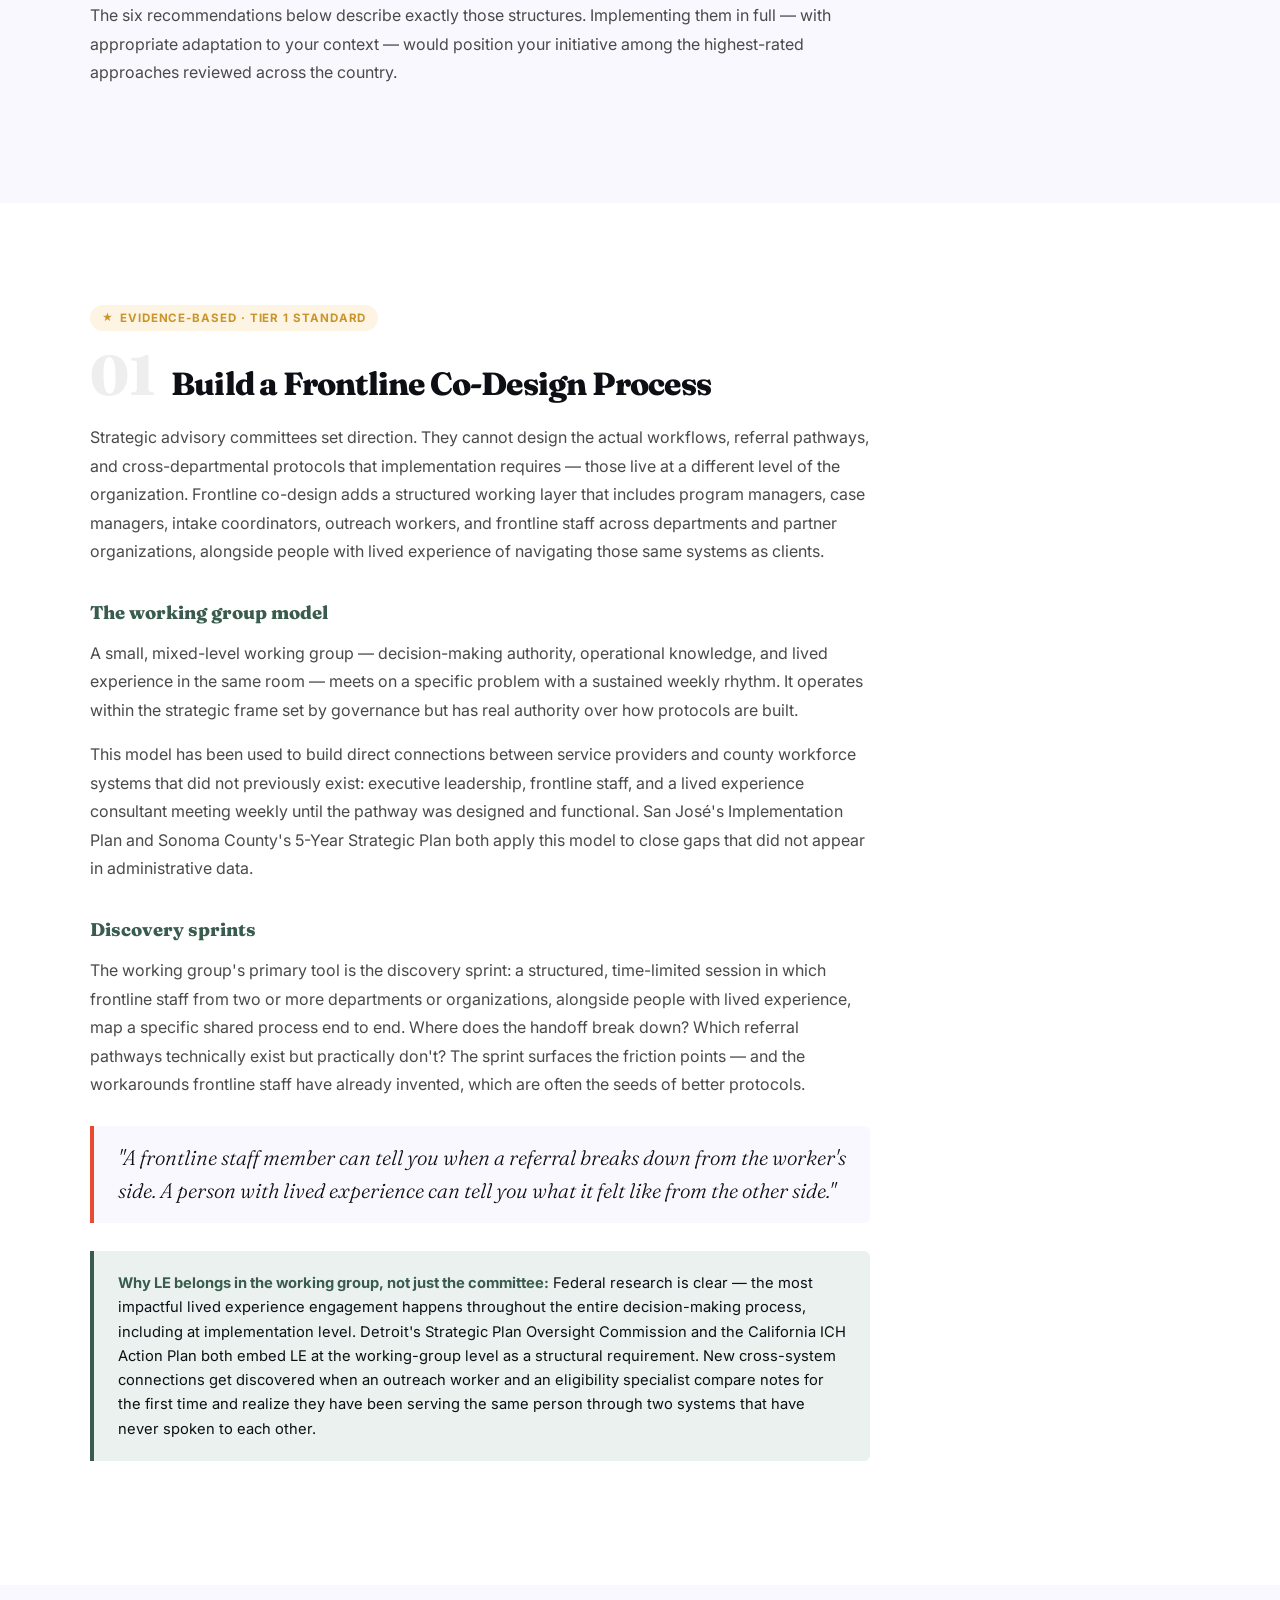
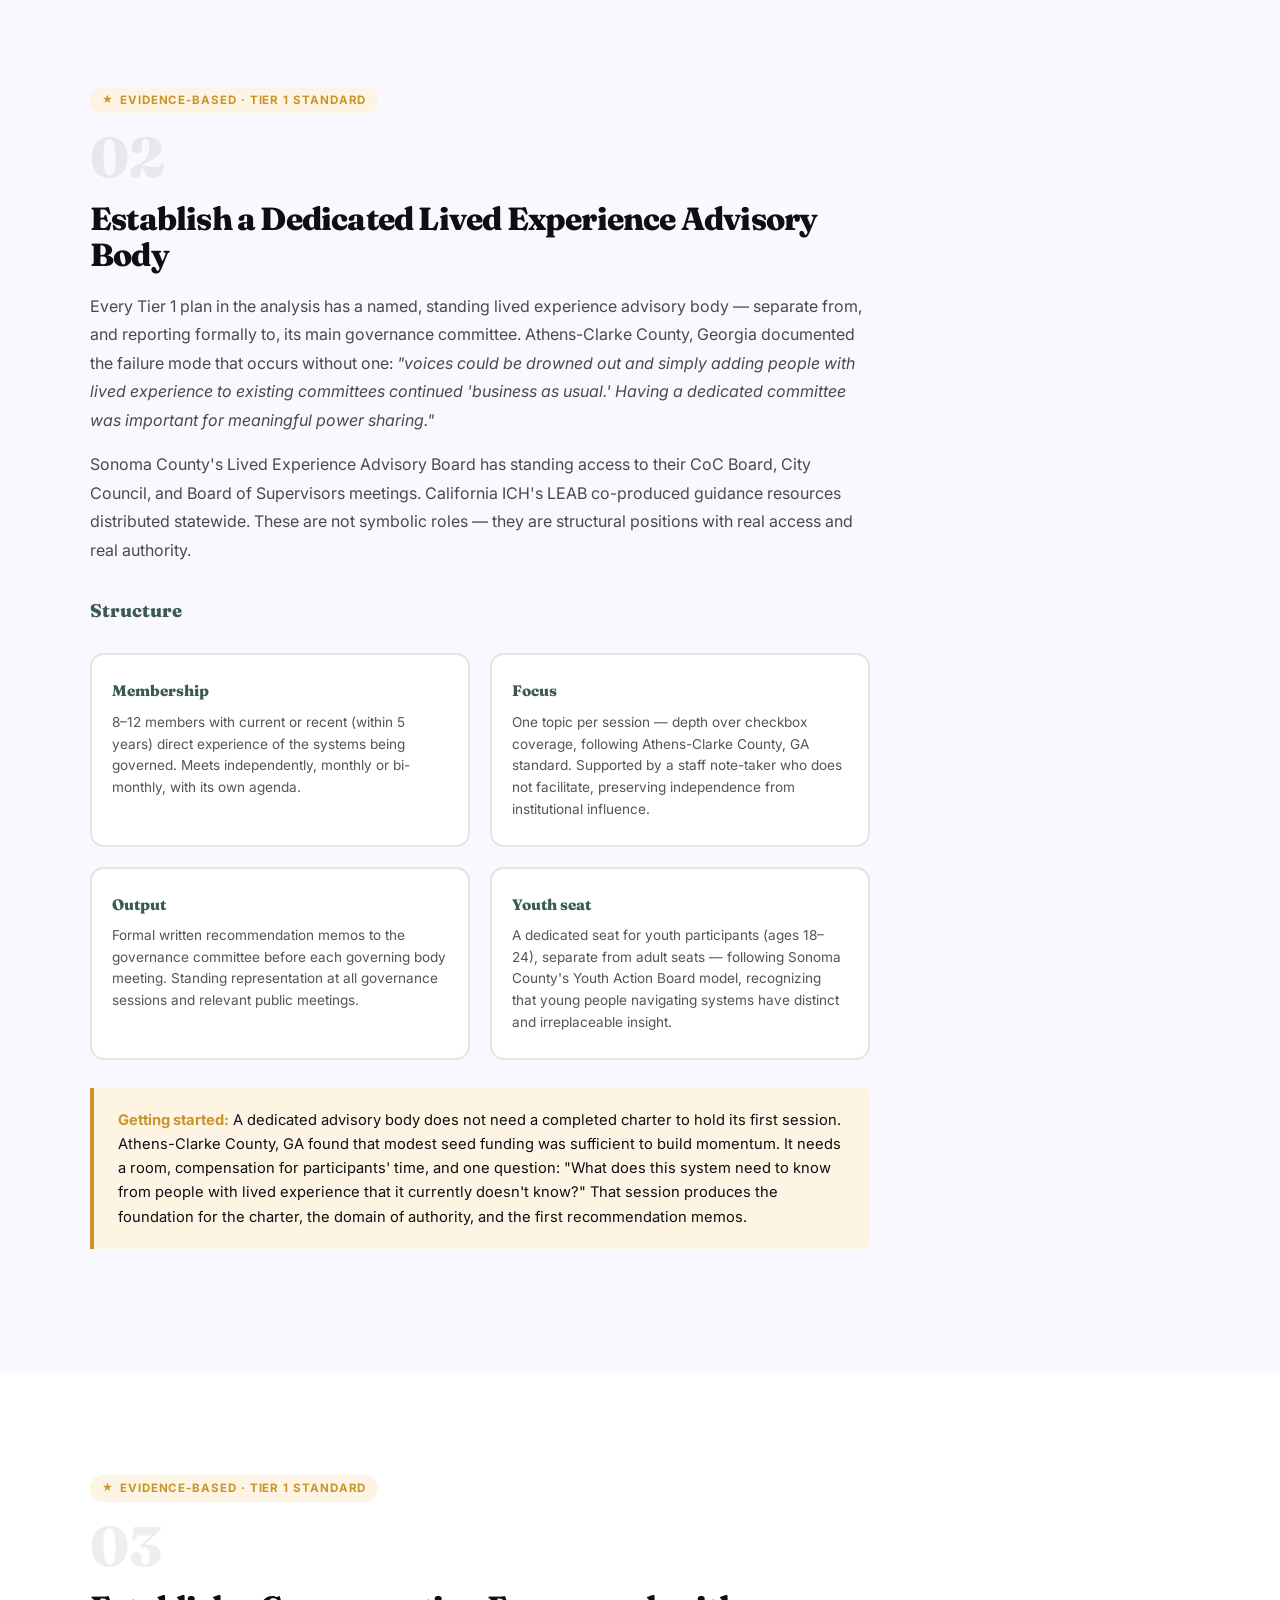
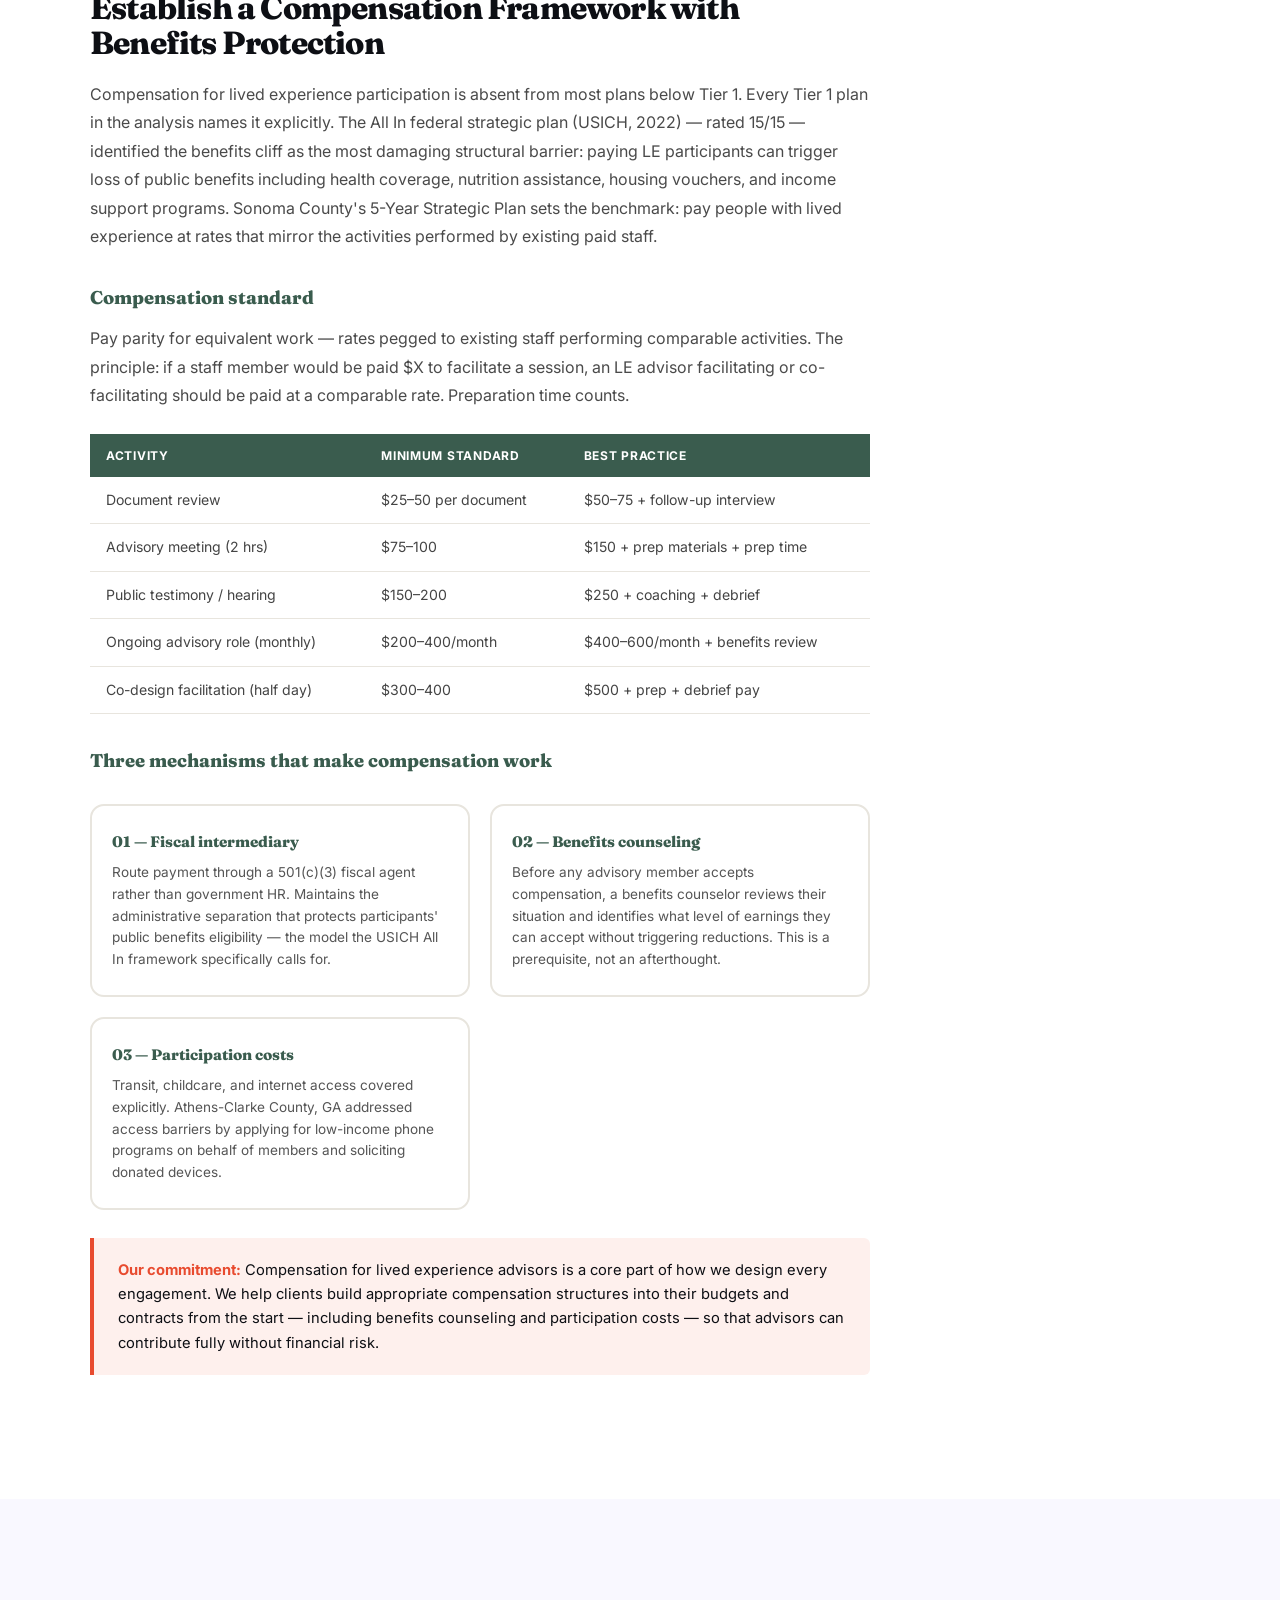
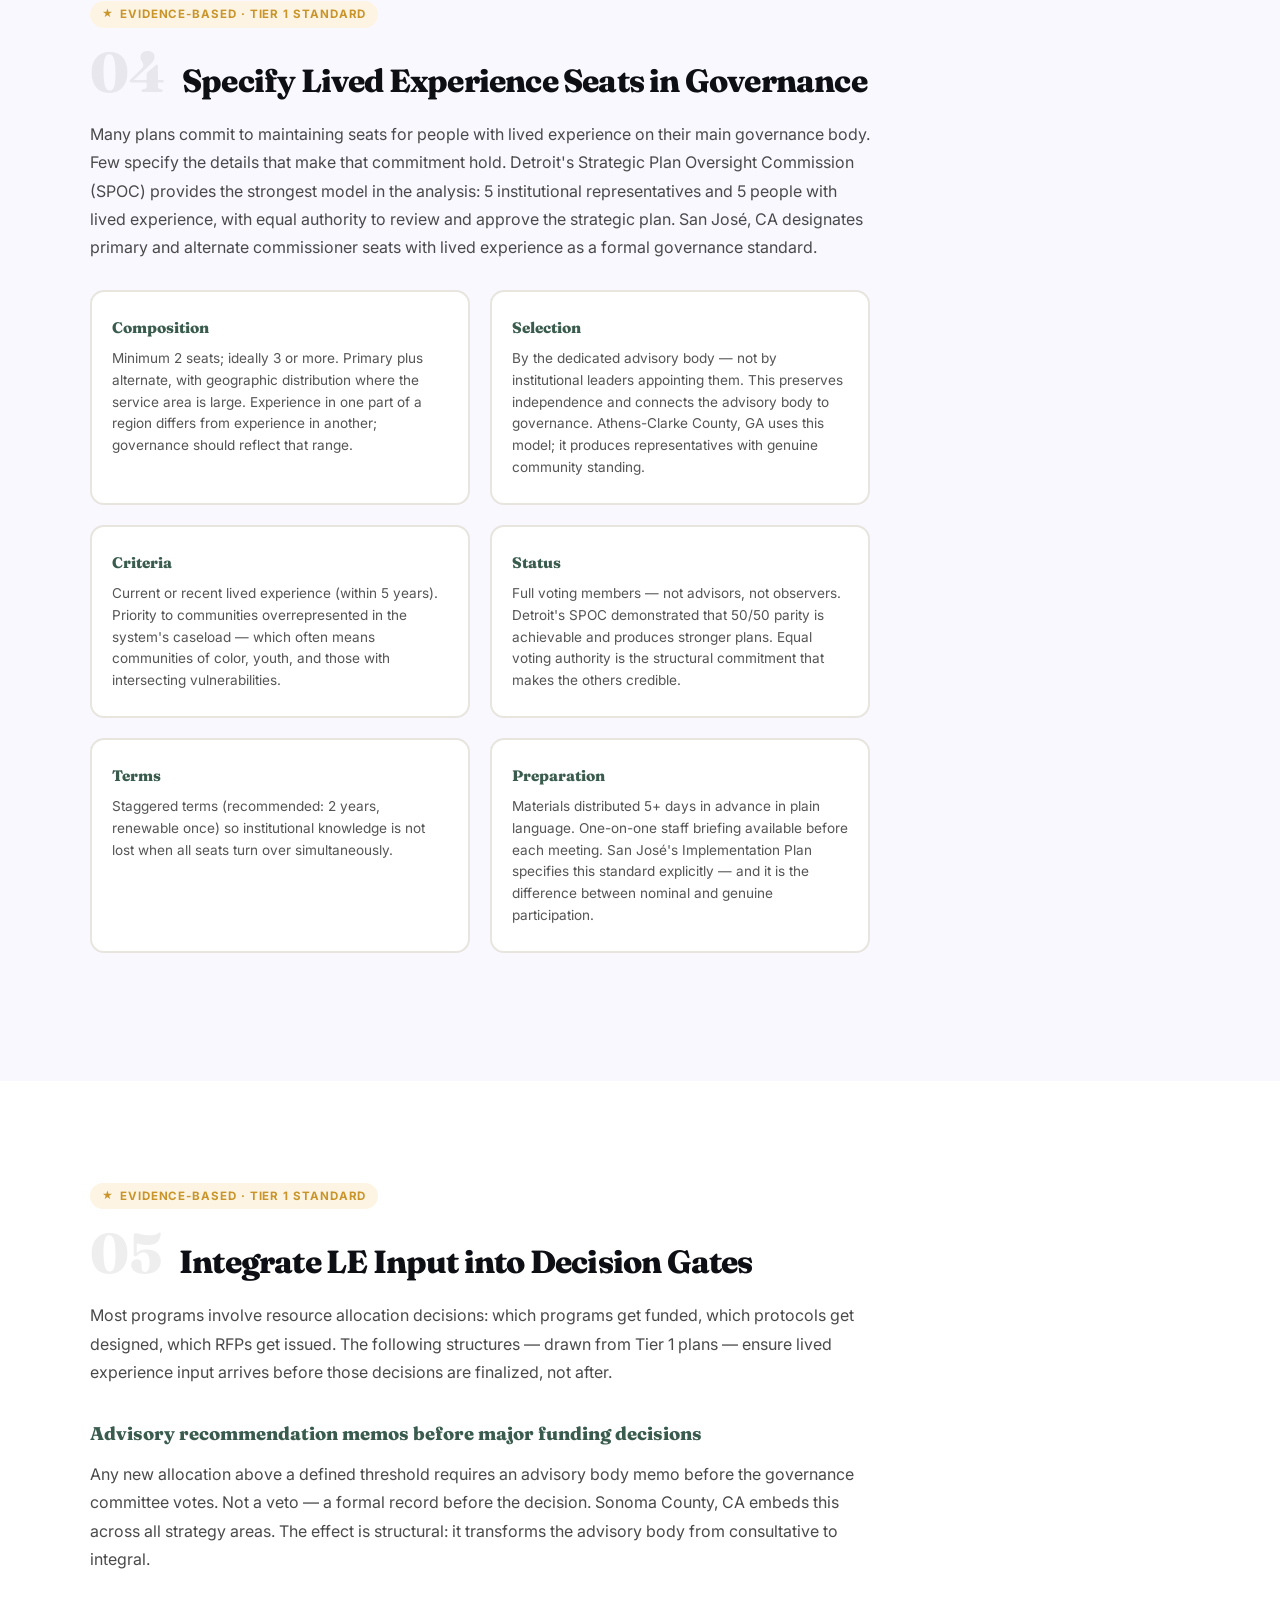
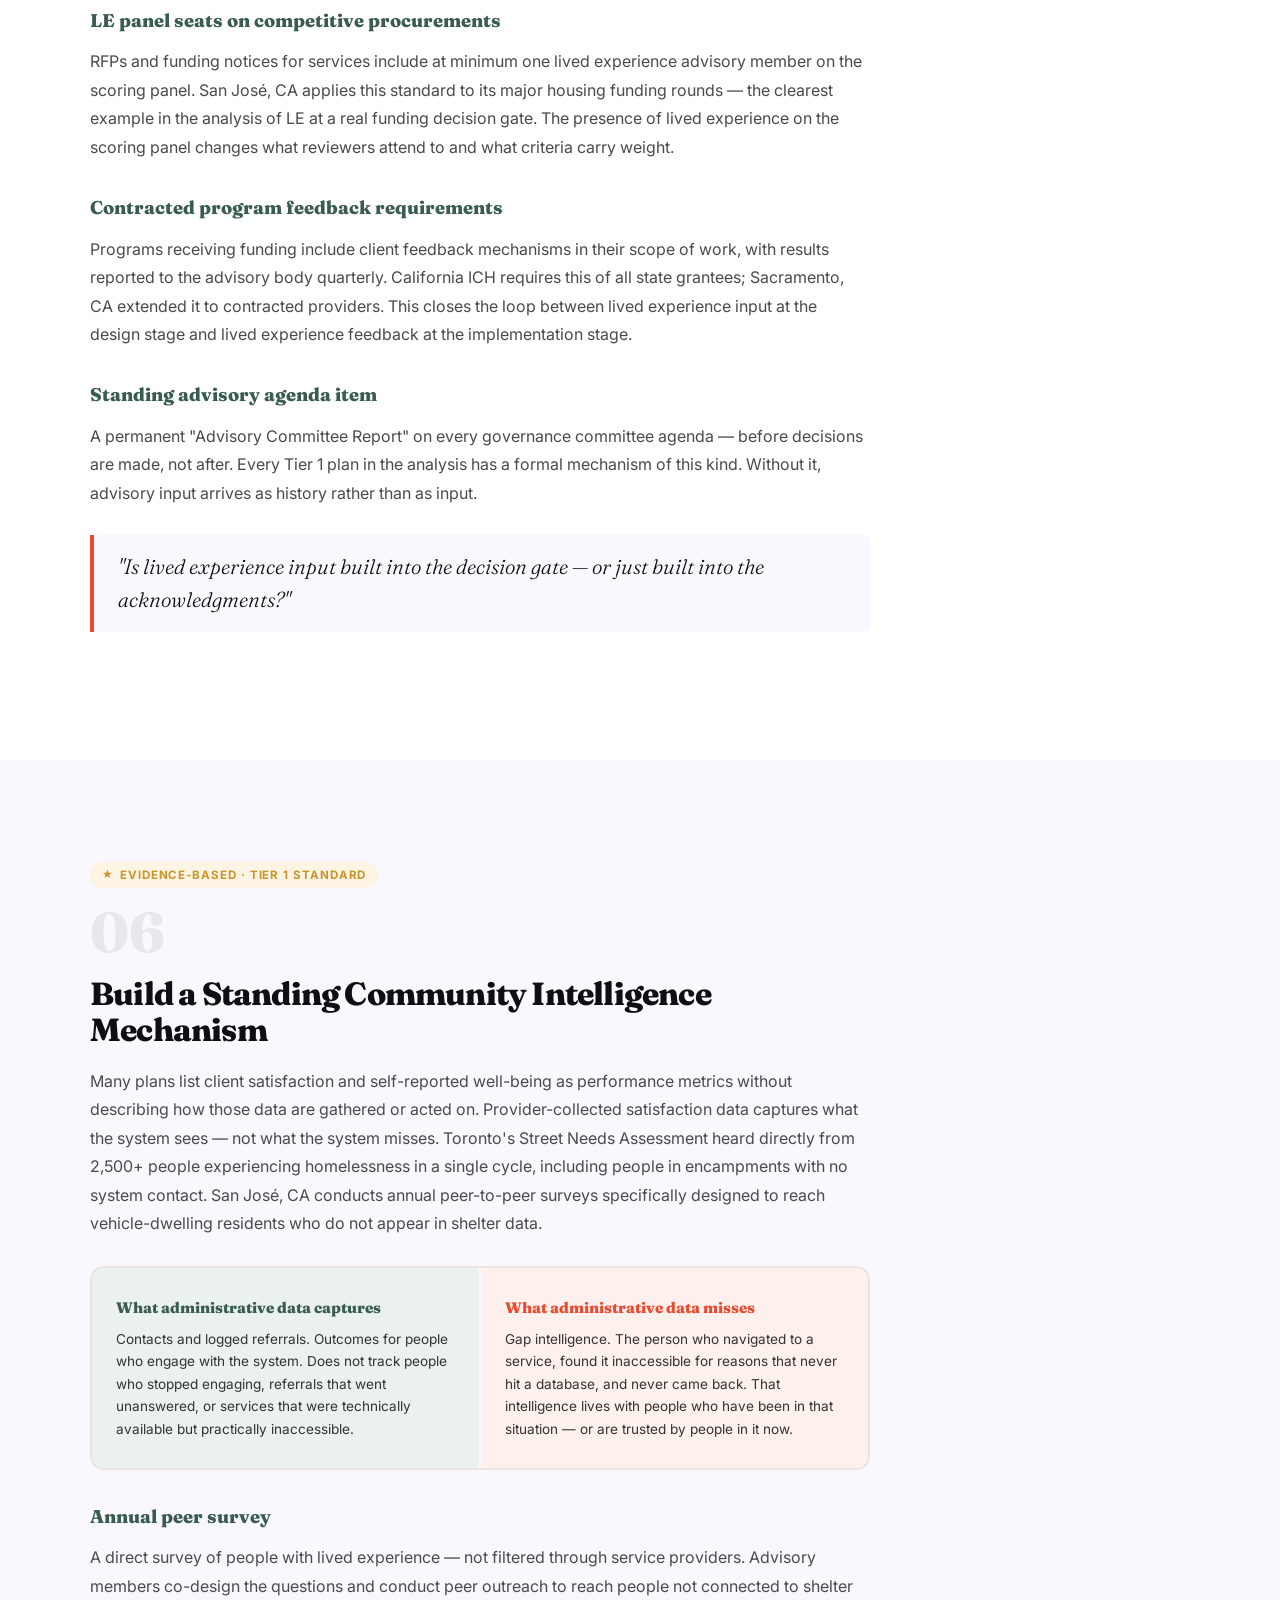
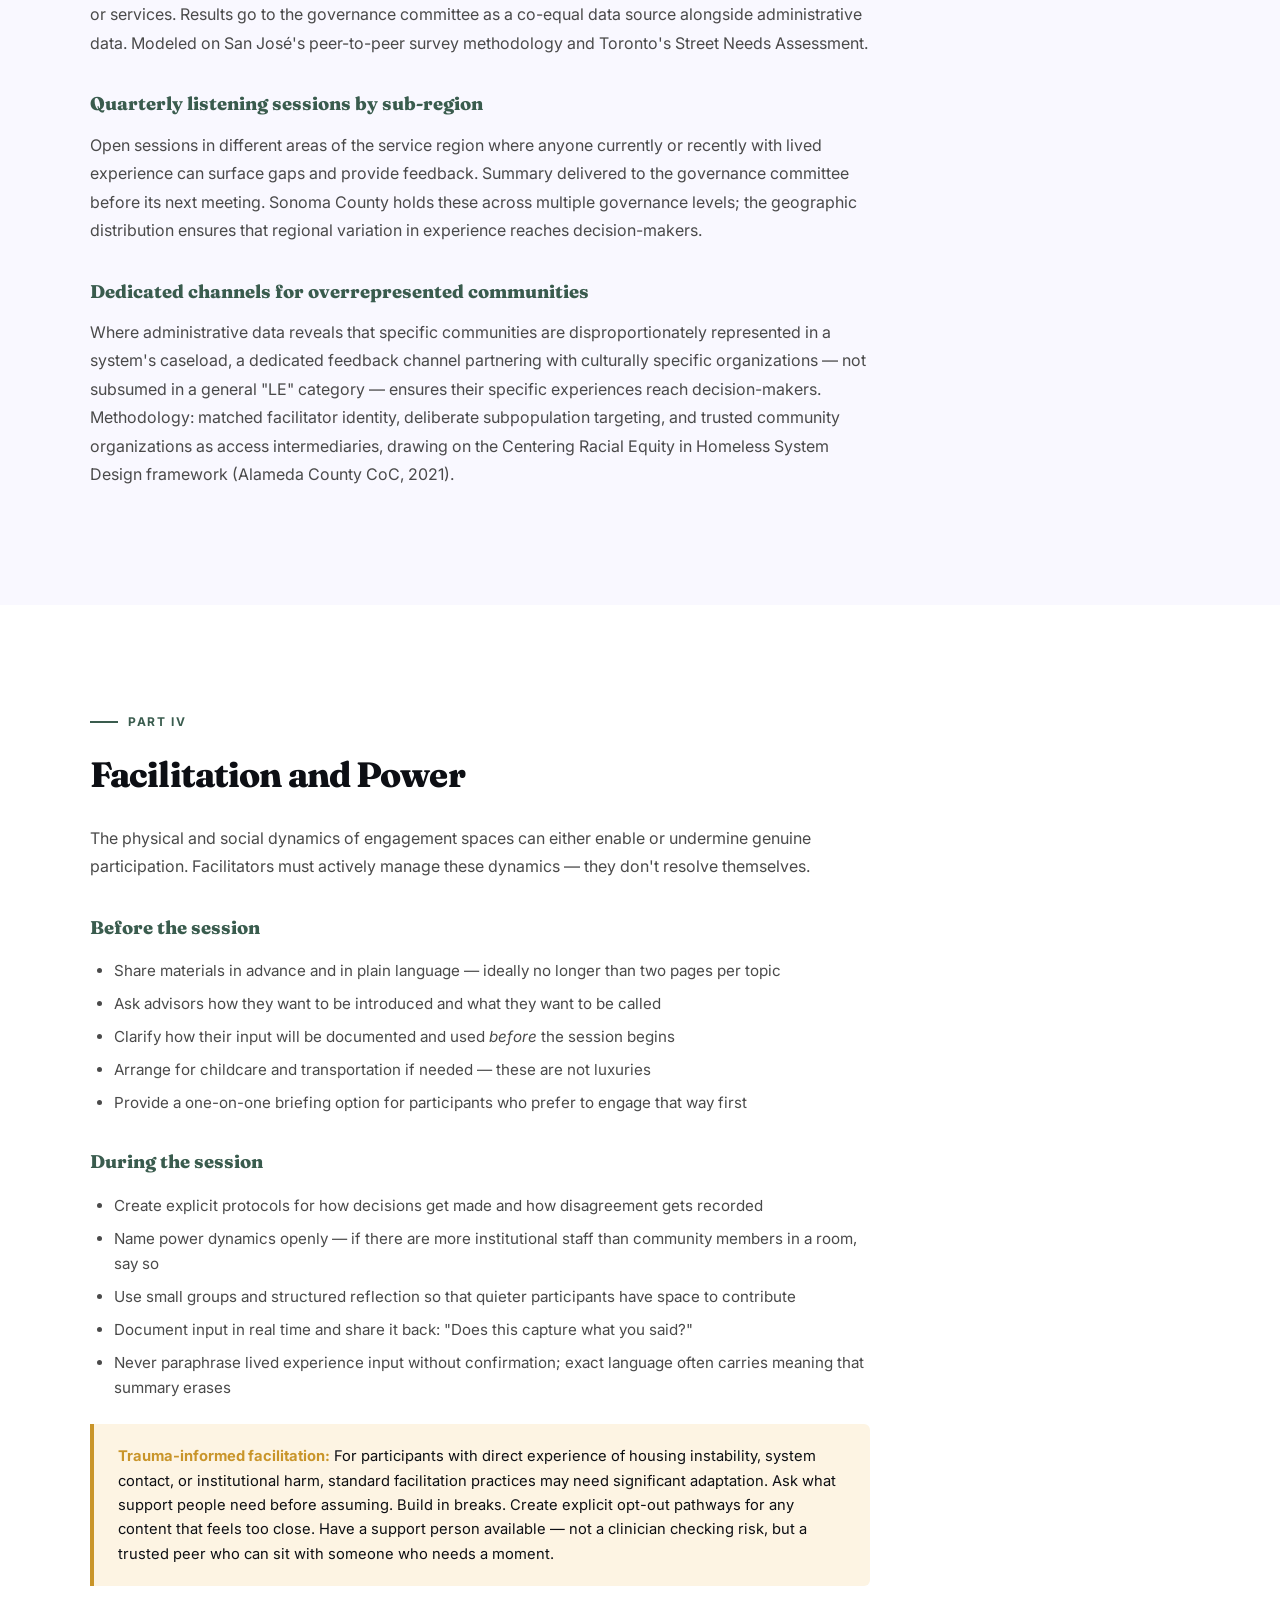
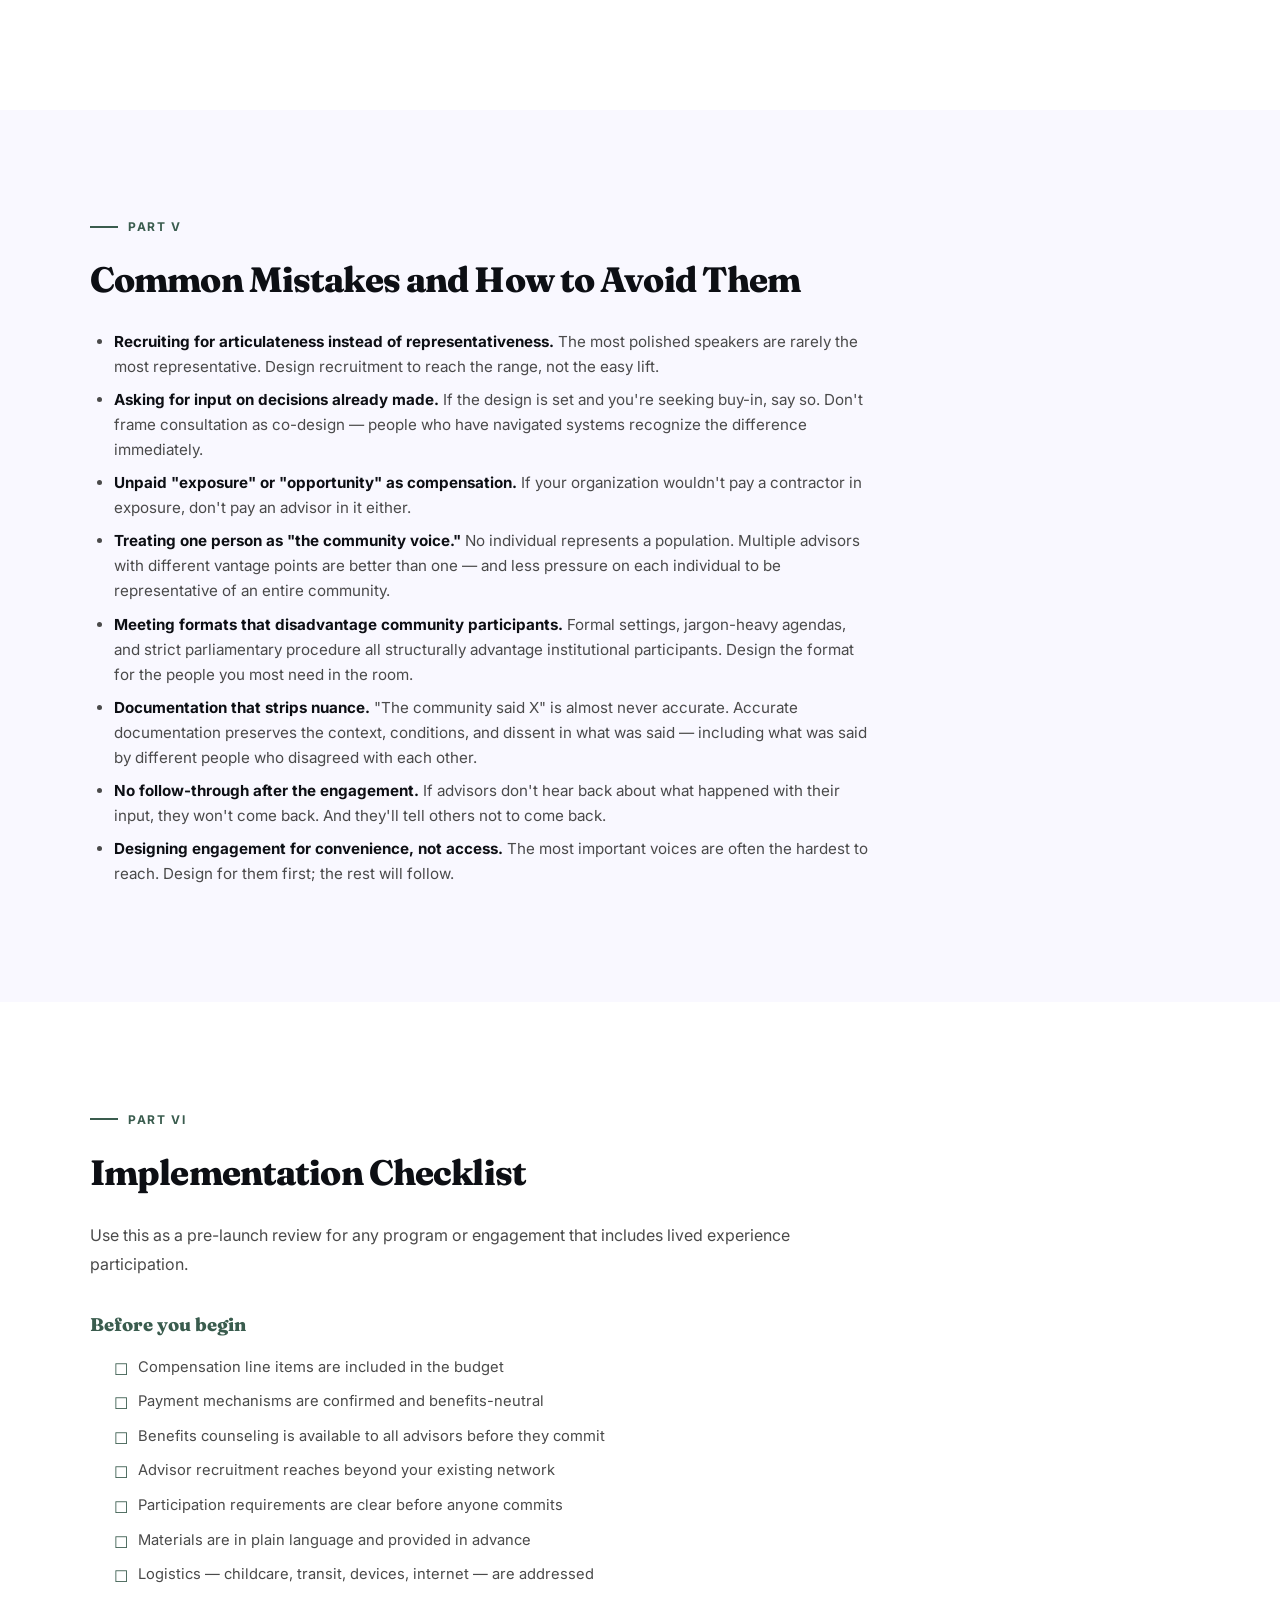
<file: our-guide.html>
<!DOCTYPE html>
<html lang="en">
<head>
  <meta charset="UTF-8" />
  <meta name="viewport" content="width=device-width, initial-scale=1.0" />
  <meta name="description" content="A practical guide and six structural recommendations for governments and nonprofits implementing genuine lived experience leadership in civic programs and policy processes — drawn from analysis of 55 homelessness plans across the US and Canada." />
  <title>Our Guide — Lived Experience in Implementation — Dalbert Design × CivicMakers</title>
  <link rel="preconnect" href="https://fonts.googleapis.com" />
  <link rel="preconnect" href="https://fonts.gstatic.com" crossorigin />
  <link href="https://fonts.googleapis.com/css2?family=Fraunces:ital,opsz,wght@0,9..144,400;0,9..144,600;0,9..144,700;0,9..144,800;0,9..144,900;1,9..144,700&family=Inter:wght@300;400;500;600&display=swap" rel="stylesheet" />
  <link rel="stylesheet" href="shared.css" />
  <style>

    /* ── TOKENS — exact match to leli.design ── */
    :root {
      --ink:       #0d0f14;
      --paper:     #f9f8ff;
      --signal:    #e84b2f;
      --signal-lt: #fef0ed;
      --sage:      #3a5c4e;
      --sage-lt:   #eaf1ee;
      --gold:      #c9952a;
      --gold-lt:   #fdf4e3;
      --mist:      #e8e5de;
      --white:     #ffffff;
      --font-display: 'Fraunces', Georgia, serif;
      --font-body:    'Inter', sans-serif;
      --r-sm: 6px; --r-md: 14px; --r-lg: 28px; --r-pill: 999px;
    }

    *, *::before, *::after { box-sizing: border-box; margin: 0; padding: 0; }
    html { scroll-behavior: smooth; overflow-x: hidden; max-width: 100%; }
    body { font-family: var(--font-body); background: var(--paper); color: var(--ink); font-size: 16px; line-height: 1.6; overflow-x: hidden; width: 100%; max-width: 100vw; }
    img { display: block; max-width: 100%; }
    a { color: inherit; text-decoration: none; }

    /* NAV */
    nav { position: fixed; top: 0; left: 0; right: 0; z-index: 100; display: flex; align-items: center; justify-content: space-between; padding: 18px 5vw; background: rgba(247,245,240,0.88); backdrop-filter: blur(14px); -webkit-backdrop-filter: blur(14px); border-bottom: 1px solid var(--mist); transition: box-shadow .3s; }
    nav.scrolled { box-shadow: 0 2px 20px rgba(0,0,0,.08); }
    .nav-logo { font-family: var(--font-display); font-weight: 800; font-size: 1.1rem; letter-spacing: -.01em; display: flex; align-items: center; gap: 10px; }
    .nav-logo-dot { width: 9px; height: 9px; background: var(--signal); border-radius: 50%; animation: pulse-dot 2.4s ease-in-out infinite; }
    @keyframes pulse-dot { 0%,100% { opacity: 1; transform: scale(1); } 50% { opacity: .5; transform: scale(.7); } }
    .nav-links { display: flex; gap: 2rem; align-items: center; }
    .nav-links a { font-size: .875rem; font-weight: 500; color: #555; transition: color .2s; }
    .nav-links a:hover, .nav-links a.active { color: var(--ink); }
    .nav-cta { background: var(--ink); color: var(--white) !important; padding: 9px 20px; border-radius: var(--r-pill); font-size: .875rem; font-weight: 600; transition: background .2s, transform .15s; }
    .nav-cta:hover { background: var(--signal); transform: translateY(-1px); }
    .nav-hamburger { display: none; flex-direction: column; gap: 5px; cursor: pointer; }
    .nav-hamburger span { display: block; width: 24px; height: 2px; background: var(--ink); border-radius: 2px; transition: .3s; }

    /* MOBILE DRAWER */
    .nav-drawer { display: none; position: fixed; top: 0; left: 0; right: 0; bottom: 0; z-index: 99; }
    .nav-drawer.open { display: block; }
    .nav-drawer-overlay { position: absolute; inset: 0; background: rgba(13,15,20,0.55); backdrop-filter: blur(4px); -webkit-backdrop-filter: blur(4px); }
    .nav-drawer-panel { position: absolute; top: 0; right: 0; bottom: 0; width: min(320px, 85vw); background: var(--ink); padding: 24px 0 40px; display: flex; flex-direction: column; overflow-y: auto; box-shadow: -8px 0 40px rgba(0,0,0,.3); transform: translateX(100%); transition: transform .3s cubic-bezier(.4,0,.2,1); }
    .nav-drawer.open .nav-drawer-panel { transform: translateX(0); }
    .nav-drawer-close { display: flex; align-items: center; justify-content: space-between; padding: 0 24px 24px; border-bottom: 1px solid rgba(255,255,255,.1); margin-bottom: 8px; }
    .nav-drawer-logo { font-family: var(--font-display); font-weight: 800; font-size: 1.1rem; color: var(--white); display: flex; align-items: center; gap: 10px; }
    .nav-drawer-logo-dot { width: 8px; height: 8px; background: var(--signal); border-radius: 50%; }
    .nav-drawer-x { width: 36px; height: 36px; border-radius: 50%; background: rgba(255,255,255,.08); border: none; cursor: pointer; display: flex; align-items: center; justify-content: center; transition: background .2s; }
    .nav-drawer-x:hover { background: rgba(255,255,255,.16); }
    .nav-drawer-x svg { width: 16px; height: 16px; color: var(--white); }
    .nav-drawer-links { display: flex; flex-direction: column; padding: 8px 0; flex: 1; }
    .nav-drawer-links a { padding: 14px 24px; font-size: 1rem; font-weight: 600; color: rgba(255,255,255,.75); border-left: 3px solid transparent; transition: color .2s, border-color .2s, background .2s; }
    .nav-drawer-links a:hover { color: var(--white); background: rgba(255,255,255,.05); border-left-color: rgba(255,255,255,.2); }
    .nav-drawer-links a.active { color: var(--white); border-left-color: var(--signal); background: rgba(232,75,47,.1); }
    .nav-drawer-cta { margin: 16px 24px 0; }
    .nav-drawer-cta a { display: block; background: var(--signal); color: var(--white) !important; padding: 14px 24px; border-radius: var(--r-pill); font-size: .95rem; font-weight: 700; text-align: center; transition: background .2s; border-left: none !important; }
    .nav-drawer-cta a:hover { background: #c73010; }

    /* SECTIONS */
    section { padding: 100px 5vw; }
    .section-eyebrow { display: inline-flex; align-items: center; gap: 10px; font-size: .75rem; font-weight: 700; letter-spacing: .14em; text-transform: uppercase; color: var(--sage); margin-bottom: 16px; }
    .section-eyebrow::before { content: ''; width: 28px; height: 2px; background: var(--sage); }
    .section-eyebrow.signal { color: var(--signal); }
    .section-eyebrow.signal::before { background: var(--signal); }
    .section-eyebrow.gold { color: var(--gold); }
    .section-eyebrow.gold::before { background: var(--gold); }
    .section-eyebrow.light { color: rgba(255,255,255,.7); }
    .section-eyebrow.light::before { background: rgba(255,255,255,.4); }
    .section-title { font-family: var(--font-display); font-weight: 800; font-size: clamp(1.5rem, 4vw, 3rem); line-height: 1.1; letter-spacing: -.025em; margin-bottom: 20px; }
    .section-title em { font-style: normal; background: linear-gradient(135deg, var(--signal) 0%, var(--gold) 100%); -webkit-background-clip: text; -webkit-text-fill-color: transparent; background-clip: text; }
    .section-body { font-size: 1.05rem; color: #4a4a4a; line-height: 1.7; max-width: 640px; }

    /* DARK BAND */
    .band-dark { background: var(--ink); color: var(--white); border-radius: var(--r-lg); margin: 0 3vw; padding: 80px 6vw; max-width: calc(100% - 6vw); }
    .band-dark .section-eyebrow { color: var(--gold); }
    .band-dark .section-eyebrow::before { background: var(--gold); }
    .band-dark .section-title { color: var(--white); }
    .band-dark .section-body { color: rgba(255,255,255,.7); }

    /* SAGE BAND */
    .band-sage { background: var(--sage); color: var(--white); border-radius: var(--r-lg); margin: 0 3vw; padding: 80px 6vw; max-width: calc(100% - 6vw); overflow: hidden; position: relative; }
    .band-sage .section-eyebrow { color: rgba(255,255,255,.7); }
    .band-sage .section-eyebrow::before { background: rgba(255,255,255,.4); }
    .band-sage .section-title { color: var(--white); }
    .band-sage .section-body { color: rgba(255,255,255,.75); }

    /* TICKER */
    .ticker { background: var(--ink); color: var(--white); padding: 14px 0; overflow: hidden; display: flex; width: 100%; max-width: 100vw; }
    .ticker-track { display: flex; gap: 64px; white-space: nowrap; animation: ticker-scroll 30s linear infinite; }
    .ticker-item { display: flex; align-items: center; gap: 14px; font-family: var(--font-display); font-size: .85rem; font-weight: 600; letter-spacing: .06em; text-transform: uppercase; flex-shrink: 0; }
    .ticker-dot { width: 6px; height: 6px; background: var(--signal); border-radius: 50%; flex-shrink: 0; }
    @keyframes ticker-scroll { from { transform: translateX(0); } to { transform: translateX(-50%); } }

    /* BUTTONS */
    .btn-primary { background: var(--signal); color: var(--white); padding: 15px 32px; border-radius: var(--r-pill); font-size: 1rem; font-weight: 600; transition: transform .15s, box-shadow .15s; box-shadow: 0 4px 24px rgba(232,75,47,.28); display: inline-block; }
    .btn-primary:hover { transform: translateY(-2px); box-shadow: 0 8px 32px rgba(232,75,47,.38); }
    .btn-secondary { display: inline-flex; align-items: center; gap: 8px; font-size: .95rem; font-weight: 500; color: var(--ink); transition: gap .2s; }
    .btn-secondary:hover { gap: 12px; }
    .btn-white { background: var(--white); color: #a82800; padding: 15px 28px; border-radius: var(--r-pill); font-size: .95rem; font-weight: 700; text-align: center; transition: transform .15s, box-shadow .15s; white-space: nowrap; display: inline-block; }
    .btn-white:hover { transform: translateY(-2px); box-shadow: 0 8px 28px rgba(0,0,0,.15); }
    .btn-ghost-white { border: 2px solid rgba(255,255,255,.5); color: var(--white); padding: 13px 28px; border-radius: var(--r-pill); font-size: .95rem; font-weight: 600; text-align: center; transition: border-color .15s, background .15s; display: inline-block; }
    .btn-ghost-white:hover { border-color: var(--white); background: rgba(255,255,255,.12); }
    .btn-sage { background: var(--sage); color: var(--white); padding: 14px 30px; border-radius: var(--r-pill); font-size: .95rem; font-weight: 600; display: inline-block; transition: background .2s, transform .15s; }
    .btn-sage:hover { background: #2d4a3e; transform: translateY(-1px); }

    /* TAGS */
    .tag { padding: 5px 14px; border-radius: var(--r-pill); font-size: .75rem; font-weight: 600; background: var(--white); border: 1px solid var(--mist); display: inline-block; }
    .tag-signal { background: var(--signal-lt); color: var(--signal); border-color: transparent; }
    .tag-sage   { background: var(--sage-lt);   color: var(--sage);   border-color: transparent; }
    .tag-gold   { background: var(--gold-lt);   color: var(--gold);   border-color: transparent; }

    /* CTA BAND */
    .cta-band { background: linear-gradient(135deg, #c03220 0%, #8f1f0f 100%); color: var(--white); border-radius: var(--r-lg); margin: 0 3vw 80px; padding: 72px 8vw; display: grid; grid-template-columns: 1fr auto; gap: 40px; align-items: center; }
    .cta-band h2 { font-family: var(--font-display); font-size: clamp(1.4rem, 3.5vw, 2.8rem); font-weight: 800; line-height: 1.1; letter-spacing: -.025em; }
    .cta-band p { font-size: 1rem; color: rgba(255,255,255,.9); margin-top: 12px; max-width: 500px; }
    .cta-band-actions { display: flex; flex-direction: column; gap: 12px; flex-shrink: 0; }

    /* PARTNER BADGES */
    .partner-badge { background: var(--white); border: 1.5px solid var(--mist); border-radius: var(--r-pill); padding: 12px 24px; font-size: .875rem; font-weight: 600; color: #555; transition: border-color .2s, color .2s; display: inline-block; }
    .partner-badge:hover { border-color: var(--sage); color: var(--sage); }

    /* PHASE / CARD */
    .phase { background: var(--paper); border-radius: var(--r-md); padding: 44px 40px; position: relative; overflow: hidden; }
    .phase::before { content: ''; position: absolute; top: 0; left: 0; right: 0; height: 4px; }
    .phase-a::before { background: linear-gradient(90deg, var(--signal), var(--gold)); }
    .phase-b::before { background: linear-gradient(90deg, var(--sage), #6da38e); }
    .phase-c::before { background: linear-gradient(90deg, var(--gold), var(--signal)); }
    .phase-d::before { background: linear-gradient(90deg, #6da38e, var(--sage)); }
    .phase-label { font-size: .72rem; font-weight: 700; letter-spacing: .12em; text-transform: uppercase; color: #767676; margin-bottom: 8px; }
    .phase-title { font-family: var(--font-display); font-size: 1.3rem; font-weight: 800; margin-bottom: 16px; letter-spacing: -.02em; }
    .phase-desc { font-size: .92rem; color: #555; line-height: 1.7; }
    .phase-tags { display: flex; flex-wrap: wrap; gap: 8px; margin-top: 20px; }

    /* IMPACT NUMBERS */
    .impact-num { font-family: var(--font-display); font-size: 2.4rem; font-weight: 800; color: var(--ink); line-height: 1; margin-bottom: 8px; }
    .impact-num em { font-style: normal; color: var(--signal); }

    /* FOOTER */
    footer { background: var(--ink); color: rgba(255,255,255,.5); padding: 60px 5vw 40px; }
    .footer-inner { max-width: 1100px; margin: 0 auto; display: grid; grid-template-columns: 2fr 1fr 1fr 1fr; gap: 48px; }
    .footer-brand h3 { font-family: var(--font-display); font-size: 1.1rem; font-weight: 800; color: var(--white); margin-bottom: 12px; display: flex; align-items: center; gap: 10px; }
    .footer-brand-dot { width: 8px; height: 8px; background: var(--signal); border-radius: 50%; flex-shrink: 0; }
    .footer-brand p { font-size: .875rem; line-height: 1.65; max-width: 300px; }
    .footer-col h4 { font-size: .75rem; font-weight: 700; letter-spacing: .1em; text-transform: uppercase; color: var(--white); margin-bottom: 16px; }
    .footer-col ul { list-style: none; display: flex; flex-direction: column; gap: 10px; }
    .footer-col a { font-size: .875rem; transition: color .2s; }
    .footer-col a:hover { color: var(--white); }
    .footer-bottom { max-width: 1100px; margin: 40px auto 0; padding-top: 24px; border-top: 1px solid rgba(255,255,255,.08); display: flex; justify-content: space-between; align-items: center; flex-wrap: wrap; gap: 12px; font-size: .8rem; }
    .footer-bottom a { transition: color .2s; }
    .footer-bottom a:hover { color: var(--white); }

    /* ANIMATIONS */
    .fade-up { opacity: 0; transform: translateY(28px); transition: opacity .6s ease, transform .6s ease; }
    .fade-up.visible { opacity: 1; transform: translateY(0); }

    /* PAGE HERO (interior) */

    /* RESPONSIVE */
    @media (max-width: 900px) {
      .cta-band { grid-template-columns: 1fr; }
      .footer-inner { grid-template-columns: 1fr 1fr; }
    }
    @media (max-width: 640px) {
      nav { padding: 14px 5vw; }
      .nav-links { display: none; }
      .nav-hamburger { display: flex; }
      .footer-inner { grid-template-columns: 1fr; }
      .band-dark { margin: 0; border-radius: 0; padding: 56px 5vw; max-width: 100%; }
      .band-sage { margin: 0; border-radius: 0; padding: 56px 5vw; max-width: 100%; }
      .cta-band { margin: 0 0 48px; border-radius: 0; padding: 52px 6vw; }
      section { padding: 72px 5vw; }
    }
    @media (prefers-reduced-motion: reduce) {
      .ticker-track { animation: none; }
      .nav-logo-dot { animation: none; }
      .fade-up { transition: none; opacity: 1; transform: none; }
    }


    .inner{max-width:1100px;margin:0 auto;}
    .guide-hero-bg{position:absolute;right:0;top:50%;transform:translateY(-50%);font-family:var(--font-display);font-weight:800;font-size:clamp(5rem,15vw,12rem);color:rgba(255,255,255,.04);line-height:1;pointer-events:none;white-space:nowrap;letter-spacing:-.04em;}
    /* TOC */
    .toc{background:var(--paper);border:2px solid var(--mist);border-radius:var(--r-md);padding:40px 44px;margin-top:48px;}
    .toc h3{font-family:var(--font-display);font-size:1rem;font-weight:800;margin-bottom:16px;}
    .toc-list{list-style:none;display:flex;flex-direction:column;gap:8px;}
    .toc-list a{font-size:.92rem;color:var(--sage);font-weight:500;display:inline-flex;align-items:center;gap:8px;transition:gap .2s;}
    .toc-list a::before{content:'→';color:var(--signal);font-size:.8rem;flex-shrink:0;}
    .toc-list a:hover{gap:12px;color:var(--ink);}
    /* GUIDE SECTIONS */
    .guide-section{scroll-margin-top:80px;}
    .guide-content{max-width:780px;}
    .guide-content h2{font-family:var(--font-display);font-size:clamp(1.4rem,3.5vw,2.2rem);font-weight:800;letter-spacing:-.025em;margin-bottom:20px;}
    .guide-content h3{font-family:var(--font-display);font-size:1.15rem;font-weight:800;margin:32px 0 12px;color:var(--sage);}
    .guide-content p{font-size:1rem;color:#4a4a4a;line-height:1.78;margin-bottom:16px;}
    .guide-content ul,.guide-content ol{margin:16px 0 16px 24px;display:flex;flex-direction:column;gap:8px;}
    .guide-content li{font-size:.95rem;color:#4a4a4a;line-height:1.65;}
    .guide-content strong{color:var(--ink);}
    /* CALLOUTS */
    .callout{background:var(--sage-lt);border-left:4px solid var(--sage);border-radius:0 var(--r-sm) var(--r-sm) 0;padding:20px 24px;margin:24px 0;}
    .callout-signal{background:var(--signal-lt);border-left-color:var(--signal);}
    .callout-gold{background:var(--gold-lt);border-left-color:var(--gold);}
    .callout p{font-size:.92rem;color:var(--ink);margin:0;line-height:1.65;}
    .callout strong{color:var(--sage);}
    .callout-signal strong{color:var(--signal);}
    .callout-gold strong{color:var(--gold);}
    /* RECOMMENDATION HEADER */
    .rec-header{display:flex;align-items:baseline;gap:16px;margin-bottom:20px;flex-wrap:wrap;}
    .rec-num{font-family:var(--font-display);font-size:3.5rem;font-weight:800;color:rgba(13,15,20,.07);line-height:1;flex-shrink:0;}
    .rec-title{font-family:var(--font-display);font-size:clamp(1.4rem,3vw,2rem);font-weight:800;letter-spacing:-.025em;line-height:1.1;}
    /* TIER TABLE */
    .tier-table{width:100%;border-collapse:collapse;margin:24px 0;font-size:.88rem;}
    .tier-table th{background:var(--ink);color:var(--white);padding:12px 16px;text-align:left;font-weight:700;font-size:.75rem;letter-spacing:.06em;text-transform:uppercase;}
    .tier-table td{padding:12px 16px;border-bottom:1px solid var(--mist);color:#444;vertical-align:top;line-height:1.5;}
    .tier-table tr:hover td{background:var(--paper);}
    .tier-highlight td{background:var(--signal-lt)!important;font-weight:600;color:var(--ink);}
    /* COMP TABLE */
    .comp-table{width:100%;border-collapse:collapse;margin:24px 0;font-size:.88rem;}
    .comp-table th{background:var(--sage);color:var(--white);padding:12px 16px;text-align:left;font-weight:700;font-size:.75rem;letter-spacing:.06em;text-transform:uppercase;}
    .comp-table td{padding:12px 16px;border-bottom:1px solid var(--mist);color:#444;vertical-align:top;}
    .comp-table tr:hover td{background:var(--paper);}
    /* STRUCTURE GRID */
    .struct-grid{display:grid;grid-template-columns:1fr 1fr;gap:20px;margin:28px 0;}
    .struct-card{background:var(--white);border:2px solid var(--mist);border-radius:var(--r-md);padding:24px 20px;}
    .struct-card h4{font-family:var(--font-display);font-size:.95rem;font-weight:800;margin-bottom:8px;color:var(--sage);}
    .struct-card p{font-size:.85rem;color:#555;line-height:1.6;margin:0;}
    /* PRINCIPLE GRID */
    .principle-grid{display:grid;grid-template-columns:1fr 1fr;gap:20px;margin:32px 0;}
    .principle{background:var(--white);border-radius:var(--r-md);padding:28px 24px;border:2px solid var(--mist);}
    .principle-num{font-family:var(--font-display);font-size:2rem;font-weight:800;color:rgba(13,15,20,.08);line-height:1;margin-bottom:8px;}
    .principle h4{font-family:var(--font-display);font-size:1rem;font-weight:800;margin-bottom:8px;}
    .principle p{font-size:.85rem;color:#555;line-height:1.6;margin:0;}
    /* CHECKLIST */
    .checklist{list-style:none;margin:16px 0;display:flex;flex-direction:column;gap:8px;}
    .checklist li{display:flex;gap:10px;align-items:flex-start;font-size:.92rem;color:#4a4a4a;line-height:1.6;}
    .checklist li::before{content:'☐';flex-shrink:0;color:var(--sage);font-size:1rem;margin-top:1px;}
    /* PULL QUOTE */
    .pull-quote{font-family:var(--font-display);font-size:clamp(1rem,2vw,1.3rem);font-weight:300;font-style:italic;color:var(--ink);line-height:1.55;border-left:4px solid var(--signal);padding:16px 24px;margin:28px 0;background:var(--paper);border-radius:0 var(--r-sm) var(--r-sm) 0;}
    /* HMIS SPLIT */
    .split-grid{display:grid;grid-template-columns:1fr 1fr;gap:2px;border:2px solid var(--mist);border-radius:var(--r-md);overflow:hidden;margin:28px 0;}
    .split-cell{padding:28px 24px;}
    .split-cell:first-child{background:var(--sage-lt);}
    .split-cell:last-child{background:var(--signal-lt);}
    .split-cell h4{font-family:var(--font-display);font-size:.95rem;font-weight:800;margin-bottom:8px;}
    .split-cell:first-child h4{color:var(--sage);}
    .split-cell:last-child h4{color:var(--signal);}
    .split-cell p{font-size:.85rem;line-height:1.65;color:#333;margin:0;}
    /* EVIDENCE BADGE */
    .evidence{display:inline-flex;align-items:center;gap:6px;font-size:.72rem;font-weight:700;letter-spacing:.08em;text-transform:uppercase;padding:4px 12px;border-radius:var(--r-pill);background:var(--gold-lt);color:var(--gold);margin-bottom:16px;}
    .evidence::before{content:'★';font-size:.65rem;}
    @media(max-width:700px){
      .principle-grid,.struct-grid,.split-grid{grid-template-columns:1fr;}
      .rec-num{font-size:2.5rem;}
    }
  </style>
</head>
<body>
<nav id="main-nav">
  <a href="index.html" class="nav-logo">
    <span class="nav-logo-dot"></span>
    Dalbert&thinsp;&times;&thinsp;CivicMakers
  </a>
  <div class="nav-links">
    <a href="index.html" class="">Home</a>
    <a href="services.html" class="">Services</a>
    <a href="work.html" class="">Our Work</a>
    <a href="about.html" class="">About</a>
    <a href="our-guide.html" class="active">Our Guide</a>
    <a href="contact.html" class="nav-cta">Work with us</a>
  </div>
  <div class="nav-hamburger" role="button" aria-label="Open menu" tabindex="0">
    <span></span><span></span><span></span>
  </div>
</nav>
<div class="nav-drawer" id="nav-drawer">
  <div class="nav-drawer-overlay" id="nav-overlay"></div>
  <div class="nav-drawer-panel">
    <div class="nav-drawer-close">
      <div class="nav-drawer-logo">
        <span class="nav-drawer-logo-dot"></span>
        D&thinsp;&times;&thinsp;CM
      </div>
      <button class="nav-drawer-x" id="nav-close" aria-label="Close menu">
        <svg viewBox="0 0 24 24" fill="none" stroke="currentColor" stroke-width="2" stroke-linecap="round"><line x1="18" y1="6" x2="6" y2="18"/><line x1="6" y1="6" x2="18" y2="18"/></svg>
      </button>
    </div>
    <div class="nav-drawer-links">
      <a href="index.html" class="">Home</a>
      <a href="services.html" class="">Services</a>
      <a href="work.html" class="">Our Work</a>
      <a href="about.html" class="">About</a>
      <a href="our-guide.html" class="active">Our Guide</a>
    </div>
    <div class="nav-drawer-cta"><a href="contact.html">Work with us</a></div>
  </div>
</div>

<div class="page-hero">
  <div class="guide-hero-bg" aria-hidden="true">GUIDE</div>
  <div class="page-hero-inner">
    <div class="section-eyebrow fade-up">Dalbert Design × CivicMakers</div>
    <h1 class="section-title fade-up">Lived Experience in Implementation:<br><em>A Field Guide &amp; Six Recommendations</em></h1>
    <p class="section-body fade-up">A practical resource for public agencies, housing authorities, and civic organizations ready to move from commitment to structure — drawn from the foundational principles of human-centered design practice and the lived experience of Loren Dalbert and Loren Kadar.</p>
    <div style="margin-top:28px;display:flex;gap:14px;flex-wrap:wrap;" class="fade-up">
      <a href="contact.html" class="btn-primary">Discuss implementation with us</a>
      <a href="#rec-01" class="btn-secondary">Jump to recommendations <svg viewBox="0 0 18 18" fill="none" stroke="currentColor" stroke-width="2" stroke-linecap="round" stroke-linejoin="round" width="18" height="18"><path d="M9 3v12M3 9l6 6 6-6"/></svg></a>
    </div>
  </div>
</div>

<!-- ABOUT THIS GUIDE -->
<section style="background:var(--white);">
  <div class="inner">
    <div class="section-eyebrow fade-up">What's inside</div>
    <h2 class="section-title fade-up">A field guide for doing this <em>right.</em></h2>
    <p class="section-body fade-up">This guide combines our foundational principles for lived experience integration with six structural recommendations derived from systematic analysis of how the highest-performing plans actually implement what they commit to on paper. It is written for implementers, not theorists.</p>
    <div class="toc fade-up">
      <h3>Contents</h3>
      <ul class="toc-list">
        <li><a href="#why-le">Part I — Why Lived Experience, and Why Structure Is What Makes It Work</a></li>
        <li><a href="#foundational">Part II — Foundational Principles</a></li>
        <li><a href="#evidence-base">Part III — The Evidence Base: What High-Performing Plans Do Differently</a></li>
        <li><a href="#rec-01">Recommendation 01 — Build a Frontline Co-Design Process</a></li>
        <li><a href="#rec-02">Recommendation 02 — Establish a Dedicated Advisory Body</a></li>
        <li><a href="#rec-03">Recommendation 03 — Compensation with Benefits Protection</a></li>
        <li><a href="#rec-04">Recommendation 04 — Specify Lived Experience Seats in Governance</a></li>
        <li><a href="#rec-05">Recommendation 05 — Integrate LE Input into Decision Gates</a></li>
        <li><a href="#rec-06">Recommendation 06 — Build a Standing Community Intelligence Mechanism</a></li>
        <li><a href="#facilitation">Part IV — Facilitation and Power</a></li>
        <li><a href="#mistakes">Part V — Common Mistakes and How to Avoid Them</a></li>
        <li><a href="#checklist">Part VI — Implementation Checklist</a></li>
      </ul>
    </div>
  </div>
</section>

<!-- PART I -->
<section class="guide-section" id="why-le" style="background:var(--paper);">
  <div class="inner">
    <div class="guide-content fade-up">
      <div class="section-eyebrow">Part I</div>
      <h2>Why Lived Experience — and Why Structure Is What Makes It Work</h2>
      <p>Every government program, housing initiative, and workforce intervention is built on assumptions about how people experience the systems it touches. Some of those assumptions are right. Many are wrong. The ones that are wrong are usually the ones that matter most.</p>
      <p>Lived experience integration is the practice of bringing people who have direct experience navigating a system into the design, implementation, and evaluation of that system's programs and policies. Done well, it surfaces what administrative data misses: the trust gaps, the informal workarounds, the dignity breaches, the moments where a policy's logic breaks down in contact with a real person's real life.</p>
      <div class="callout callout-signal">
        <p><strong>Why structure matters more than intent:</strong> Most agencies that struggle with lived experience integration aren't lacking commitment — they're lacking the structural machinery to sustain it. Advisory committees without compensation. Listening sessions without a defined feedback loop. Community representatives brought in after key decisions are made. These approaches reflect a gap in design, not a gap in values. This guide describes the structures that close that gap.</p>
      </div>
      <p>The difference between extraction and genuine integration comes down to three things: <strong>structure, compensation, and feedback loops.</strong> This guide addresses all three in detail — grounded in what the highest-performing plans actually do, not just what they say they'll do.</p>
    </div>
  </div>
</section>

<!-- PART II — FOUNDATIONAL PRINCIPLES -->
<section class="guide-section" id="foundational" style="background:var(--white);">
  <div class="inner">
    <div class="guide-content fade-up">
      <div class="section-eyebrow">Part II</div>
      <h2>Foundational Principles</h2>
      <p>Before any structures are built, these principles need to be genuinely held by the team doing the implementation — not just stated in a document.</p>
    </div>
    <div class="principle-grid fade-up">
      <div class="principle"><div class="principle-num">01</div><h4>Expertise is expertise</h4><p>Lived experience is not a softer or lesser form of knowledge. It is a distinct and irreplaceable form of expertise that administrative data, research literature, and professional credentials cannot replicate.</p></div>
      <div class="principle"><div class="principle-num">02</div><h4>Dignity precedes data</h4><p>Every structure you build must protect the dignity of contributors. Extracting their knowledge without recognition, compensation, or follow-through is an ethical failure — regardless of program intent.</p></div>
      <div class="principle"><div class="principle-num">03</div><h4>Representation is not participation</h4><p>Putting one person with lived experience in a room of twelve agency staff is not participation. Genuine integration requires structures that make contribution safe, impactful, and sustained.</p></div>
      <div class="principle"><div class="principle-num">04</div><h4>Community is not monolithic</h4><p>There is no single "community voice." Design for the range — by geography, by circumstance, by language, by age — not the average or the most accessible.</p></div>
      <div class="principle"><div class="principle-num">05</div><h4>Process affects trust as much as outcome</h4><p>How you engage matters as much as what you produce. An excellent report produced through extractive engagement can do more damage to long-term trust than a flawed report built through genuine partnership.</p></div>
      <div class="principle"><div class="principle-num">06</div><h4>Capacity transfer is the goal</h4><p>The aim of every engagement is to leave your team more capable of doing this work independently — not to create dependency on outside facilitation indefinitely.</p></div>
    </div>
  </div>
</section>

<!-- PART III — EVIDENCE BASE -->
<section class="guide-section" id="evidence-base" style="background:var(--paper);">
  <div class="inner">
    <div class="guide-content fade-up">
      <div class="section-eyebrow">Part III</div>
      <h2>The Evidence Base: What High-Performing Plans Do <em>Differently</em></h2>
      <p>The six recommendations that follow are drawn from systematic analysis of 55 homelessness strategic plans across federal, state, county, and municipal jurisdictions in the United States and Canada — including plans from California, Georgia, Tennessee, Illinois, Washington State, Washington D.C., Michigan, Utah, and Toronto. This literature review and analysis was conducted by Loren Dalbert, lived experience consultant, bringing both research rigor and firsthand understanding of what these structures feel like from the inside. Each plan was reviewed and rated across three dimensions: Lived Experience Integration, Implementation Specificity, and Engagement Breadth, each scored on a five-point scale (15 points maximum).</p>
      <table class="tier-table">
        <tr><th>Tier</th><th>Example plans</th><th>Score</th></tr>
        <tr><td><strong>Tier 1 — Exemplary</strong></td><td>California ICH Action Plan · All In (USICH) · Athens-Clarke County, GA · Sonoma County, CA · San José, CA · Detroit, MI</td><td><strong>13–15 / 15</strong></td></tr>
        <tr><td><strong>Tier 2 — Strong</strong></td><td>Toronto (SSHA) · Fremont, CA · Utah Implementation · Riverside County, CA · Homeward DC · Sacramento, CA · Richmond, CA</td><td><strong>10–12 / 15</strong></td></tr>
        <tr><td><strong>Tier 3 — Developing</strong></td><td>Plans with genuine LE commitment but structural gaps in compensation, dedicated advisory bodies, and decision-gate integration</td><td><strong>7–9 / 15</strong></td></tr>
        <tr><td><strong>Tier 4 — Emerging</strong></td><td>Plans with aspirational language but limited structural follow-through</td><td><strong>4–6 / 15</strong></td></tr>
      </table>
      <p>The gap between Tier 3 and Tier 1 is almost never a values gap. Plans at every tier express commitment to lived experience. What Tier 1 plans have that Tier 3 plans don't is <strong>structural machinery</strong>: named standing advisory bodies with independent authority, explicit compensation frameworks with benefits protection, lived experience at real funding decision gates, and ongoing community intelligence mechanisms that go beyond provider-reported data.</p>
      <div class="callout callout-gold">
        <p><strong>The key finding:</strong> Every plan in Tier 1 has the same values commitments as plans in lower tiers. The difference is entirely structural — the specific mechanisms that make those commitments hold through the life of implementation, not just through the planning process.</p>
      </div>
      <p>The six recommendations below describe exactly those structures. Implementing them in full — with appropriate adaptation to your context — would position your initiative among the highest-rated approaches reviewed across the country.</p>
    </div>
  </div>
</section>

<!-- REC 01 -->
<section class="guide-section" id="rec-01" style="background:var(--white);">
  <div class="inner">
    <div class="guide-content fade-up">
      <div class="evidence">Evidence-based · Tier 1 standard</div>
      <div class="rec-header">
        <div class="rec-num">01</div>
        <div class="rec-title">Build a Frontline Co-Design Process</div>
      </div>
      <p>Strategic advisory committees set direction. They cannot design the actual workflows, referral pathways, and cross-departmental protocols that implementation requires — those live at a different level of the organization. Frontline co-design adds a structured working layer that includes program managers, case managers, intake coordinators, outreach workers, and frontline staff across departments and partner organizations, alongside people with lived experience of navigating those same systems as clients.</p>

      <h3>The working group model</h3>
      <p>A small, mixed-level working group — decision-making authority, operational knowledge, and lived experience in the same room — meets on a specific problem with a sustained weekly rhythm. It operates within the strategic frame set by governance but has real authority over how protocols are built.</p>
      <p>This model has been used to build direct connections between service providers and county workforce systems that did not previously exist: executive leadership, frontline staff, and a lived experience consultant meeting weekly until the pathway was designed and functional. San José's Implementation Plan and Sonoma County's 5-Year Strategic Plan both apply this model to close gaps that did not appear in administrative data.</p>

      <h3>Discovery sprints</h3>
      <p>The working group's primary tool is the discovery sprint: a structured, time-limited session in which frontline staff from two or more departments or organizations, alongside people with lived experience, map a specific shared process end to end. Where does the handoff break down? Which referral pathways technically exist but practically don't? The sprint surfaces the friction points — and the workarounds frontline staff have already invented, which are often the seeds of better protocols.</p>

      <div class="pull-quote">"A frontline staff member can tell you when a referral breaks down from the worker's side. A person with lived experience can tell you what it felt like from the other side."</div>

      <div class="callout">
        <p><strong>Why LE belongs in the working group, not just the committee:</strong> Federal research is clear — the most impactful lived experience engagement happens throughout the entire decision-making process, including at implementation level. Detroit's Strategic Plan Oversight Commission and the California ICH Action Plan both embed LE at the working-group level as a structural requirement. New cross-system connections get discovered when an outreach worker and an eligibility specialist compare notes for the first time and realize they have been serving the same person through two systems that have never spoken to each other.</p>
      </div>
    </div>
  </div>
</section>

<!-- REC 02 -->
<section class="guide-section" id="rec-02" style="background:var(--paper);">
  <div class="inner">
    <div class="guide-content fade-up">
      <div class="evidence">Evidence-based · Tier 1 standard</div>
      <div class="rec-header">
        <div class="rec-num">02</div>
        <div class="rec-title">Establish a Dedicated Lived Experience Advisory Body</div>
      </div>
      <p>Every Tier 1 plan in the analysis has a named, standing lived experience advisory body — separate from, and reporting formally to, its main governance committee. Athens-Clarke County, Georgia documented the failure mode that occurs without one: <em>"voices could be drowned out and simply adding people with lived experience to existing committees continued 'business as usual.' Having a dedicated committee was important for meaningful power sharing."</em></p>
      <p>Sonoma County's Lived Experience Advisory Board has standing access to their CoC Board, City Council, and Board of Supervisors meetings. California ICH's LEAB co-produced guidance resources distributed statewide. These are not symbolic roles — they are structural positions with real access and real authority.</p>

      <h3>Structure</h3>
      <div class="struct-grid">
        <div class="struct-card"><h4>Membership</h4><p>8–12 members with current or recent (within 5 years) direct experience of the systems being governed. Meets independently, monthly or bi-monthly, with its own agenda.</p></div>
        <div class="struct-card"><h4>Focus</h4><p>One topic per session — depth over checkbox coverage, following Athens-Clarke County, GA standard. Supported by a staff note-taker who does not facilitate, preserving independence from institutional influence.</p></div>
        <div class="struct-card"><h4>Output</h4><p>Formal written recommendation memos to the governance committee before each governing body meeting. Standing representation at all governance sessions and relevant public meetings.</p></div>
        <div class="struct-card"><h4>Youth seat</h4><p>A dedicated seat for youth participants (ages 18–24), separate from adult seats — following Sonoma County's Youth Action Board model, recognizing that young people navigating systems have distinct and irreplaceable insight.</p></div>
      </div>

      <div class="callout callout-gold">
        <p><strong>Getting started:</strong> A dedicated advisory body does not need a completed charter to hold its first session. Athens-Clarke County, GA found that modest seed funding was sufficient to build momentum. It needs a room, compensation for participants' time, and one question: "What does this system need to know from people with lived experience that it currently doesn't know?" That session produces the foundation for the charter, the domain of authority, and the first recommendation memos.</p>
      </div>
    </div>
  </div>
</section>

<!-- REC 03 -->
<section class="guide-section" id="rec-03" style="background:var(--white);">
  <div class="inner">
    <div class="guide-content fade-up">
      <div class="evidence">Evidence-based · Tier 1 standard</div>
      <div class="rec-header">
        <div class="rec-num">03</div>
        <div class="rec-title">Establish a Compensation Framework with Benefits Protection</div>
      </div>
      <p>Compensation for lived experience participation is absent from most plans below Tier 1. Every Tier 1 plan in the analysis names it explicitly. The All In federal strategic plan (USICH, 2022) — rated 15/15 — identified the benefits cliff as the most damaging structural barrier: paying LE participants can trigger loss of public benefits including health coverage, nutrition assistance, housing vouchers, and income support programs. Sonoma County's 5-Year Strategic Plan sets the benchmark: pay people with lived experience at rates that mirror the activities performed by existing paid staff.</p>

      <h3>Compensation standard</h3>
      <p>Pay parity for equivalent work — rates pegged to existing staff performing comparable activities. The principle: if a staff member would be paid $X to facilitate a session, an LE advisor facilitating or co-facilitating should be paid at a comparable rate. Preparation time counts.</p>

      <table class="comp-table">
        <tr><th>Activity</th><th>Minimum standard</th><th>Best practice</th></tr>
        <tr><td>Document review</td><td>$25–50 per document</td><td>$50–75 + follow-up interview</td></tr>
        <tr><td>Advisory meeting (2 hrs)</td><td>$75–100</td><td>$150 + prep materials + prep time</td></tr>
        <tr><td>Public testimony / hearing</td><td>$150–200</td><td>$250 + coaching + debrief</td></tr>
        <tr><td>Ongoing advisory role (monthly)</td><td>$200–400/month</td><td>$400–600/month + benefits review</td></tr>
        <tr><td>Co-design facilitation (half day)</td><td>$300–400</td><td>$500 + prep + debrief pay</td></tr>
      </table>

      <h3>Three mechanisms that make compensation work</h3>
      <div class="struct-grid">
        <div class="struct-card"><h4>01 — Fiscal intermediary</h4><p>Route payment through a 501(c)(3) fiscal agent rather than government HR. Maintains the administrative separation that protects participants' public benefits eligibility — the model the USICH All In framework specifically calls for.</p></div>
        <div class="struct-card"><h4>02 — Benefits counseling</h4><p>Before any advisory member accepts compensation, a benefits counselor reviews their situation and identifies what level of earnings they can accept without triggering reductions. This is a prerequisite, not an afterthought.</p></div>
        <div class="struct-card"><h4>03 — Participation costs</h4><p>Transit, childcare, and internet access covered explicitly. Athens-Clarke County, GA addressed access barriers by applying for low-income phone programs on behalf of members and soliciting donated devices.</p></div>
      </div>

      <div class="callout callout-signal">
        <p><strong>Our commitment:</strong> Compensation for lived experience advisors is a core part of how we design every engagement. We help clients build appropriate compensation structures into their budgets and contracts from the start — including benefits counseling and participation costs — so that advisors can contribute fully without financial risk.</p>
      </div>
    </div>
  </div>
</section>

<!-- REC 04 -->
<section class="guide-section" id="rec-04" style="background:var(--paper);">
  <div class="inner">
    <div class="guide-content fade-up">
      <div class="evidence">Evidence-based · Tier 1 standard</div>
      <div class="rec-header">
        <div class="rec-num">04</div>
        <div class="rec-title">Specify Lived Experience Seats in Governance</div>
      </div>
      <p>Many plans commit to maintaining seats for people with lived experience on their main governance body. Few specify the details that make that commitment hold. Detroit's Strategic Plan Oversight Commission (SPOC) provides the strongest model in the analysis: 5 institutional representatives and 5 people with lived experience, with equal authority to review and approve the strategic plan. San José, CA designates primary and alternate commissioner seats with lived experience as a formal governance standard.</p>

      <div class="struct-grid">
        <div class="struct-card"><h4>Composition</h4><p>Minimum 2 seats; ideally 3 or more. Primary plus alternate, with geographic distribution where the service area is large. Experience in one part of a region differs from experience in another; governance should reflect that range.</p></div>
        <div class="struct-card"><h4>Selection</h4><p>By the dedicated advisory body — not by institutional leaders appointing them. This preserves independence and connects the advisory body to governance. Athens-Clarke County, GA uses this model; it produces representatives with genuine community standing.</p></div>
        <div class="struct-card"><h4>Criteria</h4><p>Current or recent lived experience (within 5 years). Priority to communities overrepresented in the system's caseload — which often means communities of color, youth, and those with intersecting vulnerabilities.</p></div>
        <div class="struct-card"><h4>Status</h4><p>Full voting members — not advisors, not observers. Detroit's SPOC demonstrated that 50/50 parity is achievable and produces stronger plans. Equal voting authority is the structural commitment that makes the others credible.</p></div>
        <div class="struct-card"><h4>Terms</h4><p>Staggered terms (recommended: 2 years, renewable once) so institutional knowledge is not lost when all seats turn over simultaneously.</p></div>
        <div class="struct-card"><h4>Preparation</h4><p>Materials distributed 5+ days in advance in plain language. One-on-one staff briefing available before each meeting. San José's Implementation Plan specifies this standard explicitly — and it is the difference between nominal and genuine participation.</p></div>
      </div>
    </div>
  </div>
</section>

<!-- REC 05 -->
<section class="guide-section" id="rec-05" style="background:var(--white);">
  <div class="inner">
    <div class="guide-content fade-up">
      <div class="evidence">Evidence-based · Tier 1 standard</div>
      <div class="rec-header">
        <div class="rec-num">05</div>
        <div class="rec-title">Integrate LE Input into Decision Gates</div>
      </div>
      <p>Most programs involve resource allocation decisions: which programs get funded, which protocols get designed, which RFPs get issued. The following structures — drawn from Tier 1 plans — ensure lived experience input arrives before those decisions are finalized, not after.</p>

      <h3>Advisory recommendation memos before major funding decisions</h3>
      <p>Any new allocation above a defined threshold requires an advisory body memo before the governance committee votes. Not a veto — a formal record before the decision. Sonoma County, CA embeds this across all strategy areas. The effect is structural: it transforms the advisory body from consultative to integral.</p>

      <h3>LE panel seats on competitive procurements</h3>
      <p>RFPs and funding notices for services include at minimum one lived experience advisory member on the scoring panel. San José, CA applies this standard to its major housing funding rounds — the clearest example in the analysis of LE at a real funding decision gate. The presence of lived experience on the scoring panel changes what reviewers attend to and what criteria carry weight.</p>

      <h3>Contracted program feedback requirements</h3>
      <p>Programs receiving funding include client feedback mechanisms in their scope of work, with results reported to the advisory body quarterly. California ICH requires this of all state grantees; Sacramento, CA extended it to contracted providers. This closes the loop between lived experience input at the design stage and lived experience feedback at the implementation stage.</p>

      <h3>Standing advisory agenda item</h3>
      <p>A permanent "Advisory Committee Report" on every governance committee agenda — before decisions are made, not after. Every Tier 1 plan in the analysis has a formal mechanism of this kind. Without it, advisory input arrives as history rather than as input.</p>

      <div class="pull-quote">"Is lived experience input built into the decision gate — or just built into the acknowledgments?"</div>
    </div>
  </div>
</section>

<!-- REC 06 -->
<section class="guide-section" id="rec-06" style="background:var(--paper);">
  <div class="inner">
    <div class="guide-content fade-up">
      <div class="evidence">Evidence-based · Tier 1 standard</div>
      <div class="rec-header">
        <div class="rec-num">06</div>
        <div class="rec-title">Build a Standing Community Intelligence Mechanism</div>
      </div>
      <p>Many plans list client satisfaction and self-reported well-being as performance metrics without describing how those data are gathered or acted on. Provider-collected satisfaction data captures what the system sees — not what the system misses. Toronto's Street Needs Assessment heard directly from 2,500+ people experiencing homelessness in a single cycle, including people in encampments with no system contact. San José, CA conducts annual peer-to-peer surveys specifically designed to reach vehicle-dwelling residents who do not appear in shelter data.</p>

      <div class="split-grid">
        <div class="split-cell">
          <h4>What administrative data captures</h4>
          <p>Contacts and logged referrals. Outcomes for people who engage with the system. Does not track people who stopped engaging, referrals that went unanswered, or services that were technically available but practically inaccessible.</p>
        </div>
        <div class="split-cell">
          <h4>What administrative data misses</h4>
          <p>Gap intelligence. The person who navigated to a service, found it inaccessible for reasons that never hit a database, and never came back. That intelligence lives with people who have been in that situation — or are trusted by people in it now.</p>
        </div>
      </div>

      <h3>Annual peer survey</h3>
      <p>A direct survey of people with lived experience — not filtered through service providers. Advisory members co-design the questions and conduct peer outreach to reach people not connected to shelter or services. Results go to the governance committee as a co-equal data source alongside administrative data. Modeled on San José's peer-to-peer survey methodology and Toronto's Street Needs Assessment.</p>

      <h3>Quarterly listening sessions by sub-region</h3>
      <p>Open sessions in different areas of the service region where anyone currently or recently with lived experience can surface gaps and provide feedback. Summary delivered to the governance committee before its next meeting. Sonoma County holds these across multiple governance levels; the geographic distribution ensures that regional variation in experience reaches decision-makers.</p>

      <h3>Dedicated channels for overrepresented communities</h3>
      <p>Where administrative data reveals that specific communities are disproportionately represented in a system's caseload, a dedicated feedback channel partnering with culturally specific organizations — not subsumed in a general "LE" category — ensures their specific experiences reach decision-makers. Methodology: matched facilitator identity, deliberate subpopulation targeting, and trusted community organizations as access intermediaries, drawing on the Centering Racial Equity in Homeless System Design framework (Alameda County CoC, 2021).</p>
    </div>
  </div>
</section>

<!-- PART IV — FACILITATION -->
<section class="guide-section" id="facilitation" style="background:var(--white);">
  <div class="inner">
    <div class="guide-content fade-up">
      <div class="section-eyebrow">Part IV</div>
      <h2>Facilitation and Power</h2>
      <p>The physical and social dynamics of engagement spaces can either enable or undermine genuine participation. Facilitators must actively manage these dynamics — they don't resolve themselves.</p>

      <h3>Before the session</h3>
      <ul>
        <li>Share materials in advance and in plain language — ideally no longer than two pages per topic</li>
        <li>Ask advisors how they want to be introduced and what they want to be called</li>
        <li>Clarify how their input will be documented and used <em>before</em> the session begins</li>
        <li>Arrange for childcare and transportation if needed — these are not luxuries</li>
        <li>Provide a one-on-one briefing option for participants who prefer to engage that way first</li>
      </ul>

      <h3>During the session</h3>
      <ul>
        <li>Create explicit protocols for how decisions get made and how disagreement gets recorded</li>
        <li>Name power dynamics openly — if there are more institutional staff than community members in a room, say so</li>
        <li>Use small groups and structured reflection so that quieter participants have space to contribute</li>
        <li>Document input in real time and share it back: "Does this capture what you said?"</li>
        <li>Never paraphrase lived experience input without confirmation; exact language often carries meaning that summary erases</li>
      </ul>

      <div class="callout callout-gold">
        <p><strong>Trauma-informed facilitation:</strong> For participants with direct experience of housing instability, system contact, or institutional harm, standard facilitation practices may need significant adaptation. Ask what support people need before assuming. Build in breaks. Create explicit opt-out pathways for any content that feels too close. Have a support person available — not a clinician checking risk, but a trusted peer who can sit with someone who needs a moment.</p>
      </div>
    </div>
  </div>
</section>

<!-- PART V — MISTAKES -->
<section class="guide-section" id="mistakes" style="background:var(--paper);">
  <div class="inner">
    <div class="guide-content fade-up">
      <div class="section-eyebrow">Part V</div>
      <h2>Common Mistakes and How to Avoid Them</h2>
      <ul>
        <li><strong>Recruiting for articulateness instead of representativeness.</strong> The most polished speakers are rarely the most representative. Design recruitment to reach the range, not the easy lift.</li>
        <li><strong>Asking for input on decisions already made.</strong> If the design is set and you're seeking buy-in, say so. Don't frame consultation as co-design — people who have navigated systems recognize the difference immediately.</li>
        <li><strong>Unpaid "exposure" or "opportunity" as compensation.</strong> If your organization wouldn't pay a contractor in exposure, don't pay an advisor in it either.</li>
        <li><strong>Treating one person as "the community voice."</strong> No individual represents a population. Multiple advisors with different vantage points are better than one — and less pressure on each individual to be representative of an entire community.</li>
        <li><strong>Meeting formats that disadvantage community participants.</strong> Formal settings, jargon-heavy agendas, and strict parliamentary procedure all structurally advantage institutional participants. Design the format for the people you most need in the room.</li>
        <li><strong>Documentation that strips nuance.</strong> "The community said X" is almost never accurate. Accurate documentation preserves the context, conditions, and dissent in what was said — including what was said by different people who disagreed with each other.</li>
        <li><strong>No follow-through after the engagement.</strong> If advisors don't hear back about what happened with their input, they won't come back. And they'll tell others not to come back.</li>
        <li><strong>Designing engagement for convenience, not access.</strong> The most important voices are often the hardest to reach. Design for them first; the rest will follow.</li>
      </ul>
    </div>
  </div>
</section>

<!-- PART VI — CHECKLIST -->
<section class="guide-section" id="checklist" style="background:var(--white);">
  <div class="inner">
    <div class="guide-content fade-up">
      <div class="section-eyebrow">Part VI</div>
      <h2>Implementation Checklist</h2>
      <p>Use this as a pre-launch review for any program or engagement that includes lived experience participation.</p>

      <h3>Before you begin</h3>
      <ul class="checklist">
        <li>Compensation line items are included in the budget</li>
        <li>Payment mechanisms are confirmed and benefits-neutral</li>
        <li>Benefits counseling is available to all advisors before they commit</li>
        <li>Advisor recruitment reaches beyond your existing network</li>
        <li>Participation requirements are clear before anyone commits</li>
        <li>Materials are in plain language and provided in advance</li>
        <li>Logistics — childcare, transit, devices, internet — are addressed</li>
        <li>A dedicated advisory body exists or is being established</li>
      </ul>

      <h3>During engagement</h3>
      <ul class="checklist">
        <li>Power dynamics are named, not assumed away</li>
        <li>Real-time documentation is shared back for confirmation</li>
        <li>Disagreement is recorded, not papered over</li>
        <li>Opt-out pathways are explicit for sensitive content</li>
        <li>Advisors know exactly how their input will be used</li>
        <li>A trusted peer support person is available</li>
      </ul>

      <h3>After engagement</h3>
      <ul class="checklist">
        <li>Written summary sent within two weeks of any session</li>
        <li>Changes made because of advisor input are documented explicitly</li>
        <li>Advisors are notified when the program launches or policy changes</li>
        <li>Advisory body memo required before next major funding decision</li>
        <li>Follow-up review is scheduled (six-month minimum)</li>
        <li>Relationship infrastructure persists beyond this engagement</li>
        <li>Annual peer survey planned or underway</li>
      </ul>

      <h3>Structural readiness</h3>
      <ul class="checklist">
        <li>Dedicated advisory body has independent meeting authority</li>
        <li>LE seats on governance are voting seats, not advisory seats</li>
        <li>Advisory body nominates its own governance representatives</li>
        <li>At least one LE panel seat on all major competitive procurements</li>
        <li>Client feedback mechanisms are in contracted scopes of work</li>
        <li>Community intelligence mechanism produces data co-equal to administrative data</li>
      </ul>
    </div>
  </div>
</section>

<!-- WORKING WITH US -->
<section style="background:var(--paper);">
  <div class="inner">
    <div class="guide-content fade-up">
      <div class="section-eyebrow">Work with us</div>
      <h2>Implementing this with <em>Dalbert Design × CivicMakers</em></h2>
      <p>This guide is a starting point. The work of genuine lived experience integration is relational and contextual — it requires adaptation to your specific program, your specific community, and your specific institutional constraints. A checklist is not a co-design process.</p>
      <p>Dalbert Design and CivicMakers work with departments and agencies that are committed to doing this well — and want the structural support to make that commitment hold through the life of implementation. We bring both the lived experience of navigating these systems and the design practice to translate that experience into structures that hold. Our work spans seven county departments, multiple state agencies, and civic organizations across California.</p>
      <div class="callout">
        <p><strong>What we offer:</strong> Lived experience integration design, advisory body structuring and facilitation, compensation framework development, gap analysis, strategic planning, community intelligence mechanisms, capacity building, and ongoing implementation support. Full details on our <a href="services.html" style="color:var(--sage);font-weight:600;">services page</a>.</p>
      </div>
      <p style="margin-top:24px;">If this guide raised questions you don't yet have answers to — that's exactly the right place to start a conversation with us.</p>
    </div>
  </div>
</section>

<div class="cta-band fade-up">
  <div>
    <h2>Ready to implement lived experience the right way?</h2>
    <p>We help departments and agencies build the structures, compensation frameworks, and feedback loops that make this work — and that last beyond the engagement.</p>
  </div>
  <div class="cta-band-actions">
    <a href="contact.html" class="btn-white">Start a conversation</a>
    <a href="services.html" class="btn-ghost-white">View our services</a>
  </div>
</div>
<footer>
  <div class="footer-inner">
    <div class="footer-brand">
      <h3><span class="footer-brand-dot"></span>Dalbert&thinsp;&times;&thinsp;CivicMakers</h3>
      <p>A lived experience–led civic design partnership combining firsthand community knowledge with a decade of human-centered design practice.</p>
      <p style="margin-top:16px;font-size:.8rem;">Dalbert Design × CivicMakers · Bay Area, California<br/>Fiscally sponsored by Realize Impact, a 501(c)(3) public charity.</p>
    </div>
    <div class="footer-col">
      <h4>Site</h4>
      <ul>
        <li><a href="index.html">Home</a></li>
        <li><a href="services.html">Services</a></li>
        <li><a href="work.html">Our Work</a></li>
        <li><a href="about.html">About</a></li>
        <li><a href="our-guide.html">Our Guide</a></li>
        <li><a href="contact.html">Contact</a></li>
      </ul>
    </div>
    <div class="footer-col">
      <h4>Organizations</h4>
      <ul>
        <li><a href="https://dalbert.design" target="_blank" rel="noopener">Dalbert Design</a></li>
        <li><a href="https://civicmakers.com" target="_blank" rel="noopener">CivicMakers</a></li>
        <li><a href="https://leli.design" target="_blank" rel="noopener">LELI</a></li>
      </ul>
    </div>
    <div class="footer-col">
      <h4>Connect</h4>
      <ul>
        <li><a href="contact.html">Get in touch</a></li>
        <li><a href="https://leli.design" target="_blank" rel="noopener">LELI Framework</a></li>
      </ul>
    </div>
  </div>
  <div class="footer-bottom">
    <span>© 2025 Dalbert Design &amp; CivicMakers. All rights reserved.</span>
    <span><a href="https://dalbert.design">dalbert.design</a> &nbsp;×&nbsp; <a href="https://civicmakers.com">civicmakers.com</a></span>
  </div>
</footer><script>
  /* NAV scroll */
  const nav = document.getElementById('main-nav');
  if (nav) window.addEventListener('scroll', () => { nav.classList.toggle('scrolled', window.scrollY > 40); }, {passive:true});

  /* Fade-up with sibling stagger */
  const observer = new IntersectionObserver((entries) => {
    entries.forEach((e) => {
      if (e.isIntersecting) {
        const siblings = [...e.target.parentElement.querySelectorAll('.fade-up')];
        const idx = siblings.indexOf(e.target);
        setTimeout(() => { e.target.classList.add('visible'); }, idx * 80);
        observer.unobserve(e.target);
      }
    });
  }, { threshold: 0.12 });
  document.querySelectorAll('.fade-up').forEach(el => observer.observe(el));

  /* Mobile drawer */
  (function() {
    const hamburger = document.querySelector('.nav-hamburger');
    const drawer    = document.getElementById('nav-drawer');
    const overlay   = document.getElementById('nav-overlay');
    const closeBtn  = document.getElementById('nav-close');
    if (!hamburger || !drawer) return;
    function openDrawer()  { drawer.classList.add('open');    document.body.style.overflow = 'hidden'; closeBtn && closeBtn.focus(); }
    function closeDrawer() { drawer.classList.remove('open'); document.body.style.overflow = ''; hamburger.focus(); }
    hamburger.addEventListener('click', openDrawer);
    hamburger.addEventListener('keydown', e => { if (e.key==='Enter'||e.key===' ') { e.preventDefault(); openDrawer(); } });
    overlay  && overlay.addEventListener('click', closeDrawer);
    closeBtn && closeBtn.addEventListener('click', closeDrawer);
    document.addEventListener('keydown', e => { if (e.key==='Escape') closeDrawer(); });
    drawer.querySelectorAll('a').forEach(a => a.addEventListener('click', closeDrawer));
  })();
</script>
</body>
</html>
</file>
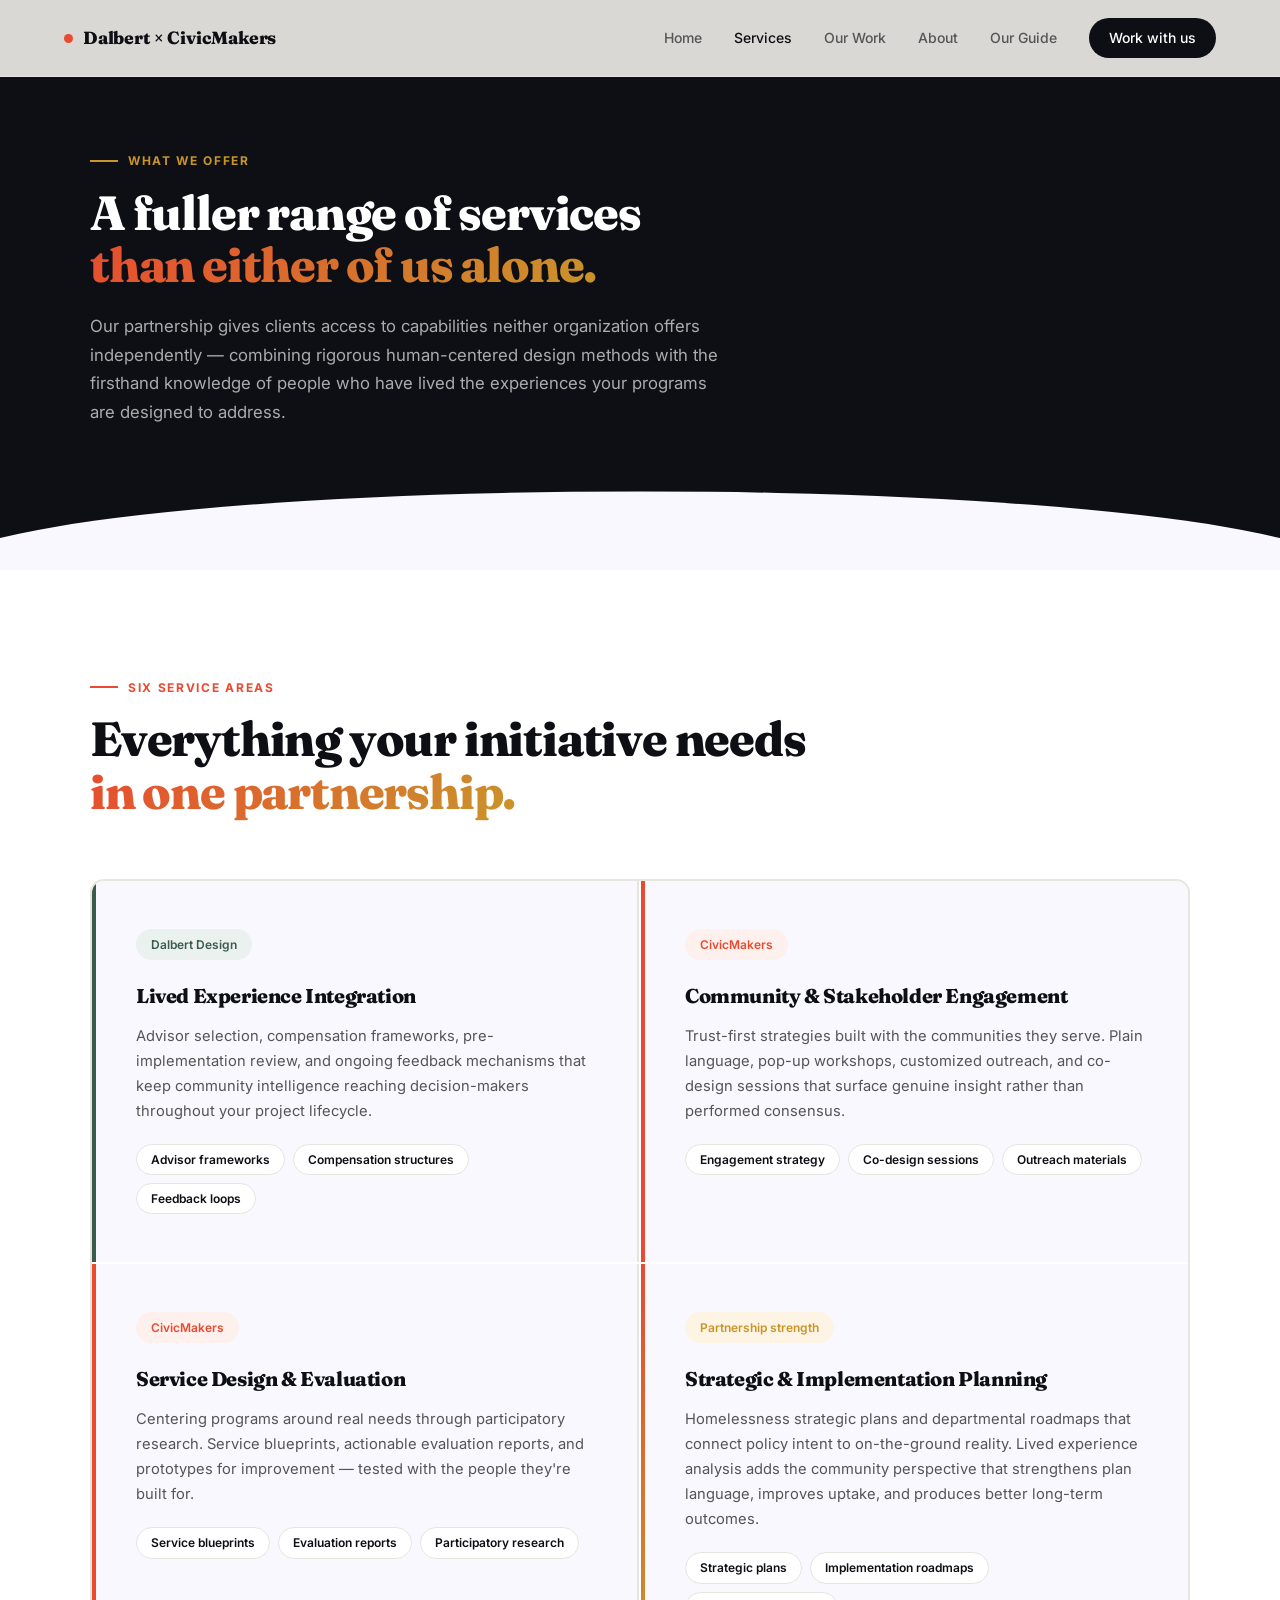
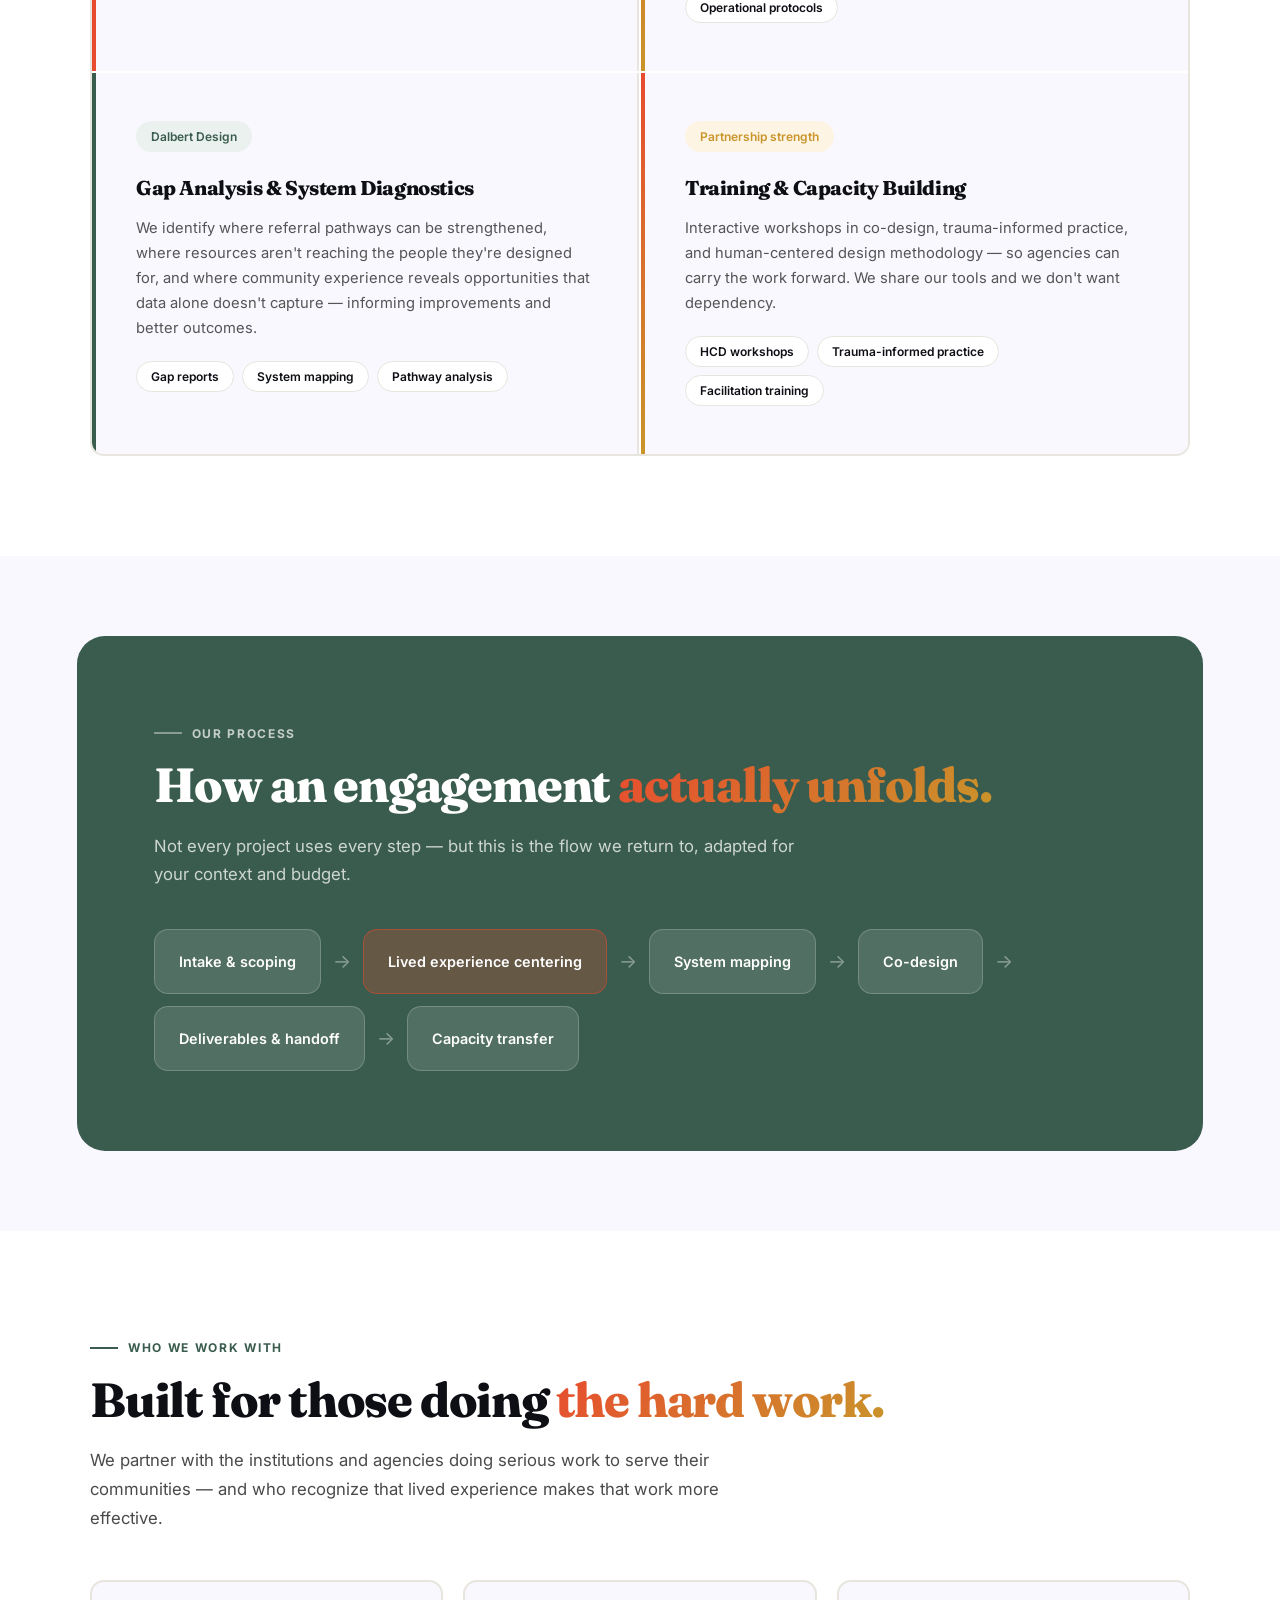
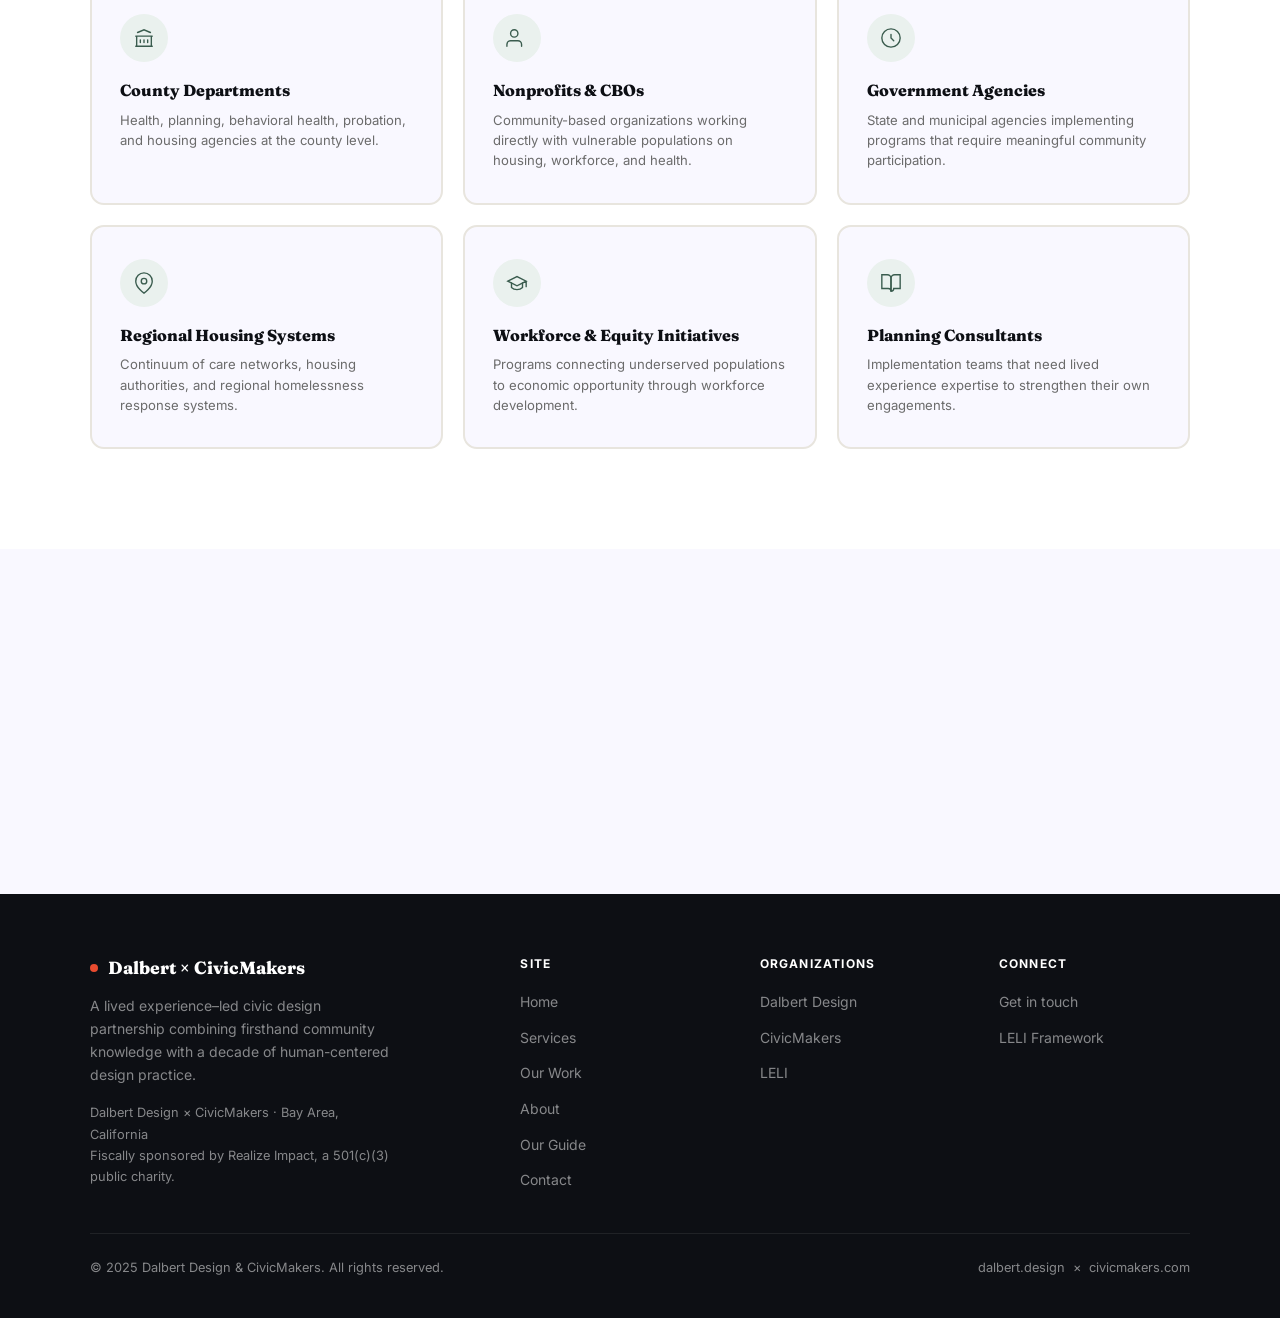
<file: services.html>
<!DOCTYPE html>
<html lang="en">
<head>
  <meta charset="UTF-8" />
  <meta name="viewport" content="width=device-width, initial-scale=1.0" />
  <meta name="description" content="Services offered by Dalbert Design × CivicMakers — lived experience integration, community engagement, service design, strategic planning, and more." />
  <title>Services — Dalbert Design × CivicMakers</title>
  <link rel="preconnect" href="https://fonts.googleapis.com" />
  <link rel="preconnect" href="https://fonts.gstatic.com" crossorigin />
  <link href="https://fonts.googleapis.com/css2?family=Fraunces:ital,opsz,wght@0,9..144,400;0,9..144,600;0,9..144,700;0,9..144,800;0,9..144,900;1,9..144,700&family=Inter:wght@300;400;500;600&display=swap" rel="stylesheet" />
  <link rel="stylesheet" href="shared.css" />
  <style>

    /* ── TOKENS — exact match to leli.design ── */
    :root {
      --ink:       #0d0f14;
      --paper:     #f9f8ff;
      --signal:    #e84b2f;
      --signal-lt: #fef0ed;
      --sage:      #3a5c4e;
      --sage-lt:   #eaf1ee;
      --gold:      #c9952a;
      --gold-lt:   #fdf4e3;
      --mist:      #e8e5de;
      --white:     #ffffff;
      --font-display: 'Fraunces', Georgia, serif;
      --font-body:    'Inter', sans-serif;
      --r-sm: 6px; --r-md: 14px; --r-lg: 28px; --r-pill: 999px;
    }

    *, *::before, *::after { box-sizing: border-box; margin: 0; padding: 0; }
    html { scroll-behavior: smooth; overflow-x: hidden; max-width: 100%; }
    body { font-family: var(--font-body); background: var(--paper); color: var(--ink); font-size: 16px; line-height: 1.6; overflow-x: hidden; width: 100%; max-width: 100vw; }
    img { display: block; max-width: 100%; }
    a { color: inherit; text-decoration: none; }

    /* NAV */
    nav { position: fixed; top: 0; left: 0; right: 0; z-index: 100; display: flex; align-items: center; justify-content: space-between; padding: 18px 5vw; background: rgba(247,245,240,0.88); backdrop-filter: blur(14px); -webkit-backdrop-filter: blur(14px); border-bottom: 1px solid var(--mist); transition: box-shadow .3s; }
    nav.scrolled { box-shadow: 0 2px 20px rgba(0,0,0,.08); }
    .nav-logo { font-family: var(--font-display); font-weight: 800; font-size: 1.1rem; letter-spacing: -.01em; display: flex; align-items: center; gap: 10px; }
    .nav-logo-dot { width: 9px; height: 9px; background: var(--signal); border-radius: 50%; animation: pulse-dot 2.4s ease-in-out infinite; }
    @keyframes pulse-dot { 0%,100% { opacity: 1; transform: scale(1); } 50% { opacity: .5; transform: scale(.7); } }
    .nav-links { display: flex; gap: 2rem; align-items: center; }
    .nav-links a { font-size: .875rem; font-weight: 500; color: #555; transition: color .2s; }
    .nav-links a:hover, .nav-links a.active { color: var(--ink); }
    .nav-cta { background: var(--ink); color: var(--white) !important; padding: 9px 20px; border-radius: var(--r-pill); font-size: .875rem; font-weight: 600; transition: background .2s, transform .15s; }
    .nav-cta:hover { background: var(--signal); transform: translateY(-1px); }
    .nav-hamburger { display: none; flex-direction: column; gap: 5px; cursor: pointer; }
    .nav-hamburger span { display: block; width: 24px; height: 2px; background: var(--ink); border-radius: 2px; transition: .3s; }

    /* MOBILE DRAWER */
    .nav-drawer { display: none; position: fixed; top: 0; left: 0; right: 0; bottom: 0; z-index: 99; }
    .nav-drawer.open { display: block; }
    .nav-drawer-overlay { position: absolute; inset: 0; background: rgba(13,15,20,0.55); backdrop-filter: blur(4px); -webkit-backdrop-filter: blur(4px); }
    .nav-drawer-panel { position: absolute; top: 0; right: 0; bottom: 0; width: min(320px, 85vw); background: var(--ink); padding: 24px 0 40px; display: flex; flex-direction: column; overflow-y: auto; box-shadow: -8px 0 40px rgba(0,0,0,.3); transform: translateX(100%); transition: transform .3s cubic-bezier(.4,0,.2,1); }
    .nav-drawer.open .nav-drawer-panel { transform: translateX(0); }
    .nav-drawer-close { display: flex; align-items: center; justify-content: space-between; padding: 0 24px 24px; border-bottom: 1px solid rgba(255,255,255,.1); margin-bottom: 8px; }
    .nav-drawer-logo { font-family: var(--font-display); font-weight: 800; font-size: 1.1rem; color: var(--white); display: flex; align-items: center; gap: 10px; }
    .nav-drawer-logo-dot { width: 8px; height: 8px; background: var(--signal); border-radius: 50%; }
    .nav-drawer-x { width: 36px; height: 36px; border-radius: 50%; background: rgba(255,255,255,.08); border: none; cursor: pointer; display: flex; align-items: center; justify-content: center; transition: background .2s; }
    .nav-drawer-x:hover { background: rgba(255,255,255,.16); }
    .nav-drawer-x svg { width: 16px; height: 16px; color: var(--white); }
    .nav-drawer-links { display: flex; flex-direction: column; padding: 8px 0; flex: 1; }
    .nav-drawer-links a { padding: 14px 24px; font-size: 1rem; font-weight: 600; color: rgba(255,255,255,.75); border-left: 3px solid transparent; transition: color .2s, border-color .2s, background .2s; }
    .nav-drawer-links a:hover { color: var(--white); background: rgba(255,255,255,.05); border-left-color: rgba(255,255,255,.2); }
    .nav-drawer-links a.active { color: var(--white); border-left-color: var(--signal); background: rgba(232,75,47,.1); }
    .nav-drawer-cta { margin: 16px 24px 0; }
    .nav-drawer-cta a { display: block; background: var(--signal); color: var(--white) !important; padding: 14px 24px; border-radius: var(--r-pill); font-size: .95rem; font-weight: 700; text-align: center; transition: background .2s; border-left: none !important; }
    .nav-drawer-cta a:hover { background: #c73010; }

    /* SECTIONS */
    section { padding: 100px 5vw; }
    .section-eyebrow { display: inline-flex; align-items: center; gap: 10px; font-size: .75rem; font-weight: 700; letter-spacing: .14em; text-transform: uppercase; color: var(--sage); margin-bottom: 16px; }
    .section-eyebrow::before { content: ''; width: 28px; height: 2px; background: var(--sage); }
    .section-eyebrow.signal { color: var(--signal); }
    .section-eyebrow.signal::before { background: var(--signal); }
    .section-eyebrow.gold { color: var(--gold); }
    .section-eyebrow.gold::before { background: var(--gold); }
    .section-eyebrow.light { color: rgba(255,255,255,.7); }
    .section-eyebrow.light::before { background: rgba(255,255,255,.4); }
    .section-title { font-family: var(--font-display); font-weight: 800; font-size: clamp(1.5rem, 4vw, 3rem); line-height: 1.1; letter-spacing: -.025em; margin-bottom: 20px; }
    .section-title em { font-style: normal; background: linear-gradient(135deg, var(--signal) 0%, var(--gold) 100%); -webkit-background-clip: text; -webkit-text-fill-color: transparent; background-clip: text; }
    .section-body { font-size: 1.05rem; color: #4a4a4a; line-height: 1.7; max-width: 640px; }

    /* DARK BAND */
    .band-dark { background: var(--ink); color: var(--white); border-radius: var(--r-lg); margin: 0 3vw; padding: 80px 6vw; max-width: calc(100% - 6vw); }
    .band-dark .section-eyebrow { color: var(--gold); }
    .band-dark .section-eyebrow::before { background: var(--gold); }
    .band-dark .section-title { color: var(--white); }
    .band-dark .section-body { color: rgba(255,255,255,.7); }

    /* SAGE BAND */
    .band-sage { background: var(--sage); color: var(--white); border-radius: var(--r-lg); margin: 0 3vw; padding: 80px 6vw; max-width: calc(100% - 6vw); overflow: hidden; position: relative; }
    .band-sage .section-eyebrow { color: rgba(255,255,255,.7); }
    .band-sage .section-eyebrow::before { background: rgba(255,255,255,.4); }
    .band-sage .section-title { color: var(--white); }
    .band-sage .section-body { color: rgba(255,255,255,.75); }

    /* TICKER */
    .ticker { background: var(--ink); color: var(--white); padding: 14px 0; overflow: hidden; display: flex; width: 100%; max-width: 100vw; }
    .ticker-track { display: flex; gap: 64px; white-space: nowrap; animation: ticker-scroll 30s linear infinite; }
    .ticker-item { display: flex; align-items: center; gap: 14px; font-family: var(--font-display); font-size: .85rem; font-weight: 600; letter-spacing: .06em; text-transform: uppercase; flex-shrink: 0; }
    .ticker-dot { width: 6px; height: 6px; background: var(--signal); border-radius: 50%; flex-shrink: 0; }
    @keyframes ticker-scroll { from { transform: translateX(0); } to { transform: translateX(-50%); } }

    /* BUTTONS */
    .btn-primary { background: var(--signal); color: var(--white); padding: 15px 32px; border-radius: var(--r-pill); font-size: 1rem; font-weight: 600; transition: transform .15s, box-shadow .15s; box-shadow: 0 4px 24px rgba(232,75,47,.28); display: inline-block; }
    .btn-primary:hover { transform: translateY(-2px); box-shadow: 0 8px 32px rgba(232,75,47,.38); }
    .btn-secondary { display: inline-flex; align-items: center; gap: 8px; font-size: .95rem; font-weight: 500; color: var(--ink); transition: gap .2s; }
    .btn-secondary:hover { gap: 12px; }
    .btn-white { background: var(--white); color: #a82800; padding: 15px 28px; border-radius: var(--r-pill); font-size: .95rem; font-weight: 700; text-align: center; transition: transform .15s, box-shadow .15s; white-space: nowrap; display: inline-block; }
    .btn-white:hover { transform: translateY(-2px); box-shadow: 0 8px 28px rgba(0,0,0,.15); }
    .btn-ghost-white { border: 2px solid rgba(255,255,255,.5); color: var(--white); padding: 13px 28px; border-radius: var(--r-pill); font-size: .95rem; font-weight: 600; text-align: center; transition: border-color .15s, background .15s; display: inline-block; }
    .btn-ghost-white:hover { border-color: var(--white); background: rgba(255,255,255,.12); }
    .btn-sage { background: var(--sage); color: var(--white); padding: 14px 30px; border-radius: var(--r-pill); font-size: .95rem; font-weight: 600; display: inline-block; transition: background .2s, transform .15s; }
    .btn-sage:hover { background: #2d4a3e; transform: translateY(-1px); }

    /* TAGS */
    .tag { padding: 5px 14px; border-radius: var(--r-pill); font-size: .75rem; font-weight: 600; background: var(--white); border: 1px solid var(--mist); display: inline-block; }
    .tag-signal { background: var(--signal-lt); color: var(--signal); border-color: transparent; }
    .tag-sage   { background: var(--sage-lt);   color: var(--sage);   border-color: transparent; }
    .tag-gold   { background: var(--gold-lt);   color: var(--gold);   border-color: transparent; }

    /* CTA BAND */
    .cta-band { background: linear-gradient(135deg, #c03220 0%, #8f1f0f 100%); color: var(--white); border-radius: var(--r-lg); margin: 0 3vw 80px; padding: 72px 8vw; display: grid; grid-template-columns: 1fr auto; gap: 40px; align-items: center; }
    .cta-band h2 { font-family: var(--font-display); font-size: clamp(1.4rem, 3.5vw, 2.8rem); font-weight: 800; line-height: 1.1; letter-spacing: -.025em; }
    .cta-band p { font-size: 1rem; color: rgba(255,255,255,.9); margin-top: 12px; max-width: 500px; }
    .cta-band-actions { display: flex; flex-direction: column; gap: 12px; flex-shrink: 0; }

    /* PARTNER BADGES */
    .partner-badge { background: var(--white); border: 1.5px solid var(--mist); border-radius: var(--r-pill); padding: 12px 24px; font-size: .875rem; font-weight: 600; color: #555; transition: border-color .2s, color .2s; display: inline-block; }
    .partner-badge:hover { border-color: var(--sage); color: var(--sage); }

    /* PHASE / CARD */
    .phase { background: var(--paper); border-radius: var(--r-md); padding: 44px 40px; position: relative; overflow: hidden; }
    .phase::before { content: ''; position: absolute; top: 0; left: 0; right: 0; height: 4px; }
    .phase-a::before { background: linear-gradient(90deg, var(--signal), var(--gold)); }
    .phase-b::before { background: linear-gradient(90deg, var(--sage), #6da38e); }
    .phase-c::before { background: linear-gradient(90deg, var(--gold), var(--signal)); }
    .phase-d::before { background: linear-gradient(90deg, #6da38e, var(--sage)); }
    .phase-label { font-size: .72rem; font-weight: 700; letter-spacing: .12em; text-transform: uppercase; color: #767676; margin-bottom: 8px; }
    .phase-title { font-family: var(--font-display); font-size: 1.3rem; font-weight: 800; margin-bottom: 16px; letter-spacing: -.02em; }
    .phase-desc { font-size: .92rem; color: #555; line-height: 1.7; }
    .phase-tags { display: flex; flex-wrap: wrap; gap: 8px; margin-top: 20px; }

    /* IMPACT NUMBERS */
    .impact-num { font-family: var(--font-display); font-size: 2.4rem; font-weight: 800; color: var(--ink); line-height: 1; margin-bottom: 8px; }
    .impact-num em { font-style: normal; color: var(--signal); }

    /* FOOTER */
    footer { background: var(--ink); color: rgba(255,255,255,.5); padding: 60px 5vw 40px; }
    .footer-inner { max-width: 1100px; margin: 0 auto; display: grid; grid-template-columns: 2fr 1fr 1fr 1fr; gap: 48px; }
    .footer-brand h3 { font-family: var(--font-display); font-size: 1.1rem; font-weight: 800; color: var(--white); margin-bottom: 12px; display: flex; align-items: center; gap: 10px; }
    .footer-brand-dot { width: 8px; height: 8px; background: var(--signal); border-radius: 50%; flex-shrink: 0; }
    .footer-brand p { font-size: .875rem; line-height: 1.65; max-width: 300px; }
    .footer-col h4 { font-size: .75rem; font-weight: 700; letter-spacing: .1em; text-transform: uppercase; color: var(--white); margin-bottom: 16px; }
    .footer-col ul { list-style: none; display: flex; flex-direction: column; gap: 10px; }
    .footer-col a { font-size: .875rem; transition: color .2s; }
    .footer-col a:hover { color: var(--white); }
    .footer-bottom { max-width: 1100px; margin: 40px auto 0; padding-top: 24px; border-top: 1px solid rgba(255,255,255,.08); display: flex; justify-content: space-between; align-items: center; flex-wrap: wrap; gap: 12px; font-size: .8rem; }
    .footer-bottom a { transition: color .2s; }
    .footer-bottom a:hover { color: var(--white); }

    /* ANIMATIONS */
    .fade-up { opacity: 0; transform: translateY(28px); transition: opacity .6s ease, transform .6s ease; }
    .fade-up.visible { opacity: 1; transform: translateY(0); }

    /* PAGE HERO (interior) */

    /* RESPONSIVE */
    @media (max-width: 900px) {
      .cta-band { grid-template-columns: 1fr; }
      .footer-inner { grid-template-columns: 1fr 1fr; }
    }
    @media (max-width: 640px) {
      nav { padding: 14px 5vw; }
      .nav-links { display: none; }
      .nav-hamburger { display: flex; }
      .footer-inner { grid-template-columns: 1fr; }
      .band-dark { margin: 0; border-radius: 0; padding: 56px 5vw; max-width: 100%; }
      .band-sage { margin: 0; border-radius: 0; padding: 56px 5vw; max-width: 100%; }
      .cta-band { margin: 0 0 48px; border-radius: 0; padding: 52px 6vw; }
      section { padding: 72px 5vw; }
    }
    @media (prefers-reduced-motion: reduce) {
      .ticker-track { animation: none; }
      .nav-logo-dot { animation: none; }
      .fade-up { transition: none; opacity: 1; transform: none; }
    }


    .inner{max-width:1100px;margin:0 auto;}
    .services-grid{display:grid;grid-template-columns:1fr 1fr;gap:2px;margin-top:60px;border:2px solid var(--mist);border-radius:var(--r-md);overflow:hidden;}
    .svc{background:var(--paper);padding:48px 44px;border-right:2px solid var(--mist);transition:background .2s;position:relative;}
    .svc:nth-child(even){border-right:none;}
    .svc:hover{background:var(--white);}
    .svc::before{content:'';position:absolute;left:0;top:0;bottom:0;width:4px;}
    .svc.lead-d::before{background:var(--sage);}
    .svc.lead-c::before{background:var(--signal);}
    .svc.lead-both::before{background:linear-gradient(180deg,var(--signal),var(--gold));}
    .svc h3{font-family:var(--font-display);font-size:1.25rem;font-weight:800;margin-bottom:12px;letter-spacing:-.02em;}
    .svc p{font-size:.92rem;color:#555;line-height:1.7;}
    .svc-tags{margin-top:20px;display:flex;flex-wrap:wrap;gap:8px;}
    .serve-grid{display:grid;grid-template-columns:repeat(3,1fr);gap:20px;margin-top:48px;}
    .serve-card{background:var(--paper);border-radius:var(--r-md);padding:32px 28px;border:2px solid var(--mist);transition:border-color .2s,transform .2s;}
    .serve-card:hover{border-color:var(--sage);transform:translateY(-3px);}
    .serve-icon{width:48px;height:48px;border-radius:50%;background:var(--sage-lt);display:flex;align-items:center;justify-content:center;margin-bottom:16px;}
    .serve-icon svg{width:22px;height:22px;stroke:var(--sage);fill:none;stroke-width:1.5;stroke-linecap:round;}
    .serve-card h3{font-family:var(--font-display);font-size:1rem;font-weight:800;margin-bottom:6px;}
    .serve-card p{font-size:.82rem;color:#6b6b6b;line-height:1.55;}
    .process-nodes{display:flex;flex-wrap:wrap;gap:12px;align-items:center;margin-top:40px;}
    .proc-node{background:rgba(255,255,255,.12);border:1px solid rgba(255,255,255,.2);border-radius:var(--r-md);padding:20px 24px;font-size:.9rem;font-weight:600;color:var(--white);backdrop-filter:blur(6px);}
    .proc-node.hl{background:rgba(232,75,47,.25);border-color:rgba(232,75,47,.5);}
    .proc-arrow{font-size:1.2rem;color:rgba(255,255,255,.4);}
    @media(max-width:800px){.services-grid,.serve-grid{grid-template-columns:1fr;}}
    @media(max-width:640px){.process-nodes{flex-direction:column;align-items:flex-start;}.proc-arrow{transform:rotate(90deg);}}
  </style>
</head>
<body>
<nav id="main-nav">
  <a href="index.html" class="nav-logo">
    <span class="nav-logo-dot"></span>
    Dalbert&thinsp;&times;&thinsp;CivicMakers
  </a>
  <div class="nav-links">
    <a href="index.html" class="">Home</a>
    <a href="services.html" class="active">Services</a>
    <a href="work.html" class="">Our Work</a>
    <a href="about.html" class="">About</a>
    <a href="our-guide.html" class="">Our Guide</a>
    <a href="contact.html" class="nav-cta">Work with us</a>
  </div>
  <div class="nav-hamburger" role="button" aria-label="Open menu" tabindex="0">
    <span></span><span></span><span></span>
  </div>
</nav>
<div class="nav-drawer" id="nav-drawer">
  <div class="nav-drawer-overlay" id="nav-overlay"></div>
  <div class="nav-drawer-panel">
    <div class="nav-drawer-close">
      <div class="nav-drawer-logo">
        <span class="nav-drawer-logo-dot"></span>
        D&thinsp;&times;&thinsp;CM
      </div>
      <button class="nav-drawer-x" id="nav-close" aria-label="Close menu">
        <svg viewBox="0 0 24 24" fill="none" stroke="currentColor" stroke-width="2" stroke-linecap="round"><line x1="18" y1="6" x2="6" y2="18"/><line x1="6" y1="6" x2="18" y2="18"/></svg>
      </button>
    </div>
    <div class="nav-drawer-links">
      <a href="index.html" class="">Home</a>
      <a href="services.html" class="active">Services</a>
      <a href="work.html" class="">Our Work</a>
      <a href="about.html" class="">About</a>
      <a href="our-guide.html" class="">Our Guide</a>
    </div>
    <div class="nav-drawer-cta"><a href="contact.html">Work with us</a></div>
  </div>
</div>
<div class="page-hero">
  <div class="page-hero-inner">
    <div class="section-eyebrow fade-up">What we offer</div>
    <h1 class="section-title fade-up">A fuller range of services<br><em>than either of us alone.</em></h1>
    <p class="section-body fade-up">Our partnership gives clients access to capabilities neither organization offers independently — combining rigorous human-centered design methods with the firsthand knowledge of people who have lived the experiences your programs are designed to address.</p>
  </div>
</div>

<section style="background:var(--white);">
  <div class="inner">
    <div class="section-eyebrow signal fade-up">Six service areas</div>
    <h2 class="section-title fade-up">Everything your initiative needs<br><em>in one partnership.</em></h2>
    <div class="services-grid fade-up">
      <div class="svc lead-d">
        <span class="tag tag-sage" style="margin-bottom:20px;display:inline-block;">Dalbert Design</span>
        <h3>Lived Experience Integration</h3>
        <p>Advisor selection, compensation frameworks, pre-implementation review, and ongoing feedback mechanisms that keep community intelligence reaching decision-makers throughout your project lifecycle.</p>
        <div class="svc-tags"><span class="tag">Advisor frameworks</span><span class="tag">Compensation structures</span><span class="tag">Feedback loops</span></div>
      </div>
      <div class="svc lead-c">
        <span class="tag tag-signal" style="margin-bottom:20px;display:inline-block;">CivicMakers</span>
        <h3>Community &amp; Stakeholder Engagement</h3>
        <p>Trust-first strategies built with the communities they serve. Plain language, pop-up workshops, customized outreach, and co-design sessions that surface genuine insight rather than performed consensus.</p>
        <div class="svc-tags"><span class="tag">Engagement strategy</span><span class="tag">Co-design sessions</span><span class="tag">Outreach materials</span></div>
      </div>
      <div class="svc lead-c">
        <span class="tag tag-signal" style="margin-bottom:20px;display:inline-block;">CivicMakers</span>
        <h3>Service Design &amp; Evaluation</h3>
        <p>Centering programs around real needs through participatory research. Service blueprints, actionable evaluation reports, and prototypes for improvement — tested with the people they're built for.</p>
        <div class="svc-tags"><span class="tag">Service blueprints</span><span class="tag">Evaluation reports</span><span class="tag">Participatory research</span></div>
      </div>
      <div class="svc lead-both">
        <span class="tag tag-gold" style="margin-bottom:20px;display:inline-block;">Partnership strength</span>
        <h3>Strategic &amp; Implementation Planning</h3>
        <p>Homelessness strategic plans and departmental roadmaps that connect policy intent to on-the-ground reality. Lived experience analysis adds the community perspective that strengthens plan language, improves uptake, and produces better long-term outcomes.</p>
        <div class="svc-tags"><span class="tag">Strategic plans</span><span class="tag">Implementation roadmaps</span><span class="tag">Operational protocols</span></div>
      </div>
      <div class="svc lead-d">
        <span class="tag tag-sage" style="margin-bottom:20px;display:inline-block;">Dalbert Design</span>
        <h3>Gap Analysis &amp; System Diagnostics</h3>
        <p>We identify where referral pathways can be strengthened, where resources aren't reaching the people they're designed for, and where community experience reveals opportunities that data alone doesn't capture — informing improvements and better outcomes.</p>
        <div class="svc-tags"><span class="tag">Gap reports</span><span class="tag">System mapping</span><span class="tag">Pathway analysis</span></div>
      </div>
      <div class="svc lead-both">
        <span class="tag tag-gold" style="margin-bottom:20px;display:inline-block;">Partnership strength</span>
        <h3>Training &amp; Capacity Building</h3>
        <p>Interactive workshops in co-design, trauma-informed practice, and human-centered design methodology — so agencies can carry the work forward. We share our tools and we don't want dependency.</p>
        <div class="svc-tags"><span class="tag">HCD workshops</span><span class="tag">Trauma-informed practice</span><span class="tag">Facilitation training</span></div>
      </div>
    </div>
  </div>
</section>

<!-- PROCESS SAGE BAND -->
<section style="padding:80px 3vw;">
  <div class="band-sage fade-up">
    <div class="section-eyebrow light">Our process</div>
    <h2 class="section-title" style="color:var(--white);">How an engagement <em>actually unfolds.</em></h2>
    <p class="section-body" style="color:rgba(255,255,255,.75);margin-bottom:0;">Not every project uses every step — but this is the flow we return to, adapted for your context and budget.</p>
    <div class="process-nodes">
      <div class="proc-node">Intake &amp; scoping</div>
      <div class="proc-arrow">→</div>
      <div class="proc-node hl">Lived experience centering</div>
      <div class="proc-arrow">→</div>
      <div class="proc-node">System mapping</div>
      <div class="proc-arrow">→</div>
      <div class="proc-node">Co-design</div>
      <div class="proc-arrow">→</div>
      <div class="proc-node">Deliverables &amp; handoff</div>
      <div class="proc-arrow">→</div>
      <div class="proc-node">Capacity transfer</div>
    </div>
  </div>
</section>

<!-- WHO WE SERVE -->
<section style="background:var(--white);">
  <div class="inner">
    <div class="section-eyebrow fade-up">Who we work with</div>
    <h2 class="section-title fade-up">Built for those doing <em>the hard work.</em></h2>
    <p class="section-body fade-up">We partner with the institutions and agencies doing serious work to serve their communities — and who recognize that lived experience makes that work more effective.</p>
    <div class="serve-grid fade-up">
      <div class="serve-card"><div class="serve-icon"><svg viewBox="0 0 24 24"><path d="M3 21h18M3 10h18M5 6l7-3 7 3M4 10v11M20 10v11M8 14v3M12 14v3M16 14v3"/></svg></div><h3>County Departments</h3><p>Health, planning, behavioral health, probation, and housing agencies at the county level.</p></div>
      <div class="serve-card"><div class="serve-icon"><svg viewBox="0 0 24 24"><path d="M17 21v-2a4 4 0 0 0-4-4H5a4 4 0 0 0-4 4v2"/><circle cx="9" cy="7" r="4"/></svg></div><h3>Nonprofits &amp; CBOs</h3><p>Community-based organizations working directly with vulnerable populations on housing, workforce, and health.</p></div>
      <div class="serve-card"><div class="serve-icon"><svg viewBox="0 0 24 24"><circle cx="12" cy="12" r="10"/><path d="M12 8v4l3 3"/></svg></div><h3>Government Agencies</h3><p>State and municipal agencies implementing programs that require meaningful community participation.</p></div>
      <div class="serve-card"><div class="serve-icon"><svg viewBox="0 0 24 24"><path d="M21 10c0 7-9 13-9 13s-9-6-9-13a9 9 0 0 1 18 0z"/><circle cx="12" cy="10" r="3"/></svg></div><h3>Regional Housing Systems</h3><p>Continuum of care networks, housing authorities, and regional homelessness response systems.</p></div>
      <div class="serve-card"><div class="serve-icon"><svg viewBox="0 0 24 24"><path d="M22 10v6M2 10l10-5 10 5-10 5z"/><path d="M6 12v5c3 3 9 3 12 0v-5"/></svg></div><h3>Workforce &amp; Equity Initiatives</h3><p>Programs connecting underserved populations to economic opportunity through workforce development.</p></div>
      <div class="serve-card"><div class="serve-icon"><svg viewBox="0 0 24 24"><path d="M2 3h6a4 4 0 0 1 4 4v14a3 3 0 0 0-3-3H2z"/><path d="M22 3h-6a4 4 0 0 0-4 4v14a3 3 0 0 0 3-3h7z"/></svg></div><h3>Planning Consultants</h3><p>Implementation teams that need lived experience expertise to strengthen their own engagements.</p></div>
    </div>
  </div>
</section>

<div class="cta-band fade-up">
  <div><h2>Ready to scope an engagement?</h2><p>Tell us what you're working on and we'll figure out together whether and how we can help. No boilerplate packages.</p></div>
  <div class="cta-band-actions"><a href="contact.html" class="btn-white">Start a conversation</a><a href="work.html" class="btn-ghost-white">See our work</a></div>
</div>
<footer>
  <div class="footer-inner">
    <div class="footer-brand">
      <h3><span class="footer-brand-dot"></span>Dalbert&thinsp;&times;&thinsp;CivicMakers</h3>
      <p>A lived experience–led civic design partnership combining firsthand community knowledge with a decade of human-centered design practice.</p>
      <p style="margin-top:16px;font-size:.8rem;">Dalbert Design × CivicMakers · Bay Area, California<br/>Fiscally sponsored by Realize Impact, a 501(c)(3) public charity.</p>
    </div>
    <div class="footer-col">
      <h4>Site</h4>
      <ul>
        <li><a href="index.html">Home</a></li>
        <li><a href="services.html">Services</a></li>
        <li><a href="work.html">Our Work</a></li>
        <li><a href="about.html">About</a></li>
        <li><a href="our-guide.html">Our Guide</a></li>
        <li><a href="contact.html">Contact</a></li>
      </ul>
    </div>
    <div class="footer-col">
      <h4>Organizations</h4>
      <ul>
        <li><a href="https://dalbert.design" target="_blank" rel="noopener">Dalbert Design</a></li>
        <li><a href="https://civicmakers.com" target="_blank" rel="noopener">CivicMakers</a></li>
        <li><a href="https://leli.design" target="_blank" rel="noopener">LELI</a></li>
      </ul>
    </div>
    <div class="footer-col">
      <h4>Connect</h4>
      <ul>
        <li><a href="contact.html">Get in touch</a></li>
        <li><a href="https://leli.design" target="_blank" rel="noopener">LELI Framework</a></li>
      </ul>
    </div>
  </div>
  <div class="footer-bottom">
    <span>© 2025 Dalbert Design &amp; CivicMakers. All rights reserved.</span>
    <span><a href="https://dalbert.design">dalbert.design</a> &nbsp;×&nbsp; <a href="https://civicmakers.com">civicmakers.com</a></span>
  </div>
</footer><script>
  /* NAV scroll */
  const nav = document.getElementById('main-nav');
  if (nav) window.addEventListener('scroll', () => { nav.classList.toggle('scrolled', window.scrollY > 40); }, {passive:true});

  /* Fade-up with sibling stagger */
  const observer = new IntersectionObserver((entries) => {
    entries.forEach((e) => {
      if (e.isIntersecting) {
        const siblings = [...e.target.parentElement.querySelectorAll('.fade-up')];
        const idx = siblings.indexOf(e.target);
        setTimeout(() => { e.target.classList.add('visible'); }, idx * 80);
        observer.unobserve(e.target);
      }
    });
  }, { threshold: 0.12 });
  document.querySelectorAll('.fade-up').forEach(el => observer.observe(el));

  /* Mobile drawer */
  (function() {
    const hamburger = document.querySelector('.nav-hamburger');
    const drawer    = document.getElementById('nav-drawer');
    const overlay   = document.getElementById('nav-overlay');
    const closeBtn  = document.getElementById('nav-close');
    if (!hamburger || !drawer) return;
    function openDrawer()  { drawer.classList.add('open');    document.body.style.overflow = 'hidden'; closeBtn && closeBtn.focus(); }
    function closeDrawer() { drawer.classList.remove('open'); document.body.style.overflow = ''; hamburger.focus(); }
    hamburger.addEventListener('click', openDrawer);
    hamburger.addEventListener('keydown', e => { if (e.key==='Enter'||e.key===' ') { e.preventDefault(); openDrawer(); } });
    overlay  && overlay.addEventListener('click', closeDrawer);
    closeBtn && closeBtn.addEventListener('click', closeDrawer);
    document.addEventListener('keydown', e => { if (e.key==='Escape') closeDrawer(); });
    drawer.querySelectorAll('a').forEach(a => a.addEventListener('click', closeDrawer));
  })();
</script>
</body>
</html>
</file>
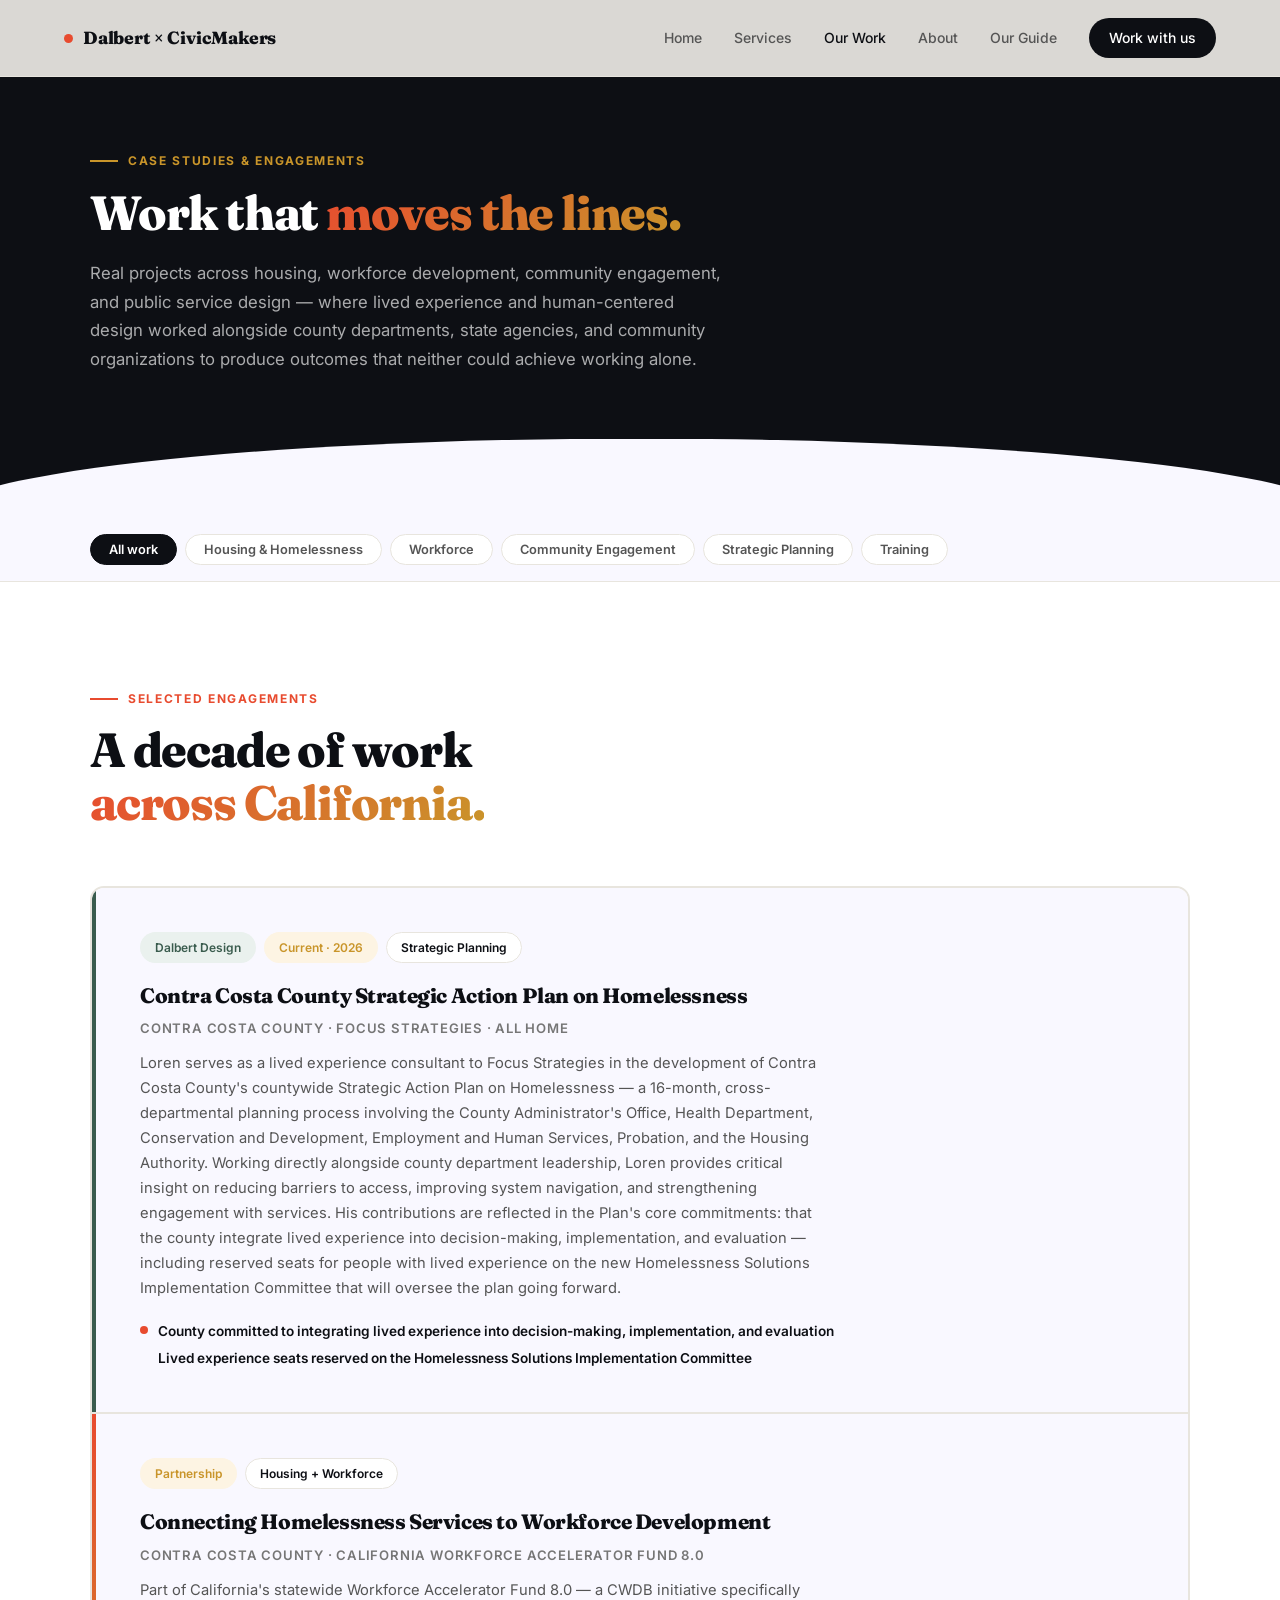
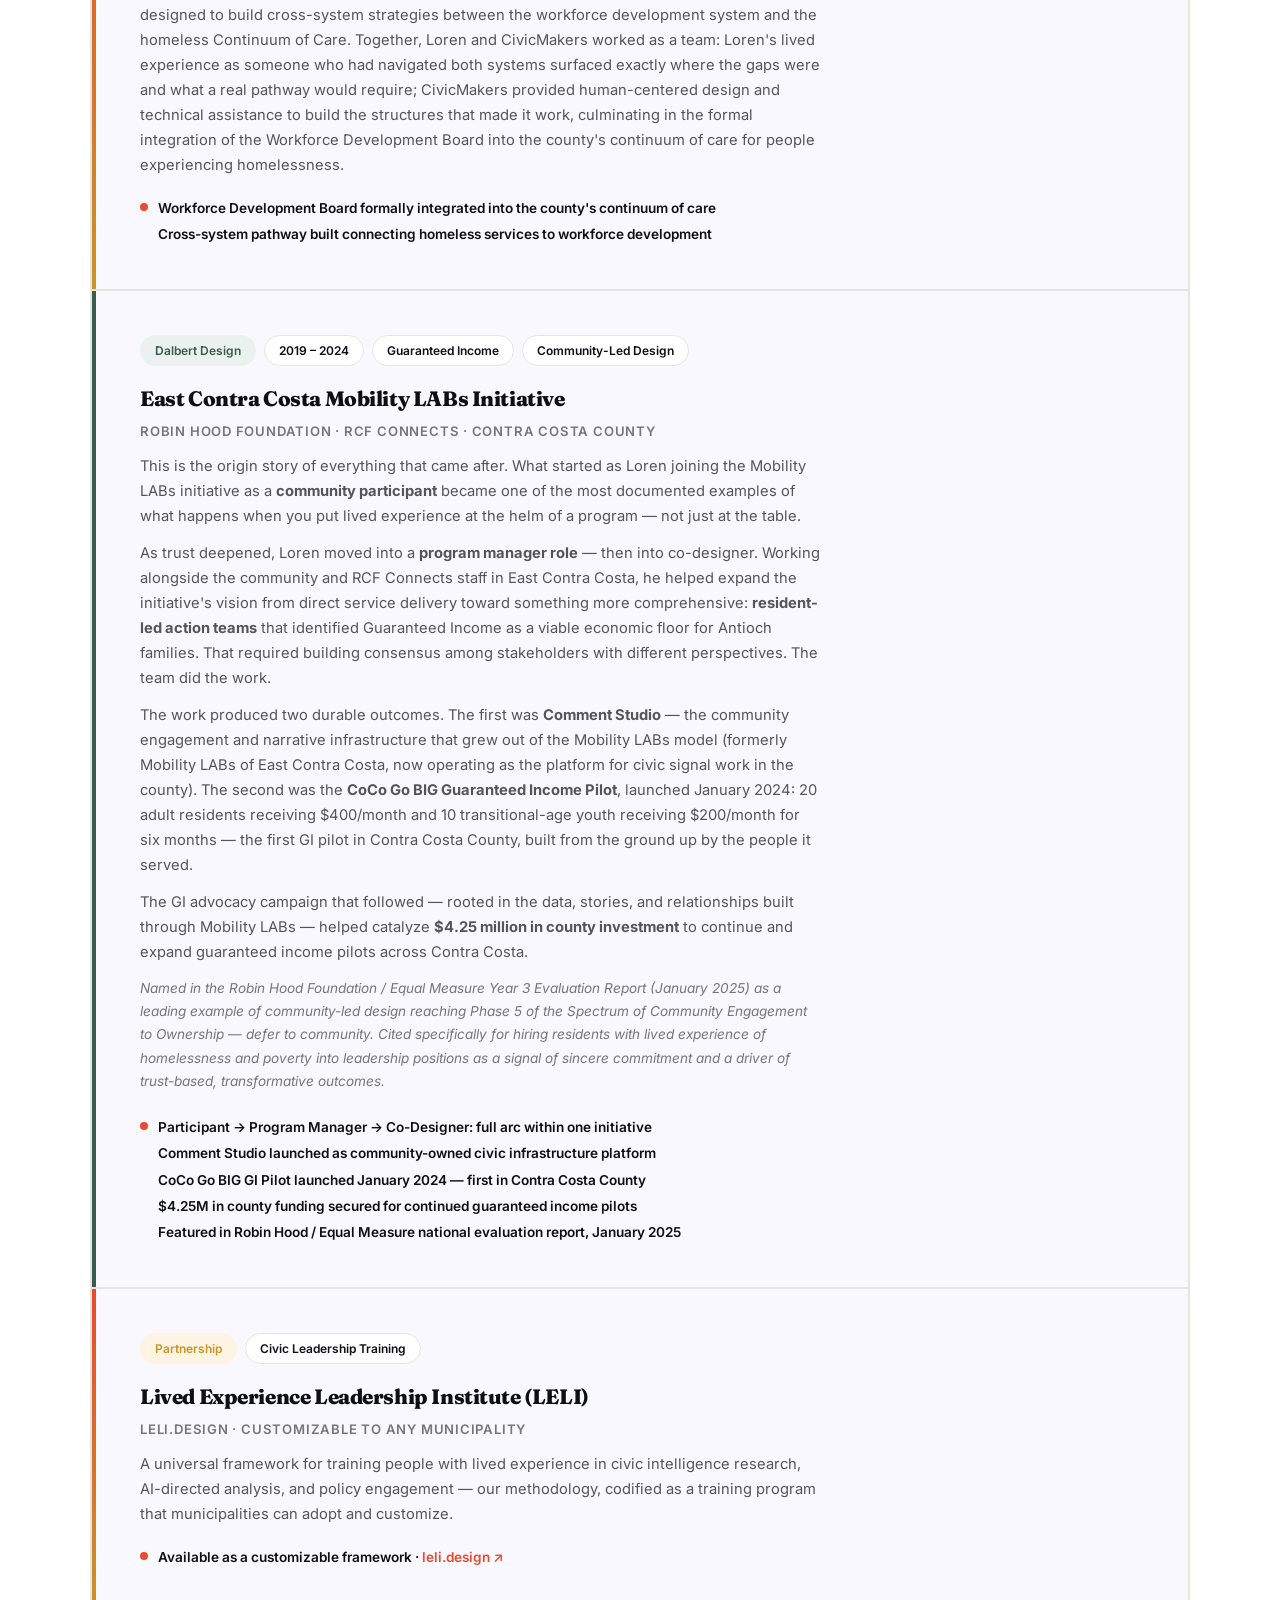
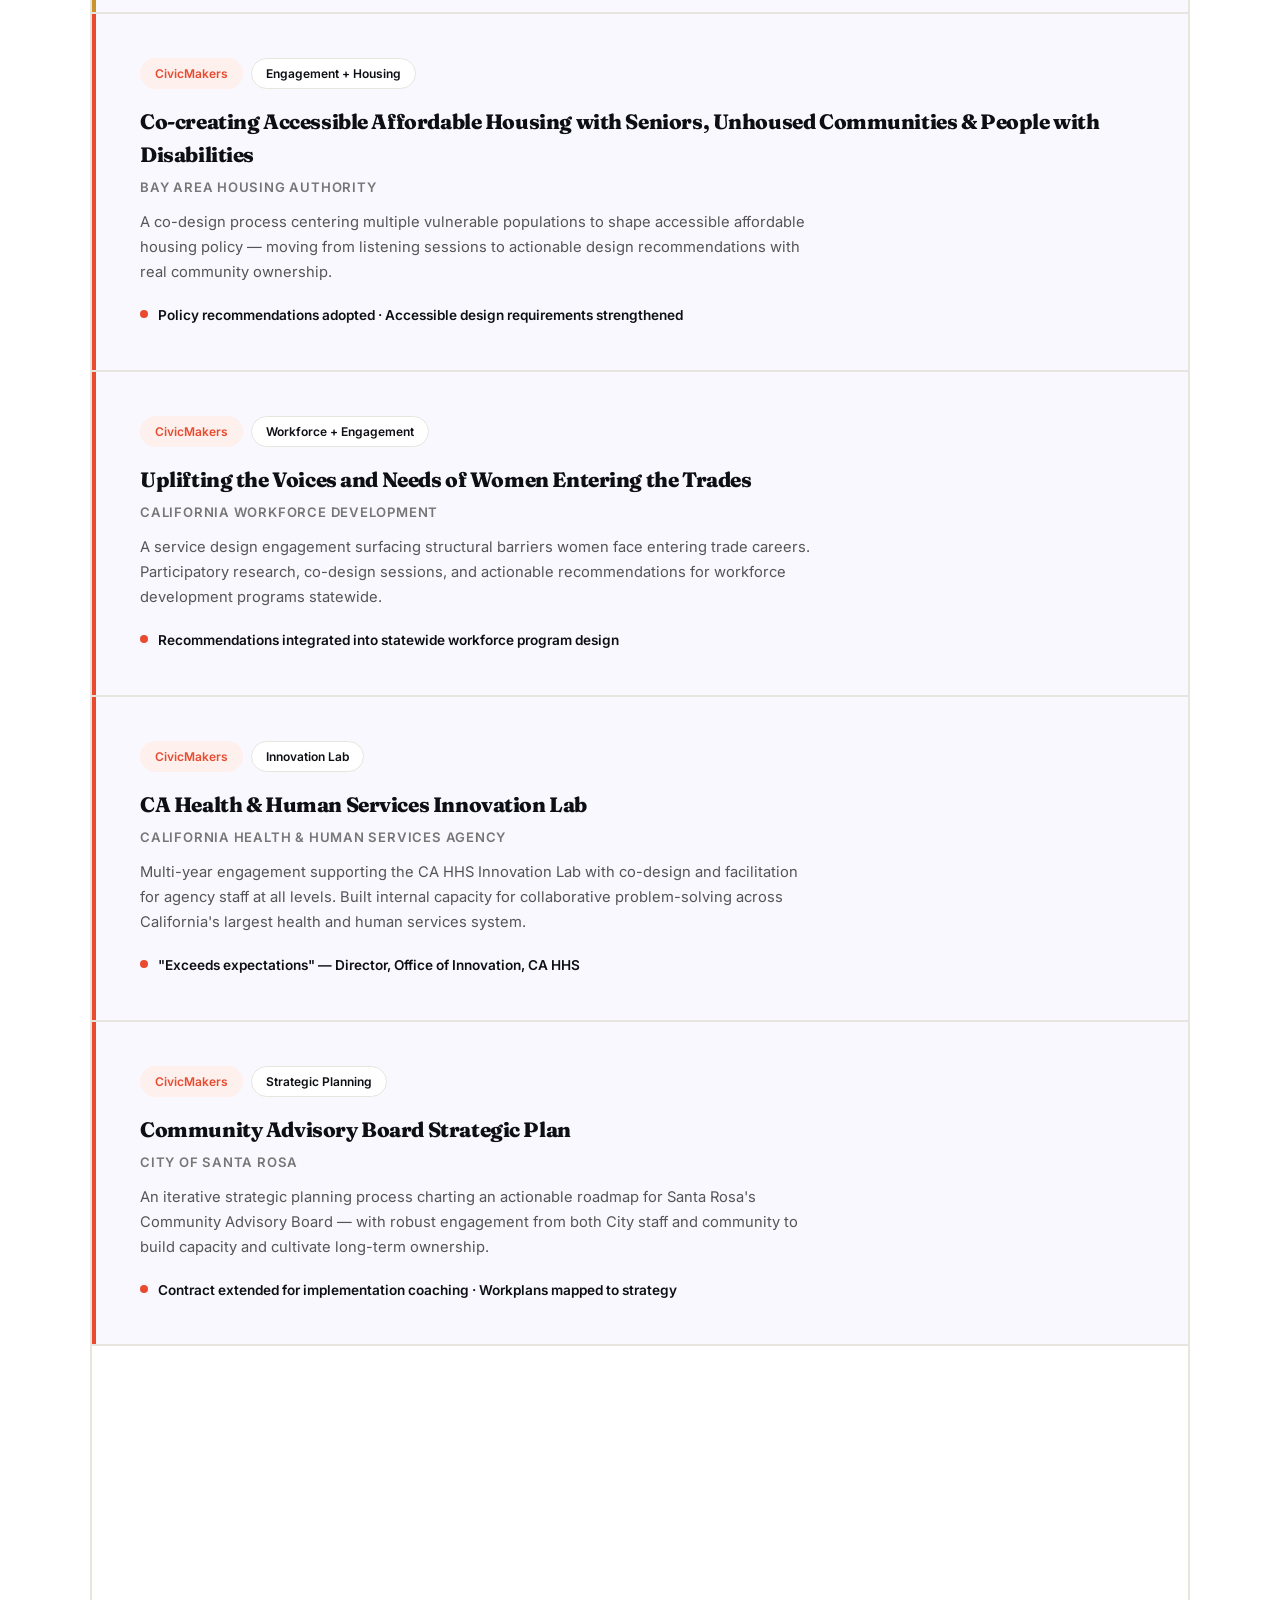
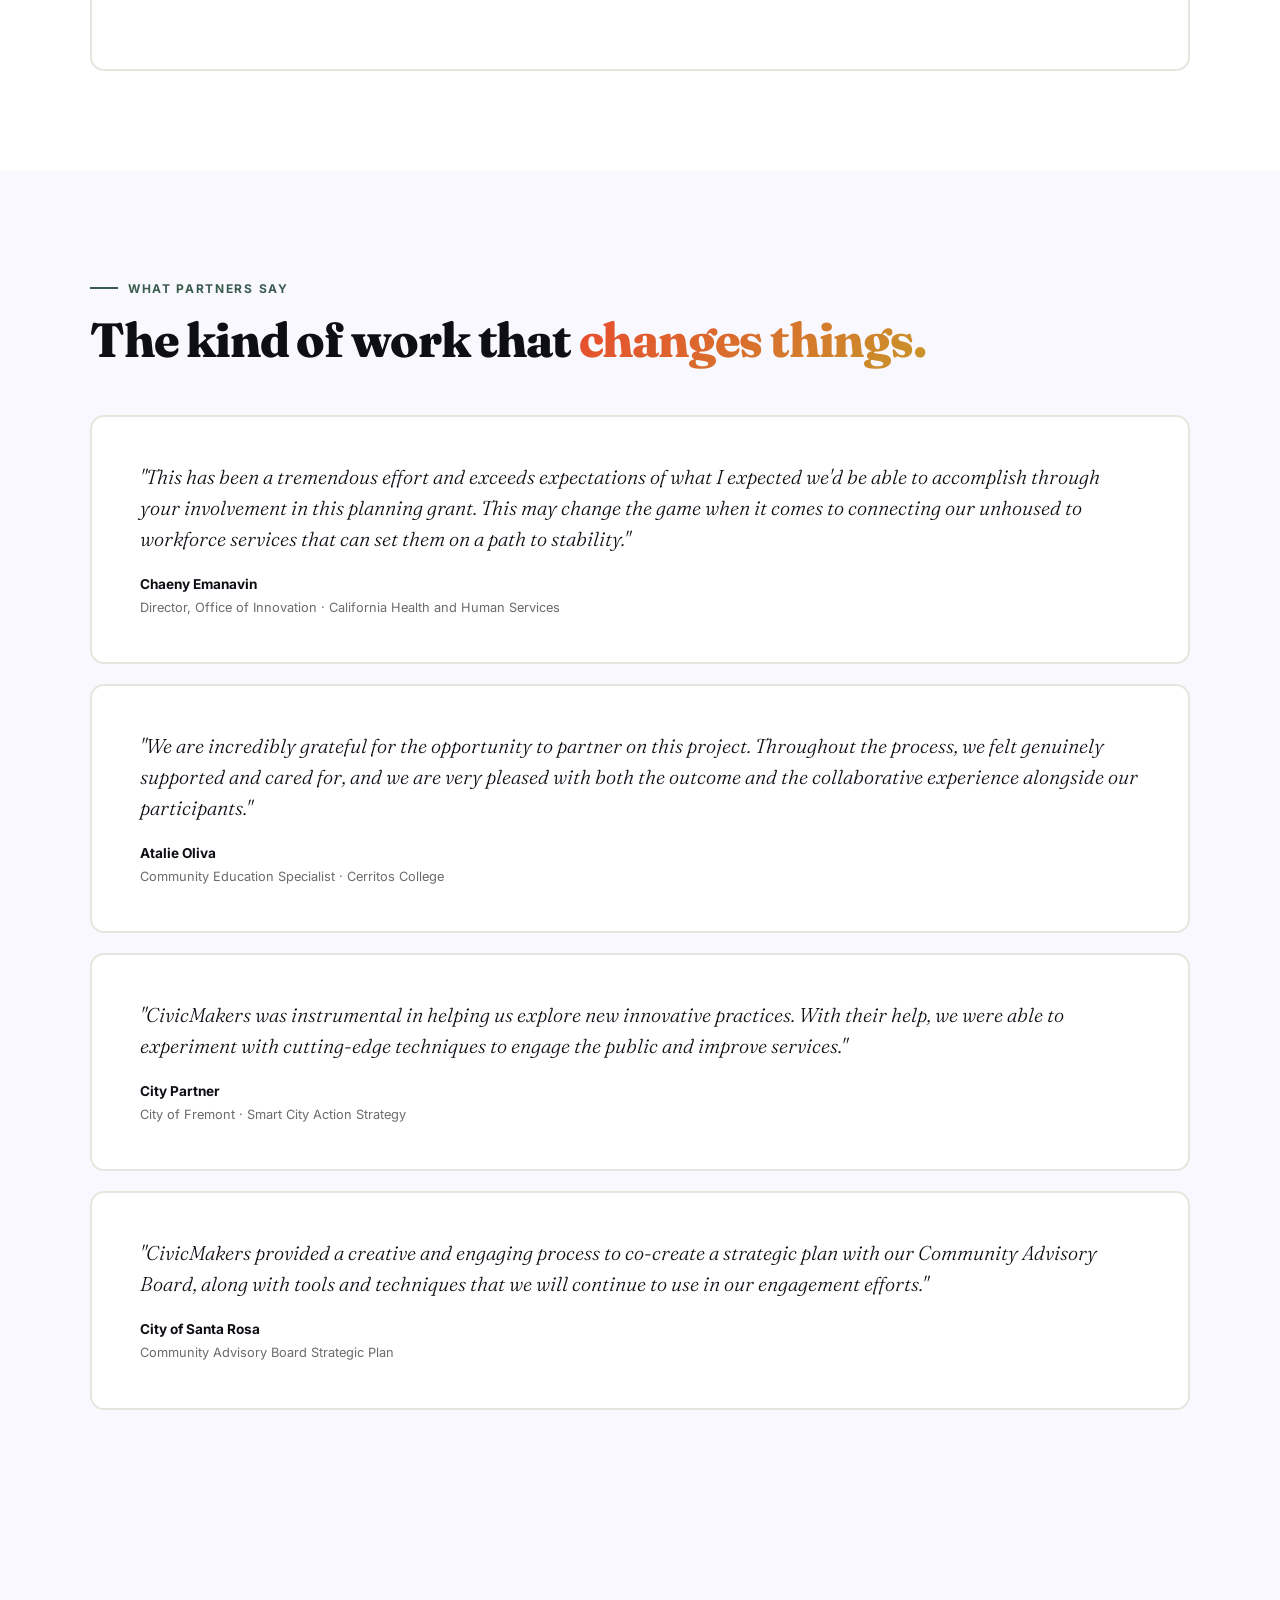
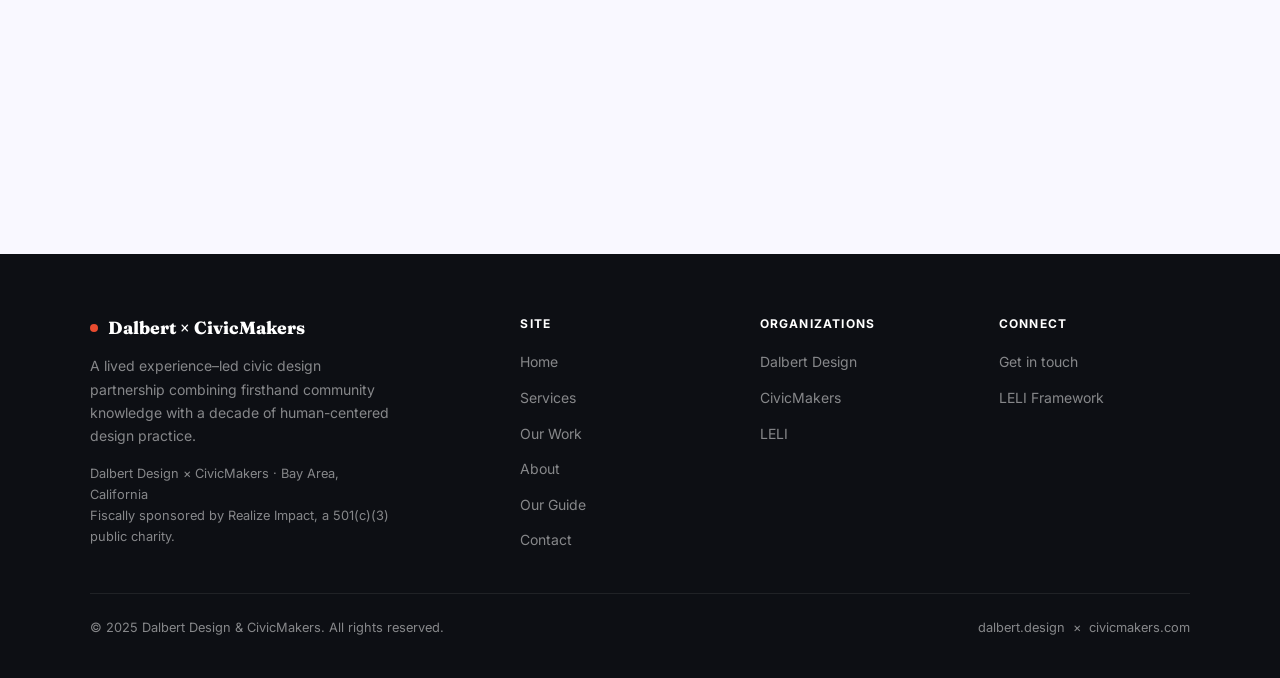
<file: work.html>
<!DOCTYPE html>
<html lang="en">
<head>
  <meta charset="UTF-8" />
  <meta name="viewport" content="width=device-width, initial-scale=1.0" />
  <meta name="description" content="Case studies and engagements by Dalbert Design × CivicMakers across housing, workforce, and community engagement." />
  <title>Our Work — Dalbert Design × CivicMakers</title>
  <link rel="preconnect" href="https://fonts.googleapis.com" />
  <link rel="preconnect" href="https://fonts.gstatic.com" crossorigin />
  <link href="https://fonts.googleapis.com/css2?family=Fraunces:ital,opsz,wght@0,9..144,400;0,9..144,600;0,9..144,700;0,9..144,800;0,9..144,900;1,9..144,700&family=Inter:wght@300;400;500;600&display=swap" rel="stylesheet" />
  <link rel="stylesheet" href="shared.css" />
  <style>

    /* ── TOKENS — exact match to leli.design ── */
    :root {
      --ink:       #0d0f14;
      --paper:     #f9f8ff;
      --signal:    #e84b2f;
      --signal-lt: #fef0ed;
      --sage:      #3a5c4e;
      --sage-lt:   #eaf1ee;
      --gold:      #c9952a;
      --gold-lt:   #fdf4e3;
      --mist:      #e8e5de;
      --white:     #ffffff;
      --font-display: 'Fraunces', Georgia, serif;
      --font-body:    'Inter', sans-serif;
      --r-sm: 6px; --r-md: 14px; --r-lg: 28px; --r-pill: 999px;
    }

    *, *::before, *::after { box-sizing: border-box; margin: 0; padding: 0; }
    html { scroll-behavior: smooth; overflow-x: hidden; max-width: 100%; }
    body { font-family: var(--font-body); background: var(--paper); color: var(--ink); font-size: 16px; line-height: 1.6; overflow-x: hidden; width: 100%; max-width: 100vw; }
    img { display: block; max-width: 100%; }
    a { color: inherit; text-decoration: none; }

    /* NAV */
    nav { position: fixed; top: 0; left: 0; right: 0; z-index: 100; display: flex; align-items: center; justify-content: space-between; padding: 18px 5vw; background: rgba(247,245,240,0.88); backdrop-filter: blur(14px); -webkit-backdrop-filter: blur(14px); border-bottom: 1px solid var(--mist); transition: box-shadow .3s; }
    nav.scrolled { box-shadow: 0 2px 20px rgba(0,0,0,.08); }
    .nav-logo { font-family: var(--font-display); font-weight: 800; font-size: 1.1rem; letter-spacing: -.01em; display: flex; align-items: center; gap: 10px; }
    .nav-logo-dot { width: 9px; height: 9px; background: var(--signal); border-radius: 50%; animation: pulse-dot 2.4s ease-in-out infinite; }
    @keyframes pulse-dot { 0%,100% { opacity: 1; transform: scale(1); } 50% { opacity: .5; transform: scale(.7); } }
    .nav-links { display: flex; gap: 2rem; align-items: center; }
    .nav-links a { font-size: .875rem; font-weight: 500; color: #555; transition: color .2s; }
    .nav-links a:hover, .nav-links a.active { color: var(--ink); }
    .nav-cta { background: var(--ink); color: var(--white) !important; padding: 9px 20px; border-radius: var(--r-pill); font-size: .875rem; font-weight: 600; transition: background .2s, transform .15s; }
    .nav-cta:hover { background: var(--signal); transform: translateY(-1px); }
    .nav-hamburger { display: none; flex-direction: column; gap: 5px; cursor: pointer; }
    .nav-hamburger span { display: block; width: 24px; height: 2px; background: var(--ink); border-radius: 2px; transition: .3s; }

    /* MOBILE DRAWER */
    .nav-drawer { display: none; position: fixed; top: 0; left: 0; right: 0; bottom: 0; z-index: 99; }
    .nav-drawer.open { display: block; }
    .nav-drawer-overlay { position: absolute; inset: 0; background: rgba(13,15,20,0.55); backdrop-filter: blur(4px); -webkit-backdrop-filter: blur(4px); }
    .nav-drawer-panel { position: absolute; top: 0; right: 0; bottom: 0; width: min(320px, 85vw); background: var(--ink); padding: 24px 0 40px; display: flex; flex-direction: column; overflow-y: auto; box-shadow: -8px 0 40px rgba(0,0,0,.3); transform: translateX(100%); transition: transform .3s cubic-bezier(.4,0,.2,1); }
    .nav-drawer.open .nav-drawer-panel { transform: translateX(0); }
    .nav-drawer-close { display: flex; align-items: center; justify-content: space-between; padding: 0 24px 24px; border-bottom: 1px solid rgba(255,255,255,.1); margin-bottom: 8px; }
    .nav-drawer-logo { font-family: var(--font-display); font-weight: 800; font-size: 1.1rem; color: var(--white); display: flex; align-items: center; gap: 10px; }
    .nav-drawer-logo-dot { width: 8px; height: 8px; background: var(--signal); border-radius: 50%; }
    .nav-drawer-x { width: 36px; height: 36px; border-radius: 50%; background: rgba(255,255,255,.08); border: none; cursor: pointer; display: flex; align-items: center; justify-content: center; transition: background .2s; }
    .nav-drawer-x:hover { background: rgba(255,255,255,.16); }
    .nav-drawer-x svg { width: 16px; height: 16px; color: var(--white); }
    .nav-drawer-links { display: flex; flex-direction: column; padding: 8px 0; flex: 1; }
    .nav-drawer-links a { padding: 14px 24px; font-size: 1rem; font-weight: 600; color: rgba(255,255,255,.75); border-left: 3px solid transparent; transition: color .2s, border-color .2s, background .2s; }
    .nav-drawer-links a:hover { color: var(--white); background: rgba(255,255,255,.05); border-left-color: rgba(255,255,255,.2); }
    .nav-drawer-links a.active { color: var(--white); border-left-color: var(--signal); background: rgba(232,75,47,.1); }
    .nav-drawer-cta { margin: 16px 24px 0; }
    .nav-drawer-cta a { display: block; background: var(--signal); color: var(--white) !important; padding: 14px 24px; border-radius: var(--r-pill); font-size: .95rem; font-weight: 700; text-align: center; transition: background .2s; border-left: none !important; }
    .nav-drawer-cta a:hover { background: #c73010; }

    /* SECTIONS */
    section { padding: 100px 5vw; }
    .section-eyebrow { display: inline-flex; align-items: center; gap: 10px; font-size: .75rem; font-weight: 700; letter-spacing: .14em; text-transform: uppercase; color: var(--sage); margin-bottom: 16px; }
    .section-eyebrow::before { content: ''; width: 28px; height: 2px; background: var(--sage); }
    .section-eyebrow.signal { color: var(--signal); }
    .section-eyebrow.signal::before { background: var(--signal); }
    .section-eyebrow.gold { color: var(--gold); }
    .section-eyebrow.gold::before { background: var(--gold); }
    .section-eyebrow.light { color: rgba(255,255,255,.7); }
    .section-eyebrow.light::before { background: rgba(255,255,255,.4); }
    .section-title { font-family: var(--font-display); font-weight: 800; font-size: clamp(1.5rem, 4vw, 3rem); line-height: 1.1; letter-spacing: -.025em; margin-bottom: 20px; }
    .section-title em { font-style: normal; background: linear-gradient(135deg, var(--signal) 0%, var(--gold) 100%); -webkit-background-clip: text; -webkit-text-fill-color: transparent; background-clip: text; }
    .section-body { font-size: 1.05rem; color: #4a4a4a; line-height: 1.7; max-width: 640px; }

    /* DARK BAND */
    .band-dark { background: var(--ink); color: var(--white); border-radius: var(--r-lg); margin: 0 3vw; padding: 80px 6vw; max-width: calc(100% - 6vw); }
    .band-dark .section-eyebrow { color: var(--gold); }
    .band-dark .section-eyebrow::before { background: var(--gold); }
    .band-dark .section-title { color: var(--white); }
    .band-dark .section-body { color: rgba(255,255,255,.7); }

    /* SAGE BAND */
    .band-sage { background: var(--sage); color: var(--white); border-radius: var(--r-lg); margin: 0 3vw; padding: 80px 6vw; max-width: calc(100% - 6vw); overflow: hidden; position: relative; }
    .band-sage .section-eyebrow { color: rgba(255,255,255,.7); }
    .band-sage .section-eyebrow::before { background: rgba(255,255,255,.4); }
    .band-sage .section-title { color: var(--white); }
    .band-sage .section-body { color: rgba(255,255,255,.75); }

    /* TICKER */
    .ticker { background: var(--ink); color: var(--white); padding: 14px 0; overflow: hidden; display: flex; width: 100%; max-width: 100vw; }
    .ticker-track { display: flex; gap: 64px; white-space: nowrap; animation: ticker-scroll 30s linear infinite; }
    .ticker-item { display: flex; align-items: center; gap: 14px; font-family: var(--font-display); font-size: .85rem; font-weight: 600; letter-spacing: .06em; text-transform: uppercase; flex-shrink: 0; }
    .ticker-dot { width: 6px; height: 6px; background: var(--signal); border-radius: 50%; flex-shrink: 0; }
    @keyframes ticker-scroll { from { transform: translateX(0); } to { transform: translateX(-50%); } }

    /* BUTTONS */
    .btn-primary { background: var(--signal); color: var(--white); padding: 15px 32px; border-radius: var(--r-pill); font-size: 1rem; font-weight: 600; transition: transform .15s, box-shadow .15s; box-shadow: 0 4px 24px rgba(232,75,47,.28); display: inline-block; }
    .btn-primary:hover { transform: translateY(-2px); box-shadow: 0 8px 32px rgba(232,75,47,.38); }
    .btn-secondary { display: inline-flex; align-items: center; gap: 8px; font-size: .95rem; font-weight: 500; color: var(--ink); transition: gap .2s; }
    .btn-secondary:hover { gap: 12px; }
    .btn-white { background: var(--white); color: #a82800; padding: 15px 28px; border-radius: var(--r-pill); font-size: .95rem; font-weight: 700; text-align: center; transition: transform .15s, box-shadow .15s; white-space: nowrap; display: inline-block; }
    .btn-white:hover { transform: translateY(-2px); box-shadow: 0 8px 28px rgba(0,0,0,.15); }
    .btn-ghost-white { border: 2px solid rgba(255,255,255,.5); color: var(--white); padding: 13px 28px; border-radius: var(--r-pill); font-size: .95rem; font-weight: 600; text-align: center; transition: border-color .15s, background .15s; display: inline-block; }
    .btn-ghost-white:hover { border-color: var(--white); background: rgba(255,255,255,.12); }
    .btn-sage { background: var(--sage); color: var(--white); padding: 14px 30px; border-radius: var(--r-pill); font-size: .95rem; font-weight: 600; display: inline-block; transition: background .2s, transform .15s; }
    .btn-sage:hover { background: #2d4a3e; transform: translateY(-1px); }

    /* TAGS */
    .tag { padding: 5px 14px; border-radius: var(--r-pill); font-size: .75rem; font-weight: 600; background: var(--white); border: 1px solid var(--mist); display: inline-block; }
    .tag-signal { background: var(--signal-lt); color: var(--signal); border-color: transparent; }
    .tag-sage   { background: var(--sage-lt);   color: var(--sage);   border-color: transparent; }
    .tag-gold   { background: var(--gold-lt);   color: var(--gold);   border-color: transparent; }

    /* CTA BAND */
    .cta-band { background: linear-gradient(135deg, #c03220 0%, #8f1f0f 100%); color: var(--white); border-radius: var(--r-lg); margin: 0 3vw 80px; padding: 72px 8vw; display: grid; grid-template-columns: 1fr auto; gap: 40px; align-items: center; }
    .cta-band h2 { font-family: var(--font-display); font-size: clamp(1.4rem, 3.5vw, 2.8rem); font-weight: 800; line-height: 1.1; letter-spacing: -.025em; }
    .cta-band p { font-size: 1rem; color: rgba(255,255,255,.9); margin-top: 12px; max-width: 500px; }
    .cta-band-actions { display: flex; flex-direction: column; gap: 12px; flex-shrink: 0; }

    /* PARTNER BADGES */
    .partner-badge { background: var(--white); border: 1.5px solid var(--mist); border-radius: var(--r-pill); padding: 12px 24px; font-size: .875rem; font-weight: 600; color: #555; transition: border-color .2s, color .2s; display: inline-block; }
    .partner-badge:hover { border-color: var(--sage); color: var(--sage); }

    /* PHASE / CARD */
    .phase { background: var(--paper); border-radius: var(--r-md); padding: 44px 40px; position: relative; overflow: hidden; }
    .phase::before { content: ''; position: absolute; top: 0; left: 0; right: 0; height: 4px; }
    .phase-a::before { background: linear-gradient(90deg, var(--signal), var(--gold)); }
    .phase-b::before { background: linear-gradient(90deg, var(--sage), #6da38e); }
    .phase-c::before { background: linear-gradient(90deg, var(--gold), var(--signal)); }
    .phase-d::before { background: linear-gradient(90deg, #6da38e, var(--sage)); }
    .phase-label { font-size: .72rem; font-weight: 700; letter-spacing: .12em; text-transform: uppercase; color: #767676; margin-bottom: 8px; }
    .phase-title { font-family: var(--font-display); font-size: 1.3rem; font-weight: 800; margin-bottom: 16px; letter-spacing: -.02em; }
    .phase-desc { font-size: .92rem; color: #555; line-height: 1.7; }
    .phase-tags { display: flex; flex-wrap: wrap; gap: 8px; margin-top: 20px; }

    /* IMPACT NUMBERS */
    .impact-num { font-family: var(--font-display); font-size: 2.4rem; font-weight: 800; color: var(--ink); line-height: 1; margin-bottom: 8px; }
    .impact-num em { font-style: normal; color: var(--signal); }

    /* FOOTER */
    footer { background: var(--ink); color: rgba(255,255,255,.5); padding: 60px 5vw 40px; }
    .footer-inner { max-width: 1100px; margin: 0 auto; display: grid; grid-template-columns: 2fr 1fr 1fr 1fr; gap: 48px; }
    .footer-brand h3 { font-family: var(--font-display); font-size: 1.1rem; font-weight: 800; color: var(--white); margin-bottom: 12px; display: flex; align-items: center; gap: 10px; }
    .footer-brand-dot { width: 8px; height: 8px; background: var(--signal); border-radius: 50%; flex-shrink: 0; }
    .footer-brand p { font-size: .875rem; line-height: 1.65; max-width: 300px; }
    .footer-col h4 { font-size: .75rem; font-weight: 700; letter-spacing: .1em; text-transform: uppercase; color: var(--white); margin-bottom: 16px; }
    .footer-col ul { list-style: none; display: flex; flex-direction: column; gap: 10px; }
    .footer-col a { font-size: .875rem; transition: color .2s; }
    .footer-col a:hover { color: var(--white); }
    .footer-bottom { max-width: 1100px; margin: 40px auto 0; padding-top: 24px; border-top: 1px solid rgba(255,255,255,.08); display: flex; justify-content: space-between; align-items: center; flex-wrap: wrap; gap: 12px; font-size: .8rem; }
    .footer-bottom a { transition: color .2s; }
    .footer-bottom a:hover { color: var(--white); }

    /* ANIMATIONS */
    .fade-up { opacity: 0; transform: translateY(28px); transition: opacity .6s ease, transform .6s ease; }
    .fade-up.visible { opacity: 1; transform: translateY(0); }

    /* PAGE HERO (interior) */

    /* RESPONSIVE */
    @media (max-width: 900px) {
      .cta-band { grid-template-columns: 1fr; }
      .footer-inner { grid-template-columns: 1fr 1fr; }
    }
    @media (max-width: 640px) {
      nav { padding: 14px 5vw; }
      .nav-links { display: none; }
      .nav-hamburger { display: flex; }
      .footer-inner { grid-template-columns: 1fr; }
      .band-dark { margin: 0; border-radius: 0; padding: 56px 5vw; max-width: 100%; }
      .band-sage { margin: 0; border-radius: 0; padding: 56px 5vw; max-width: 100%; }
      .cta-band { margin: 0 0 48px; border-radius: 0; padding: 52px 6vw; }
      section { padding: 72px 5vw; }
    }
    @media (prefers-reduced-motion: reduce) {
      .ticker-track { animation: none; }
      .nav-logo-dot { animation: none; }
      .fade-up { transition: none; opacity: 1; transform: none; }
    }


    .inner{max-width:1100px;margin:0 auto;}
    .filter-bar{background:var(--paper);padding:0 5vw;border-bottom:1px solid var(--mist);position:sticky;top:57px;z-index:90;}
    .filter-inner{max-width:1100px;margin:0 auto;display:flex;gap:8px;overflow-x:auto;padding:16px 0;-ms-overflow-style:none;scrollbar-width:none;}
    .filter-inner::-webkit-scrollbar{display:none;}
    .filter-btn{flex-shrink:0;padding:7px 18px;border-radius:var(--r-pill);border:1.5px solid var(--mist);background:var(--white);color:#555;font-size:.8rem;font-weight:600;cursor:pointer;transition:all .15s;font-family:var(--font-body);}
    .filter-btn:hover{border-color:var(--sage);color:var(--sage);}
    .filter-btn.active{background:var(--ink);color:var(--white);border-color:var(--ink);}
    .cases-list{display:flex;flex-direction:column;gap:0;margin-top:56px;border:2px solid var(--mist);border-radius:var(--r-md);overflow:hidden;}
    .case-card{background:var(--paper);padding:44px 48px;border-bottom:2px solid var(--mist);transition:background .2s;position:relative;}
    .case-card::before{content:'';position:absolute;left:0;top:0;bottom:0;width:4px;}
    .case-card.lead-d::before{background:var(--sage);}
    .case-card.lead-c::before{background:var(--signal);}
    .case-card.lead-both::before{background:linear-gradient(180deg,var(--signal),var(--gold));}
    .case-card:last-child{border-bottom:none;}
    .case-card:hover{background:var(--white);}
    .case-top{display:flex;gap:8px;flex-wrap:wrap;margin-bottom:16px;}
    .case-title{font-family:var(--font-display);font-size:1.3rem;font-weight:800;margin-bottom:6px;letter-spacing:-.02em;}
    .case-client{font-size:.82rem;font-weight:600;text-transform:uppercase;letter-spacing:.06em;color:#767676;margin-bottom:12px;}
    .case-desc{font-size:.92rem;color:#555;line-height:1.7;max-width:680px;}
    .case-outcome{margin-top:20px;display:flex;align-items:flex-start;gap:10px;}
    .outcome-dot{width:8px;height:8px;border-radius:50%;background:var(--signal);flex-shrink:0;margin-top:5px;}
    .outcome-text{font-size:.85rem;font-weight:600;color:var(--ink);line-height:1.5;}
    .t-stack{display:flex;flex-direction:column;gap:20px;margin-top:48px;}
    .t-card{background:var(--white);border-radius:var(--r-md);padding:44px 48px;border:2px solid var(--mist);transition:border-color .2s;}
    .t-card:hover{border-color:var(--sage);}
    .t-quote{font-family:var(--font-display);font-size:clamp(1rem,2vw,1.25rem);font-weight:300;font-style:italic;color:var(--ink);line-height:1.55;margin-bottom:20px;}
    .t-attr{font-size:.85rem;font-weight:700;color:var(--ink);}
    .t-role{font-size:.8rem;color:#6b6b6b;margin-top:2px;}
    @media(max-width:640px){.case-card{padding:32px 24px;}}
  </style>
</head>
<body>
<nav id="main-nav">
  <a href="index.html" class="nav-logo">
    <span class="nav-logo-dot"></span>
    Dalbert&thinsp;&times;&thinsp;CivicMakers
  </a>
  <div class="nav-links">
    <a href="index.html" class="">Home</a>
    <a href="services.html" class="">Services</a>
    <a href="work.html" class="active">Our Work</a>
    <a href="about.html" class="">About</a>
    <a href="our-guide.html" class="">Our Guide</a>
    <a href="contact.html" class="nav-cta">Work with us</a>
  </div>
  <div class="nav-hamburger" role="button" aria-label="Open menu" tabindex="0">
    <span></span><span></span><span></span>
  </div>
</nav>
<div class="nav-drawer" id="nav-drawer">
  <div class="nav-drawer-overlay" id="nav-overlay"></div>
  <div class="nav-drawer-panel">
    <div class="nav-drawer-close">
      <div class="nav-drawer-logo">
        <span class="nav-drawer-logo-dot"></span>
        D&thinsp;&times;&thinsp;CM
      </div>
      <button class="nav-drawer-x" id="nav-close" aria-label="Close menu">
        <svg viewBox="0 0 24 24" fill="none" stroke="currentColor" stroke-width="2" stroke-linecap="round"><line x1="18" y1="6" x2="6" y2="18"/><line x1="6" y1="6" x2="18" y2="18"/></svg>
      </button>
    </div>
    <div class="nav-drawer-links">
      <a href="index.html" class="">Home</a>
      <a href="services.html" class="">Services</a>
      <a href="work.html" class="active">Our Work</a>
      <a href="about.html" class="">About</a>
      <a href="our-guide.html" class="">Our Guide</a>
    </div>
    <div class="nav-drawer-cta"><a href="contact.html">Work with us</a></div>
  </div>
</div>
<div class="page-hero">
  <div class="page-hero-inner">
    <div class="section-eyebrow fade-up">Case studies &amp; engagements</div>
    <h1 class="section-title fade-up">Work that <em>moves the lines.</em></h1>
    <p class="section-body fade-up">Real projects across housing, workforce development, community engagement, and public service design — where lived experience and human-centered design worked alongside county departments, state agencies, and community organizations to produce outcomes that neither could achieve working alone.</p>
  </div>
</div>

<div class="filter-bar">
  <div class="filter-inner">
    <button class="filter-btn active" data-filter="all">All work</button>
    <button class="filter-btn" data-filter="housing">Housing &amp; Homelessness</button>
    <button class="filter-btn" data-filter="workforce">Workforce</button>
    <button class="filter-btn" data-filter="engagement">Community Engagement</button>
    <button class="filter-btn" data-filter="planning">Strategic Planning</button>
    <button class="filter-btn" data-filter="training">Training</button>
  </div>
</div>

<section style="background:var(--white);">
  <div class="inner">
    <div class="section-eyebrow signal fade-up">Selected engagements</div>
    <h2 class="section-title fade-up">A decade of work<br><em>across California.</em></h2>
    <div class="cases-list" id="cases-list">

      <div class="case-card lead-d fade-up" data-cats="housing planning">
        <div class="case-top">
          <span class="tag tag-sage">Dalbert Design</span>
          <span class="tag" style="background:var(--gold-lt);color:var(--gold);border-color:transparent;">Current · 2026</span>
          <span class="tag">Strategic Planning</span>
        </div>
        <div class="case-title">Contra Costa County Strategic Action Plan on Homelessness</div>
        <div class="case-client">Contra Costa County · Focus Strategies · All Home</div>
        <p class="case-desc">Loren serves as a lived experience consultant to Focus Strategies in the development of Contra Costa County's countywide Strategic Action Plan on Homelessness — a 16-month, cross-departmental planning process involving the County Administrator's Office, Health Department, Conservation and Development, Employment and Human Services, Probation, and the Housing Authority. Working directly alongside county department leadership, Loren provides critical insight on reducing barriers to access, improving system navigation, and strengthening engagement with services. His contributions are reflected in the Plan's core commitments: that the county integrate lived experience into decision-making, implementation, and evaluation — including reserved seats for people with lived experience on the new Homelessness Solutions Implementation Committee that will oversee the plan going forward.</p>
        <div class="case-outcome">
          <div class="outcome-dot"></div>
          <div class="outcome-text" style="display:flex;flex-direction:column;gap:6px;">
            <span>County committed to integrating lived experience into decision-making, implementation, and evaluation</span>
            <span>Lived experience seats reserved on the Homelessness Solutions Implementation Committee</span>
          </div>
        </div>
      </div>
      <div class="case-card lead-both fade-up" data-cats="housing workforce">
        <div class="case-top"><span class="tag tag-gold">Partnership</span><span class="tag">Housing + Workforce</span></div>
        <div class="case-title">Connecting Homelessness Services to Workforce Development</div>
        <div class="case-client">Contra Costa County · California Workforce Accelerator Fund 8.0</div>
        <p class="case-desc">Part of California's statewide Workforce Accelerator Fund 8.0 — a CWDB initiative specifically designed to build cross-system strategies between the workforce development system and the homeless Continuum of Care. Together, Loren and CivicMakers worked as a team: Loren's lived experience as someone who had navigated both systems surfaced exactly where the gaps were and what a real pathway would require; CivicMakers provided human-centered design and technical assistance to build the structures that made it work, culminating in the formal integration of the Workforce Development Board into the county's continuum of care for people experiencing homelessness.</p>
        <div class="case-outcome">
          <div class="outcome-dot"></div>
          <div class="outcome-text" style="display:flex;flex-direction:column;gap:6px;">
            <span>Workforce Development Board formally integrated into the county's continuum of care</span>
            <span>Cross-system pathway built connecting homeless services to workforce development</span>
          </div>
        </div>
      </div>
      <div class="case-card lead-d fade-up" data-cats="housing planning workforce engagement">
        <div class="case-top">
          <span class="tag tag-sage">Dalbert Design</span>
          <span class="tag">2019 – 2024</span>
          <span class="tag">Guaranteed Income</span>
          <span class="tag">Community-Led Design</span>
        </div>
        <div class="case-title">East Contra Costa Mobility LABs Initiative</div>
        <div class="case-client">Robin Hood Foundation · RCF Connects · Contra Costa County</div>
        <p class="case-desc">This is the origin story of everything that came after. What started as Loren joining the Mobility LABs initiative as a <strong>community participant</strong> became one of the most documented examples of what happens when you put lived experience at the helm of a program — not just at the table.</p>
        <p class="case-desc" style="margin-top:12px;">As trust deepened, Loren moved into a <strong>program manager role</strong> — then into co-designer. Working alongside the community and RCF Connects staff in East Contra Costa, he helped expand the initiative's vision from direct service delivery toward something more comprehensive: <strong>resident-led action teams</strong> that identified Guaranteed Income as a viable economic floor for Antioch families. That required building consensus among stakeholders with different perspectives. The team did the work.</p>
        <p class="case-desc" style="margin-top:12px;">The work produced two durable outcomes. The first was <strong>Comment Studio</strong> — the community engagement and narrative infrastructure that grew out of the Mobility LABs model (formerly Mobility LABs of East Contra Costa, now operating as the platform for civic signal work in the county). The second was the <strong>CoCo Go BIG Guaranteed Income Pilot</strong>, launched January 2024: 20 adult residents receiving $400/month and 10 transitional-age youth receiving $200/month for six months — the first GI pilot in Contra Costa County, built from the ground up by the people it served.</p>
        <p class="case-desc" style="margin-top:12px;">The GI advocacy campaign that followed — rooted in the data, stories, and relationships built through Mobility LABs — helped catalyze <strong>$4.25 million in county investment</strong> to continue and expand guaranteed income pilots across Contra Costa.</p>
        <p class="case-desc" style="margin-top:12px; font-style:italic; color:#767676; font-size:.85rem;">Named in the Robin Hood Foundation / Equal Measure Year 3 Evaluation Report (January 2025) as a leading example of community-led design reaching Phase 5 of the Spectrum of Community Engagement to Ownership — <em>defer to community</em>. Cited specifically for hiring residents with lived experience of homelessness and poverty into leadership positions as a signal of sincere commitment and a driver of trust-based, transformative outcomes.</p>
        <div class="case-outcome" style="margin-top:24px;">
          <div class="outcome-dot"></div>
          <div class="outcome-text" style="display:flex;flex-direction:column;gap:6px;">
            <span>Participant → Program Manager → Co-Designer: full arc within one initiative</span>
            <span>Comment Studio launched as community-owned civic infrastructure platform</span>
            <span>CoCo Go BIG GI Pilot launched January 2024 — first in Contra Costa County</span>
            <span>$4.25M in county funding secured for continued guaranteed income pilots</span>
            <span>Featured in Robin Hood / Equal Measure national evaluation report, January 2025</span>
          </div>
        </div>
      </div>
      <div class="case-card lead-both fade-up" data-cats="housing planning">
        <div class="case-top"><span class="tag tag-gold">Partnership</span><span class="tag">Civic Leadership Training</span></div>
        <div class="case-title">Lived Experience Leadership Institute (LELI)</div>
        <div class="case-client">leli.design · Customizable to any municipality</div>
        <p class="case-desc">A universal framework for training people with lived experience in civic intelligence research, AI-directed analysis, and policy engagement — our methodology, codified as a training program that municipalities can adopt and customize.</p>
        <div class="case-outcome"><div class="outcome-dot"></div><div class="outcome-text">Available as a customizable framework · <a href="https://leli.design" style="color:var(--signal);">leli.design ↗</a></div></div>
      </div>
      <div class="case-card lead-c fade-up" data-cats="engagement housing">
        <div class="case-top"><span class="tag tag-signal">CivicMakers</span><span class="tag">Engagement + Housing</span></div>
        <div class="case-title">Co-creating Accessible Affordable Housing with Seniors, Unhoused Communities &amp; People with Disabilities</div>
        <div class="case-client">Bay Area Housing Authority</div>
        <p class="case-desc">A co-design process centering multiple vulnerable populations to shape accessible affordable housing policy — moving from listening sessions to actionable design recommendations with real community ownership.</p>
        <div class="case-outcome"><div class="outcome-dot"></div><div class="outcome-text">Policy recommendations adopted · Accessible design requirements strengthened</div></div>
      </div>
      <div class="case-card lead-c fade-up" data-cats="workforce engagement">
        <div class="case-top"><span class="tag tag-signal">CivicMakers</span><span class="tag">Workforce + Engagement</span></div>
        <div class="case-title">Uplifting the Voices and Needs of Women Entering the Trades</div>
        <div class="case-client">California Workforce Development</div>
        <p class="case-desc">A service design engagement surfacing structural barriers women face entering trade careers. Participatory research, co-design sessions, and actionable recommendations for workforce development programs statewide.</p>
        <div class="case-outcome"><div class="outcome-dot"></div><div class="outcome-text">Recommendations integrated into statewide workforce program design</div></div>
      </div>
      <div class="case-card lead-c fade-up" data-cats="planning training">
        <div class="case-top"><span class="tag tag-signal">CivicMakers</span><span class="tag">Innovation Lab</span></div>
        <div class="case-title">CA Health &amp; Human Services Innovation Lab</div>
        <div class="case-client">California Health &amp; Human Services Agency</div>
        <p class="case-desc">Multi-year engagement supporting the CA HHS Innovation Lab with co-design and facilitation for agency staff at all levels. Built internal capacity for collaborative problem-solving across California's largest health and human services system.</p>
        <div class="case-outcome"><div class="outcome-dot"></div><div class="outcome-text">"Exceeds expectations" — Director, Office of Innovation, CA HHS</div></div>
      </div>
      <div class="case-card lead-c fade-up" data-cats="engagement planning">
        <div class="case-top"><span class="tag tag-signal">CivicMakers</span><span class="tag">Strategic Planning</span></div>
        <div class="case-title">Community Advisory Board Strategic Plan</div>
        <div class="case-client">City of Santa Rosa</div>
        <p class="case-desc">An iterative strategic planning process charting an actionable roadmap for Santa Rosa's Community Advisory Board — with robust engagement from both City staff and community to build capacity and cultivate long-term ownership.</p>
        <div class="case-outcome"><div class="outcome-dot"></div><div class="outcome-text">Contract extended for implementation coaching · Workplans mapped to strategy</div></div>
      </div>
      <div class="case-card lead-c fade-up" data-cats="training planning">
        <div class="case-top"><span class="tag tag-signal">CivicMakers</span><span class="tag">Training + HCD</span></div>
        <div class="case-title">Human-Centered Design Training for Municipal Staff</div>
        <div class="case-client">City of San José</div>
        <p class="case-desc">A multi-year training partnership building HCD capacity across City of San José departments — creating space for staff to experience collaborative problem solving and embedding a design culture from the inside out.</p>
        <div class="case-outcome"><div class="outcome-dot"></div><div class="outcome-text">Long-term partnership · HCD practice embedded across multiple departments</div></div>
      </div>
    </div>
  </div>
</section>

<section style="background:var(--paper);">
  <div class="inner">
    <div class="section-eyebrow fade-up">What partners say</div>
    <h2 class="section-title fade-up">The kind of work that <em>changes things.</em></h2>
    <div class="t-stack">
      <div class="t-card fade-up"><p class="t-quote">"This has been a tremendous effort and exceeds expectations of what I expected we'd be able to accomplish through your involvement in this planning grant. This may change the game when it comes to connecting our unhoused to workforce services that can set them on a path to stability."</p><div class="t-attr">Chaeny Emanavin</div><div class="t-role">Director, Office of Innovation · California Health and Human Services</div></div>
      <div class="t-card fade-up"><p class="t-quote">"We are incredibly grateful for the opportunity to partner on this project. Throughout the process, we felt genuinely supported and cared for, and we are very pleased with both the outcome and the collaborative experience alongside our participants."</p><div class="t-attr">Atalie Oliva</div><div class="t-role">Community Education Specialist · Cerritos College</div></div>
      <div class="t-card fade-up"><p class="t-quote">"CivicMakers was instrumental in helping us explore new innovative practices. With their help, we were able to experiment with cutting-edge techniques to engage the public and improve services."</p><div class="t-attr">City Partner</div><div class="t-role">City of Fremont · Smart City Action Strategy</div></div>
      <div class="t-card fade-up"><p class="t-quote">"CivicMakers provided a creative and engaging process to co-create a strategic plan with our Community Advisory Board, along with tools and techniques that we will continue to use in our engagement efforts."</p><div class="t-attr">City of Santa Rosa</div><div class="t-role">Community Advisory Board Strategic Plan</div></div>
    </div>
  </div>
</section>

<div class="cta-band fade-up">
  <div><h2>Let's work on it together.</h2><p>We're taking on new engagements. Tell us what you're working on and we'll figure out whether we're the right fit.</p></div>
  <div class="cta-band-actions"><a href="contact.html" class="btn-white">Start a conversation</a><a href="services.html" class="btn-ghost-white">Explore services</a></div>
</div>
<footer>
  <div class="footer-inner">
    <div class="footer-brand">
      <h3><span class="footer-brand-dot"></span>Dalbert&thinsp;&times;&thinsp;CivicMakers</h3>
      <p>A lived experience–led civic design partnership combining firsthand community knowledge with a decade of human-centered design practice.</p>
      <p style="margin-top:16px;font-size:.8rem;">Dalbert Design × CivicMakers · Bay Area, California<br/>Fiscally sponsored by Realize Impact, a 501(c)(3) public charity.</p>
    </div>
    <div class="footer-col">
      <h4>Site</h4>
      <ul>
        <li><a href="index.html">Home</a></li>
        <li><a href="services.html">Services</a></li>
        <li><a href="work.html">Our Work</a></li>
        <li><a href="about.html">About</a></li>
        <li><a href="our-guide.html">Our Guide</a></li>
        <li><a href="contact.html">Contact</a></li>
      </ul>
    </div>
    <div class="footer-col">
      <h4>Organizations</h4>
      <ul>
        <li><a href="https://dalbert.design" target="_blank" rel="noopener">Dalbert Design</a></li>
        <li><a href="https://civicmakers.com" target="_blank" rel="noopener">CivicMakers</a></li>
        <li><a href="https://leli.design" target="_blank" rel="noopener">LELI</a></li>
      </ul>
    </div>
    <div class="footer-col">
      <h4>Connect</h4>
      <ul>
        <li><a href="contact.html">Get in touch</a></li>
        <li><a href="https://leli.design" target="_blank" rel="noopener">LELI Framework</a></li>
      </ul>
    </div>
  </div>
  <div class="footer-bottom">
    <span>© 2025 Dalbert Design &amp; CivicMakers. All rights reserved.</span>
    <span><a href="https://dalbert.design">dalbert.design</a> &nbsp;×&nbsp; <a href="https://civicmakers.com">civicmakers.com</a></span>
  </div>
</footer><script>
  /* NAV scroll */
  const nav = document.getElementById('main-nav');
  if (nav) window.addEventListener('scroll', () => { nav.classList.toggle('scrolled', window.scrollY > 40); }, {passive:true});

  /* Fade-up with sibling stagger */
  const observer = new IntersectionObserver((entries) => {
    entries.forEach((e) => {
      if (e.isIntersecting) {
        const siblings = [...e.target.parentElement.querySelectorAll('.fade-up')];
        const idx = siblings.indexOf(e.target);
        setTimeout(() => { e.target.classList.add('visible'); }, idx * 80);
        observer.unobserve(e.target);
      }
    });
  }, { threshold: 0.12 });
  document.querySelectorAll('.fade-up').forEach(el => observer.observe(el));

  /* Mobile drawer */
  (function() {
    const hamburger = document.querySelector('.nav-hamburger');
    const drawer    = document.getElementById('nav-drawer');
    const overlay   = document.getElementById('nav-overlay');
    const closeBtn  = document.getElementById('nav-close');
    if (!hamburger || !drawer) return;
    function openDrawer()  { drawer.classList.add('open');    document.body.style.overflow = 'hidden'; closeBtn && closeBtn.focus(); }
    function closeDrawer() { drawer.classList.remove('open'); document.body.style.overflow = ''; hamburger.focus(); }
    hamburger.addEventListener('click', openDrawer);
    hamburger.addEventListener('keydown', e => { if (e.key==='Enter'||e.key===' ') { e.preventDefault(); openDrawer(); } });
    overlay  && overlay.addEventListener('click', closeDrawer);
    closeBtn && closeBtn.addEventListener('click', closeDrawer);
    document.addEventListener('keydown', e => { if (e.key==='Escape') closeDrawer(); });
    drawer.querySelectorAll('a').forEach(a => a.addEventListener('click', closeDrawer));
  })();
</script>
<script>
  document.querySelectorAll('.filter-btn').forEach(btn => {
    btn.addEventListener('click', () => {
      document.querySelectorAll('.filter-btn').forEach(b => b.classList.remove('active'));
      btn.classList.add('active');
      const f = btn.dataset.filter;
      document.querySelectorAll('.case-card').forEach(c => {
        c.style.display = (f==='all' || (c.dataset.cats||'').includes(f)) ? '' : 'none';
      });
    });
  });
</script>
</body>
</html>
</file>
<file: shared.css>
/* ── LELI DESIGN SYSTEM — Dalbert × CivicMakers ── */
:root {
  --ink:       #0d0f14;
  --paper:     #f9f8ff;
  --signal:    #e84b2f;
  --signal-lt: #fef0ed;
  --sage:      #3a5c4e;
  --sage-lt:   #eaf1ee;
  --gold:      #c9952a;
  --gold-lt:   #fdf4e3;
  --mist:      #e8e5de;
  --white:     #ffffff;

  --font-display: 'Fraunces', Georgia, serif;
  --font-body:    'Inter', sans-serif;

  --r-sm:   6px;
  --r-md:   14px;
  --r-lg:   28px;
  --r-pill: 999px;

  --max: 1100px;
  --gutter: 5vw;
}

*, *::before, *::after { box-sizing: border-box; margin: 0; padding: 0; }
html { scroll-behavior: smooth; overflow-x: hidden; }
body {
  font-family: var(--font-body);
  background: var(--paper);
  color: var(--ink);
  font-size: 16px;
  line-height: 1.6;
  overflow-x: hidden;
}
img { display: block; max-width: 100%; }
a { color: inherit; text-decoration: none; }

/* ── NAV ── */
nav {
  position: fixed; top: 0; left: 0; right: 0; z-index: 100;
  display: flex; align-items: center; justify-content: space-between;
  padding: 18px var(--gutter);
  background: rgba(249,248,255,0.88);
  backdrop-filter: blur(14px);
  -webkit-backdrop-filter: blur(14px);
  border-bottom: 1px solid var(--mist);
  transition: box-shadow .3s;
}
nav.scrolled { box-shadow: 0 2px 20px rgba(0,0,0,.08); }

.nav-logo {
  font-family: var(--font-display);
  font-weight: 800;
  font-size: 1.05rem;
  letter-spacing: -.01em;
  display: flex; align-items: center; gap: 10px;
}
.nav-logo-dot {
  width: 9px; height: 9px;
  background: var(--signal);
  border-radius: 50%;
  animation: pulse-dot 2.4s ease-in-out infinite;
  flex-shrink: 0;
}
@keyframes pulse-dot {
  0%,100% { opacity: 1; transform: scale(1); }
  50%      { opacity: .5; transform: scale(.7); }
}

.nav-links { display: flex; gap: 2rem; align-items: center; }
.nav-links a { font-size: .875rem; font-weight: 500; color: #555; transition: color .2s; }
.nav-links a:hover, .nav-links a.active { color: var(--ink); }

.nav-cta {
  background: var(--ink); color: var(--white) !important;
  padding: 9px 20px; border-radius: var(--r-pill);
  font-size: .875rem; font-weight: 600;
  transition: background .2s, transform .15s;
}
.nav-cta:hover { background: var(--signal) !important; transform: translateY(-1px); }

.nav-hamburger {
  display: none; flex-direction: column; gap: 5px;
  cursor: pointer; padding: 4px;
}
.nav-hamburger span { display: block; width: 24px; height: 2px; background: var(--ink); border-radius: 2px; transition: .3s; }

/* ── MOBILE DRAWER ── */
.nav-drawer {
  display: none;
  position: fixed; inset: 0; z-index: 99;
}
.nav-drawer.open { display: block; }
.nav-drawer-overlay {
  position: absolute; inset: 0;
  background: rgba(13,15,20,.55);
  backdrop-filter: blur(4px);
  -webkit-backdrop-filter: blur(4px);
}
.nav-drawer-panel {
  position: absolute; top: 0; right: 0; bottom: 0;
  width: min(320px, 85vw);
  background: var(--ink);
  padding: 24px 0 40px;
  display: flex; flex-direction: column;
  overflow-y: auto;
  box-shadow: -8px 0 40px rgba(0,0,0,.3);
  transform: translateX(100%);
  transition: transform .3s cubic-bezier(.4,0,.2,1);
}
.nav-drawer.open .nav-drawer-panel { transform: translateX(0); }
.nav-drawer-close {
  display: flex; align-items: center; justify-content: space-between;
  padding: 0 24px 24px;
  border-bottom: 1px solid rgba(255,255,255,.1);
  margin-bottom: 8px;
}
.nav-drawer-logo {
  font-family: var(--font-display); font-weight: 800; font-size: 1.05rem;
  color: var(--white); display: flex; align-items: center; gap: 10px;
}
.nav-drawer-logo-dot { width: 8px; height: 8px; background: var(--signal); border-radius: 50%; }
.nav-drawer-x {
  width: 36px; height: 36px; border-radius: 50%;
  background: rgba(255,255,255,.08); border: none; cursor: pointer;
  display: flex; align-items: center; justify-content: center;
  transition: background .2s;
}
.nav-drawer-x:hover { background: rgba(255,255,255,.16); }
.nav-drawer-x svg { width: 16px; height: 16px; color: var(--white); }
.nav-drawer-links { display: flex; flex-direction: column; padding: 8px 0; flex: 1; }
.nav-drawer-links a {
  padding: 14px 24px;
  font-size: 1rem; font-weight: 600; color: rgba(255,255,255,.75);
  border-left: 3px solid transparent;
  transition: color .2s, border-color .2s, background .2s;
}
.nav-drawer-links a:hover { color: var(--white); background: rgba(255,255,255,.05); border-left-color: rgba(255,255,255,.2); }
.nav-drawer-links a.active { color: var(--white); border-left-color: var(--signal); background: rgba(232,75,47,.1); }
.nav-drawer-cta { margin: 16px 24px 0; }
.nav-drawer-cta a {
  display: block; background: var(--signal); color: var(--white) !important;
  padding: 14px 24px; border-radius: var(--r-pill);
  font-size: .95rem; font-weight: 700; text-align: center;
  transition: background .2s; border-left: none !important;
}
.nav-drawer-cta a:hover { background: #c73010; }

/* ── SECTION BASE ── */
section { padding: 100px var(--gutter); }
.section-inner { max-width: var(--max); margin: 0 auto; }

.section-eyebrow {
  display: inline-flex; align-items: center; gap: 10px;
  font-size: .75rem; font-weight: 700; letter-spacing: .14em;
  text-transform: uppercase; color: var(--sage); margin-bottom: 16px;
}
.section-eyebrow::before { content: ''; width: 28px; height: 2px; background: var(--sage); flex-shrink: 0; }
.section-eyebrow.signal { color: var(--signal); }
.section-eyebrow.signal::before { background: var(--signal); }
.section-eyebrow.gold { color: var(--gold); }
.section-eyebrow.gold::before { background: var(--gold); }
.section-eyebrow.white { color: rgba(255,255,255,.7); }
.section-eyebrow.white::before { background: rgba(255,255,255,.4); }

.section-title {
  font-family: var(--font-display);
  font-weight: 800;
  font-size: clamp(1.6rem, 4vw, 3rem);
  line-height: 1.1;
  letter-spacing: -.025em;
  margin-bottom: 20px;
}
.section-title em {
  font-style: normal;
  background: linear-gradient(135deg, var(--signal) 0%, var(--gold) 100%);
  -webkit-background-clip: text;
  -webkit-text-fill-color: transparent;
  background-clip: text;
}
.section-body {
  font-size: 1.05rem; color: #4a4a4a; line-height: 1.7;
  max-width: 640px;
}

/* ── BUTTONS ── */
.btn-primary {
  display: inline-block;
  background: var(--signal); color: var(--white);
  padding: 15px 32px; border-radius: var(--r-pill);
  font-size: 1rem; font-weight: 600;
  transition: transform .15s, box-shadow .15s;
  box-shadow: 0 4px 24px rgba(232,75,47,.28);
}
.btn-primary:hover { transform: translateY(-2px); box-shadow: 0 8px 32px rgba(232,75,47,.38); }

.btn-secondary {
  display: inline-flex; align-items: center; gap: 8px;
  font-size: .95rem; font-weight: 500; color: var(--ink);
  transition: gap .2s;
}
.btn-secondary:hover { gap: 12px; }

.btn-dark {
  display: inline-block;
  background: var(--ink); color: var(--white);
  padding: 14px 30px; border-radius: var(--r-pill);
  font-size: .95rem; font-weight: 600;
  transition: background .2s, transform .15s;
}
.btn-dark:hover { background: var(--sage); transform: translateY(-1px); }

.btn-white {
  display: inline-block;
  background: var(--white); color: #a82800;
  padding: 15px 28px; border-radius: var(--r-pill);
  font-size: .95rem; font-weight: 700; text-align: center;
  transition: transform .15s, box-shadow .15s;
  white-space: nowrap;
}
.btn-white:hover { transform: translateY(-2px); box-shadow: 0 8px 28px rgba(0,0,0,.15); }

.btn-ghost-white {
  display: inline-block;
  border: 2px solid rgba(255,255,255,.5); color: var(--white);
  padding: 13px 28px; border-radius: var(--r-pill);
  font-size: .95rem; font-weight: 600; text-align: center;
  transition: border-color .15s, background .15s;
}
.btn-ghost-white:hover { border-color: var(--white); background: rgba(255,255,255,.12); }

.btn-outline-sage {
  display: inline-block;
  border: 2px solid var(--sage); color: var(--sage);
  padding: 13px 28px; border-radius: var(--r-pill);
  font-size: .95rem; font-weight: 600;
  transition: background .2s, color .2s;
}
.btn-outline-sage:hover { background: var(--sage); color: var(--white); }

/* ── PAGE HERO (interior pages) ── */
.page-hero {
  background: var(--ink);
  padding: calc(80px + 5vw) 5vw clamp(7rem,12vw,9rem);
  position: relative;
  overflow: hidden;
}
.page-hero::after {
  content: '';
  position: absolute; bottom: -1px; left: 0; right: 0;
  height: 80px;
  background: var(--paper);
  clip-path: ellipse(55% 100% at 50% 100%);
}
@media (max-width: 640px) {
  .page-hero { padding-bottom: calc(80px + 2rem); }
}
.page-hero-inner { max-width: 1100px; margin: 0 auto; position: relative; z-index: 1; }
.page-hero .section-eyebrow { color: var(--gold); }
.page-hero .section-eyebrow::before { background: var(--gold); }
.page-hero .section-title { color: var(--white); }
.page-hero .section-body { color: rgba(255,255,255,.65); }
.page-hero-bg { position:absolute;right:0;top:50%;transform:translateY(-50%);font-family:var(--font-display);font-weight:800;font-size:clamp(6rem,18vw,14rem);color:rgba(255,255,255,.04);line-height:1;pointer-events:none;white-space:nowrap;letter-spacing:-.04em; }

/* ── DARK BAND ── */
.band-dark {
  background: var(--ink); color: var(--white);
  border-radius: var(--r-lg);
  margin: 0 3vw;
  padding: 80px 6vw;
}
@media (max-width: 640px) { .band-dark { margin: 0; border-radius: 0; padding: 56px var(--gutter); } }
.band-dark .section-title { color: var(--white); }
.band-dark .section-body { color: rgba(255,255,255,.7); }

/* ── SAGE BAND ── */
.band-sage {
  background: var(--sage); color: var(--white);
  border-radius: var(--r-lg);
  margin: 0 3vw;
  padding: 80px 6vw;
}
@media (max-width: 640px) { .band-sage { margin: 0; border-radius: 0; padding: 56px var(--gutter); } }
.band-sage .section-title { color: var(--white); }
.band-sage .section-body { color: rgba(255,255,255,.75); }

/* ── CTA BAND ── */
.cta-band {
  background: linear-gradient(135deg, #c03220 0%, #8f1f0f 100%);
  color: var(--white);
  border-radius: var(--r-lg);
  margin: 0 3vw 80px;
  padding: 72px 8vw;
  display: grid;
  grid-template-columns: 1fr auto;
  gap: 40px; align-items: center;
}
.cta-band h2 {
  font-family: var(--font-display);
  font-size: clamp(1.4rem, 3.5vw, 2.8rem);
  font-weight: 800; line-height: 1.1; letter-spacing: -.025em;
}
.cta-band p { font-size: 1rem; color: rgba(255,255,255,.9); margin-top: 12px; max-width: 500px; }
.cta-band-actions { display: flex; flex-direction: column; gap: 12px; flex-shrink: 0; }
@media (max-width: 900px) { .cta-band { grid-template-columns: 1fr; } }
@media (max-width: 640px) { .cta-band { margin: 0 0 48px; border-radius: 0; padding: 52px var(--gutter); } }

/* ── TICKER ── */
.ticker {
  background: var(--ink); color: var(--white);
  padding: 14px 0; overflow: hidden;
  display: flex; width: 100%;
}
.ticker-track {
  display: flex; gap: 64px;
  white-space: nowrap;
  animation: ticker-scroll 32s linear infinite;
}
.ticker-item {
  display: flex; align-items: center; gap: 14px;
  font-family: var(--font-display);
  font-size: .85rem; font-weight: 600; letter-spacing: .06em;
  text-transform: uppercase; flex-shrink: 0;
}
.ticker-dot { width: 6px; height: 6px; background: var(--signal); border-radius: 50%; flex-shrink: 0; }
@keyframes ticker-scroll { from { transform: translateX(0); } to { transform: translateX(-50%); } }

/* ── TAGS ── */
.tag {
  display: inline-block;
  padding: 5px 14px; border-radius: var(--r-pill);
  font-size: .75rem; font-weight: 600;
  background: var(--white); border: 1px solid var(--mist);
}
.tag-signal { background: var(--signal-lt); color: var(--signal); border-color: transparent; }
.tag-sage   { background: var(--sage-lt);   color: var(--sage);   border-color: transparent; }
.tag-gold   { background: var(--gold-lt);   color: var(--gold);   border-color: transparent; }

/* ── PARTNER BADGES ── */
.partner-badge {
  background: var(--white);
  border: 1.5px solid var(--mist);
  border-radius: var(--r-pill);
  padding: 12px 24px;
  font-size: .875rem; font-weight: 600; color: #555;
  transition: border-color .2s, color .2s;
}
.partner-badge:hover { border-color: var(--sage); color: var(--sage); }

/* ── FOOTER ── */
footer {
  background: var(--ink); color: rgba(255,255,255,.5);
  padding: 60px var(--gutter) 40px;
}
.footer-inner {
  max-width: var(--max); margin: 0 auto;
  display: grid; grid-template-columns: 2fr 1fr 1fr 1fr; gap: 48px;
}
.footer-brand h3 {
  font-family: var(--font-display);
  font-size: 1.1rem; font-weight: 800; color: var(--white); margin-bottom: 12px;
  display: flex; align-items: center; gap: 10px;
}
.footer-brand-dot { width: 8px; height: 8px; background: var(--signal); border-radius: 50%; flex-shrink: 0; }
.footer-brand p { font-size: .875rem; line-height: 1.65; max-width: 300px; }
.footer-col h4 {
  font-size: .75rem; font-weight: 700; letter-spacing: .1em;
  text-transform: uppercase; color: var(--white); margin-bottom: 16px;
}
.footer-col ul { list-style: none; display: flex; flex-direction: column; gap: 10px; }
.footer-col a { font-size: .875rem; transition: color .2s; }
.footer-col a:hover { color: var(--white); }
.footer-bottom {
  max-width: var(--max); margin: 40px auto 0;
  padding-top: 24px; border-top: 1px solid rgba(255,255,255,.08);
  display: flex; justify-content: space-between; align-items: center; flex-wrap: wrap; gap: 12px;
  font-size: .8rem;
}
.footer-bottom a:hover { color: var(--white); }

/* ── FADE-UP ANIMATION ── */
.fade-up {
  opacity: 0; transform: translateY(28px);
  transition: opacity .6s ease, transform .6s ease;
}
.fade-up.visible { opacity: 1; transform: translateY(0); }

/* ── RESPONSIVE ── */
@media (max-width: 900px) {
  .footer-inner { grid-template-columns: 1fr 1fr; }
}
@media (max-width: 640px) {
  nav { padding: 14px var(--gutter); }
  .nav-links { display: none; }
  .nav-hamburger { display: flex; }
  .footer-inner { grid-template-columns: 1fr; }
  section { padding: 72px var(--gutter); }
}
@media (prefers-reduced-motion: reduce) {
  .ticker-track { animation: none; }
  .nav-logo-dot { animation: none; }
  .fade-up { transition: none; opacity: 1; transform: none; }
}
</file>
